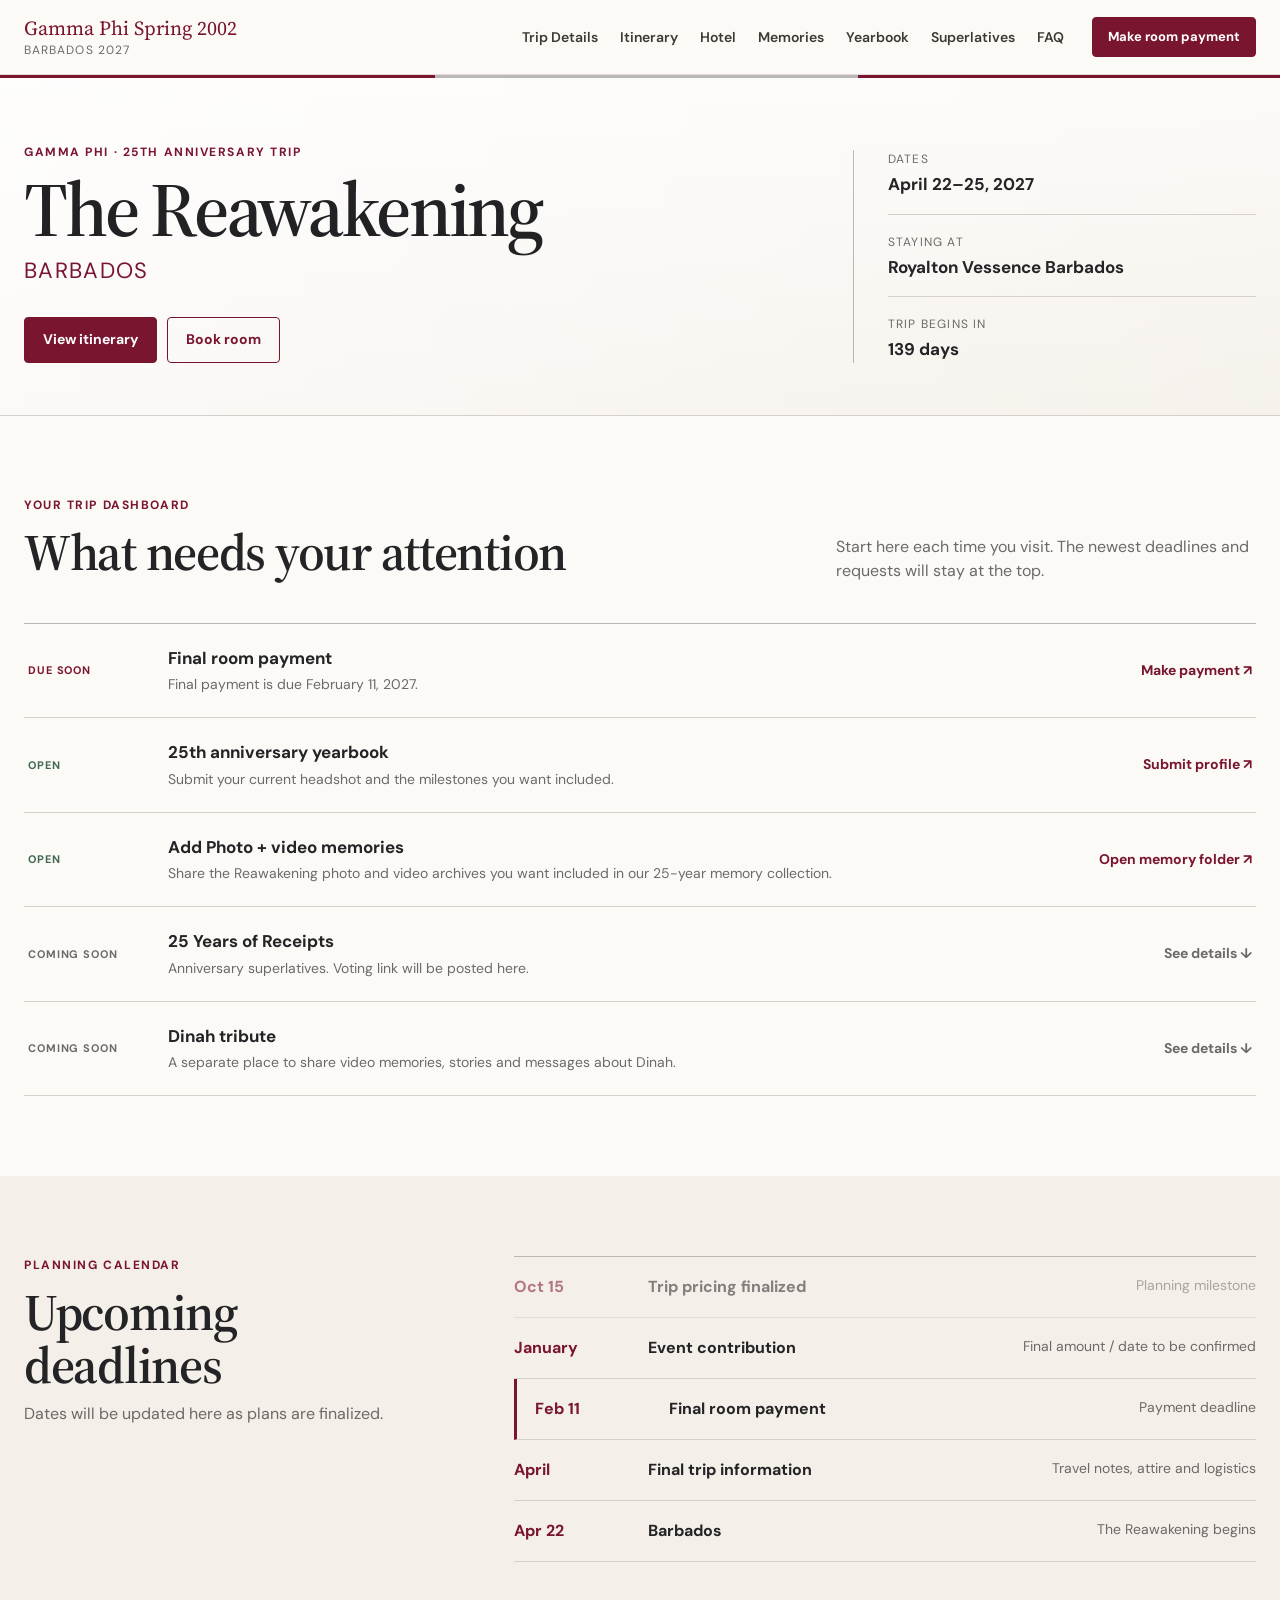
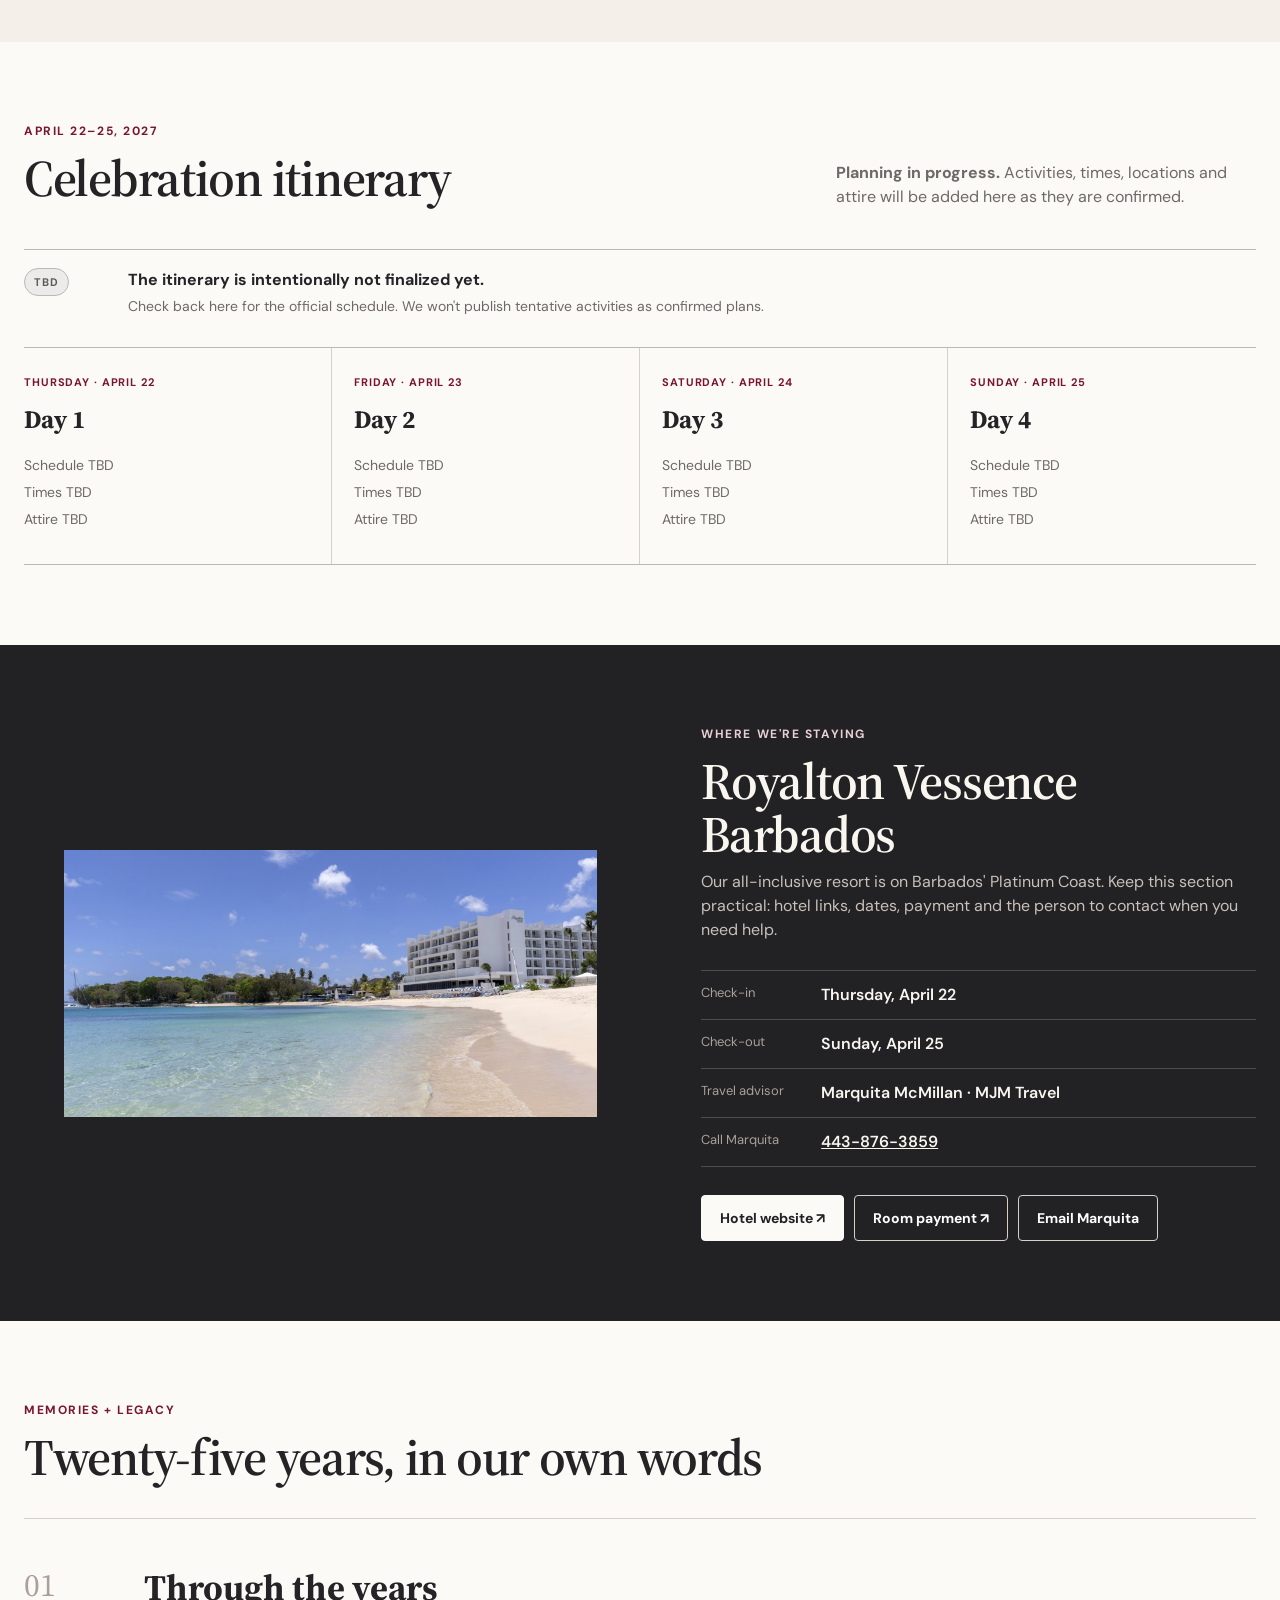
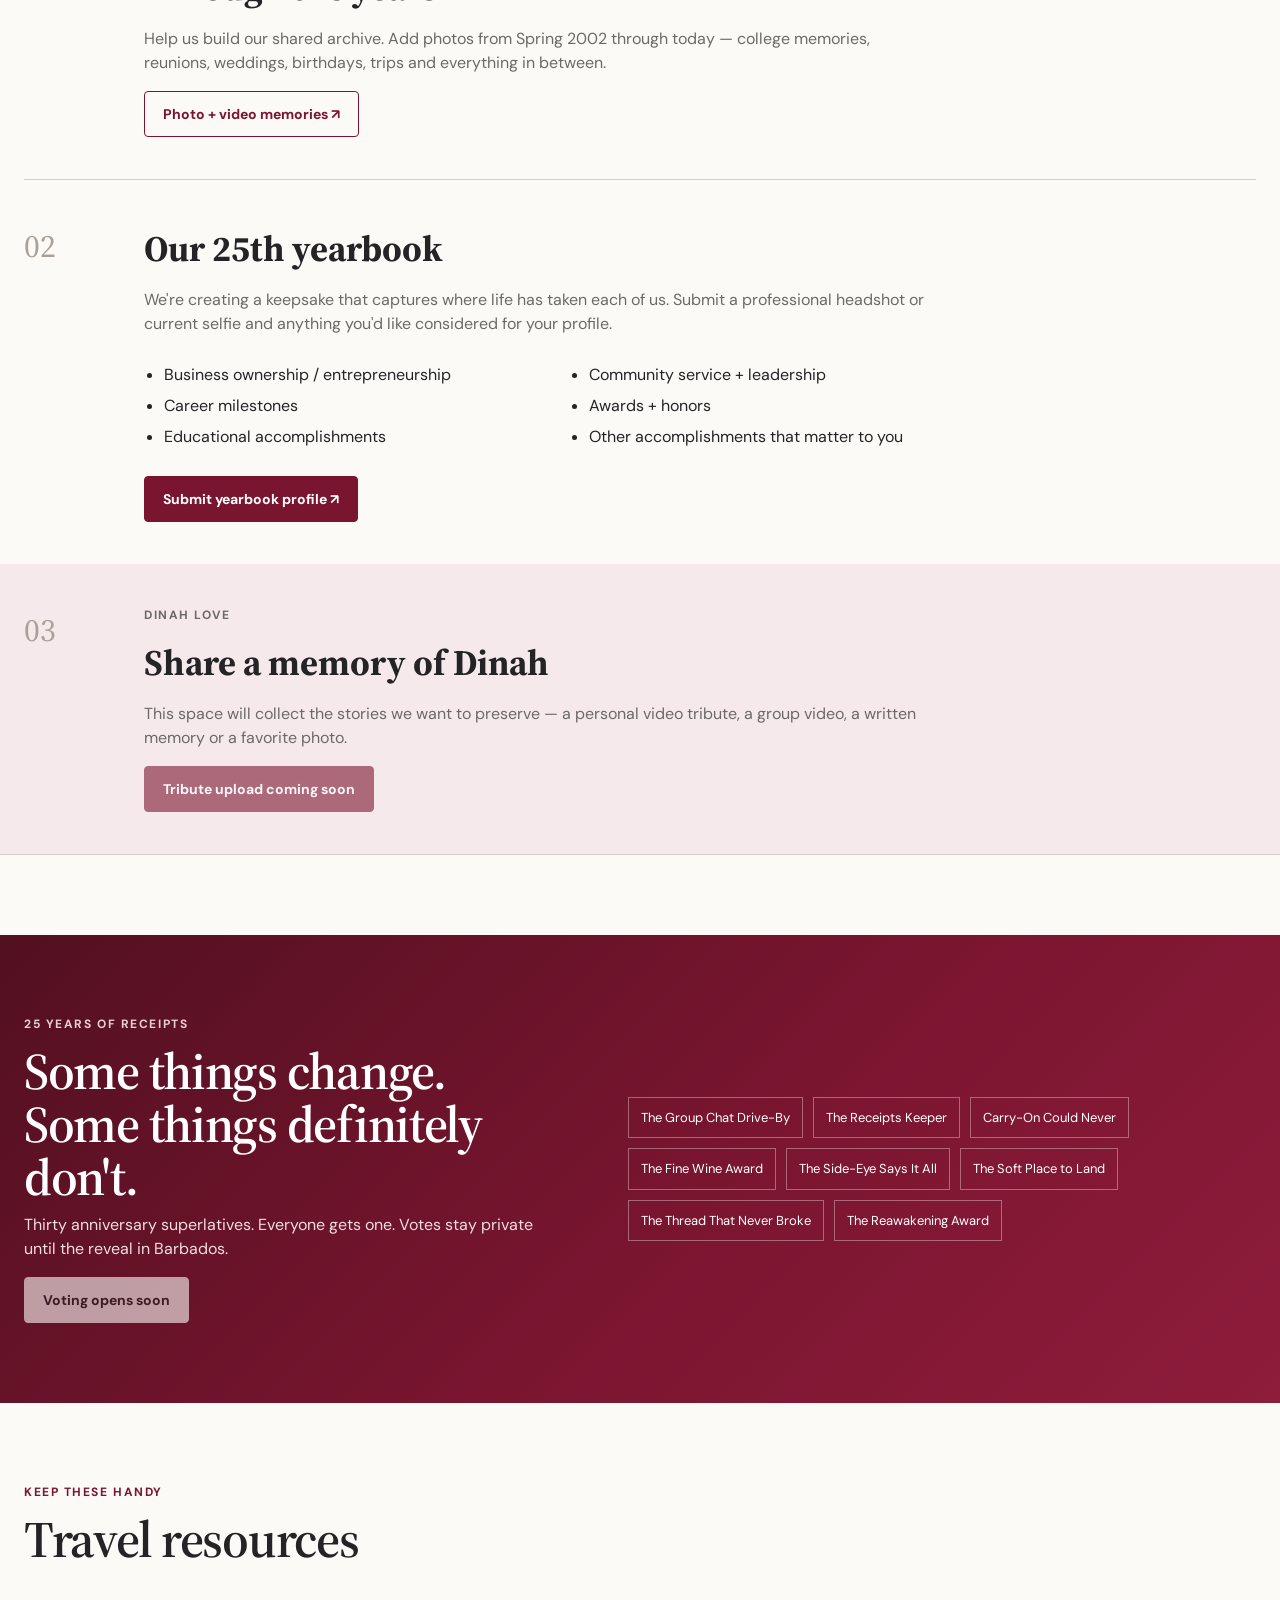
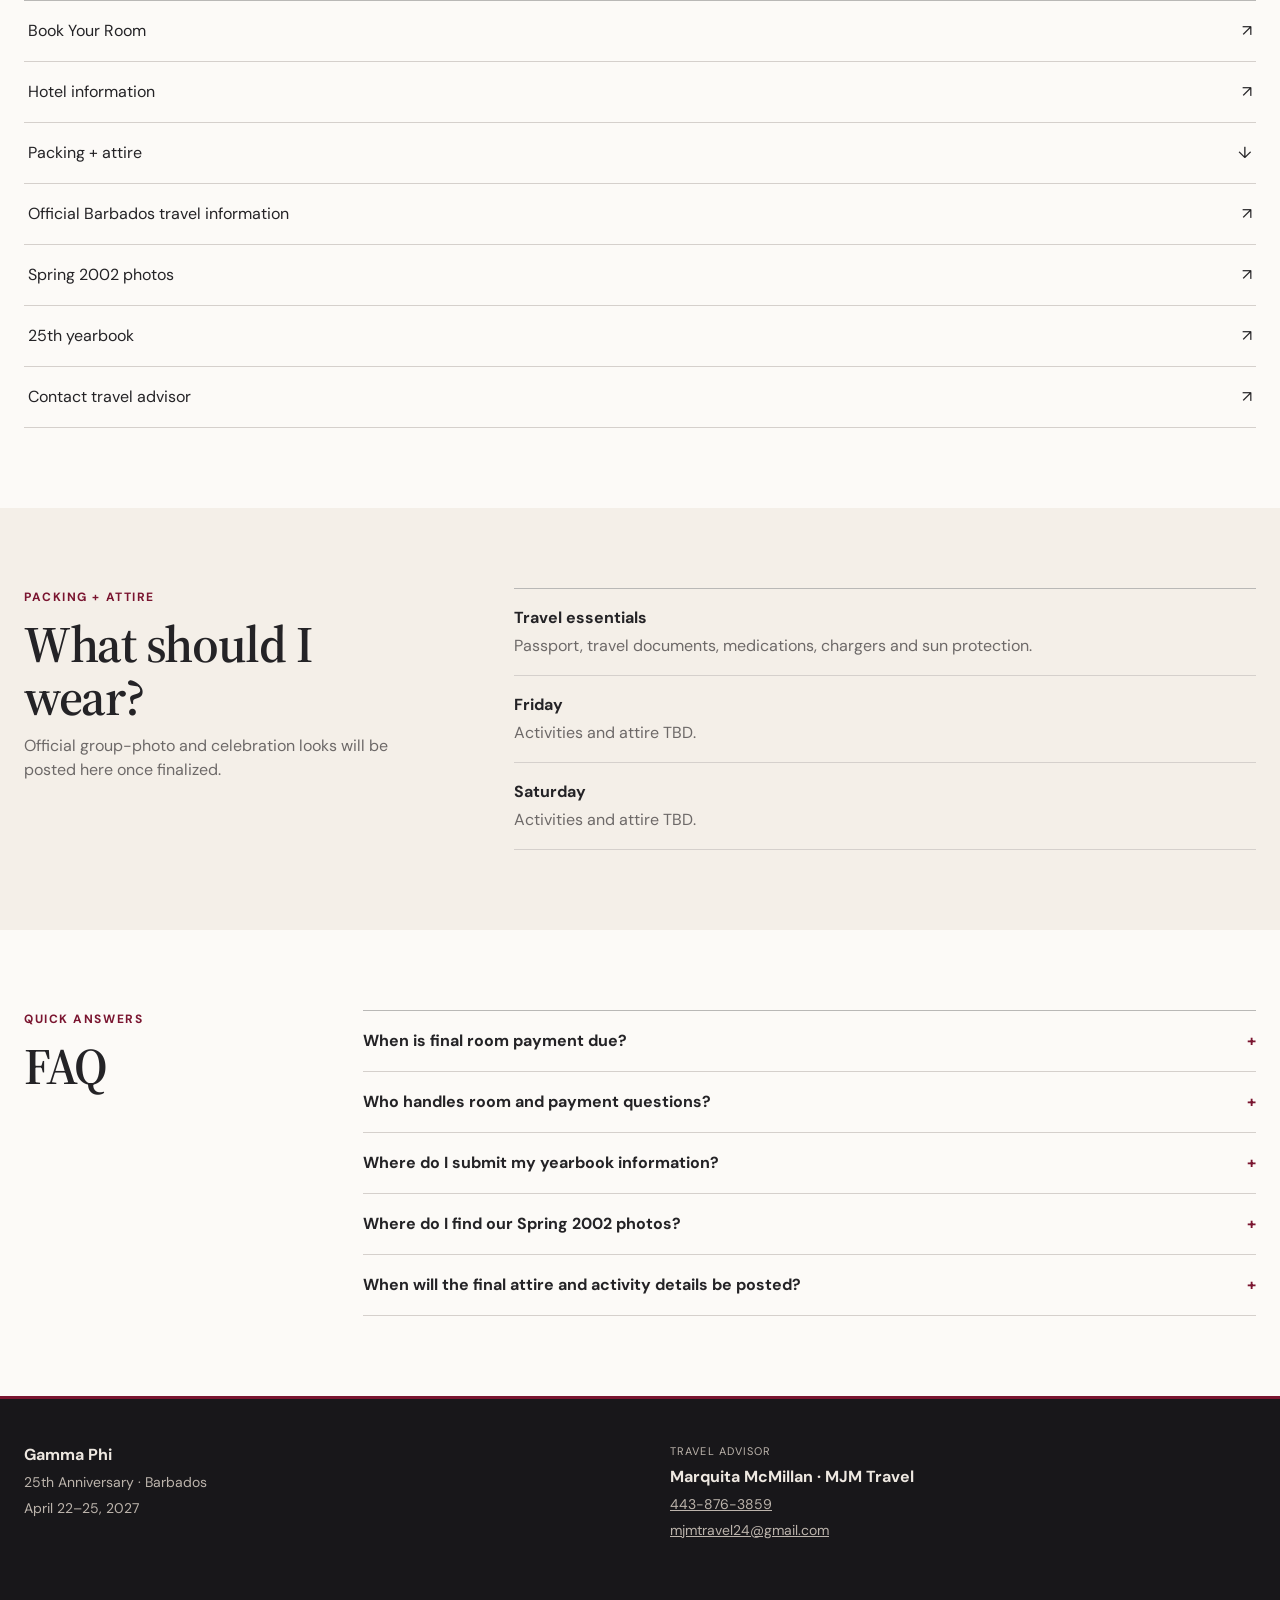
<file: index.html>
<!doctype html>
<html lang="en">
<head>
  <meta charset="utf-8" />
  <meta name="viewport" content="width=device-width, initial-scale=1" />
  <meta name="description" content="The Reawakening — Gamma Phi 25th anniversary trip to Barbados, April 22–25, 2027." />
  <meta name="theme-color" content="#7A1530" />
  <title>The Reawakening | Gamma Phi Barbados 2027</title>
  <link rel="preconnect" href="https://fonts.googleapis.com">
  <link rel="preconnect" href="https://fonts.gstatic.com" crossorigin>
  <link href="https://fonts.googleapis.com/css2?family=DM+Sans:wght@400;500;600;700&family=Libre+Franklin:wght@400;500;600&family=Source+Serif+4:opsz,wght@8..60,600&display=swap" rel="stylesheet">
  <link rel="stylesheet" href="styles.css" />
  <script defer src="script.js"></script>
</head>
<body>
  <a class="skip-link" href="#main">Skip to content</a>

  <header class="site-header" id="home">
    <div class="nav-wrap">
      <a class="brand" href="#home" aria-label="Gamma Phi Barbados 2027 home">
        <span class="brand-name">Gamma Phi Spring 2002</span>
        <span class="brand-trip">Barbados 2027</span>
      </a>

      <button class="menu-button" type="button" aria-expanded="false" aria-controls="primary-nav">
        <span>Menu</span>
        <span class="menu-lines" aria-hidden="true"></span>
      </button>

      <nav id="primary-nav" class="primary-nav" aria-label="Primary navigation">
        <a href="#trip">Trip Details</a>
        <a href="#itinerary">Itinerary</a>
        <a href="#hotel">Hotel</a>
        <a href="#memories">Memories</a>
        <a href="#yearbook">Yearbook</a>
        <a href="#receipts">Superlatives</a>
        <a href="#faq">FAQ</a>
      </nav>

      <a class="button button-small header-payment" href="https://res.funjet.com/specialsssl/deal.aspx?deal=6086&vendor=FJ1&promocode=CGFJREAWAKENING&plcode=1054MAMC&gssourcecode=groups&plcodeversion=3" target="_blank" rel="noopener">Make room payment</a>
    </div>
  </header>

  <main id="main">
    <section class="trip-intro" id="trip">
      <div class="container trip-intro-grid">
        <div>
          <p class="eyebrow">Gamma Phi · 25th anniversary trip</p>
          <h1>The Reawakening</h1>
          <p class="destination">Barbados</p>
          <div class="intro-actions">
            <a class="button" href="#itinerary">View itinerary</a>
            <a class="button button-outline" href="https://res.funjet.com/specialsssl/deal.aspx?deal=6086&vendor=FJ1&promocode=CGFJREAWAKENING&plcode=1054MAMC&gssourcecode=groups&plcodeversion=3" target="_blank" rel="noopener">Book room </a>
          </div>
        </div>

        <aside class="trip-facts" aria-label="Trip summary">
          <div>
            <span class="fact-label">Dates</span>
            <strong>April 22–25, 2027</strong>
          </div>
          <div>
            <span class="fact-label">Staying at</span>
            <strong>Royalton Vessence Barbados</strong>
          </div>
          <div>
            <span class="fact-label">Trip begins in</span>
            <strong id="countdown" aria-live="polite">Calculating…</strong>
          </div>
        </aside>
      </div>
    </section>

    <section class="attention section" aria-labelledby="attention-title">
      <div class="container">
        <div class="section-heading split-heading">
          <div>
            <p class="eyebrow">Your trip dashboard</p>
            <h2 id="attention-title">What needs your attention</h2>
          </div>
          <p>Start here each time you visit. The newest deadlines and requests will stay at the top.</p>
        </div>

        <div class="task-list">
          <article class="task-row">
            <div class="status status-due">Due soon</div>
            <div class="task-copy">
              <h3>Final room payment</h3>
              <p>Final payment is due February 11, 2027.</p>
            </div>
            <a class="text-link" href="https://res.funjet.com/specialsssl/deal.aspx?deal=6086&vendor=FJ1&promocode=CGFJREAWAKENING&plcode=1054MAMC&gssourcecode=groups&plcodeversion=3" target="_blank" rel="noopener">Make payment <span aria-hidden="true">↗</span></a>
          </article>

          <article class="task-row">
            <div class="status status-open">Open</div>
            <div class="task-copy">
              <h3>25th anniversary yearbook</h3>
              <p>Submit your current headshot and the milestones you want included.</p>
            </div>
            <a class="text-link" href="https://docs.google.com/forms/d/e/1FAIpQLSeCnkCT-dSb9uvwuLBDAZEl0LzPGtIhXgYBKmc4ekPdeGg1RQ/viewform?usp=sharing&ouid=111301356838141205002" target="_blank" rel="noopener">Submit profile <span aria-hidden="true">↗</span></a>
          </article>

              <article class="task-row">
            <div class="status status-open">Open</div>
            <div class="task-copy">
              <h3>Add Photo + video memories</h3>
              <p>Share the Reawakening photo and video archives you want included in our 25-year memory collection.</p>
            </div>
            <a class="text-link" href="https://drive.google.com/drive/folders/1qH9M0mg3jP6Vq0okQJnkiacWS68esvJN" target="_blank" rel="noopener">Open memory folder <span aria-hidden="true">↗</span></a>
          </article>

          <article class="task-row">
            <div class="status status-soon">Coming soon</div>
            <div class="task-copy">
              <h3>25 Years of Receipts</h3>
              <p>Anniversary superlatives. Voting link will be posted here.</p>
            </div>
            <a class="text-link muted-link" href="#receipts">See details <span aria-hidden="true">↓</span></a>
          </article>

          <article class="task-row">
            <div class="status status-soon">Coming soon</div>
            <div class="task-copy">
              <h3>Dinah tribute</h3>
              <p>A separate place to share video memories, stories and messages about Dinah.</p>
            </div>
            <a class="text-link muted-link" href="#dinah">See details <span aria-hidden="true">↓</span></a>
          </article>
        </div>
      </div>
    </section>

    <section class="deadlines section section-muted" aria-labelledby="deadlines-title">
      <div class="container two-col">
        <div>
          <p class="eyebrow">Planning calendar</p>
          <h2 id="deadlines-title">Upcoming deadlines</h2>
          <p class="section-note">Dates will be updated here as plans are finalized.</p>
        </div>
        <ol class="timeline">
          <li class="complete">
            <time datetime="2026-10-15">Oct 15</time>
            <div><strong>Trip pricing finalized</strong><span>Planning milestone</span></div>
          </li>
          <li>
            <time datetime="2027-01">January</time>
            <div><strong>Event contribution</strong><span>Final amount / date to be confirmed</span></div>
          </li>
          <li class="priority">
            <time datetime="2027-02-11">Feb 11</time>
            <div><strong>Final room payment</strong><span>Payment deadline</span></div>
          </li>
          <li>
            <time datetime="2027-04">April</time>
            <div><strong>Final trip information</strong><span>Travel notes, attire and logistics</span></div>
          </li>
          <li>
            <time datetime="2027-04-22">Apr 22</time>
            <div><strong>Barbados</strong><span>The Reawakening begins</span></div>
          </li>
        </ol>
      </div>
    </section>

    <section class="itinerary section" id="itinerary" aria-labelledby="itinerary-title">
      <div class="container">
        <div class="section-heading split-heading">
          <div>
            <p class="eyebrow">April 22–25, 2027</p>
            <h2 id="itinerary-title">Celebration itinerary</h2>
          </div>
          <p><strong>Planning in progress.</strong> Activities, times, locations and attire will be added here as they are confirmed.</p>
        </div>

        <div class="itinerary-notice" role="status">
          <span class="status status-soon">TBD</span>
          <div>
            <strong>The itinerary is intentionally not finalized yet.</strong>
            <p>Check back here for the official schedule. We won't publish tentative activities as confirmed plans.</p>
          </div>
        </div>

        <div class="days">
          <article class="day">
            <p class="day-label">Thursday · April 22</p>
            <h3>Day 1</h3>
            <ul><li>Schedule TBD</li><li>Times TBD</li><li>Attire TBD</li></ul>
          </article>
          <article class="day">
            <p class="day-label">Friday · April 23</p>
            <h3>Day 2</h3>
            <ul><li>Schedule TBD</li><li>Times TBD</li><li>Attire TBD</li></ul>
          </article>
          <article class="day">
            <p class="day-label">Saturday · April 24</p>
            <h3>Day 3</h3>
            <ul><li>Schedule TBD</li><li>Times TBD</li><li>Attire TBD</li></ul>
          </article>
          <article class="day">
            <p class="day-label">Sunday · April 25</p>
            <h3>Day 4</h3>
            <ul><li>Schedule TBD</li><li>Times TBD</li><li>Attire TBD</li></ul>
          </article>
        </div>
      </div>
    </section>

    <section class="hotel section section-dark" id="hotel" aria-labelledby="hotel-title">
      <div class="container hotel-grid">
        <figure class="hotel-visual">
          <img
            class="hotel-photo"
            src="royalton-barbados.jpg"
            alt="Royalton Vessence Barbados beside a sandy beach and turquoise Caribbean water"
            width="1764"
            height="884"
            loading="lazy"
            decoding="async"
          />
        </figure>
        <div class="hotel-copy">
          <p class="eyebrow light">Where we're staying</p>
          <h2 id="hotel-title">Royalton Vessence Barbados</h2>
          <p>Our all-inclusive resort is on Barbados' Platinum Coast. Keep this section practical: hotel links, dates, payment and the person to contact when you need help.</p>
          <dl class="detail-list">
            <div><dt>Check-in</dt><dd>Thursday, April 22</dd></div>
            <div><dt>Check-out</dt><dd>Sunday, April 25</dd></div>
            <div><dt>Travel advisor</dt><dd>Marquita McMillan · MJM Travel</dd></div>
            <div><dt>Call Marquita</dt><dd><a class="hotel-phone" href="tel:+14438763859">443-876-3859</a></dd></div>
          </dl>
          <div class="button-row">
            <a class="button button-light" href="https://www.royaltonresorts.com/resorts/vessence-barbados" target="_blank" rel="noopener">Hotel website ↗</a>
            <a class="button button-ghost-light" href="https://res.funjet.com/specialsssl/deal.aspx?deal=6086&vendor=FJ1&promocode=CGFJREAWAKENING&plcode=1054MAMC&gssourcecode=groups&plcodeversion=3" target="_blank" rel="noopener">Room payment ↗</a>
            <a class="button button-ghost-light" href="mailto:mjmtravel24@gmail.com?subject=Gamma%20Phi%20Barbados%202027%20Travel%20Question">Email Marquita</a>
          </div>
        </div>
      </div>
    </section>

    <section class="memories section" id="memories" aria-labelledby="memories-title">
      <div class="container">
        <div class="section-heading">
          <p class="eyebrow">Memories + legacy</p>
          <h2 id="memories-title">Twenty-five years, in our own words</h2>
        </div>

        <article class="memory-feature">
          <div class="memory-number">01</div>
          <div>
            <h3>Through the years</h3>
            <p>Help us build our shared archive. Add photos from Spring 2002 through today — college memories, reunions, weddings, birthdays, trips and everything in between.</p>
            <div class="button-row">
              <a class="button button-outline" href="https://drive.google.com/drive/folders/1qH9M0mg3jP6Vq0okQJnkiacWS68esvJN" target="_blank" rel="noopener">Photo + video memories ↗</a>
            </div>
          </div>
        </article>

        <article class="memory-feature" id="yearbook">
          <div class="memory-number">02</div>
          <div>
            <h3>Our 25th yearbook</h3>
            <p>We're creating a keepsake that captures where life has taken each of us. Submit a professional headshot or current selfie and anything you'd like considered for your profile.</p>
            <div class="yearbook-columns">
              <ul>
                <li>Business ownership / entrepreneurship</li>
                <li>Career milestones</li>
                <li>Educational accomplishments</li>
              </ul>
              <ul>
                <li>Community service + leadership</li>
                <li>Awards + honors</li>
                <li>Other accomplishments that matter to you</li>
              </ul>
            </div>
            <a class="button" href="https://docs.google.com/forms/d/e/1FAIpQLSeCnkCT-dSb9uvwuLBDAZEl0LzPGtIhXgYBKmc4ekPdeGg1RQ/viewform?usp=sharing&ouid=111301356838141205002" target="_blank" rel="noopener">Submit yearbook profile ↗</a>
          </div>
        </article>

        <article class="memory-feature dinah" id="dinah">
          <div class="memory-number">03</div>
          <div>
            <p class="eyebrow">Dinah Love</p>
            <h3>Share a memory of Dinah</h3>
            <p>This space will collect the stories we want to preserve — a personal video tribute, a group video, a written memory or a favorite photo.</p>
            <button class="button button-disabled" type="button" disabled>Tribute upload coming soon</button>
          </div>
        </article>
      </div>
    </section>

    <section class="receipts section section-crimson" id="receipts" aria-labelledby="receipts-title">
      <div class="container receipts-grid">
        <div>
          <p class="eyebrow light">25 Years of Receipts</p>
          <h2 id="receipts-title">Some things change.<br>Some things definitely don't.</h2>
          <p>Thirty anniversary superlatives. Everyone gets one. Votes stay private until the reveal in Barbados.</p>
          <button class="button button-light button-disabled" type="button" disabled>Voting opens soon</button>
        </div>
        <div class="award-samples" aria-label="Sample superlatives">
          <span>The Group Chat Drive-By</span>
          <span>The Receipts Keeper</span>
          <span>Carry-On Could Never</span>
          <span>The Fine Wine Award</span>
          <span>The Side-Eye Says It All</span>
          <span>The Soft Place to Land</span>
          <span>The Thread That Never Broke</span>
          <span>The Reawakening Award</span>
        </div>
      </div>
    </section>

    <section class="resources section" aria-labelledby="resources-title">
      <div class="container">
        <div class="section-heading">
          <p class="eyebrow">Keep these handy</p>
          <h2 id="resources-title">Travel resources</h2>
        </div>
        <div class="resource-list">
          <a href="https://res.funjet.com/specialsssl/deal.aspx?deal=6086&vendor=FJ1&promocode=CGFJREAWAKENING&plcode=1054MAMC&gssourcecode=groups&plcodeversion=3" target="_blank" rel="noopener"><span>Book Your Room</span><span>↗</span></a>
          <a href="https://www.royaltonresorts.com/resorts/vessence-barbados" target="_blank" rel="noopener"><span>Hotel information</span><span>↗</span></a>
          <a href="#packing"><span>Packing + attire</span><span>↓</span></a>
          <a href="https://www.visitbarbados.org/plan-your-trip/travel-information" target="_blank" rel="noopener"><span>Official Barbados travel information</span><span>↗</span></a>
          <a href="https://drive.google.com/drive/folders/1wv4zhEvVNZA3pOpkB2Ie7NTZiMZqrJFT?usp=sharing" target="_blank" rel="noopener"><span>Spring 2002 photos</span><span>↗</span></a>
          <a href="https://docs.google.com/forms/d/e/1FAIpQLSeCnkCT-dSb9uvwuLBDAZEl0LzPGtIhXgYBKmc4ekPdeGg1RQ/viewform?usp=sharing&ouid=111301356838141205002" target="_blank" rel="noopener"><span>25th yearbook</span><span>↗</span></a>
          <a href="mailto:mjmtravel24@gmail.com"><span>Contact travel advisor</span><span>↗</span></a>
        </div>
      </div>
    </section>

    <section class="packing section section-muted" id="packing" aria-labelledby="packing-title">
      <div class="container two-col">
        <div>
          <p class="eyebrow">Packing + attire</p>
          <h2 id="packing-title">What should I wear?</h2>
          <p class="section-note">Official group-photo and celebration looks will be posted here once finalized.</p>
        </div>
        <div class="packing-notes">
          <div><strong>Travel essentials</strong><p>Passport, travel documents, medications, chargers and sun protection.</p></div>
          <div><strong>Friday</strong><p>Activities and attire TBD.</p></div>
          <div><strong>Saturday</strong><p>Activities and attire TBD.</p></div>
        </div>
      </div>
    </section>

    <section class="faq section" id="faq" aria-labelledby="faq-title">
      <div class="container faq-grid">
        <div>
          <p class="eyebrow">Quick answers</p>
          <h2 id="faq-title">FAQ</h2>
        </div>
        <div class="accordion">
          <details>
            <summary>When is final room payment due?</summary>
            <p>February 11, 2027. Use the official group booking/payment page linked throughout this site.</p>
          </details>
          <details>
            <summary>Who handles room and payment questions?</summary>
            <p>Marquita McMillan, MJM Travel · 443-876-3859 · mjmtravel24@gmail.com.</p>
          </details>
          <details>
            <summary>Where do I submit my yearbook information?</summary>
            <p>Use the “Submit yearbook profile” link in the Yearbook section. It opens the group's Google Form.</p>
          </details>
          <details>
            <summary>Where do I find our Spring 2002 photos?</summary>
            <p>Use the “Through the years” section or the Travel Resources list. Both link to the shared Google Drive folder.</p>
          </details>
          <details>
            <summary>When will the final attire and activity details be posted?</summary>
            <p>As decisions are finalized, they will be added to the dashboard, itinerary and Packing + Attire section.</p>
          </details>
        </div>
      </div>
    </section>
  </main>

  <footer class="site-footer">
    <div class="container footer-grid">
      <div>
        <strong>Gamma Phi</strong>
        <span>25th Anniversary · Barbados</span>
        <span>April 22–25, 2027</span>
      </div>
      <div>
        <span class="footer-label">Travel advisor</span>
        <strong>Marquita McMillan · MJM Travel</strong>
        <a href="tel:+14438763859">443-876-3859</a>
        <a href="mailto:mjmtravel24@gmail.com">mjmtravel24@gmail.com</a>
      </div>
    </div>
  </footer>

  <div class="mobile-action-bar" aria-label="Mobile quick actions">
    <a href="#home">Trip home</a>
    <a href="https://res.funjet.com/specialsssl/deal.aspx?deal=6086&vendor=FJ1&promocode=CGFJREAWAKENING&plcode=1054MAMC&gssourcecode=groups&plcodeversion=3" target="_blank" rel="noopener">Make payment ↗</a>
  </div>
</body>
</html>
</file>
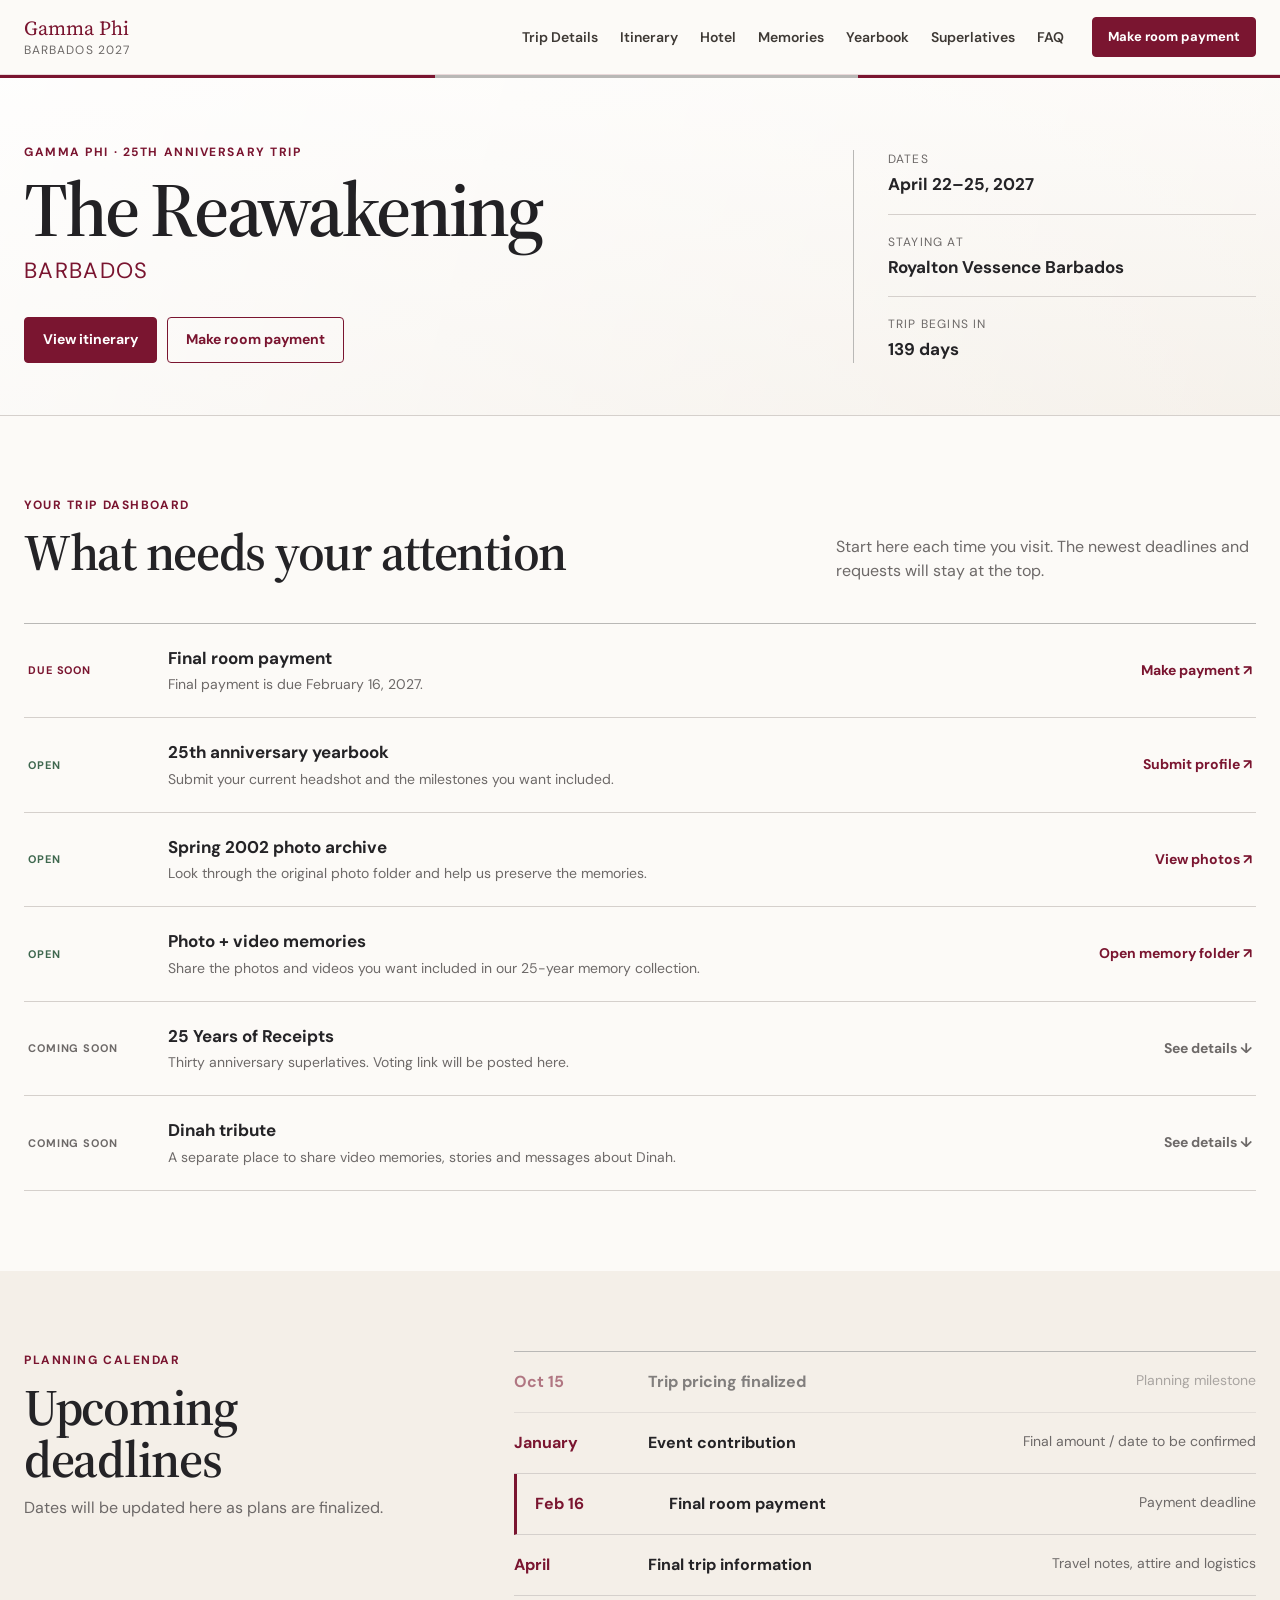
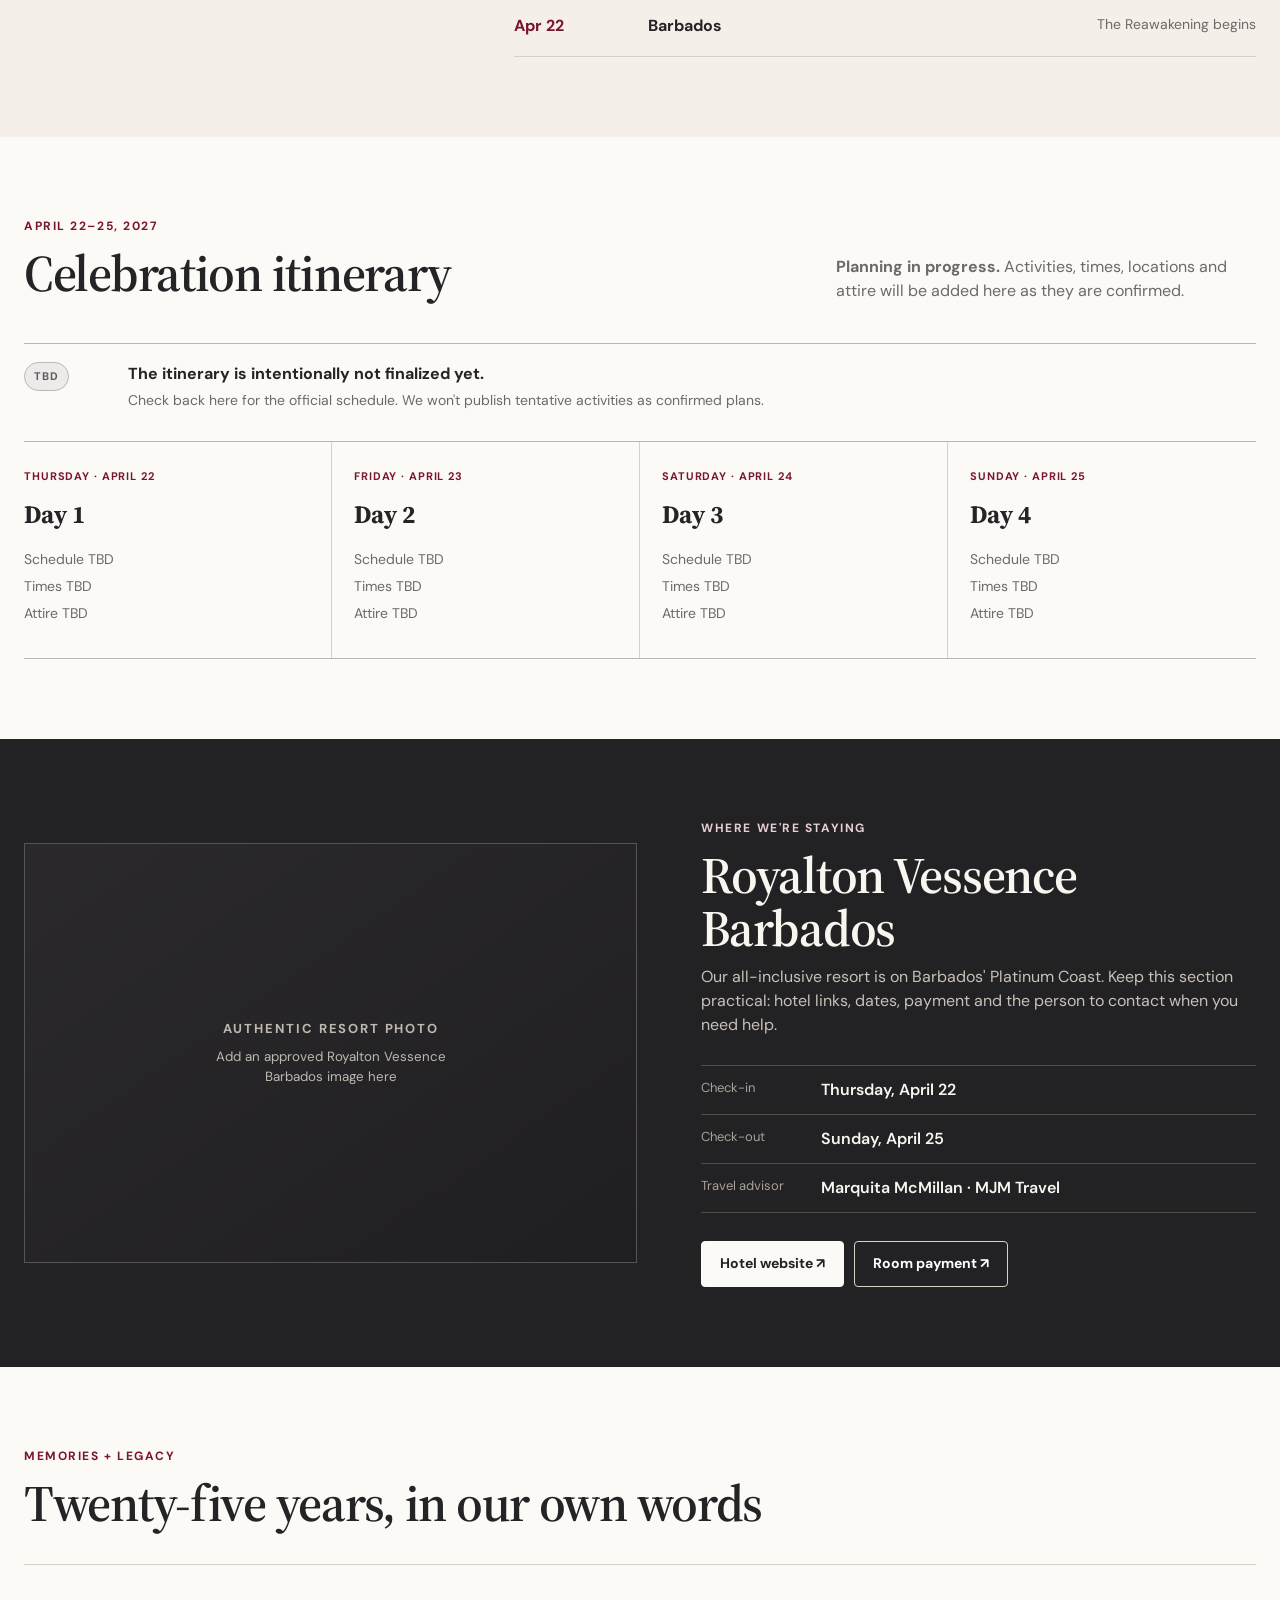
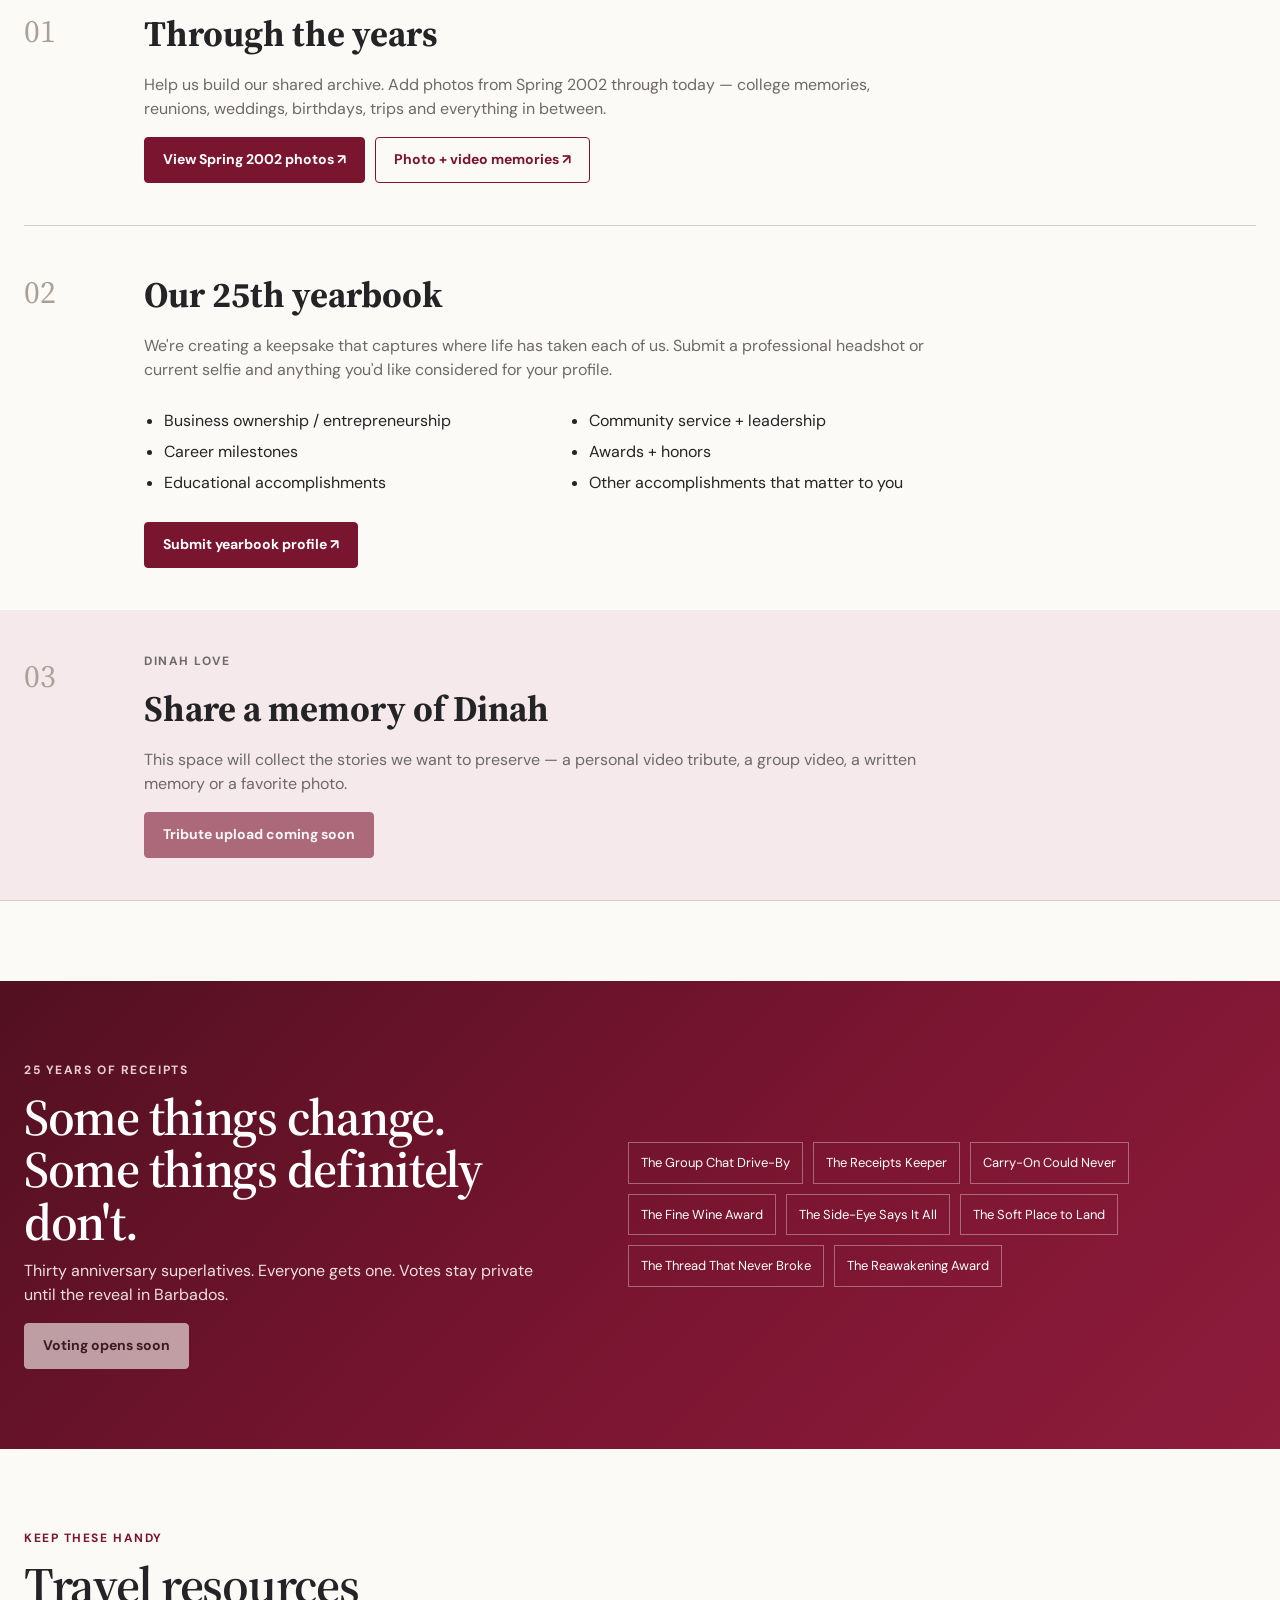
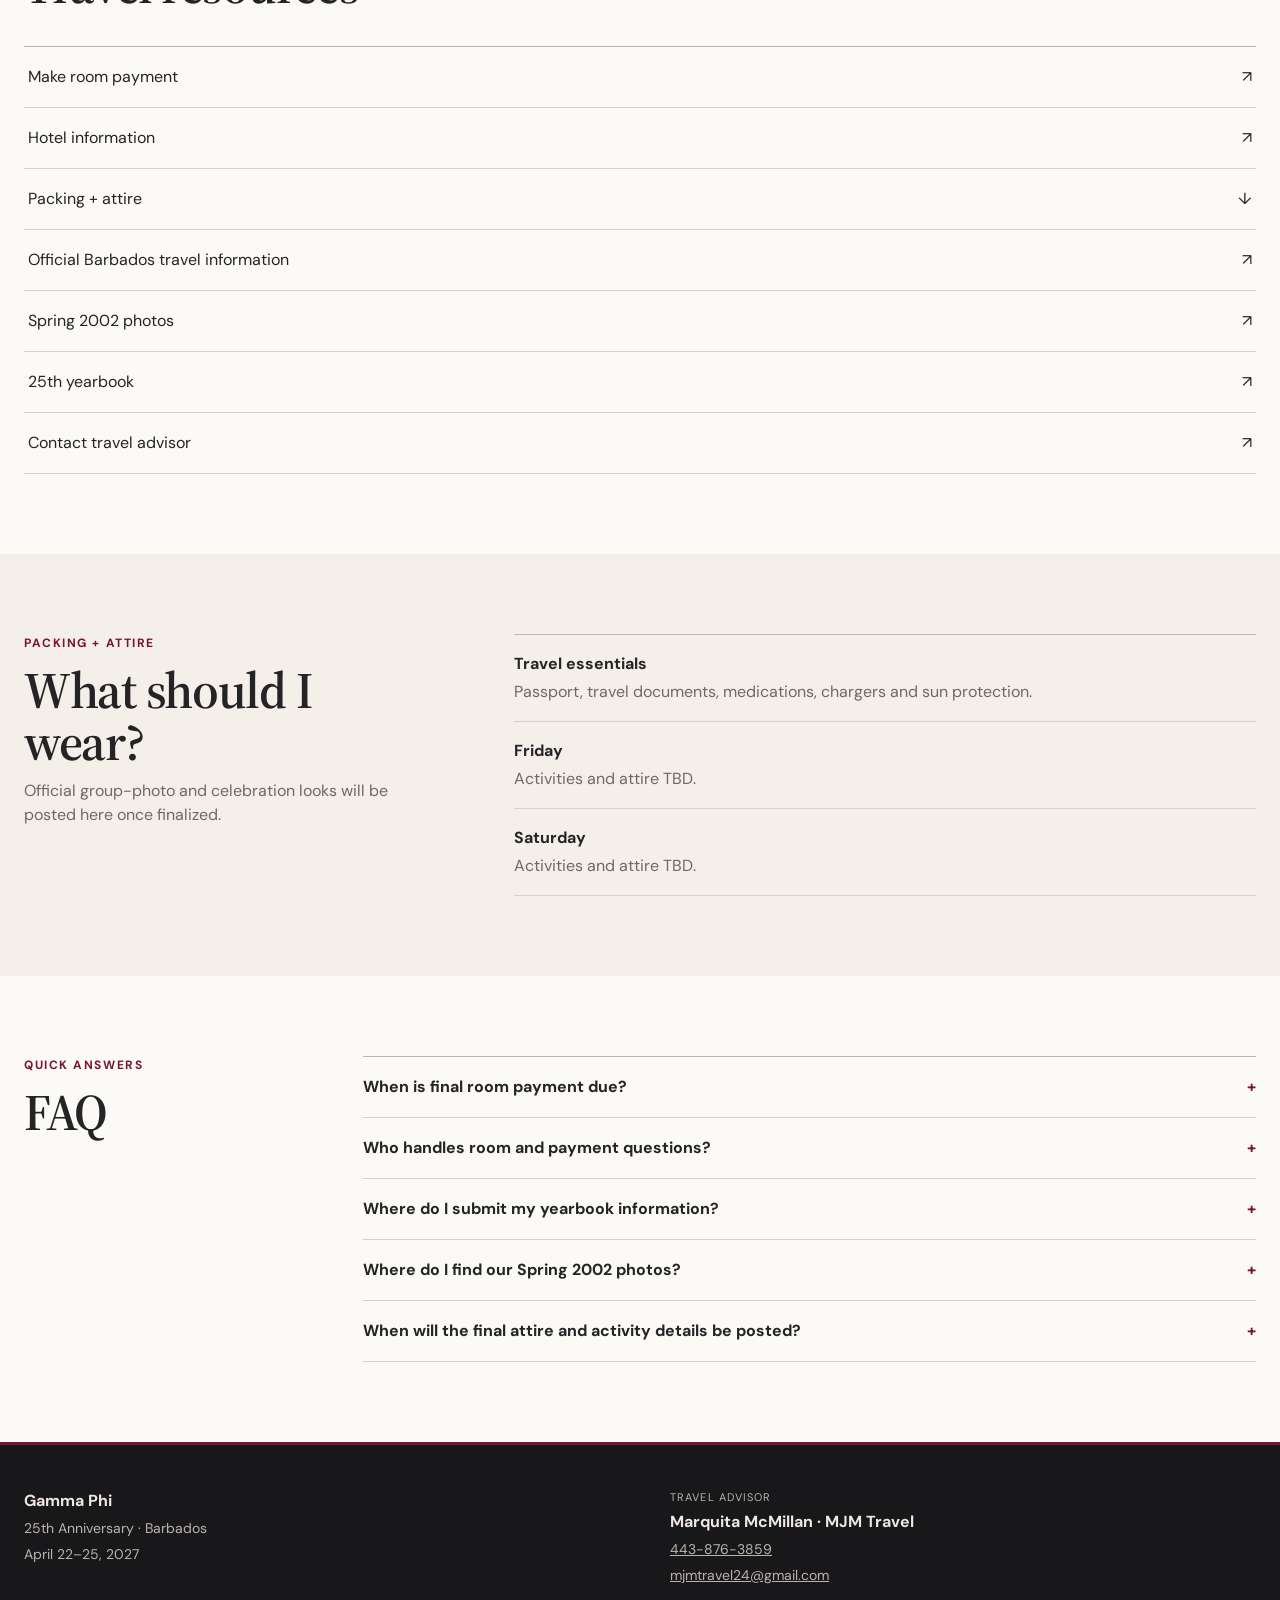
<file: github-index.html>
<!doctype html>
<html lang="en">
<head>
  <meta charset="utf-8" />
  <meta name="viewport" content="width=device-width, initial-scale=1" />
  <meta name="description" content="The Reawakening — Gamma Phi 25th anniversary trip to Barbados, April 22–25, 2027." />
  <meta name="theme-color" content="#7A1530" />
  <title>The Reawakening | Gamma Phi Barbados 2027</title>
  <link rel="preconnect" href="https://fonts.googleapis.com">
  <link rel="preconnect" href="https://fonts.gstatic.com" crossorigin>
  <link href="https://fonts.googleapis.com/css2?family=DM+Sans:wght@400;500;600;700&family=Libre+Franklin:wght@400;500;600&family=Source+Serif+4:opsz,wght@8..60,600&display=swap" rel="stylesheet">
  <link rel="stylesheet" href="styles.css" />
  <script defer src="script.js"></script>
</head>
<body>
  <a class="skip-link" href="#main">Skip to content</a>

  <header class="site-header" id="home">
    <div class="nav-wrap">
      <a class="brand" href="#home" aria-label="Gamma Phi Barbados 2027 home">
        <span class="brand-name">Gamma Phi</span>
        <span class="brand-trip">Barbados 2027</span>
      </a>

      <button class="menu-button" type="button" aria-expanded="false" aria-controls="primary-nav">
        <span>Menu</span>
        <span class="menu-lines" aria-hidden="true"></span>
      </button>

      <nav id="primary-nav" class="primary-nav" aria-label="Primary navigation">
        <a href="#trip">Trip Details</a>
        <a href="#itinerary">Itinerary</a>
        <a href="#hotel">Hotel</a>
        <a href="#memories">Memories</a>
        <a href="#yearbook">Yearbook</a>
        <a href="#receipts">Superlatives</a>
        <a href="#faq">FAQ</a>
      </nav>

      <a class="button button-small header-payment" href="https://res.funjet.com/specialsssl/deal.aspx?deal=6086&vendor=FJ1&promocode=CGFJREAWAKENING&plcode=1054MAMC&gssourcecode=groups&plcodeversion=3" target="_blank" rel="noopener">Make room payment</a>
    </div>
  </header>

  <main id="main">
    <section class="trip-intro" id="trip">
      <div class="container trip-intro-grid">
        <div>
          <p class="eyebrow">Gamma Phi · 25th anniversary trip</p>
          <h1>The Reawakening</h1>
          <p class="destination">Barbados</p>
          <div class="intro-actions">
            <a class="button" href="#itinerary">View itinerary</a>
            <a class="button button-outline" href="https://res.funjet.com/specialsssl/deal.aspx?deal=6086&vendor=FJ1&promocode=CGFJREAWAKENING&plcode=1054MAMC&gssourcecode=groups&plcodeversion=3" target="_blank" rel="noopener">Make room payment</a>
          </div>
        </div>

        <aside class="trip-facts" aria-label="Trip summary">
          <div>
            <span class="fact-label">Dates</span>
            <strong>April 22–25, 2027</strong>
          </div>
          <div>
            <span class="fact-label">Staying at</span>
            <strong>Royalton Vessence Barbados</strong>
          </div>
          <div>
            <span class="fact-label">Trip begins in</span>
            <strong id="countdown" aria-live="polite">Calculating…</strong>
          </div>
        </aside>
      </div>
    </section>

    <section class="attention section" aria-labelledby="attention-title">
      <div class="container">
        <div class="section-heading split-heading">
          <div>
            <p class="eyebrow">Your trip dashboard</p>
            <h2 id="attention-title">What needs your attention</h2>
          </div>
          <p>Start here each time you visit. The newest deadlines and requests will stay at the top.</p>
        </div>

        <div class="task-list">
          <article class="task-row">
            <div class="status status-due">Due soon</div>
            <div class="task-copy">
              <h3>Final room payment</h3>
              <p>Final payment is due February 16, 2027.</p>
            </div>
            <a class="text-link" href="https://res.funjet.com/specialsssl/deal.aspx?deal=6086&vendor=FJ1&promocode=CGFJREAWAKENING&plcode=1054MAMC&gssourcecode=groups&plcodeversion=3" target="_blank" rel="noopener">Make payment <span aria-hidden="true">↗</span></a>
          </article>

          <article class="task-row">
            <div class="status status-open">Open</div>
            <div class="task-copy">
              <h3>25th anniversary yearbook</h3>
              <p>Submit your current headshot and the milestones you want included.</p>
            </div>
            <a class="text-link" href="https://docs.google.com/forms/d/e/1FAIpQLSeCnkCT-dSb9uvwuLBDAZEl0LzPGtIhXgYBKmc4ekPdeGg1RQ/viewform?usp=sharing&ouid=111301356838141205002" target="_blank" rel="noopener">Submit profile <span aria-hidden="true">↗</span></a>
          </article>

          <article class="task-row">
            <div class="status status-open">Open</div>
            <div class="task-copy">
              <h3>Spring 2002 photo archive</h3>
              <p>Look through the original photo folder and help us preserve the memories.</p>
            </div>
            <a class="text-link" href="https://drive.google.com/drive/folders/1wv4zhEvVNZA3pOpkB2Ie7NTZiMZqrJFT?usp=sharing" target="_blank" rel="noopener">View photos <span aria-hidden="true">↗</span></a>
          </article>

          <article class="task-row">
            <div class="status status-open">Open</div>
            <div class="task-copy">
              <h3>Photo + video memories</h3>
              <p>Share the photos and videos you want included in our 25-year memory collection.</p>
            </div>
            <a class="text-link" href="https://drive.google.com/drive/folders/1qH9M0mg3jP6Vq0okQJnkiacWS68esvJN" target="_blank" rel="noopener">Open memory folder <span aria-hidden="true">↗</span></a>
          </article>

          <article class="task-row">
            <div class="status status-soon">Coming soon</div>
            <div class="task-copy">
              <h3>25 Years of Receipts</h3>
              <p>Thirty anniversary superlatives. Voting link will be posted here.</p>
            </div>
            <a class="text-link muted-link" href="#receipts">See details <span aria-hidden="true">↓</span></a>
          </article>

          <article class="task-row">
            <div class="status status-soon">Coming soon</div>
            <div class="task-copy">
              <h3>Dinah tribute</h3>
              <p>A separate place to share video memories, stories and messages about Dinah.</p>
            </div>
            <a class="text-link muted-link" href="#dinah">See details <span aria-hidden="true">↓</span></a>
          </article>
        </div>
      </div>
    </section>

    <section class="deadlines section section-muted" aria-labelledby="deadlines-title">
      <div class="container two-col">
        <div>
          <p class="eyebrow">Planning calendar</p>
          <h2 id="deadlines-title">Upcoming deadlines</h2>
          <p class="section-note">Dates will be updated here as plans are finalized.</p>
        </div>
        <ol class="timeline">
          <li class="complete">
            <time datetime="2026-10-15">Oct 15</time>
            <div><strong>Trip pricing finalized</strong><span>Planning milestone</span></div>
          </li>
          <li>
            <time datetime="2027-01">January</time>
            <div><strong>Event contribution</strong><span>Final amount / date to be confirmed</span></div>
          </li>
          <li class="priority">
            <time datetime="2027-02-16">Feb 16</time>
            <div><strong>Final room payment</strong><span>Payment deadline</span></div>
          </li>
          <li>
            <time datetime="2027-04">April</time>
            <div><strong>Final trip information</strong><span>Travel notes, attire and logistics</span></div>
          </li>
          <li>
            <time datetime="2027-04-22">Apr 22</time>
            <div><strong>Barbados</strong><span>The Reawakening begins</span></div>
          </li>
        </ol>
      </div>
    </section>

    <section class="itinerary section" id="itinerary" aria-labelledby="itinerary-title">
      <div class="container">
        <div class="section-heading split-heading">
          <div>
            <p class="eyebrow">April 22–25, 2027</p>
            <h2 id="itinerary-title">Celebration itinerary</h2>
          </div>
          <p><strong>Planning in progress.</strong> Activities, times, locations and attire will be added here as they are confirmed.</p>
        </div>

        <div class="itinerary-notice" role="status">
          <span class="status status-soon">TBD</span>
          <div>
            <strong>The itinerary is intentionally not finalized yet.</strong>
            <p>Check back here for the official schedule. We won't publish tentative activities as confirmed plans.</p>
          </div>
        </div>

        <div class="days">
          <article class="day">
            <p class="day-label">Thursday · April 22</p>
            <h3>Day 1</h3>
            <ul><li>Schedule TBD</li><li>Times TBD</li><li>Attire TBD</li></ul>
          </article>
          <article class="day">
            <p class="day-label">Friday · April 23</p>
            <h3>Day 2</h3>
            <ul><li>Schedule TBD</li><li>Times TBD</li><li>Attire TBD</li></ul>
          </article>
          <article class="day">
            <p class="day-label">Saturday · April 24</p>
            <h3>Day 3</h3>
            <ul><li>Schedule TBD</li><li>Times TBD</li><li>Attire TBD</li></ul>
          </article>
          <article class="day">
            <p class="day-label">Sunday · April 25</p>
            <h3>Day 4</h3>
            <ul><li>Schedule TBD</li><li>Times TBD</li><li>Attire TBD</li></ul>
          </article>
        </div>
      </div>
    </section>

    <section class="hotel section section-dark" id="hotel" aria-labelledby="hotel-title">
      <div class="container hotel-grid">
        <div class="photo-placeholder" role="img" aria-label="Placeholder for an authentic Royalton Vessence Barbados photograph">
          <span>AUTHENTIC RESORT PHOTO</span>
          <small>Add an approved Royalton Vessence Barbados image here</small>
        </div>
        <div class="hotel-copy">
          <p class="eyebrow light">Where we're staying</p>
          <h2 id="hotel-title">Royalton Vessence Barbados</h2>
          <p>Our all-inclusive resort is on Barbados' Platinum Coast. Keep this section practical: hotel links, dates, payment and the person to contact when you need help.</p>
          <dl class="detail-list">
            <div><dt>Check-in</dt><dd>Thursday, April 22</dd></div>
            <div><dt>Check-out</dt><dd>Sunday, April 25</dd></div>
            <div><dt>Travel advisor</dt><dd>Marquita McMillan · MJM Travel</dd></div>
          </dl>
          <div class="button-row">
            <a class="button button-light" href="https://www.royaltonresorts.com/resorts/vessence-barbados" target="_blank" rel="noopener">Hotel website ↗</a>
            <a class="button button-ghost-light" href="https://res.funjet.com/specialsssl/deal.aspx?deal=6086&vendor=FJ1&promocode=CGFJREAWAKENING&plcode=1054MAMC&gssourcecode=groups&plcodeversion=3" target="_blank" rel="noopener">Room payment ↗</a>
          </div>
        </div>
      </div>
    </section>

    <section class="memories section" id="memories" aria-labelledby="memories-title">
      <div class="container">
        <div class="section-heading">
          <p class="eyebrow">Memories + legacy</p>
          <h2 id="memories-title">Twenty-five years, in our own words</h2>
        </div>

        <article class="memory-feature">
          <div class="memory-number">01</div>
          <div>
            <h3>Through the years</h3>
            <p>Help us build our shared archive. Add photos from Spring 2002 through today — college memories, reunions, weddings, birthdays, trips and everything in between.</p>
            <div class="button-row">
              <a class="button" href="https://drive.google.com/drive/folders/1wv4zhEvVNZA3pOpkB2Ie7NTZiMZqrJFT?usp=sharing" target="_blank" rel="noopener">View Spring 2002 photos ↗</a>
              <a class="button button-outline" href="https://drive.google.com/drive/folders/1qH9M0mg3jP6Vq0okQJnkiacWS68esvJN" target="_blank" rel="noopener">Photo + video memories ↗</a>
            </div>
          </div>
        </article>

        <article class="memory-feature" id="yearbook">
          <div class="memory-number">02</div>
          <div>
            <h3>Our 25th yearbook</h3>
            <p>We're creating a keepsake that captures where life has taken each of us. Submit a professional headshot or current selfie and anything you'd like considered for your profile.</p>
            <div class="yearbook-columns">
              <ul>
                <li>Business ownership / entrepreneurship</li>
                <li>Career milestones</li>
                <li>Educational accomplishments</li>
              </ul>
              <ul>
                <li>Community service + leadership</li>
                <li>Awards + honors</li>
                <li>Other accomplishments that matter to you</li>
              </ul>
            </div>
            <a class="button" href="https://docs.google.com/forms/d/e/1FAIpQLSeCnkCT-dSb9uvwuLBDAZEl0LzPGtIhXgYBKmc4ekPdeGg1RQ/viewform?usp=sharing&ouid=111301356838141205002" target="_blank" rel="noopener">Submit yearbook profile ↗</a>
          </div>
        </article>

        <article class="memory-feature dinah" id="dinah">
          <div class="memory-number">03</div>
          <div>
            <p class="eyebrow">Dinah Love</p>
            <h3>Share a memory of Dinah</h3>
            <p>This space will collect the stories we want to preserve — a personal video tribute, a group video, a written memory or a favorite photo.</p>
            <button class="button button-disabled" type="button" disabled>Tribute upload coming soon</button>
          </div>
        </article>
      </div>
    </section>

    <section class="receipts section section-crimson" id="receipts" aria-labelledby="receipts-title">
      <div class="container receipts-grid">
        <div>
          <p class="eyebrow light">25 Years of Receipts</p>
          <h2 id="receipts-title">Some things change.<br>Some things definitely don't.</h2>
          <p>Thirty anniversary superlatives. Everyone gets one. Votes stay private until the reveal in Barbados.</p>
          <button class="button button-light button-disabled" type="button" disabled>Voting opens soon</button>
        </div>
        <div class="award-samples" aria-label="Sample superlatives">
          <span>The Group Chat Drive-By</span>
          <span>The Receipts Keeper</span>
          <span>Carry-On Could Never</span>
          <span>The Fine Wine Award</span>
          <span>The Side-Eye Says It All</span>
          <span>The Soft Place to Land</span>
          <span>The Thread That Never Broke</span>
          <span>The Reawakening Award</span>
        </div>
      </div>
    </section>

    <section class="resources section" aria-labelledby="resources-title">
      <div class="container">
        <div class="section-heading">
          <p class="eyebrow">Keep these handy</p>
          <h2 id="resources-title">Travel resources</h2>
        </div>
        <div class="resource-list">
          <a href="https://res.funjet.com/specialsssl/deal.aspx?deal=6086&vendor=FJ1&promocode=CGFJREAWAKENING&plcode=1054MAMC&gssourcecode=groups&plcodeversion=3" target="_blank" rel="noopener"><span>Make room payment</span><span>↗</span></a>
          <a href="https://www.royaltonresorts.com/resorts/vessence-barbados" target="_blank" rel="noopener"><span>Hotel information</span><span>↗</span></a>
          <a href="#packing"><span>Packing + attire</span><span>↓</span></a>
          <a href="https://www.visitbarbados.org/plan-your-trip/travel-information" target="_blank" rel="noopener"><span>Official Barbados travel information</span><span>↗</span></a>
          <a href="https://drive.google.com/drive/folders/1wv4zhEvVNZA3pOpkB2Ie7NTZiMZqrJFT?usp=sharing" target="_blank" rel="noopener"><span>Spring 2002 photos</span><span>↗</span></a>
          <a href="https://docs.google.com/forms/d/e/1FAIpQLSeCnkCT-dSb9uvwuLBDAZEl0LzPGtIhXgYBKmc4ekPdeGg1RQ/viewform?usp=sharing&ouid=111301356838141205002" target="_blank" rel="noopener"><span>25th yearbook</span><span>↗</span></a>
          <a href="mailto:mjmtravel24@gmail.com"><span>Contact travel advisor</span><span>↗</span></a>
        </div>
      </div>
    </section>

    <section class="packing section section-muted" id="packing" aria-labelledby="packing-title">
      <div class="container two-col">
        <div>
          <p class="eyebrow">Packing + attire</p>
          <h2 id="packing-title">What should I wear?</h2>
          <p class="section-note">Official group-photo and celebration looks will be posted here once finalized.</p>
        </div>
        <div class="packing-notes">
          <div><strong>Travel essentials</strong><p>Passport, travel documents, medications, chargers and sun protection.</p></div>
          <div><strong>Friday</strong><p>Activities and attire TBD.</p></div>
          <div><strong>Saturday</strong><p>Activities and attire TBD.</p></div>
        </div>
      </div>
    </section>

    <section class="faq section" id="faq" aria-labelledby="faq-title">
      <div class="container faq-grid">
        <div>
          <p class="eyebrow">Quick answers</p>
          <h2 id="faq-title">FAQ</h2>
        </div>
        <div class="accordion">
          <details>
            <summary>When is final room payment due?</summary>
            <p>February 16, 2027. Use the official group booking/payment page linked throughout this site.</p>
          </details>
          <details>
            <summary>Who handles room and payment questions?</summary>
            <p>Marquita McMillan, MJM Travel · 443-876-3859 · mjmtravel24@gmail.com.</p>
          </details>
          <details>
            <summary>Where do I submit my yearbook information?</summary>
            <p>Use the “Submit yearbook profile” link in the Yearbook section. It opens the group's Google Form.</p>
          </details>
          <details>
            <summary>Where do I find our Spring 2002 photos?</summary>
            <p>Use the “Through the years” section or the Travel Resources list. Both link to the shared Google Drive folder.</p>
          </details>
          <details>
            <summary>When will the final attire and activity details be posted?</summary>
            <p>As decisions are finalized, they will be added to the dashboard, itinerary and Packing + Attire section.</p>
          </details>
        </div>
      </div>
    </section>
  </main>

  <footer class="site-footer">
    <div class="container footer-grid">
      <div>
        <strong>Gamma Phi</strong>
        <span>25th Anniversary · Barbados</span>
        <span>April 22–25, 2027</span>
      </div>
      <div>
        <span class="footer-label">Travel advisor</span>
        <strong>Marquita McMillan · MJM Travel</strong>
        <a href="tel:+14438763859">443-876-3859</a>
        <a href="mailto:mjmtravel24@gmail.com">mjmtravel24@gmail.com</a>
      </div>
    </div>
  </footer>

  <div class="mobile-action-bar" aria-label="Mobile quick actions">
    <a href="#home">Trip home</a>
    <a href="https://res.funjet.com/specialsssl/deal.aspx?deal=6086&vendor=FJ1&promocode=CGFJREAWAKENING&plcode=1054MAMC&gssourcecode=groups&plcodeversion=3" target="_blank" rel="noopener">Make payment ↗</a>
  </div>
</body>
</html>
</file>
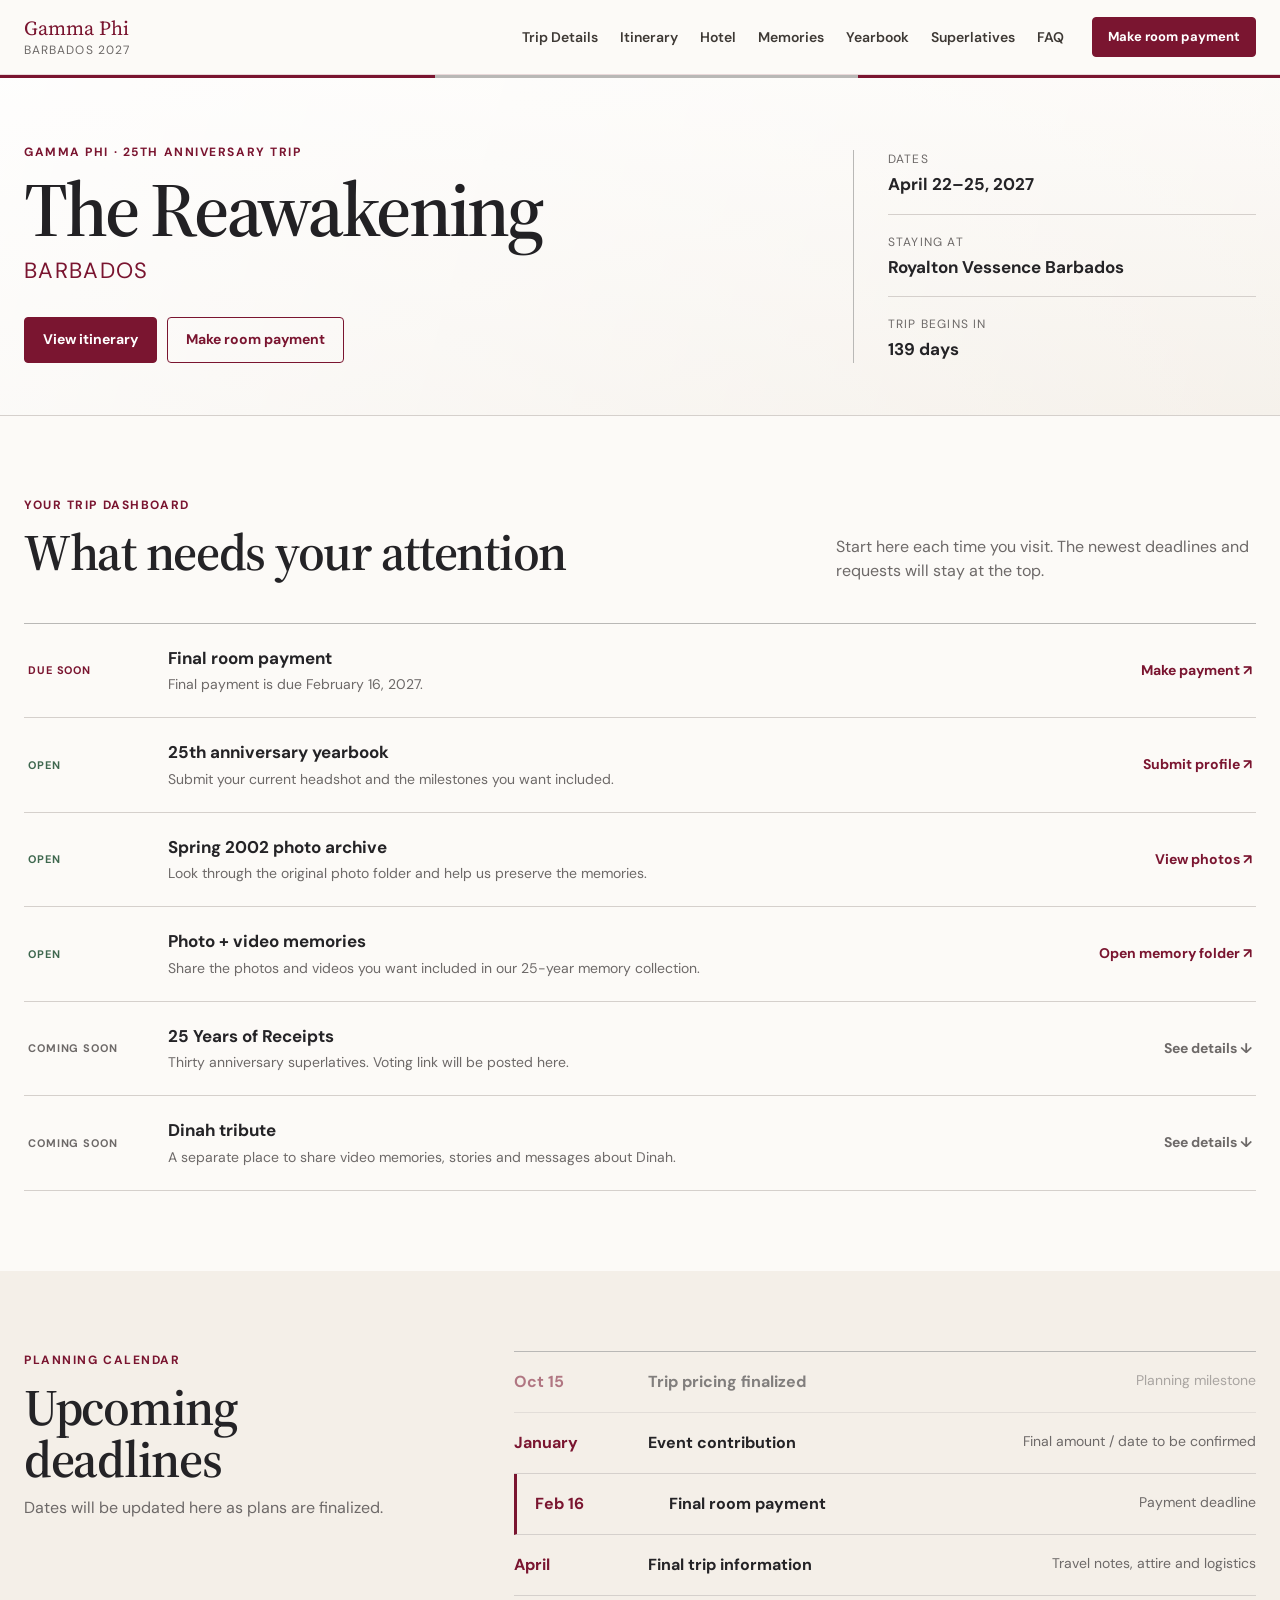
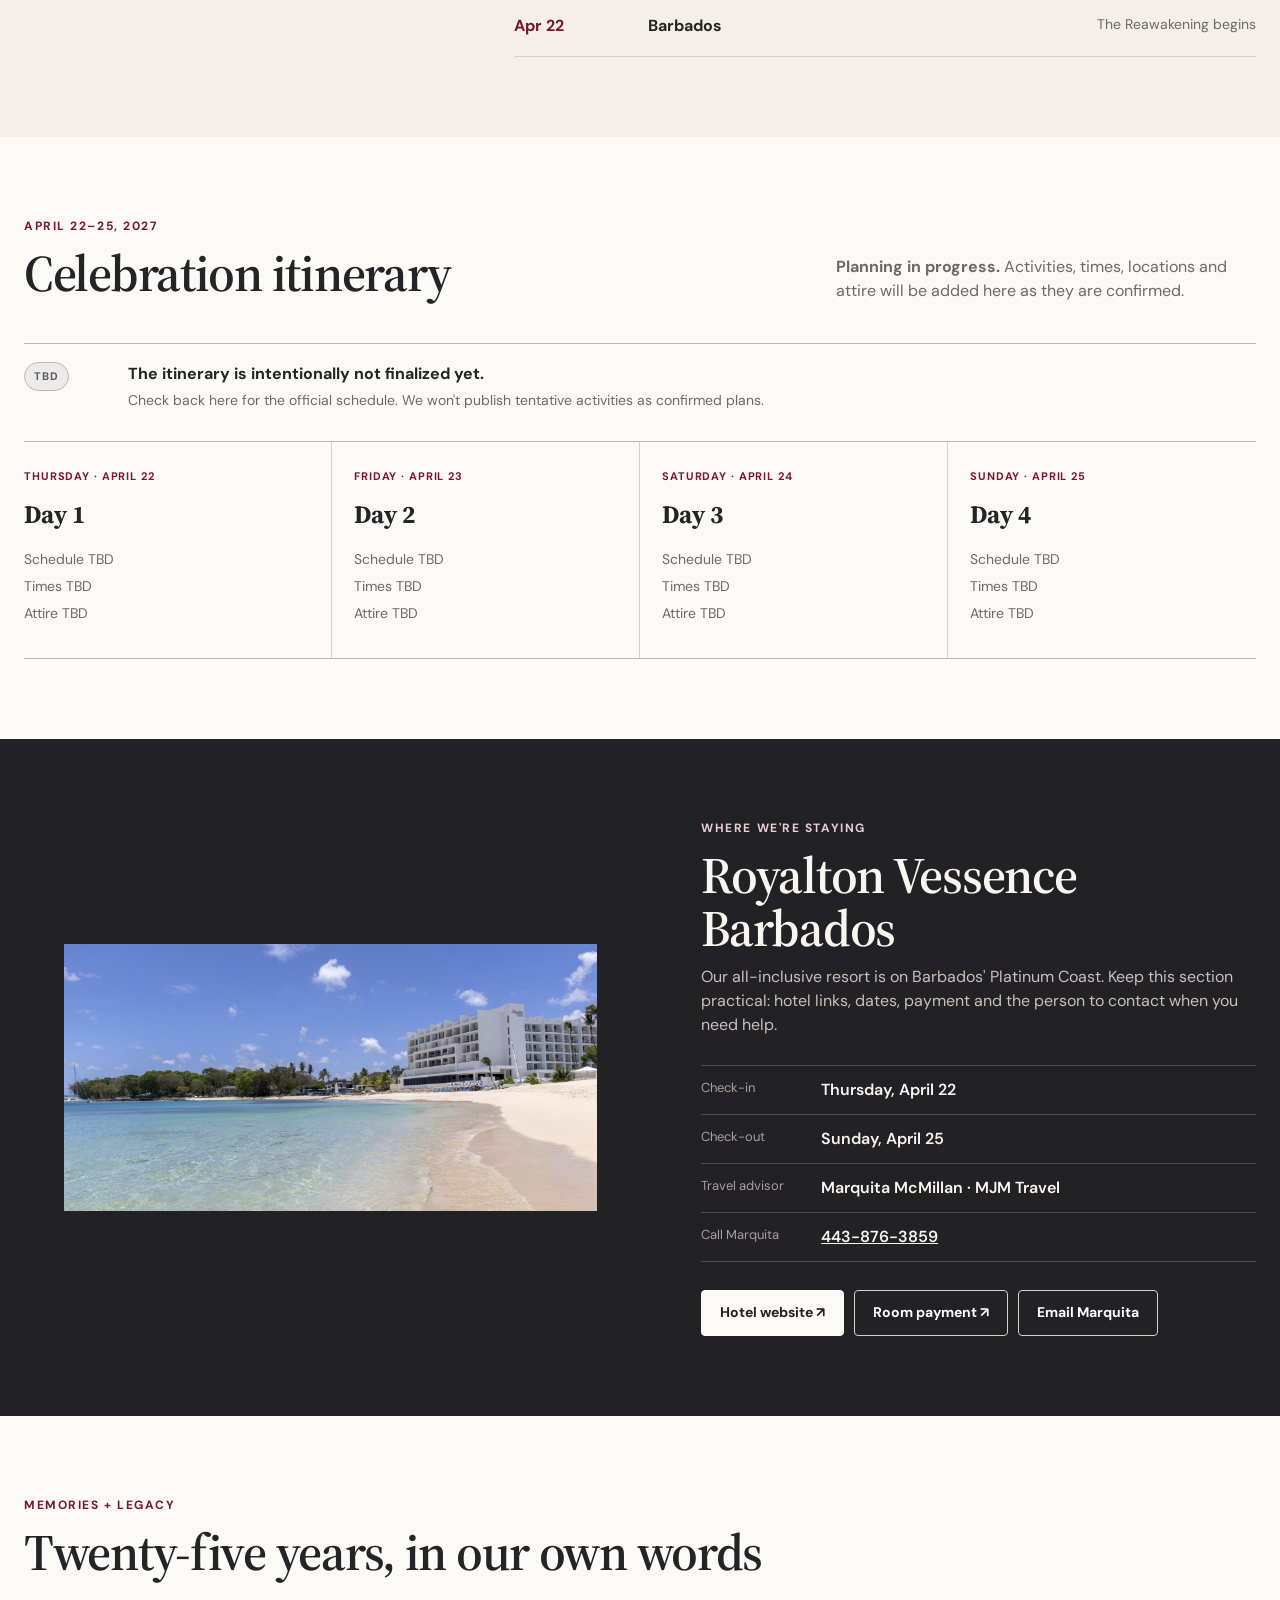
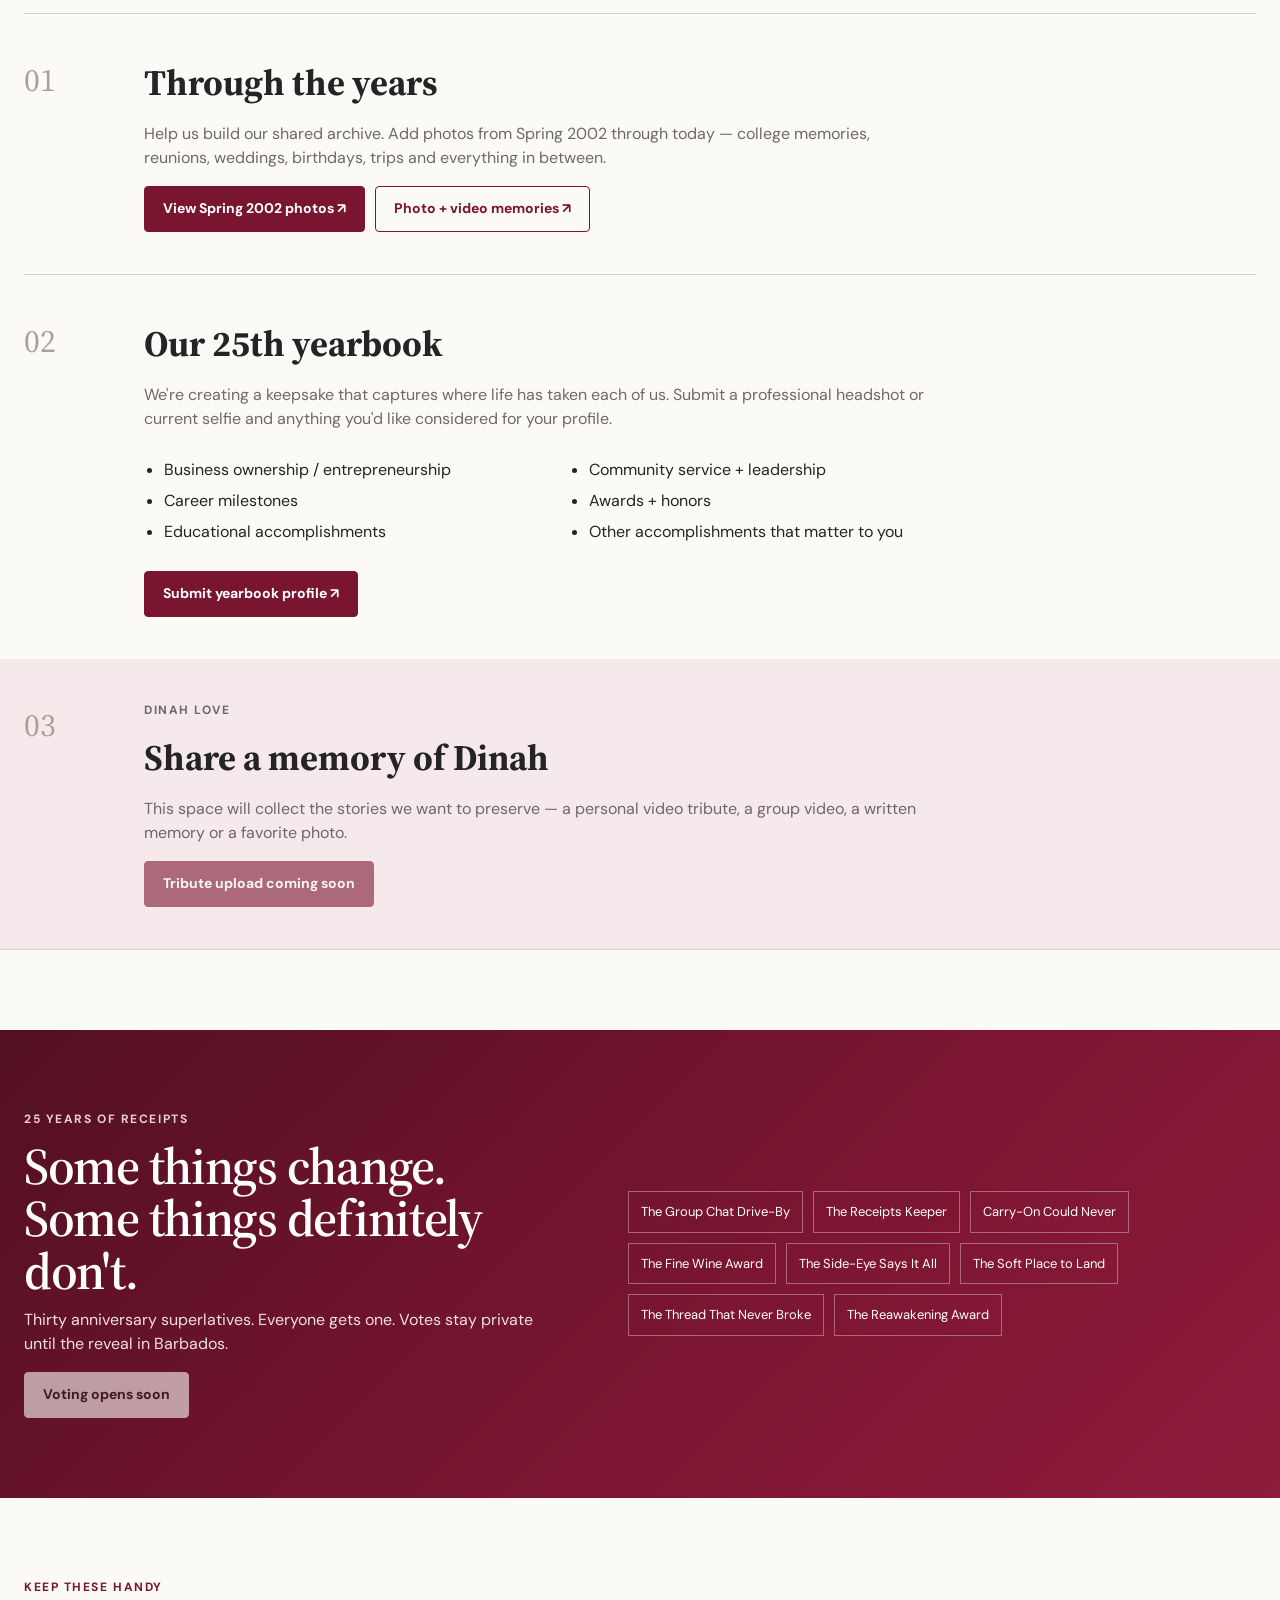
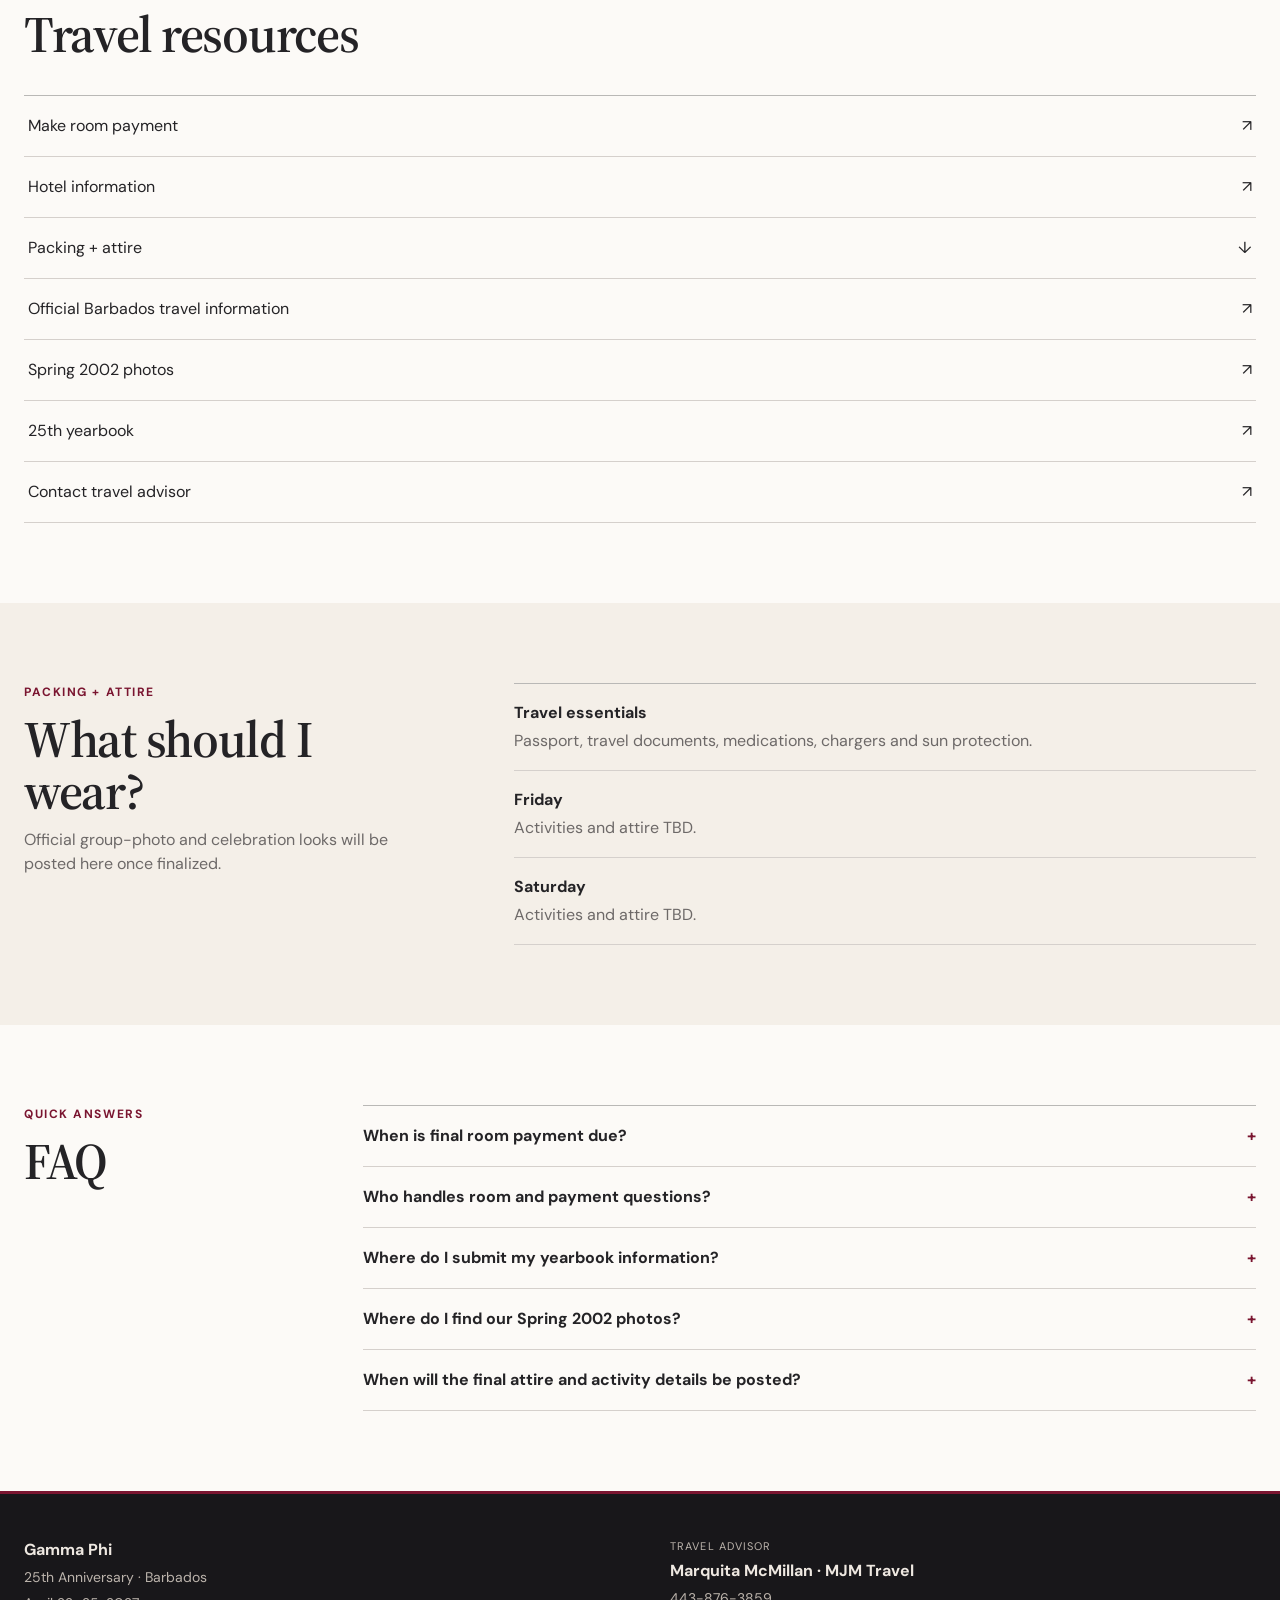
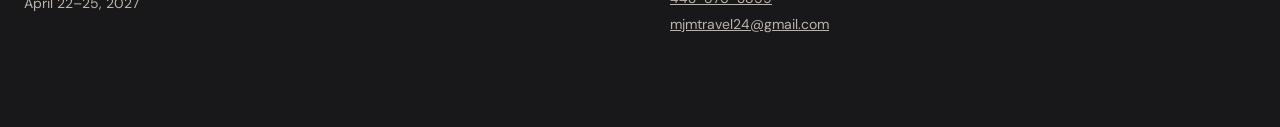
<file: index (4).html>
<!doctype html>
<html lang="en">
<head>
  <meta charset="utf-8" />
  <meta name="viewport" content="width=device-width, initial-scale=1" />
  <meta name="description" content="The Reawakening — Gamma Phi 25th anniversary trip to Barbados, April 22–25, 2027." />
  <meta name="theme-color" content="#7A1530" />
  <title>The Reawakening | Gamma Phi Barbados 2027</title>
  <link rel="preconnect" href="https://fonts.googleapis.com">
  <link rel="preconnect" href="https://fonts.gstatic.com" crossorigin>
  <link href="https://fonts.googleapis.com/css2?family=DM+Sans:wght@400;500;600;700&family=Libre+Franklin:wght@400;500;600&family=Source+Serif+4:opsz,wght@8..60,600&display=swap" rel="stylesheet">
  <link rel="stylesheet" href="styles.css" />
  <script defer src="script.js"></script>
</head>
<body>
  <a class="skip-link" href="#main">Skip to content</a>

  <header class="site-header" id="home">
    <div class="nav-wrap">
      <a class="brand" href="#home" aria-label="Gamma Phi Barbados 2027 home">
        <span class="brand-name">Gamma Phi</span>
        <span class="brand-trip">Barbados 2027</span>
      </a>

      <button class="menu-button" type="button" aria-expanded="false" aria-controls="primary-nav">
        <span>Menu</span>
        <span class="menu-lines" aria-hidden="true"></span>
      </button>

      <nav id="primary-nav" class="primary-nav" aria-label="Primary navigation">
        <a href="#trip">Trip Details</a>
        <a href="#itinerary">Itinerary</a>
        <a href="#hotel">Hotel</a>
        <a href="#memories">Memories</a>
        <a href="#yearbook">Yearbook</a>
        <a href="#receipts">Superlatives</a>
        <a href="#faq">FAQ</a>
      </nav>

      <a class="button button-small header-payment" href="https://res.funjet.com/specialsssl/deal.aspx?deal=6086&vendor=FJ1&promocode=CGFJREAWAKENING&plcode=1054MAMC&gssourcecode=groups&plcodeversion=3" target="_blank" rel="noopener">Make room payment</a>
    </div>
  </header>

  <main id="main">
    <section class="trip-intro" id="trip">
      <div class="container trip-intro-grid">
        <div>
          <p class="eyebrow">Gamma Phi · 25th anniversary trip</p>
          <h1>The Reawakening</h1>
          <p class="destination">Barbados</p>
          <div class="intro-actions">
            <a class="button" href="#itinerary">View itinerary</a>
            <a class="button button-outline" href="https://res.funjet.com/specialsssl/deal.aspx?deal=6086&vendor=FJ1&promocode=CGFJREAWAKENING&plcode=1054MAMC&gssourcecode=groups&plcodeversion=3" target="_blank" rel="noopener">Make room payment</a>
          </div>
        </div>

        <aside class="trip-facts" aria-label="Trip summary">
          <div>
            <span class="fact-label">Dates</span>
            <strong>April 22–25, 2027</strong>
          </div>
          <div>
            <span class="fact-label">Staying at</span>
            <strong>Royalton Vessence Barbados</strong>
          </div>
          <div>
            <span class="fact-label">Trip begins in</span>
            <strong id="countdown" aria-live="polite">Calculating…</strong>
          </div>
        </aside>
      </div>
    </section>

    <section class="attention section" aria-labelledby="attention-title">
      <div class="container">
        <div class="section-heading split-heading">
          <div>
            <p class="eyebrow">Your trip dashboard</p>
            <h2 id="attention-title">What needs your attention</h2>
          </div>
          <p>Start here each time you visit. The newest deadlines and requests will stay at the top.</p>
        </div>

        <div class="task-list">
          <article class="task-row">
            <div class="status status-due">Due soon</div>
            <div class="task-copy">
              <h3>Final room payment</h3>
              <p>Final payment is due February 16, 2027.</p>
            </div>
            <a class="text-link" href="https://res.funjet.com/specialsssl/deal.aspx?deal=6086&vendor=FJ1&promocode=CGFJREAWAKENING&plcode=1054MAMC&gssourcecode=groups&plcodeversion=3" target="_blank" rel="noopener">Make payment <span aria-hidden="true">↗</span></a>
          </article>

          <article class="task-row">
            <div class="status status-open">Open</div>
            <div class="task-copy">
              <h3>25th anniversary yearbook</h3>
              <p>Submit your current headshot and the milestones you want included.</p>
            </div>
            <a class="text-link" href="https://docs.google.com/forms/d/e/1FAIpQLSeCnkCT-dSb9uvwuLBDAZEl0LzPGtIhXgYBKmc4ekPdeGg1RQ/viewform?usp=sharing&ouid=111301356838141205002" target="_blank" rel="noopener">Submit profile <span aria-hidden="true">↗</span></a>
          </article>

          <article class="task-row">
            <div class="status status-open">Open</div>
            <div class="task-copy">
              <h3>Spring 2002 photo archive</h3>
              <p>Look through the original photo folder and help us preserve the memories.</p>
            </div>
            <a class="text-link" href="https://drive.google.com/drive/folders/1wv4zhEvVNZA3pOpkB2Ie7NTZiMZqrJFT?usp=sharing" target="_blank" rel="noopener">View photos <span aria-hidden="true">↗</span></a>
          </article>

          <article class="task-row">
            <div class="status status-open">Open</div>
            <div class="task-copy">
              <h3>Photo + video memories</h3>
              <p>Share the photos and videos you want included in our 25-year memory collection.</p>
            </div>
            <a class="text-link" href="https://drive.google.com/drive/folders/1qH9M0mg3jP6Vq0okQJnkiacWS68esvJN" target="_blank" rel="noopener">Open memory folder <span aria-hidden="true">↗</span></a>
          </article>

          <article class="task-row">
            <div class="status status-soon">Coming soon</div>
            <div class="task-copy">
              <h3>25 Years of Receipts</h3>
              <p>Thirty anniversary superlatives. Voting link will be posted here.</p>
            </div>
            <a class="text-link muted-link" href="#receipts">See details <span aria-hidden="true">↓</span></a>
          </article>

          <article class="task-row">
            <div class="status status-soon">Coming soon</div>
            <div class="task-copy">
              <h3>Dinah tribute</h3>
              <p>A separate place to share video memories, stories and messages about Dinah.</p>
            </div>
            <a class="text-link muted-link" href="#dinah">See details <span aria-hidden="true">↓</span></a>
          </article>
        </div>
      </div>
    </section>

    <section class="deadlines section section-muted" aria-labelledby="deadlines-title">
      <div class="container two-col">
        <div>
          <p class="eyebrow">Planning calendar</p>
          <h2 id="deadlines-title">Upcoming deadlines</h2>
          <p class="section-note">Dates will be updated here as plans are finalized.</p>
        </div>
        <ol class="timeline">
          <li class="complete">
            <time datetime="2026-10-15">Oct 15</time>
            <div><strong>Trip pricing finalized</strong><span>Planning milestone</span></div>
          </li>
          <li>
            <time datetime="2027-01">January</time>
            <div><strong>Event contribution</strong><span>Final amount / date to be confirmed</span></div>
          </li>
          <li class="priority">
            <time datetime="2027-02-16">Feb 16</time>
            <div><strong>Final room payment</strong><span>Payment deadline</span></div>
          </li>
          <li>
            <time datetime="2027-04">April</time>
            <div><strong>Final trip information</strong><span>Travel notes, attire and logistics</span></div>
          </li>
          <li>
            <time datetime="2027-04-22">Apr 22</time>
            <div><strong>Barbados</strong><span>The Reawakening begins</span></div>
          </li>
        </ol>
      </div>
    </section>

    <section class="itinerary section" id="itinerary" aria-labelledby="itinerary-title">
      <div class="container">
        <div class="section-heading split-heading">
          <div>
            <p class="eyebrow">April 22–25, 2027</p>
            <h2 id="itinerary-title">Celebration itinerary</h2>
          </div>
          <p><strong>Planning in progress.</strong> Activities, times, locations and attire will be added here as they are confirmed.</p>
        </div>

        <div class="itinerary-notice" role="status">
          <span class="status status-soon">TBD</span>
          <div>
            <strong>The itinerary is intentionally not finalized yet.</strong>
            <p>Check back here for the official schedule. We won't publish tentative activities as confirmed plans.</p>
          </div>
        </div>

        <div class="days">
          <article class="day">
            <p class="day-label">Thursday · April 22</p>
            <h3>Day 1</h3>
            <ul><li>Schedule TBD</li><li>Times TBD</li><li>Attire TBD</li></ul>
          </article>
          <article class="day">
            <p class="day-label">Friday · April 23</p>
            <h3>Day 2</h3>
            <ul><li>Schedule TBD</li><li>Times TBD</li><li>Attire TBD</li></ul>
          </article>
          <article class="day">
            <p class="day-label">Saturday · April 24</p>
            <h3>Day 3</h3>
            <ul><li>Schedule TBD</li><li>Times TBD</li><li>Attire TBD</li></ul>
          </article>
          <article class="day">
            <p class="day-label">Sunday · April 25</p>
            <h3>Day 4</h3>
            <ul><li>Schedule TBD</li><li>Times TBD</li><li>Attire TBD</li></ul>
          </article>
        </div>
      </div>
    </section>

    <section class="hotel section section-dark" id="hotel" aria-labelledby="hotel-title">
      <div class="container hotel-grid">
        <figure class="hotel-visual">
          <img
            class="hotel-photo"
            src="royalton-barbados.jpg"
            alt="Royalton Vessence Barbados beside a sandy beach and turquoise Caribbean water"
            width="1764"
            height="884"
            loading="lazy"
            decoding="async"
          />
        </figure>
        <div class="hotel-copy">
          <p class="eyebrow light">Where we're staying</p>
          <h2 id="hotel-title">Royalton Vessence Barbados</h2>
          <p>Our all-inclusive resort is on Barbados' Platinum Coast. Keep this section practical: hotel links, dates, payment and the person to contact when you need help.</p>
          <dl class="detail-list">
            <div><dt>Check-in</dt><dd>Thursday, April 22</dd></div>
            <div><dt>Check-out</dt><dd>Sunday, April 25</dd></div>
            <div><dt>Travel advisor</dt><dd>Marquita McMillan · MJM Travel</dd></div>
            <div><dt>Call Marquita</dt><dd><a class="hotel-phone" href="tel:+14438763859">443-876-3859</a></dd></div>
          </dl>
          <div class="button-row">
            <a class="button button-light" href="https://www.royaltonresorts.com/resorts/vessence-barbados" target="_blank" rel="noopener">Hotel website ↗</a>
            <a class="button button-ghost-light" href="https://res.funjet.com/specialsssl/deal.aspx?deal=6086&vendor=FJ1&promocode=CGFJREAWAKENING&plcode=1054MAMC&gssourcecode=groups&plcodeversion=3" target="_blank" rel="noopener">Room payment ↗</a>
            <a class="button button-ghost-light" href="mailto:mjmtravel24@gmail.com?subject=Gamma%20Phi%20Barbados%202027%20Travel%20Question">Email Marquita</a>
          </div>
        </div>
      </div>
    </section>

    <section class="memories section" id="memories" aria-labelledby="memories-title">
      <div class="container">
        <div class="section-heading">
          <p class="eyebrow">Memories + legacy</p>
          <h2 id="memories-title">Twenty-five years, in our own words</h2>
        </div>

        <article class="memory-feature">
          <div class="memory-number">01</div>
          <div>
            <h3>Through the years</h3>
            <p>Help us build our shared archive. Add photos from Spring 2002 through today — college memories, reunions, weddings, birthdays, trips and everything in between.</p>
            <div class="button-row">
              <a class="button" href="https://drive.google.com/drive/folders/1wv4zhEvVNZA3pOpkB2Ie7NTZiMZqrJFT?usp=sharing" target="_blank" rel="noopener">View Spring 2002 photos ↗</a>
              <a class="button button-outline" href="https://drive.google.com/drive/folders/1qH9M0mg3jP6Vq0okQJnkiacWS68esvJN" target="_blank" rel="noopener">Photo + video memories ↗</a>
            </div>
          </div>
        </article>

        <article class="memory-feature" id="yearbook">
          <div class="memory-number">02</div>
          <div>
            <h3>Our 25th yearbook</h3>
            <p>We're creating a keepsake that captures where life has taken each of us. Submit a professional headshot or current selfie and anything you'd like considered for your profile.</p>
            <div class="yearbook-columns">
              <ul>
                <li>Business ownership / entrepreneurship</li>
                <li>Career milestones</li>
                <li>Educational accomplishments</li>
              </ul>
              <ul>
                <li>Community service + leadership</li>
                <li>Awards + honors</li>
                <li>Other accomplishments that matter to you</li>
              </ul>
            </div>
            <a class="button" href="https://docs.google.com/forms/d/e/1FAIpQLSeCnkCT-dSb9uvwuLBDAZEl0LzPGtIhXgYBKmc4ekPdeGg1RQ/viewform?usp=sharing&ouid=111301356838141205002" target="_blank" rel="noopener">Submit yearbook profile ↗</a>
          </div>
        </article>

        <article class="memory-feature dinah" id="dinah">
          <div class="memory-number">03</div>
          <div>
            <p class="eyebrow">Dinah Love</p>
            <h3>Share a memory of Dinah</h3>
            <p>This space will collect the stories we want to preserve — a personal video tribute, a group video, a written memory or a favorite photo.</p>
            <button class="button button-disabled" type="button" disabled>Tribute upload coming soon</button>
          </div>
        </article>
      </div>
    </section>

    <section class="receipts section section-crimson" id="receipts" aria-labelledby="receipts-title">
      <div class="container receipts-grid">
        <div>
          <p class="eyebrow light">25 Years of Receipts</p>
          <h2 id="receipts-title">Some things change.<br>Some things definitely don't.</h2>
          <p>Thirty anniversary superlatives. Everyone gets one. Votes stay private until the reveal in Barbados.</p>
          <button class="button button-light button-disabled" type="button" disabled>Voting opens soon</button>
        </div>
        <div class="award-samples" aria-label="Sample superlatives">
          <span>The Group Chat Drive-By</span>
          <span>The Receipts Keeper</span>
          <span>Carry-On Could Never</span>
          <span>The Fine Wine Award</span>
          <span>The Side-Eye Says It All</span>
          <span>The Soft Place to Land</span>
          <span>The Thread That Never Broke</span>
          <span>The Reawakening Award</span>
        </div>
      </div>
    </section>

    <section class="resources section" aria-labelledby="resources-title">
      <div class="container">
        <div class="section-heading">
          <p class="eyebrow">Keep these handy</p>
          <h2 id="resources-title">Travel resources</h2>
        </div>
        <div class="resource-list">
          <a href="https://res.funjet.com/specialsssl/deal.aspx?deal=6086&vendor=FJ1&promocode=CGFJREAWAKENING&plcode=1054MAMC&gssourcecode=groups&plcodeversion=3" target="_blank" rel="noopener"><span>Make room payment</span><span>↗</span></a>
          <a href="https://www.royaltonresorts.com/resorts/vessence-barbados" target="_blank" rel="noopener"><span>Hotel information</span><span>↗</span></a>
          <a href="#packing"><span>Packing + attire</span><span>↓</span></a>
          <a href="https://www.visitbarbados.org/plan-your-trip/travel-information" target="_blank" rel="noopener"><span>Official Barbados travel information</span><span>↗</span></a>
          <a href="https://drive.google.com/drive/folders/1wv4zhEvVNZA3pOpkB2Ie7NTZiMZqrJFT?usp=sharing" target="_blank" rel="noopener"><span>Spring 2002 photos</span><span>↗</span></a>
          <a href="https://docs.google.com/forms/d/e/1FAIpQLSeCnkCT-dSb9uvwuLBDAZEl0LzPGtIhXgYBKmc4ekPdeGg1RQ/viewform?usp=sharing&ouid=111301356838141205002" target="_blank" rel="noopener"><span>25th yearbook</span><span>↗</span></a>
          <a href="mailto:mjmtravel24@gmail.com"><span>Contact travel advisor</span><span>↗</span></a>
        </div>
      </div>
    </section>

    <section class="packing section section-muted" id="packing" aria-labelledby="packing-title">
      <div class="container two-col">
        <div>
          <p class="eyebrow">Packing + attire</p>
          <h2 id="packing-title">What should I wear?</h2>
          <p class="section-note">Official group-photo and celebration looks will be posted here once finalized.</p>
        </div>
        <div class="packing-notes">
          <div><strong>Travel essentials</strong><p>Passport, travel documents, medications, chargers and sun protection.</p></div>
          <div><strong>Friday</strong><p>Activities and attire TBD.</p></div>
          <div><strong>Saturday</strong><p>Activities and attire TBD.</p></div>
        </div>
      </div>
    </section>

    <section class="faq section" id="faq" aria-labelledby="faq-title">
      <div class="container faq-grid">
        <div>
          <p class="eyebrow">Quick answers</p>
          <h2 id="faq-title">FAQ</h2>
        </div>
        <div class="accordion">
          <details>
            <summary>When is final room payment due?</summary>
            <p>February 16, 2027. Use the official group booking/payment page linked throughout this site.</p>
          </details>
          <details>
            <summary>Who handles room and payment questions?</summary>
            <p>Marquita McMillan, MJM Travel · 443-876-3859 · mjmtravel24@gmail.com.</p>
          </details>
          <details>
            <summary>Where do I submit my yearbook information?</summary>
            <p>Use the “Submit yearbook profile” link in the Yearbook section. It opens the group's Google Form.</p>
          </details>
          <details>
            <summary>Where do I find our Spring 2002 photos?</summary>
            <p>Use the “Through the years” section or the Travel Resources list. Both link to the shared Google Drive folder.</p>
          </details>
          <details>
            <summary>When will the final attire and activity details be posted?</summary>
            <p>As decisions are finalized, they will be added to the dashboard, itinerary and Packing + Attire section.</p>
          </details>
        </div>
      </div>
    </section>
  </main>

  <footer class="site-footer">
    <div class="container footer-grid">
      <div>
        <strong>Gamma Phi</strong>
        <span>25th Anniversary · Barbados</span>
        <span>April 22–25, 2027</span>
      </div>
      <div>
        <span class="footer-label">Travel advisor</span>
        <strong>Marquita McMillan · MJM Travel</strong>
        <a href="tel:+14438763859">443-876-3859</a>
        <a href="mailto:mjmtravel24@gmail.com">mjmtravel24@gmail.com</a>
      </div>
    </div>
  </footer>

  <div class="mobile-action-bar" aria-label="Mobile quick actions">
    <a href="#home">Trip home</a>
    <a href="https://res.funjet.com/specialsssl/deal.aspx?deal=6086&vendor=FJ1&promocode=CGFJREAWAKENING&plcode=1054MAMC&gssourcecode=groups&plcodeversion=3" target="_blank" rel="noopener">Make payment ↗</a>
  </div>
</body>
</html>
</file>
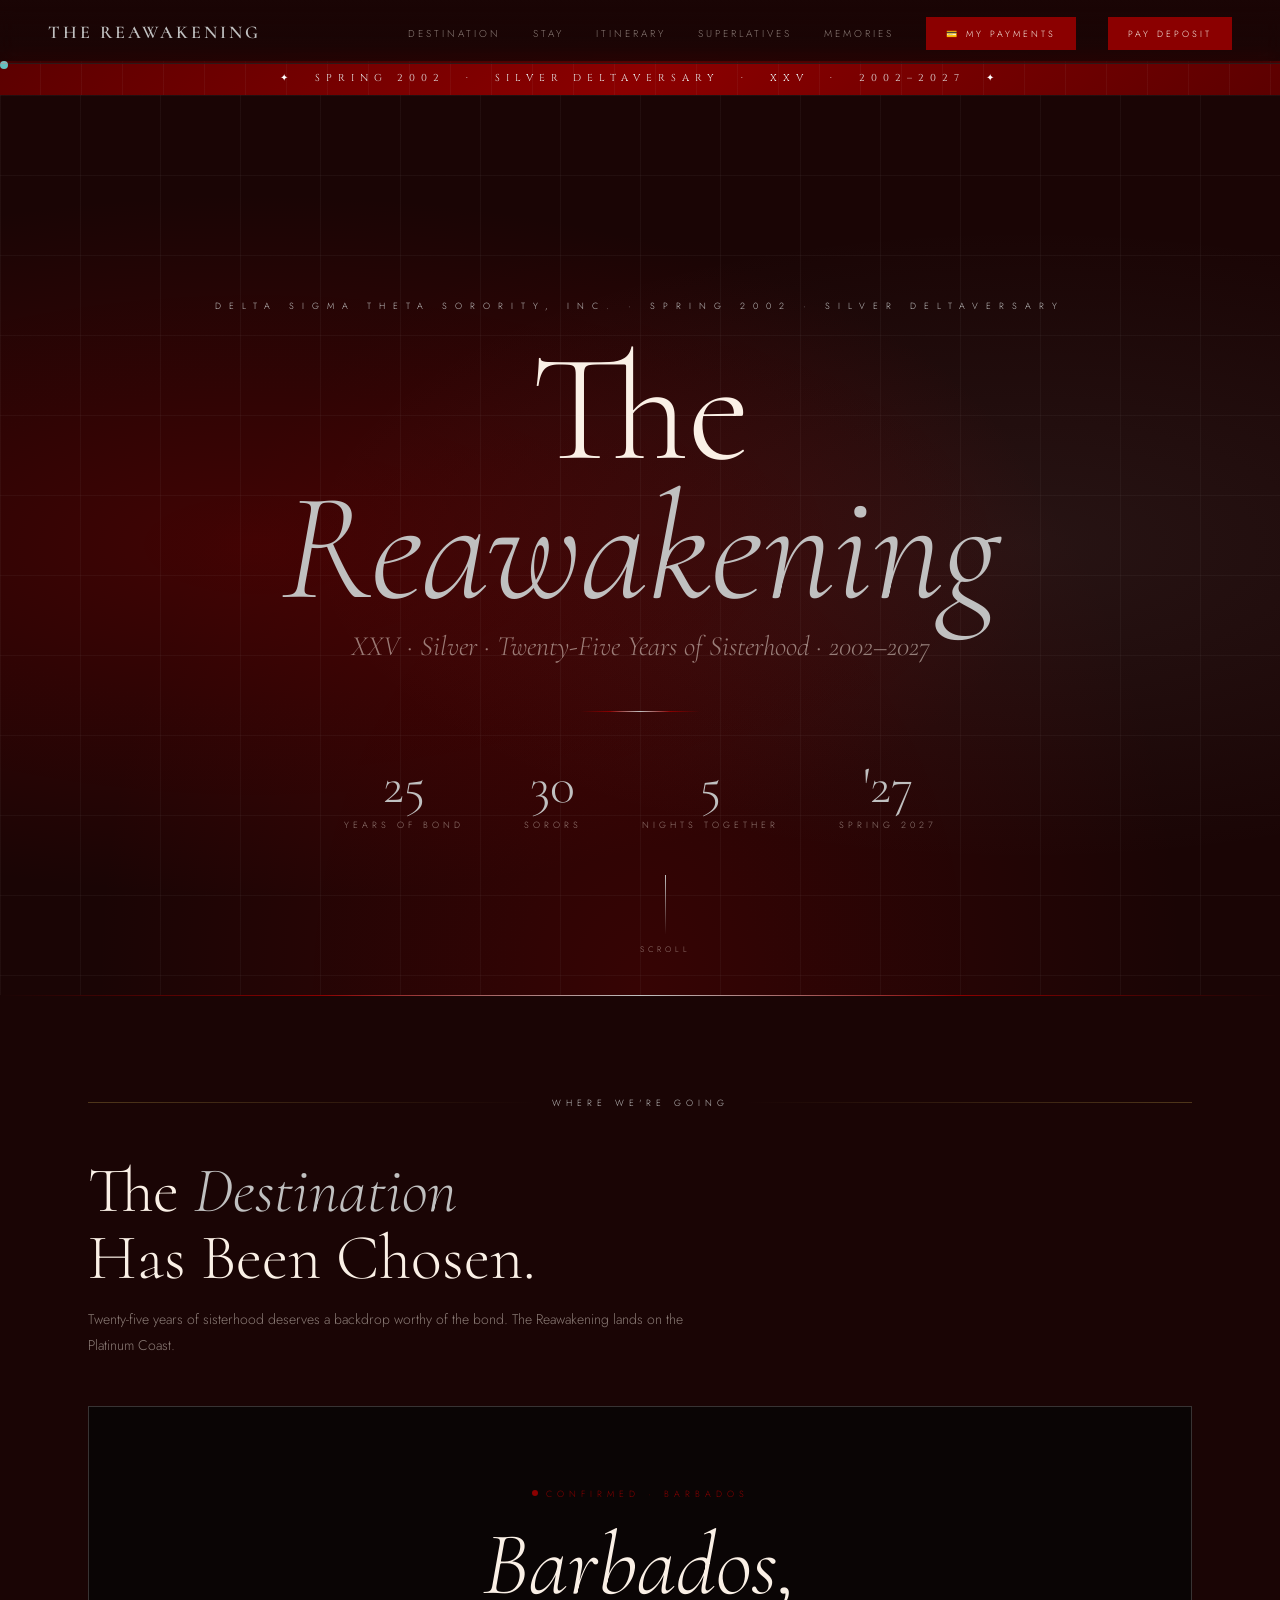
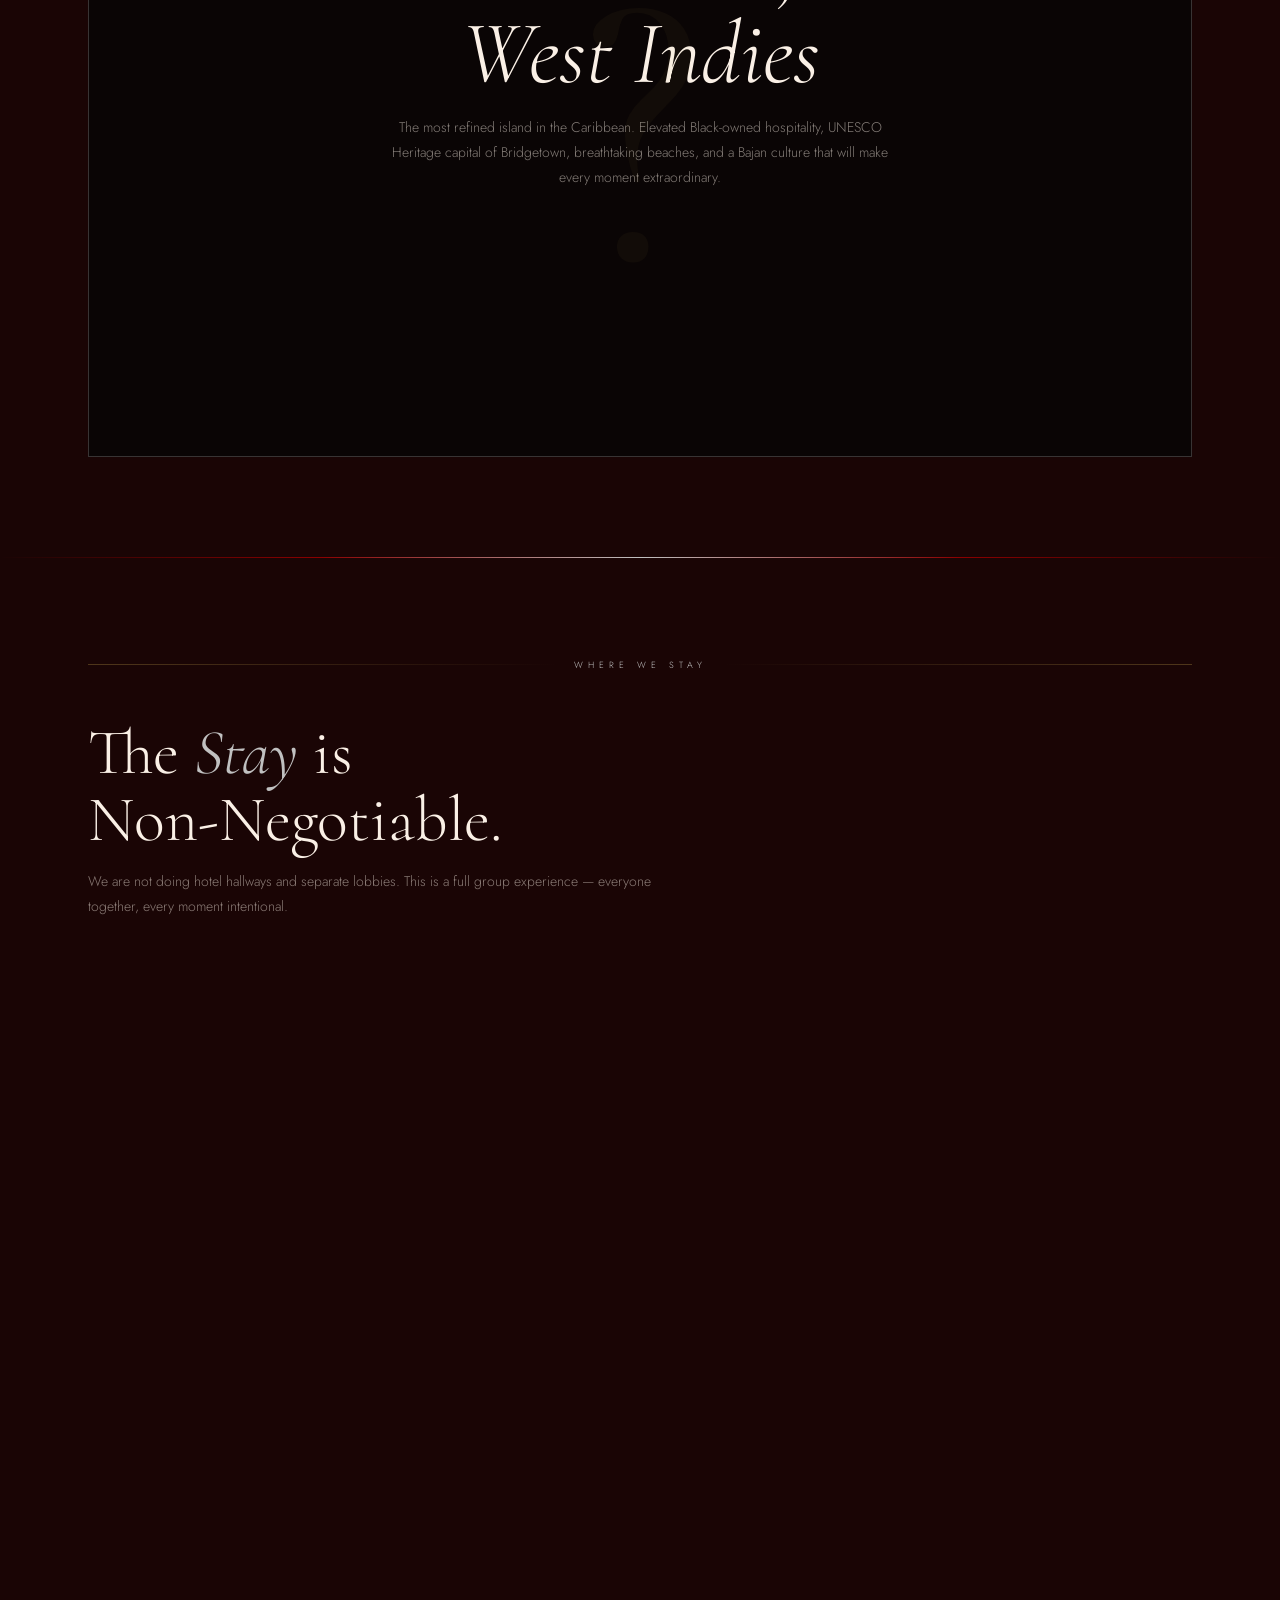
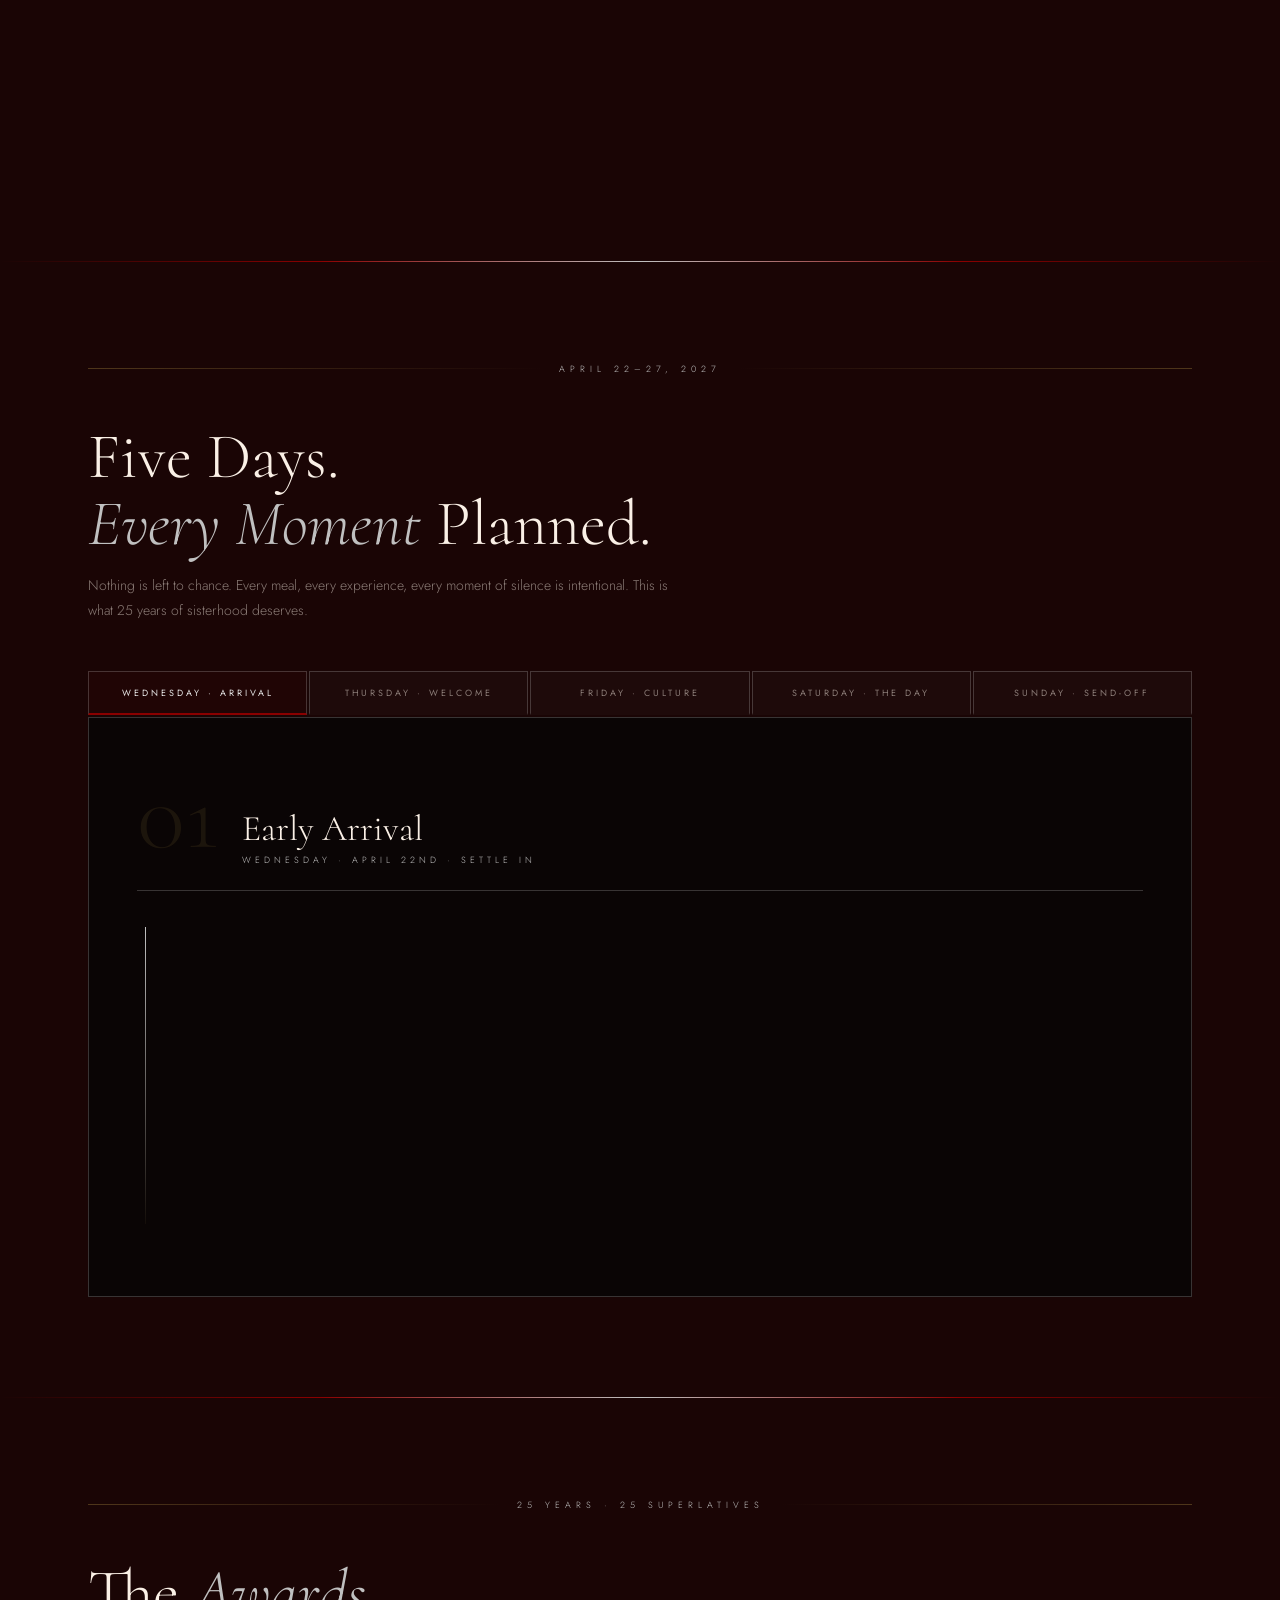
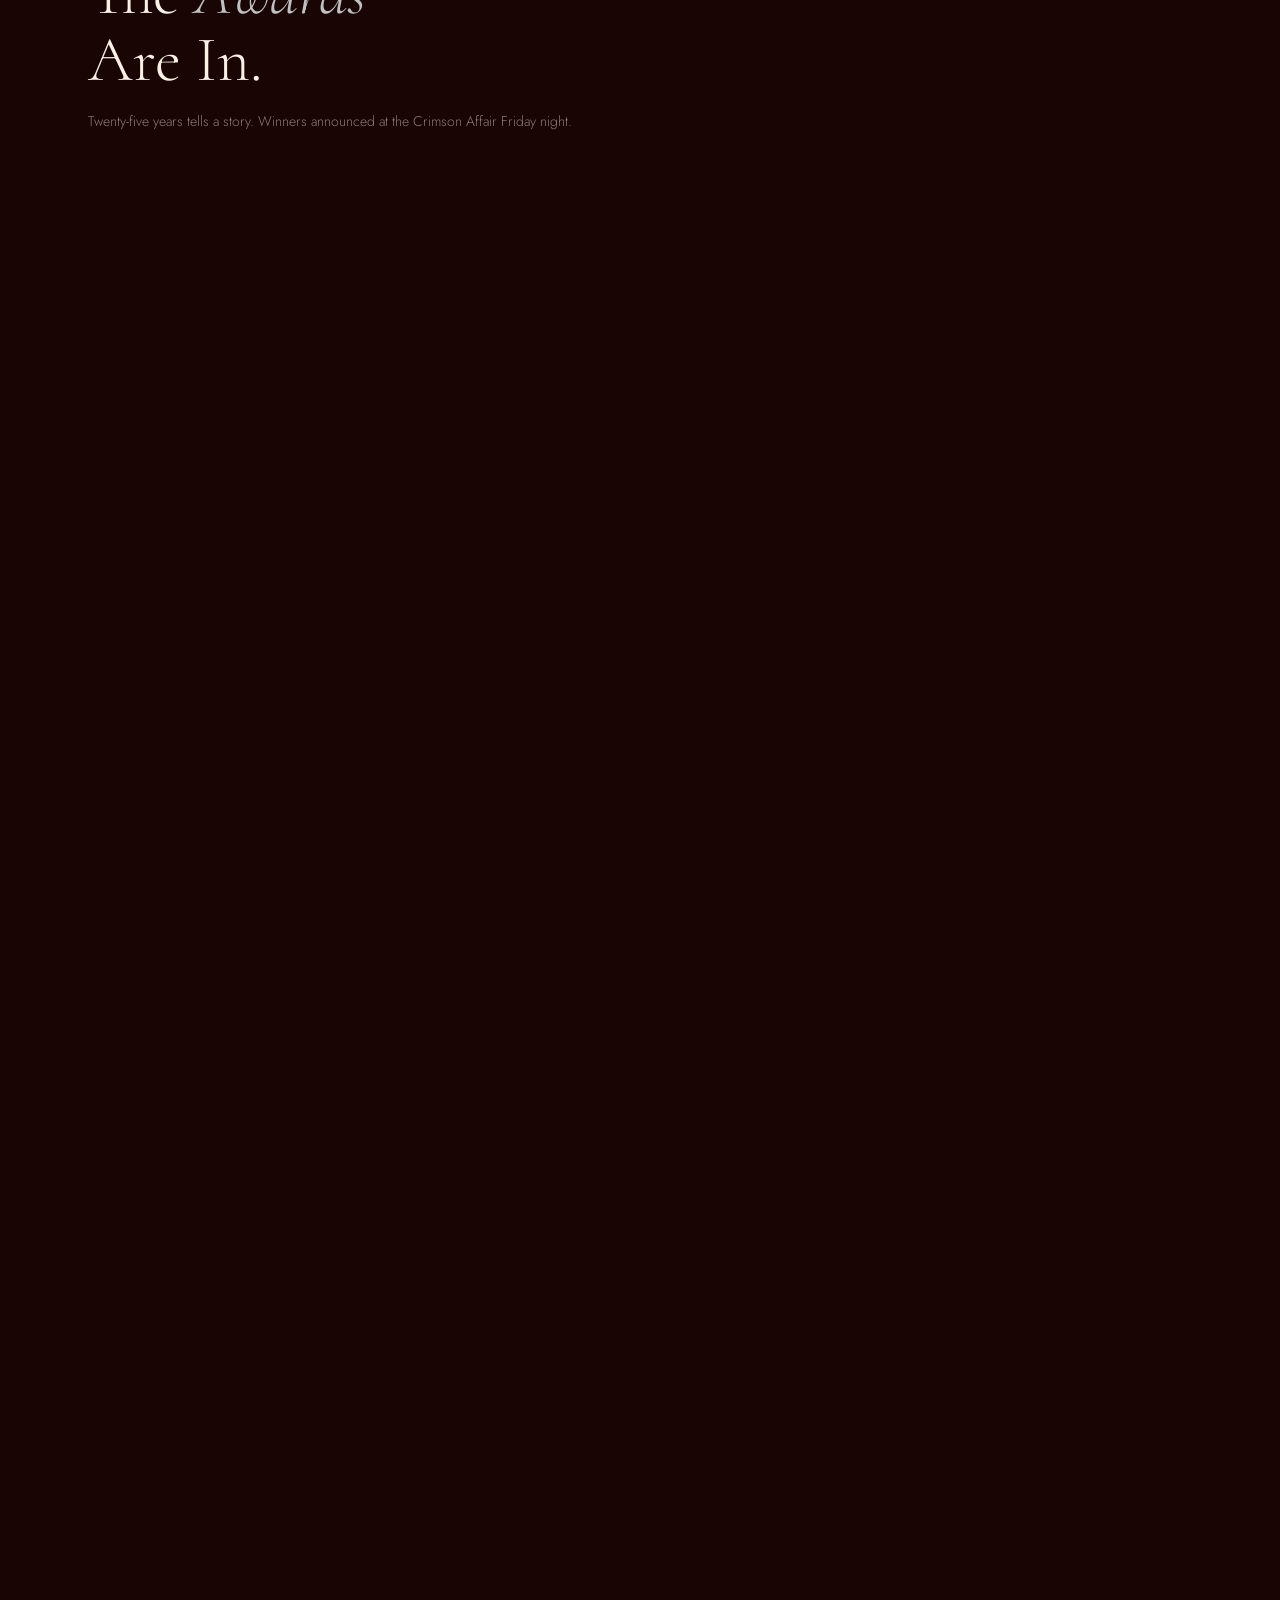
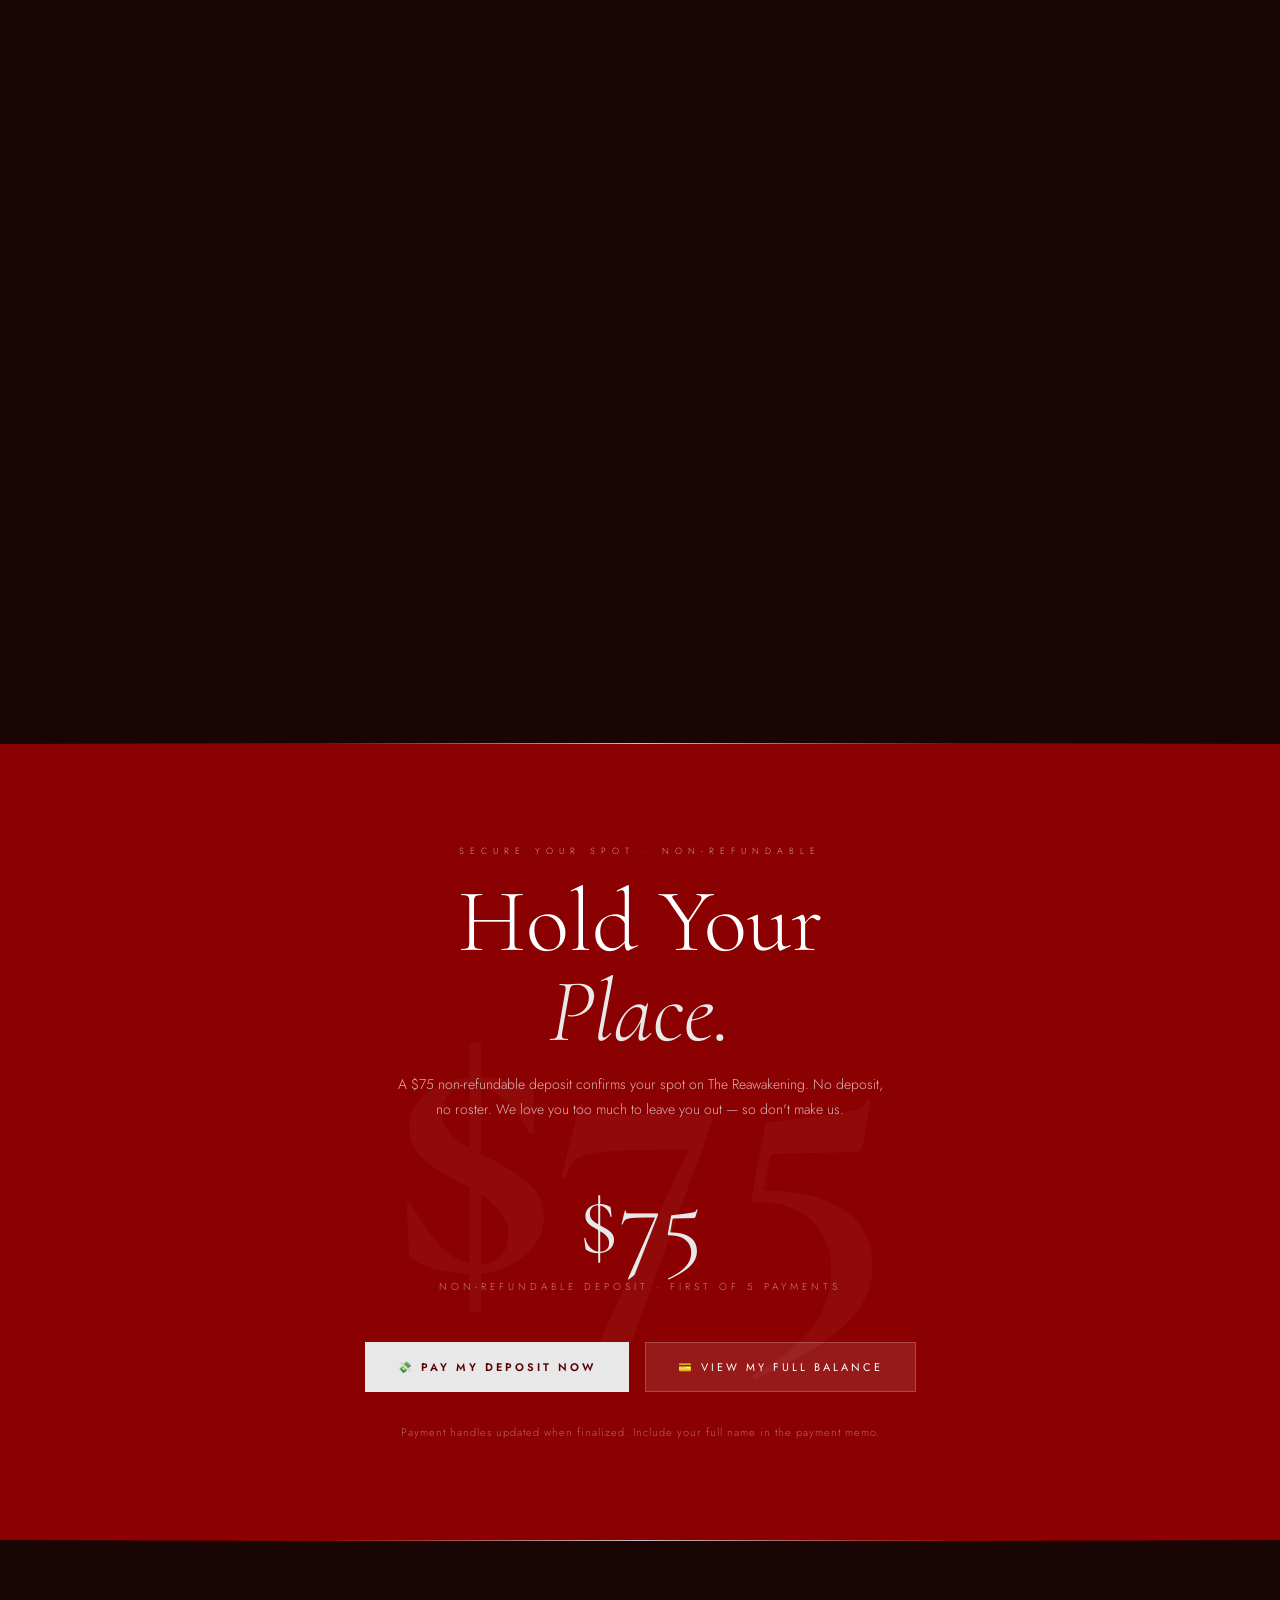
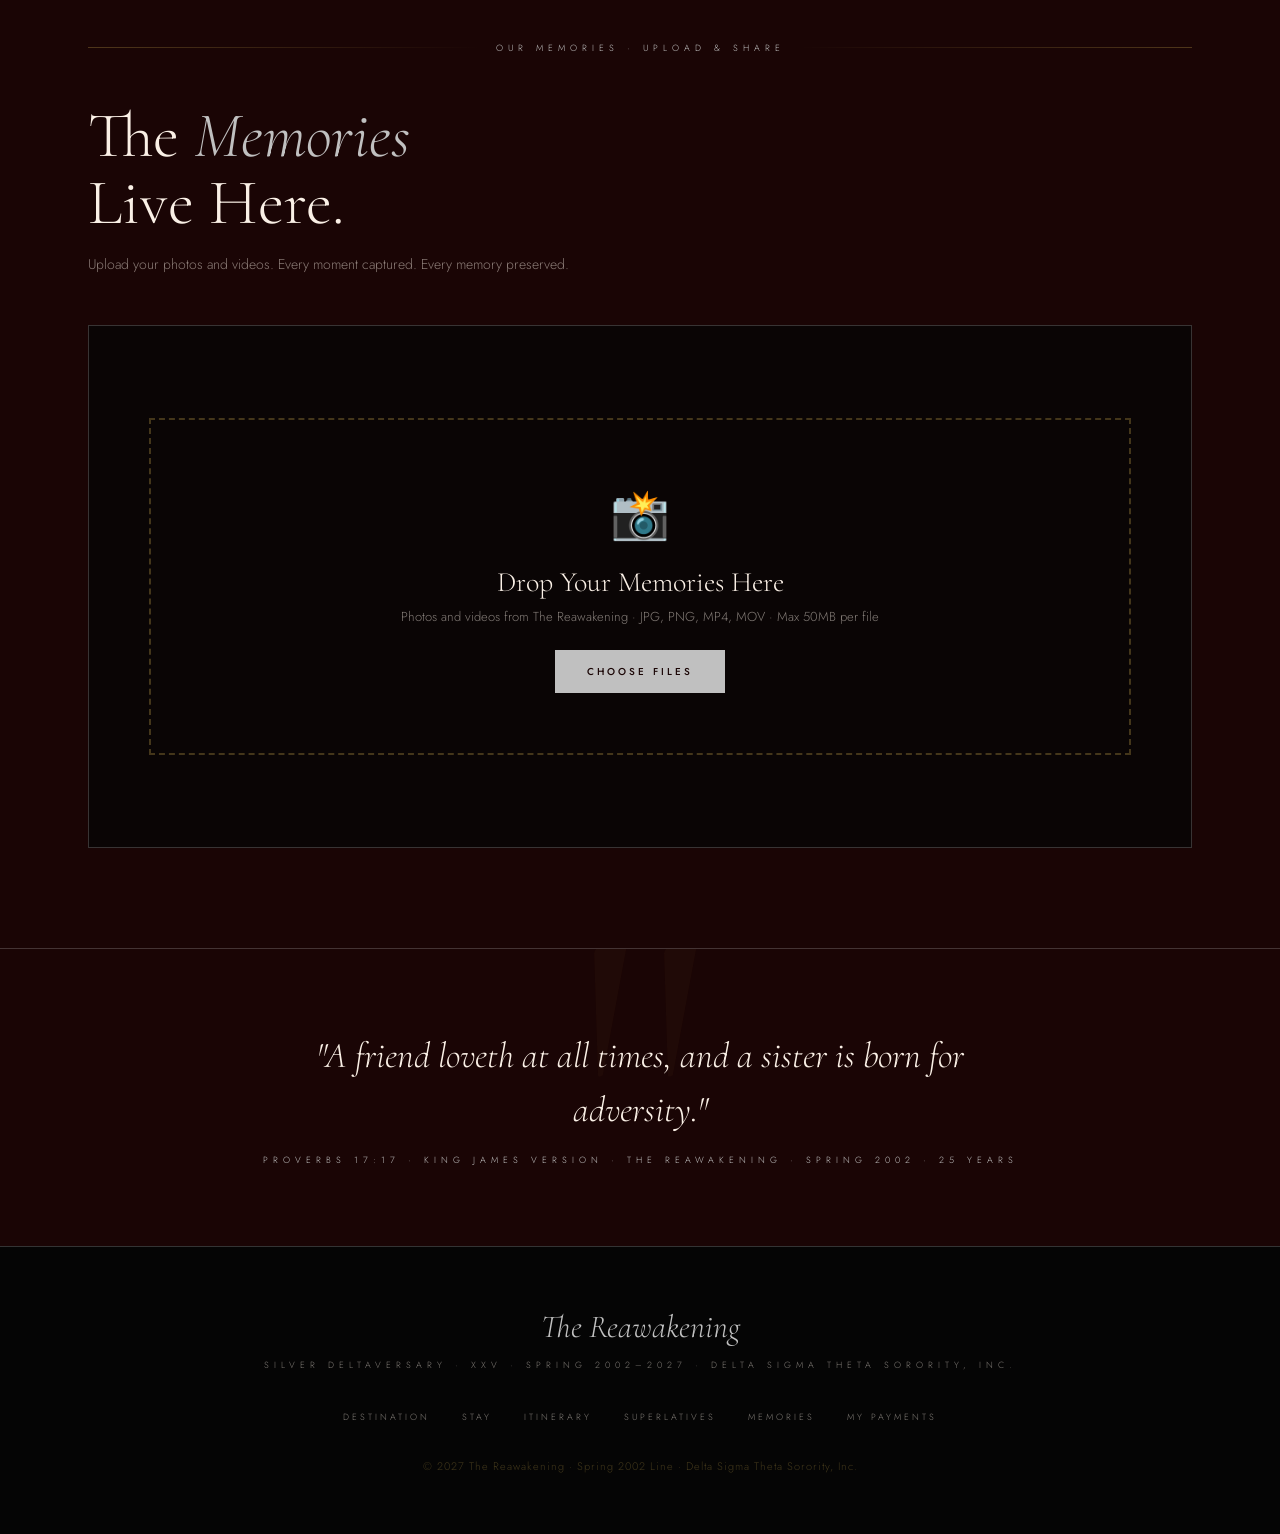
<file: reawakening-complete (1).html>
<!DOCTYPE html>
<html lang="en">
<head>
<meta charset="UTF-8">
<meta name="viewport" content="width=device-width, initial-scale=1.0">
<title>The Reawakening · Silver Deltaversary · Spring 2027</title>
<link href="https://fonts.googleapis.com/css2?family=Cormorant:ital,wght@0,300;0,400;0,600;0,700;1,300;1,400;1,600&family=Cormorant+Garamond:ital,wght@0,300;0,400;0,600;1,300;1,400&family=Cinzel:wght@400;600;700&family=Jost:wght@200;300;400;500;600&display=swap" rel="stylesheet">
<style>

/* ============================================
   SITE MODE — Silver Deltaversary · Crimson · Cream · Silver
   ============================================ */
:root {
  --black: #0A0505;
  --deep: #1A0505;
  --crimson: #8B0000;
  --crimson-light: #A50000;
  --crimson-dark: #5C0000;
  --silver: #C0C0C0;
  --silver-light: #E8E8E8;
  --silver-dark: #909090;
  --gold: #C0C0C0;
  --gold-light: #E8E8E8;
  --cream: #FAF0E6;
  --white: #FFF8F0;
  --muted: rgba(250,240,230,0.5);
  --border: rgba(192,192,192,0.25);
  /* Portal vars */
  --surface: #160505;
  --card: #1E0808;
  --teal: #8B0000;
  --teal-light: #A50000;
  --p-border: rgba(192,192,192,0.25);
  --green: #4CAF70;
  --amber: #F59E0B;
  --red: #EF4444;
}

* { margin: 0; padding: 0; box-sizing: border-box; }
html { scroll-behavior: smooth; }

body {
  background: var(--deep);
  color: var(--cream);
  font-family: 'Jost', sans-serif;
  font-weight: 300;
  overflow-x: hidden;
}

/* ---- VIEW SWITCHER ---- */
.site-view, .portal-view { display: none; }
.site-view.active, .portal-view.active { display: block; }

/* ---- PORTAL SCREEN SYSTEM ---- */
.p-screen { display: none; min-height: 100vh; flex-direction: column; }
.p-screen.active { display: flex; }

/* ============================================
   WEBSITE NAV
   ============================================ */
nav {
  position: fixed;
  top: 0; left: 0; right: 0;
  z-index: 100;
  padding: 20px 48px;
  display: flex;
  align-items: center;
  justify-content: space-between;
  background: linear-gradient(180deg, rgba(26,5,5,0.97) 0%, transparent 100%);
  backdrop-filter: blur(10px);
  border-bottom: 1px solid rgba(192,192,192,0.1);
}

.nav-logo {
  font-family: 'Cormorant', serif;
  font-size: 18px;
  font-weight: 600;
  letter-spacing: 3px;
  color: var(--gold);
  text-transform: uppercase;
  cursor: pointer;
}

.nav-links {
  display: flex;
  gap: 32px;
  list-style: none;
  align-items: center;
}

.nav-links a {
  font-size: 10px;
  letter-spacing: 3px;
  text-transform: uppercase;
  color: var(--muted);
  text-decoration: none;
  transition: color 0.3s;
  cursor: pointer;
}

.nav-links a:hover { color: var(--gold); }

.nav-portal-btn {
  background: var(--teal);
  color: var(--cream) !important;
  padding: 10px 20px;
  font-size: 9px !important;
  letter-spacing: 3px !important;
  border: none;
  cursor: pointer;
  transition: background 0.3s !important;
}

.nav-portal-btn:hover { background: var(--teal-light) !important; }

.nav-cta {
  background: var(--crimson);
  color: var(--cream) !important;
  padding: 10px 20px;
  font-size: 9px !important;
  letter-spacing: 3px !important;
  border: none;
  cursor: pointer;
  transition: background 0.3s !important;
}

.nav-cta:hover { background: var(--crimson-light) !important; }

/* ============================================
   CUSTOM CURSOR
   ============================================ */
.cursor {
  width: 8px; height: 8px;
  background: var(--gold);
  border-radius: 50%;
  position: fixed;
  pointer-events: none;
  z-index: 9999;
  transition: transform 0.15s ease;
  mix-blend-mode: difference;
}

/* ============================================
   HERO
   ============================================ */
.hero {
  min-height: 100vh;
  display: flex;
  flex-direction: column;
  align-items: center;
  justify-content: center;
  text-align: center;
  position: relative;
  overflow: hidden;
  padding: 120px 24px 80px;
}

.hero-bg {
  position: absolute; inset: 0;
  background:
    radial-gradient(ellipse at 20% 50%, rgba(139,0,0,0.35) 0%, transparent 55%),
    radial-gradient(ellipse at 80% 50%, rgba(192,192,192,0.08) 0%, transparent 50%),
    radial-gradient(ellipse at 50% 100%, rgba(139,0,0,0.25) 0%, transparent 60%);
}

.hero-grid {
  position: absolute; inset: 0;
  background-image:
    linear-gradient(rgba(192,192,192,0.05) 1px, transparent 1px),
    linear-gradient(90deg, rgba(192,192,192,0.05) 1px, transparent 1px);
  background-size: 80px 80px;
}

.hero-content { position: relative; z-index: 2; }

.hero-eyebrow {
  font-size: 9px; letter-spacing: 8px; text-transform: uppercase;
  color: var(--gold); margin-bottom: 28px;
  opacity: 0; animation: fadeUp 1s ease 0.2s forwards;
}

.hero-title {
  font-family: 'Cormorant', serif;
  font-size: clamp(60px, 12vw, 160px);
  font-weight: 300; line-height: 0.9;
  color: var(--cream); margin-bottom: 12px;
  opacity: 0; animation: fadeUp 1s ease 0.4s forwards;
}

.hero-title em { font-style: italic; color: var(--gold); display: block; }

.hero-subtitle {
  font-family: 'Cormorant', serif;
  font-size: clamp(16px, 2.5vw, 28px);
  font-weight: 300; font-style: italic;
  color: var(--muted); margin-bottom: 48px;
  opacity: 0; animation: fadeUp 1s ease 0.6s forwards;
}

.hero-divider {
  width: 120px; height: 1px;
  background: linear-gradient(90deg, transparent, var(--crimson), var(--silver), var(--crimson), transparent);
  margin: 0 auto 48px;
  opacity: 0; animation: fadeUp 1s ease 0.8s forwards;
}

.hero-stats {
  display: flex; gap: 60px;
  justify-content: center; flex-wrap: wrap;
  opacity: 0; animation: fadeUp 1s ease 1s forwards;
}

.hero-stat { text-align: center; }

.hero-stat-num {
  font-family: 'Cormorant', serif; font-size: 52px;
  font-weight: 300; color: var(--gold); line-height: 1; margin-bottom: 6px;
}

.hero-stat-label {
  font-size: 9px; letter-spacing: 4px;
  text-transform: uppercase; color: var(--muted);
}

.scroll-hint {
  position: absolute; bottom: 40px; left: 50%; transform: translateX(-50%);
  display: flex; flex-direction: column; align-items: center; gap: 8px;
  opacity: 0; animation: fadeUp 1s ease 1.4s forwards;
}

.scroll-line {
  width: 1px; height: 60px;
  background: linear-gradient(180deg, var(--silver), transparent);
  animation: scrollPulse 2s ease infinite;
}

.scroll-text { font-size: 8px; letter-spacing: 4px; text-transform: uppercase; color: var(--muted); }

@keyframes scrollPulse { 0%,100% { opacity:0.4; } 50% { opacity:1; } }
@keyframes fadeUp { from { opacity:0; transform:translateY(24px); } to { opacity:1; transform:translateY(0); } }
@keyframes fadeIn { from { opacity:0; } to { opacity:1; } }

/* ============================================
   SECTION BASE
   ============================================ */
section { padding: 100px 48px; max-width: 1200px; margin: 0 auto; }

.section-label {
  display: flex; align-items: center; gap: 16px; margin-bottom: 48px;
}

.section-label-line {
  flex: 1; height: 1px;
  background: linear-gradient(90deg, rgba(201,168,76,0.3), transparent);
}
.section-label-line.right {
  background: linear-gradient(90deg, transparent, rgba(201,168,76,0.3));
}

.section-label span {
  font-size: 9px; letter-spacing: 5px;
  text-transform: uppercase; color: var(--silver); white-space: nowrap;
}

.section-title {
  font-family: 'Cormorant', serif;
  font-size: clamp(36px, 5vw, 72px);
  font-weight: 300; line-height: 1.05; margin-bottom: 16px;
}

.section-title em { font-style: italic; color: var(--gold); }

.section-desc {
  font-size: 14px; color: var(--muted);
  line-height: 1.8; max-width: 600px;
}

/* ============================================
   DESTINATION
   ============================================ */
.dest-reveal {
  position: relative; overflow: hidden;
  background: var(--black); border: 1px solid var(--border);
  padding: 80px 60px; text-align: center; margin-top: 48px;
}

.dest-reveal::before {
  content: '?'; position: absolute;
  font-family: 'Cormorant', serif; font-size: 400px;
  color: rgba(201,168,76,0.04);
  top: 50%; left: 50%; transform: translate(-50%,-50%);
  line-height: 1; pointer-events: none;
}

.dest-status {
  font-size: 9px; letter-spacing: 5px; text-transform: uppercase;
  color: var(--crimson); margin-bottom: 20px;
  display: flex; align-items: center; justify-content: center; gap: 8px;
}

.dest-status::before {
  content: ''; width: 6px; height: 6px; border-radius: 50%;
  background: var(--crimson); animation: pulse 2s ease infinite;
}

@keyframes pulse { 0%,100%{opacity:1;transform:scale(1);} 50%{opacity:0.5;transform:scale(1.3);} }

.dest-title {
  font-family: 'Cormorant', serif;
  font-size: clamp(40px, 7vw, 90px);
  font-weight: 300; font-style: italic;
  color: var(--cream); margin-bottom: 16px; line-height: 1;
}

.dest-desc {
  font-size: 14px; color: var(--muted);
  max-width: 500px; margin: 0 auto 32px; line-height: 1.8;
}

.dest-options {
  display: grid; grid-template-columns: 1fr 1fr;
  gap: 2px; max-width: 700px; margin: 0 auto;
}

.dest-option {
  padding: 24px; background: rgba(255,255,255,0.02);
  border: 1px solid var(--border); transition: all 0.3s;
}

.dest-option:hover { background: rgba(201,168,76,0.05); border-color: rgba(201,168,76,0.4); }
.dest-option-flag { font-size: 32px; margin-bottom: 8px; }

.dest-option-name {
  font-family: 'Cormorant', serif; font-size: 24px;
  color: var(--cream); margin-bottom: 4px;
}

.dest-option-sub { font-size: 11px; color: var(--muted); letter-spacing: 1px; }

/* ============================================
   ACCOMMODATIONS
   ============================================ */
.accom-grid {
  display: grid; grid-template-columns: repeat(auto-fit, minmax(320px, 1fr));
  gap: 2px; margin-top: 48px;
}

.accom-card {
  background: var(--black); border: 1px solid var(--border);
  padding: 36px; position: relative; overflow: hidden; transition: all 0.4s;
}

.accom-card::after {
  content: ''; position: absolute; bottom: 0; left: 0; right: 0; height: 2px;
  background: linear-gradient(90deg, var(--crimson), var(--silver));
  transform: scaleX(0); transform-origin: left; transition: transform 0.4s ease;
}

.accom-card:hover::after { transform: scaleX(1); }
.accom-card:hover { border-color: rgba(201,168,76,0.3); }

.accom-type {
  font-size: 9px; letter-spacing: 4px; text-transform: uppercase;
  color: var(--gold); margin-bottom: 14px;
}

.accom-name {
  font-family: 'Cormorant', serif; font-size: 28px;
  font-weight: 400; color: var(--cream); margin-bottom: 8px; line-height: 1.1;
}

.accom-location {
  font-size: 11px; color: var(--muted); letter-spacing: 2px;
  margin-bottom: 16px; text-transform: uppercase;
}

.accom-desc {
  font-size: 13px; color: var(--muted); line-height: 1.75; margin-bottom: 20px;
}

.accom-features { display: flex; flex-wrap: wrap; gap: 6px; }

.feature-tag {
  font-size: 9px; letter-spacing: 1px; padding: 4px 10px;
  border: 1px solid rgba(192,192,192,0.25); color: var(--silver); text-transform: uppercase;
}

/* ============================================
   ITINERARY
   ============================================ */
.itinerary-wrap { margin-top: 48px; }

.day-selector { display: flex; gap: 2px; margin-bottom: 2px; flex-wrap: wrap; }

.day-btn {
  flex: 1; min-width: 100px;
  background: rgba(255,255,255,0.02); border: 1px solid var(--border);
  color: var(--muted); font-family: 'Jost', sans-serif;
  font-size: 9px; letter-spacing: 3px; text-transform: uppercase;
  padding: 14px; cursor: pointer; transition: all 0.25s; border-bottom: 2px solid transparent;
}

.day-btn:hover, .day-btn.active {
  color: var(--silver-light); border-bottom-color: var(--crimson);
  background: rgba(139,0,0,0.06);
}

.day-panel {
  display: none; background: var(--black); border: 1px solid var(--border);
  padding: 48px; animation: fadeIn 0.3s ease;
}

.day-panel.active { display: block; }

.day-header {
  display: flex; align-items: flex-end; gap: 24px;
  margin-bottom: 36px; padding-bottom: 24px; border-bottom: 1px solid var(--border);
}

.day-num {
  font-family: 'Cormorant', serif; font-size: 100px;
  font-weight: 300; color: rgba(201,168,76,0.1); line-height: 1;
}

.day-info h3 {
  font-family: 'Cormorant', serif; font-size: 36px;
  font-weight: 300; color: var(--cream); line-height: 1; margin-bottom: 6px;
}

.day-info p { font-size: 9px; letter-spacing: 4px; color: var(--gold); text-transform: uppercase; }

.timeline { padding-left: 32px; position: relative; }

.timeline::before {
  content: ''; position: absolute; left: 8px; top: 0; bottom: 0;
  width: 1px; background: linear-gradient(180deg, var(--gold), rgba(201,168,76,0.05));
}

.t-item {
  position: relative; margin-bottom: 24px; padding: 20px 24px;
  background: rgba(255,255,255,0.02); border: 1px solid rgba(255,255,255,0.04);
  transition: border-color 0.3s;
}

.t-item:hover { border-color: rgba(201,168,76,0.2); }

.t-item::before {
  content: ''; position: absolute; left: -28px; top: 24px;
  width: 8px; height: 8px; border-radius: 50%;
  background: var(--gold); border: 2px solid var(--deep);
}

.t-time { font-size: 8px; letter-spacing: 3px; color: var(--gold); text-transform: uppercase; margin-bottom: 6px; }
.t-title { font-family: 'Cormorant', serif; font-size: 22px; color: var(--cream); margin-bottom: 6px; }
.t-desc { font-size: 13px; color: var(--muted); line-height: 1.7; }

/* ============================================
   SUPERLATIVES
   ============================================ */
.superlatives-grid {
  display: grid; grid-template-columns: repeat(auto-fit, minmax(260px, 1fr));
  gap: 2px; margin-top: 48px;
}

.superlative-card {
  background: var(--black); border: 1px solid var(--border);
  padding: 28px; position: relative; overflow: hidden; transition: all 0.3s;
}

.superlative-card:hover { border-color: rgba(201,168,76,0.35); background: rgba(201,168,76,0.03); }

.sup-award { font-size: 28px; margin-bottom: 12px; display: block; }
.sup-title { font-size: 8px; letter-spacing: 3px; text-transform: uppercase; color: var(--gold); margin-bottom: 8px; }
.sup-name { font-family: 'Cormorant', serif; font-size: 22px; color: var(--cream); margin-bottom: 6px; line-height: 1.2; }
.sup-desc { font-size: 12px; color: var(--muted); line-height: 1.6; }
.sup-winner {
  display: inline-block; margin-top: 12px;
  font-size: 9px; letter-spacing: 2px; text-transform: uppercase;
  color: var(--silver); border: 1px solid rgba(192,192,192,0.3); padding: 3px 10px;
}

/* ============================================
   DEPOSIT SECTION
   ============================================ */
.deposit-section {
  background: var(--crimson); padding: 100px 48px;
  text-align: center; position: relative; overflow: hidden;
}

.deposit-section::before {
  content: '$75'; position: absolute;
  font-family: 'Cormorant', serif; font-size: 400px; font-weight: 700;
  color: rgba(255,255,255,0.04); top: 50%; left: 50%;
  transform: translate(-50%,-50%); white-space: nowrap; pointer-events: none; line-height: 1;
}

.deposit-eyebrow {
  font-size: 9px; letter-spacing: 6px; text-transform: uppercase;
  color: rgba(255,255,255,0.6); margin-bottom: 20px; position: relative;
}

.deposit-title {
  font-family: 'Cormorant', serif; font-size: clamp(40px, 7vw, 90px);
  font-weight: 300; color: white; line-height: 1; margin-bottom: 16px; position: relative;
}

.deposit-title em { font-style: italic; color: var(--silver-light); }

.deposit-desc {
  font-size: 14px; color: rgba(255,255,255,0.7);
  max-width: 500px; margin: 0 auto 48px; line-height: 1.8; position: relative;
}

.deposit-amount {
  font-family: 'Cormorant', serif; font-size: 100px;
  font-weight: 300; color: var(--silver-light); line-height: 1; margin-bottom: 8px; position: relative;
}

.deposit-amount-label {
  font-size: 10px; letter-spacing: 4px; text-transform: uppercase;
  color: rgba(255,255,255,0.5); margin-bottom: 48px; position: relative;
}

.deposit-methods {
  display: flex; gap: 16px; justify-content: center; flex-wrap: wrap;
  position: relative; margin-bottom: 32px;
}

.deposit-btn {
  background: rgba(255,255,255,0.1); border: 1px solid rgba(255,255,255,0.2);
  color: white; font-family: 'Jost', sans-serif; font-size: 11px;
  letter-spacing: 3px; text-transform: uppercase; padding: 16px 32px;
  cursor: pointer; transition: all 0.3s; display: flex; align-items: center; gap: 10px;
}

.deposit-btn:hover { background: rgba(255,255,255,0.2); }

.deposit-btn.primary {
  background: var(--silver-light); border-color: var(--silver-light); color: var(--crimson-dark); font-weight: 600;
}

.deposit-btn.primary:hover { background: white; }
.deposit-note { font-size: 11px; color: rgba(255,255,255,0.4); position: relative; letter-spacing: 1px; }

/* ============================================
   MEDIA UPLOAD
   ============================================ */
.upload-section {
  background: var(--black); border: 1px solid var(--border);
  padding: 60px; margin-top: 48px; text-align: center;
}

.upload-area {
  border: 2px dashed rgba(201,168,76,0.3); padding: 60px 40px;
  margin: 32px 0; transition: all 0.3s; cursor: pointer;
}

.upload-area:hover { border-color: rgba(201,168,76,0.6); background: rgba(201,168,76,0.03); }
.upload-area.dragover { border-color: var(--gold); background: rgba(201,168,76,0.06); }

.upload-icon { font-size: 48px; margin-bottom: 16px; display: block; }

.upload-title {
  font-family: 'Cormorant', serif; font-size: 28px;
  color: var(--cream); margin-bottom: 8px;
}

.upload-desc { font-size: 13px; color: var(--muted); margin-bottom: 24px; }

.upload-btn {
  background: var(--gold); color: var(--deep); border: none;
  font-family: 'Jost', sans-serif; font-size: 10px; letter-spacing: 3px;
  text-transform: uppercase; padding: 14px 32px; cursor: pointer; font-weight: 500; transition: background 0.3s;
}

.upload-btn:hover { background: var(--gold-light); }

#fileInput { display: none; }

.media-grid {
  display: grid; grid-template-columns: repeat(auto-fill, minmax(150px, 1fr));
  gap: 8px; margin-top: 24px;
}

.media-item {
  aspect-ratio: 1; position: relative; overflow: hidden;
  background: rgba(255,255,255,0.03); border: 1px solid var(--border);
}

.media-item img, .media-item video { width: 100%; height: 100%; object-fit: cover; }

.media-item-remove {
  position: absolute; top: 6px; right: 6px;
  background: rgba(139,0,0,0.8); color: white; border: none;
  width: 22px; height: 22px; border-radius: 50%; font-size: 12px; cursor: pointer;
  display: flex; align-items: center; justify-content: center;
  opacity: 0; transition: opacity 0.2s;
}

.media-item:hover .media-item-remove { opacity: 1; }
.upload-count { font-size: 11px; color: var(--muted); margin-top: 12px; letter-spacing: 2px; text-transform: uppercase; }

/* ============================================
   SCRIPTURE + FOOTER
   ============================================ */
.scripture {
  text-align: center; padding: 80px 48px;
  border-top: 1px solid var(--border); position: relative; overflow: hidden;
}

.scripture::before {
  content: '"'; position: absolute;
  font-family: 'Cormorant', serif; font-size: 500px;
  color: rgba(201,168,76,0.03); top: -100px; left: 50%; transform: translateX(-50%);
  line-height: 1; pointer-events: none;
}

.scripture-text {
  font-family: 'Cormorant', serif; font-size: clamp(20px, 3vw, 36px);
  font-style: italic; font-weight: 300; color: var(--cream);
  max-width: 700px; margin: 0 auto 16px; line-height: 1.5; position: relative;
}

.scripture-ref {
  font-size: 9px; letter-spacing: 5px; text-transform: uppercase; color: var(--silver);
}

footer {
  background: #050505; padding: 60px 48px;
  text-align: center; border-top: 1px solid var(--border);
}

.footer-logo {
  font-family: 'Cormorant', serif; font-size: 32px;
  font-weight: 300; font-style: italic; color: var(--gold); margin-bottom: 12px;
}

.footer-sub {
  font-size: 9px; letter-spacing: 5px; text-transform: uppercase;
  color: var(--muted); margin-bottom: 32px;
}

.footer-links {
  display: flex; gap: 32px; justify-content: center;
  flex-wrap: wrap; list-style: none; margin-bottom: 32px;
}

.footer-links a {
  font-size: 9px; letter-spacing: 3px; text-transform: uppercase;
  color: var(--muted); text-decoration: none; transition: color 0.3s; cursor: pointer;
}

.footer-links a:hover { color: var(--gold); }
.footer-copy { font-size: 11px; color: rgba(201,168,76,0.3); letter-spacing: 1px; }

.divider {
  height: 1px;
  background: linear-gradient(90deg, transparent, var(--crimson), var(--silver), var(--crimson), transparent);
}

/* ============================================
   DEPOSIT MODAL (website)
   ============================================ */
.modal-overlay {
  position: fixed; inset: 0; background: rgba(0,0,0,0.85);
  z-index: 200; display: none; align-items: center; justify-content: center;
  padding: 24px; backdrop-filter: blur(8px);
}

.modal-overlay.open { display: flex; }

.modal {
  background: var(--deep); border: 1px solid var(--border);
  padding: 48px; max-width: 500px; width: 100%; position: relative; text-align: center;
}

.modal-close {
  position: absolute; top: 16px; right: 20px;
  background: none; border: none; color: var(--muted); font-size: 20px; cursor: pointer;
}

.modal-close:hover { color: var(--gold); }

.modal-title {
  font-family: 'Cormorant', serif; font-size: 36px;
  color: var(--cream); margin-bottom: 8px;
}

.modal-desc {
  font-size: 13px; color: var(--muted); margin-bottom: 32px; line-height: 1.7;
}

.modal-amount {
  font-family: 'Cormorant', serif; font-size: 72px;
  color: var(--gold); line-height: 1; margin-bottom: 32px;
}

.modal-methods { display: flex; flex-direction: column; gap: 10px; }

.modal-method {
  background: rgba(255,255,255,0.03); border: 1px solid var(--border);
  padding: 16px 20px; display: flex; align-items: center;
  justify-content: space-between; transition: all 0.2s;
}

.modal-method:hover { border-color: rgba(201,168,76,0.3); background: rgba(201,168,76,0.04); }
.modal-method-name { font-size: 13px; color: var(--cream); font-weight: 500; }
.modal-method-handle { font-size: 11px; color: var(--gold); letter-spacing: 1px; }

.modal-note {
  font-size: 11px; color: var(--muted); margin-top: 20px; line-height: 1.6;
  border-top: 1px solid var(--border); padding-top: 20px;
}

/* ============================================
   PORTAL STYLES
   ============================================ */
.portal-view {
  background: #0A0202;
  min-height: 100vh;
}

/* Portal login */
#pLoginScreen {
  align-items: center; justify-content: center;
  padding: 24px; position: relative; overflow: hidden;
  background: #0A0202;
}

.p-login-bg {
  position: absolute; inset: 0;
  background:
    radial-gradient(ellipse at 20% 50%, rgba(139,0,0,0.2) 0%, transparent 55%),
    radial-gradient(ellipse at 80% 30%, rgba(192,192,192,0.05) 0%, transparent 50%);
}

.p-login-grid {
  position: absolute; inset: 0;
  background-image:
    linear-gradient(rgba(192,192,192,0.04) 1px, transparent 1px),
    linear-gradient(90deg, rgba(192,192,192,0.04) 1px, transparent 1px);
  background-size: 60px 60px;
}

.p-back-btn {
  position: absolute; top: 24px; left: 24px;
  background: rgba(255,255,255,0.05); border: 1px solid rgba(201,168,76,0.2);
  color: rgba(242,235,224,0.6); font-family: 'Cinzel', serif;
  font-size: 9px; letter-spacing: 3px; text-transform: uppercase;
  padding: 10px 16px; cursor: pointer; transition: all 0.2s; z-index: 10;
}

.p-back-btn:hover { border-color: var(--gold); color: var(--gold-light); }

.login-box {
  background: var(--card); border: 1px solid var(--p-border);
  padding: 56px 48px; width: 100%; max-width: 440px; position: relative; z-index: 2;
}

.login-box::before {
  content: ''; position: absolute; top: 0; left: 0; right: 0; height: 3px;
  background: linear-gradient(90deg, var(--crimson), var(--silver), var(--crimson));
}

.login-logo {
  font-family: 'Cinzel', serif; font-size: 11px; letter-spacing: 5px;
  text-transform: uppercase; color: var(--gold-light); margin-bottom: 8px; text-align: center;
}

.login-title {
  font-family: 'Cormorant Garamond', serif; font-size: 40px; font-weight: 300;
  text-align: center; color: #F2EBE0; line-height: 1.1; margin-bottom: 6px;
}

.login-title em { font-style: italic; color: var(--gold-light); }

.login-sub {
  font-size: 12px; color: rgba(242,235,224,0.45);
  text-align: center; margin-bottom: 40px; letter-spacing: 1px;
}

.p-form-group { margin-bottom: 16px; }

.p-form-label {
  font-family: 'Cinzel', serif; font-size: 8px; letter-spacing: 4px;
  text-transform: uppercase; color: var(--gold-light); display: block; margin-bottom: 8px;
}

.p-form-input {
  width: 100%; background: rgba(255,255,255,0.04); border: 1px solid var(--p-border);
  color: #F2EBE0; font-family: 'Jost', sans-serif; font-size: 14px;
  font-weight: 300; padding: 14px 16px; outline: none; transition: border-color 0.3s;
}

.p-form-input:focus { border-color: var(--gold-light); }
.p-form-input::placeholder { color: rgba(242,235,224,0.25); }

.p-form-select {
  width: 100%; background: rgba(255,255,255,0.04); border: 1px solid var(--p-border);
  color: #F2EBE0; font-family: 'Jost', sans-serif; font-size: 14px;
  font-weight: 300; padding: 14px 16px; outline: none; transition: border-color 0.3s;
  cursor: pointer; appearance: none;
}

.p-form-select:focus { border-color: var(--gold-light); }
.p-form-select option { background: #0E1510; color: #F2EBE0; }

.p-login-btn {
  width: 100%; background: var(--teal); border: none; color: #F2EBE0;
  font-family: 'Cinzel', serif; font-size: 10px; letter-spacing: 4px;
  text-transform: uppercase; padding: 16px; cursor: pointer; margin-top: 24px; transition: background 0.3s;
}

.p-login-btn:hover { background: var(--teal-light); }

.p-login-error { color: var(--red); font-size: 12px; text-align: center; margin-top: 12px; display: none; }

.p-admin-toggle {
  text-align: center; margin-top: 20px; font-size: 11px;
  color: rgba(242,235,224,0.45); cursor: pointer; letter-spacing: 1px; transition: color 0.2s;
}

.p-admin-toggle:hover { color: var(--gold-light); }

/* Portal nav */
.portal-nav {
  background: #160505; border-bottom: 1px solid var(--p-border);
  padding: 0 32px; display: flex; align-items: center;
  justify-content: space-between; height: 60px; position: sticky; top: 0; z-index: 50;
}

.p-nav-brand { font-family: 'Cinzel', serif; font-size: 12px; letter-spacing: 4px; color: var(--gold-light); text-transform: uppercase; }

.p-nav-right { display: flex; align-items: center; gap: 20px; }

.p-nav-user { font-size: 12px; color: rgba(242,235,224,0.45); letter-spacing: 1px; }
.p-nav-user span { color: var(--gold-light); }

.p-logout-btn {
  background: none; border: 1px solid rgba(242,235,224,0.15); color: rgba(242,235,224,0.45);
  font-family: 'Jost', sans-serif; font-size: 10px; letter-spacing: 2px;
  text-transform: uppercase; padding: 6px 14px; cursor: pointer; transition: all 0.2s;
}

.p-logout-btn:hover { border-color: var(--gold-light); color: var(--gold-light); }

.p-back-site-btn {
  background: rgba(13,92,70,0.2); border: 1px solid rgba(13,92,70,0.4); color: rgba(242,235,224,0.6);
  font-family: 'Cinzel', serif; font-size: 9px; letter-spacing: 2px;
  text-transform: uppercase; padding: 6px 14px; cursor: pointer; transition: all 0.2s;
}

.p-back-site-btn:hover { border-color: var(--teal-light); color: var(--cream); }

/* Portal dashboard */
.dashboard-body {
  flex: 1; padding: 40px 32px; max-width: 900px; margin: 0 auto; width: 100%;
}

.dash-header { margin-bottom: 32px; }

.dash-greeting {
  font-family: 'Cormorant Garamond', serif; font-size: clamp(28px, 4vw, 48px);
  font-weight: 300; color: #F2EBE0; line-height: 1.1; margin-bottom: 6px;
}

.dash-greeting em { font-style: italic; color: var(--gold-light); }
.dash-sub { font-size: 12px; color: rgba(242,235,224,0.45); letter-spacing: 1px; }

.balance-strip { display: grid; grid-template-columns: repeat(3, 1fr); gap: 2px; margin-bottom: 32px; }

.bal-card { background: var(--card); border: 1px solid var(--p-border); padding: 24px 20px; text-align: center; }
/* SILVER ANNIVERSARY BANNER */
.silver-banner {
  background: linear-gradient(135deg, var(--crimson-dark), var(--crimson), var(--crimson-dark));
  padding: 10px 48px;
  text-align: center;
  position: relative;
  overflow: hidden;
  margin-top: 61px;
}

.silver-banner::before {
  content: '';
  position: absolute;
  inset: 0;
  background: repeating-linear-gradient(
    90deg,
    transparent,
    transparent 40px,
    rgba(192,192,192,0.06) 40px,
    rgba(192,192,192,0.06) 41px
  );
}

.silver-banner-text {
  font-family: 'Cinzel', serif;
  font-size: 10px;
  letter-spacing: 6px;
  text-transform: uppercase;
  color: var(--silver-light);
  position: relative;
}

.silver-banner-text span {
  color: white;
  margin: 0 12px;
}

.bal-card.primary { background: var(--crimson); border-color: var(--crimson-light); }

.bal-label {
  font-family: 'Cinzel', serif; font-size: 8px; letter-spacing: 3px;
  text-transform: uppercase; color: rgba(201,168,76,0.7); margin-bottom: 8px;
}

.bal-amount {
  font-family: 'Cormorant Garamond', serif; font-size: clamp(28px, 4vw, 44px);
  font-weight: 300; color: var(--gold-light); line-height: 1; margin-bottom: 4px;
}

.bal-desc { font-size: 10px; color: rgba(242,235,224,0.4); letter-spacing: 1px; }

.p-section-title {
  font-family: 'Cinzel', serif; font-size: 9px; letter-spacing: 5px;
  text-transform: uppercase; color: var(--gold-light); margin-bottom: 16px;
  display: flex; align-items: center; gap: 12px;
}

.p-section-title::after { content: ''; flex: 1; height: 1px; background: var(--p-border); }

.installments-list { display: flex; flex-direction: column; gap: 8px; margin-bottom: 32px; }

.install-row {
  background: var(--card); border: 1px solid var(--p-border);
  display: grid; grid-template-columns: auto 1fr auto auto;
  align-items: center; gap: 20px; padding: 18px 20px; transition: border-color 0.3s;
}

.install-row:hover { border-color: rgba(13,92,70,0.5); }

.install-status { width: 10px; height: 10px; border-radius: 50%; flex-shrink: 0; }
.i-paid { background: var(--green); box-shadow: 0 0 8px rgba(76,175,112,0.4); }
.i-due { background: var(--amber); box-shadow: 0 0 8px rgba(245,158,11,0.4); }
.i-upcoming { background: rgba(242,235,224,0.15); }

.install-name {
  font-family: 'Cormorant Garamond', serif; font-size: 18px;
  color: #F2EBE0; margin-bottom: 3px;
}

.install-date { font-size: 11px; color: rgba(242,235,224,0.45); letter-spacing: 1px; }

.install-amount {
  font-family: 'Cormorant Garamond', serif; font-size: 22px;
  color: #F2EBE0; text-align: right;
}

.p-pay-btn {
  background: var(--teal); border: none; color: #F2EBE0;
  font-family: 'Cinzel', serif; font-size: 8px; letter-spacing: 3px;
  text-transform: uppercase; padding: 10px 18px; cursor: pointer;
  transition: background 0.3s; white-space: nowrap;
}

.p-pay-btn:hover { background: var(--teal-light); }

.p-paid-badge {
  font-family: 'Cinzel', serif; font-size: 8px; letter-spacing: 2px;
  text-transform: uppercase; color: var(--green); border: 1px solid rgba(76,175,112,0.3); padding: 8px 14px;
}

.p-upcoming-badge { font-size: 10px; color: rgba(242,235,224,0.45); letter-spacing: 1px; }

/* Payment modal (portal) */
.p-modal-overlay {
  position: fixed; inset: 0; background: rgba(0,0,0,0.85);
  z-index: 300; display: none; align-items: center; justify-content: center;
  padding: 24px; backdrop-filter: blur(8px);
}

.p-modal-overlay.open { display: flex; }

.p-modal {
  background: var(--card); border: 1px solid var(--p-border);
  padding: 48px; max-width: 480px; width: 100%; position: relative;
}

.p-modal::before {
  content: ''; position: absolute; top: 0; left: 0; right: 0; height: 3px;
  background: linear-gradient(90deg, var(--crimson), var(--silver-light));
}

.p-modal-close {
  position: absolute; top: 16px; right: 20px; background: none; border: none;
  color: rgba(242,235,224,0.45); font-size: 18px; cursor: pointer; transition: color 0.2s;
}

.p-modal-close:hover { color: var(--gold-light); }

.p-modal-eyebrow {
  font-family: 'Cinzel', serif; font-size: 8px; letter-spacing: 5px;
  text-transform: uppercase; color: var(--gold-light); margin-bottom: 10px;
}

.p-modal-title {
  font-family: 'Cormorant Garamond', serif; font-size: 32px;
  color: #F2EBE0; margin-bottom: 24px; line-height: 1.1;
}

.p-modal-amount-display {
  background: var(--teal); padding: 20px; text-align: center; margin-bottom: 24px;
}

.p-modal-amount-label {
  font-size: 10px; letter-spacing: 3px; text-transform: uppercase;
  color: rgba(242,235,224,0.6); margin-bottom: 6px;
}

.p-modal-amount-num {
  font-family: 'Cormorant Garamond', serif; font-size: 56px; color: var(--gold-light); line-height: 1;
}

.p-payment-methods { display: flex; flex-direction: column; gap: 10px; margin-bottom: 24px; }

.p-method-card {
  background: rgba(255,255,255,0.03); border: 1px solid var(--p-border);
  padding: 16px 20px; display: flex; align-items: center;
  justify-content: space-between; cursor: pointer; transition: all 0.2s;
}

.p-method-card:hover { border-color: rgba(13,92,70,0.6); background: rgba(13,92,70,0.08); }
.p-method-card.selected { border-color: var(--gold-light); background: rgba(201,168,76,0.06); }

.p-method-left { display: flex; align-items: center; gap: 12px; }
.p-method-icon { font-size: 22px; }
.p-method-name { font-size: 14px; color: #F2EBE0; font-weight: 400; }
.p-method-handle { font-size: 11px; color: var(--gold-light); letter-spacing: 1px; }

.p-method-radio {
  width: 16px; height: 16px; border-radius: 50%;
  border: 2px solid var(--p-border); transition: all 0.2s; flex-shrink: 0;
}

.p-method-card.selected .p-method-radio { border-color: var(--gold-light); background: var(--gold-light); }

.p-confirm-btn {
  width: 100%; background: var(--gold-light); border: none; color: #070A08;
  font-family: 'Cinzel', serif; font-size: 10px; letter-spacing: 4px;
  text-transform: uppercase; padding: 16px; cursor: pointer; font-weight: 600; transition: background 0.3s;
}

.p-confirm-btn:hover { background: #F0D47A; }

.p-modal-note {
  font-size: 11px; color: rgba(242,235,224,0.45); margin-top: 16px;
  text-align: center; line-height: 1.6; border-top: 1px solid var(--p-border); padding-top: 16px;
}

/* Activity log */
.activity-list { display: flex; flex-direction: column; gap: 6px; margin-bottom: 32px; }

.activity-item {
  background: var(--card); border: 1px solid var(--p-border);
  padding: 14px 18px; display: flex; align-items: center; gap: 14px;
}

.activity-icon { font-size: 16px; flex-shrink: 0; }
.activity-text { font-size: 13px; color: rgba(242,235,224,0.45); flex: 1; line-height: 1.4; }
.activity-text strong { color: #F2EBE0; }
.activity-time { font-size: 10px; color: rgba(242,235,224,0.25); letter-spacing: 1px; white-space: nowrap; }

/* Admin dashboard */
.admin-body { flex: 1; padding: 40px 32px; max-width: 1200px; margin: 0 auto; width: 100%; }

.admin-stats { display: grid; grid-template-columns: repeat(4, 1fr); gap: 2px; margin-bottom: 32px; }

.a-stat-card { background: var(--card); border: 1px solid var(--p-border); padding: 20px; }
.a-stat-card.highlight { background: var(--crimson); border-color: var(--crimson-light); }

.a-stat-label {
  font-family: 'Cinzel', serif; font-size: 8px; letter-spacing: 3px;
  text-transform: uppercase; color: rgba(201,168,76,0.7); margin-bottom: 8px;
}

.a-stat-value {
  font-family: 'Cormorant Garamond', serif; font-size: 36px;
  color: var(--gold-light); line-height: 1; margin-bottom: 4px;
}

.a-stat-sub { font-size: 11px; color: rgba(242,235,224,0.35); letter-spacing: 1px; }

.table-wrap { background: var(--card); border: 1px solid var(--p-border); overflow: hidden; margin-bottom: 32px; }

.table-header-row {
  display: grid; grid-template-columns: 2fr 1fr 1fr 1fr 1fr 120px;
  background: rgba(13,92,70,0.15); border-bottom: 1px solid var(--p-border);
}

.th {
  padding: 12px 16px; font-family: 'Cinzel', serif; font-size: 8px;
  letter-spacing: 3px; text-transform: uppercase; color: var(--gold-light);
}

.th:not(:first-child) { border-left: 1px solid var(--p-border); text-align: right; }

.table-body { max-height: 500px; overflow-y: auto; }

.table-row {
  display: grid; grid-template-columns: 2fr 1fr 1fr 1fr 1fr 120px;
  border-bottom: 1px solid rgba(13,92,70,0.15); transition: background 0.2s;
}

.table-row:last-child { border-bottom: none; }
.table-row:hover { background: rgba(13,92,70,0.06); }

.td { padding: 14px 16px; font-size: 13px; color: rgba(242,235,224,0.45); display: flex; align-items: center; }

.td:not(:first-child) { justify-content: flex-end; border-left: 1px solid rgba(13,92,70,0.1); }

.td.name { flex-direction: column; align-items: flex-start; gap: 2px; }

.soror-name { font-family: 'Cormorant Garamond', serif; font-size: 17px; color: #F2EBE0; font-weight: 400; }
.soror-email { font-size: 10px; color: rgba(242,235,224,0.3); letter-spacing: 0.5px; }

.a-paid { color: var(--green) !important; font-family: 'Cormorant Garamond', serif; font-size: 15px; }
.a-due { color: var(--amber) !important; font-family: 'Cormorant Garamond', serif; font-size: 15px; }

.progress-cell { flex-direction: column; align-items: flex-end !important; gap: 4px; }

.mini-progress { width: 80px; height: 4px; background: rgba(255,255,255,0.08); }
.mini-fill { height: 100%; background: linear-gradient(90deg, var(--crimson), var(--silver-light)); transition: width 0.5s ease; }
.progress-pct { font-size: 10px; color: var(--gold-light); letter-spacing: 1px; }

.a-action-btn {
  background: none; border: 1px solid rgba(13,92,70,0.4); color: var(--teal-light);
  font-family: 'Cinzel', serif; font-size: 7px; letter-spacing: 2px;
  text-transform: uppercase; padding: 6px 10px; cursor: pointer; transition: all 0.2s;
}

.a-action-btn:hover { border-color: var(--gold-light); color: var(--gold-light); }

.admin-controls { display: flex; gap: 12px; margin-bottom: 16px; flex-wrap: wrap; }

.a-search-input {
  flex: 1; min-width: 200px; background: var(--card); border: 1px solid var(--p-border);
  color: #F2EBE0; font-family: 'Jost', sans-serif; font-size: 13px;
  padding: 10px 16px; outline: none; transition: border-color 0.3s;
}

.a-search-input:focus { border-color: var(--gold-light); }
.a-search-input::placeholder { color: rgba(242,235,224,0.45); }

.a-filter-btn {
  background: var(--card); border: 1px solid var(--p-border); color: rgba(242,235,224,0.45);
  font-family: 'Cinzel', serif; font-size: 8px; letter-spacing: 2px;
  text-transform: uppercase; padding: 10px 16px; cursor: pointer; transition: all 0.2s;
}

.a-filter-btn:hover, .a-filter-btn.active { border-color: var(--gold-light); color: var(--gold-light); }

.a-add-btn {
  background: var(--teal); border: none; color: #F2EBE0;
  font-family: 'Cinzel', serif; font-size: 8px; letter-spacing: 3px;
  text-transform: uppercase; padding: 10px 20px; cursor: pointer; transition: background 0.2s;
}

.a-add-btn:hover { background: var(--teal-light); }

.mark-paid-btn {
  background: rgba(76,175,112,0.15); border: 1px solid rgba(76,175,112,0.3);
  color: var(--green); font-family: 'Cinzel', serif; font-size: 7px;
  letter-spacing: 2px; text-transform: uppercase; padding: 6px 10px;
  cursor: pointer; transition: all 0.2s; margin-left: 4px;
}

.mark-paid-btn:hover { background: rgba(76,175,112,0.25); }

/* Add soror modal */
.p-add-modal {
  background: var(--card); border: 1px solid var(--p-border);
  padding: 40px; max-width: 500px; width: 100%; position: relative;
}

.p-add-modal::before {
  content: ''; position: absolute; top: 0; left: 0; right: 0; height: 3px;
  background: linear-gradient(90deg, var(--crimson), var(--silver-light));
}

/* Toast */
.p-toast {
  position: fixed; bottom: 32px; right: 32px; background: var(--teal);
  border: 1px solid var(--teal-light); padding: 16px 24px;
  display: flex; align-items: center; gap: 12px; z-index: 400;
  transform: translateY(100px); opacity: 0; transition: all 0.4s ease; max-width: 360px;
}

.p-toast.show { transform: translateY(0); opacity: 1; }
.p-toast-icon { font-size: 20px; }
.p-toast-text { font-size: 13px; color: #F2EBE0; line-height: 1.5; }
.p-toast-text strong { color: var(--gold-light); }

/* Portal footer */
.portal-footer {
  background: var(--surface); border-top: 1px solid var(--p-border);
  padding: 20px 32px; text-align: center;
}

.portal-footer p { font-family: 'Cormorant Garamond', serif; font-style: italic; font-size: 13px; color: rgba(242,235,224,0.3); }
.portal-footer span { font-size: 10px; letter-spacing: 3px; text-transform: uppercase; color: rgba(201,168,76,0.3); }

/* ============================================
   RESPONSIVE
   ============================================ */
@media (max-width: 768px) {
  nav { padding: 16px 24px; }
  .nav-links { display: none; }
  section { padding: 60px 24px; }
  .dest-options { grid-template-columns: 1fr; }
  .day-panel { padding: 28px; }
  .upload-section { padding: 40px 24px; }
  .deposit-section { padding: 60px 24px; }
  .balance-strip { grid-template-columns: 1fr; }
  .admin-stats { grid-template-columns: repeat(2, 1fr); }
  .table-header-row, .table-row { grid-template-columns: 2fr 1fr 1fr 80px; }
  .th:nth-child(3), .th:nth-child(4), .td:nth-child(3), .td:nth-child(4) { display: none; }
  .dashboard-body, .admin-body { padding: 24px 16px; }
  .portal-nav { padding: 0 16px; }
  .login-box { padding: 40px 28px; }
}
</style>
</head>
<body>

<div class="cursor" id="cursor"></div>

<!-- =============================================
     SITE VIEW — Trip Website
     ============================================= -->
<div class="site-view active" id="siteView">

<!-- NAV -->
<nav>
  <div class="nav-logo" onclick="scrollToTop()">The Reawakening</div>
  <ul class="nav-links">
    <li><a onclick="scrollTo('destination')">Destination</a></li>
    <li><a onclick="scrollTo('accommodations')">Stay</a></li>
    <li><a onclick="scrollTo('itinerary')">Itinerary</a></li>
    <li><a onclick="scrollTo('superlatives')">Superlatives</a></li>
    <li><a onclick="scrollTo('memories')">Memories</a></li>
    <li><a class="nav-portal-btn" onclick="switchToPortal()">💳 My Payments</a></li>
    <li><a class="nav-cta" onclick="openModal()">Pay Deposit</a></li>
  </ul>
</nav>

<!-- SILVER ANNIVERSARY BANNER -->
<div class="silver-banner">
  <div class="silver-banner-text">
    <span>✦</span> Spring 2002 <span>·</span> Silver Deltaversary <span>·</span> XXV <span>·</span> 2002–2027 <span>✦</span>
  </div>
</div>

<!-- HERO -->
<div class="hero">
  <div class="hero-bg"></div>
  <div class="hero-grid"></div>
  <div class="hero-content">
    <div class="hero-eyebrow">Delta Sigma Theta Sorority, Inc. · Spring 2002 · Silver Deltaversary</div>
    <h1 class="hero-title">The<br><em>Reawakening</em></h1>
    <p class="hero-subtitle">XXV · Silver · Twenty-Five Years of Sisterhood · 2002–2027</p>
    <div class="hero-divider"></div>
    <div class="hero-stats">
      <div class="hero-stat"><div class="hero-stat-num">25</div><div class="hero-stat-label">Years of Bond</div></div>
      <div class="hero-stat"><div class="hero-stat-num">30</div><div class="hero-stat-label">Sorors</div></div>
      <div class="hero-stat"><div class="hero-stat-num">5</div><div class="hero-stat-label">Nights Together</div></div>
      <div class="hero-stat"><div class="hero-stat-num">'27</div><div class="hero-stat-label">Spring 2027</div></div>
    </div>
  </div>
  <div class="scroll-hint">
    <div class="scroll-line"></div>
    <div class="scroll-text">Scroll</div>
  </div>
</div>

<div class="divider"></div>

<!-- DESTINATION -->
<section id="destination">
  <div class="section-label">
    <div class="section-label-line"></div>
    <span>Where We're Going</span>
    <div class="section-label-line right"></div>
  </div>
  <h2 class="section-title">The <em>Destination</em><br>Has Been Chosen.</h2>
  <p class="section-desc">Twenty-five years of sisterhood deserves a backdrop worthy of the bond. The Reawakening lands on the Platinum Coast.</p>

  <div class="dest-reveal">
    <div class="dest-status">Confirmed · Barbados</div>
    <div class="dest-title">Barbados,<br>West Indies</div>
    <div class="dest-desc">The most refined island in the Caribbean. Elevated Black-owned hospitality, UNESCO Heritage capital of Bridgetown, breathtaking beaches, and a Bajan culture that will make every moment extraordinary.</div>
    <div class="dest-options">
      <div class="dest-option">
        <div class="dest-option-flag">🇧🇧</div>
        <div class="dest-option-name">Barbados</div>
        <div class="dest-option-sub">Platinum Coast · West Indies</div>
      </div>
      <div class="dest-option">
        <div class="dest-option-flag">📅</div>
        <div class="dest-option-name">April 22–27, 2027</div>
        <div class="dest-option-sub">5 Nights · 4 Days · Spring</div>
      </div>
    </div>
  </div>
</section>

<div class="divider"></div>

<!-- ACCOMMODATIONS -->
<section id="accommodations">
  <div class="section-label">
    <div class="section-label-line"></div>
    <span>Where We Stay</span>
    <div class="section-label-line right"></div>
  </div>
  <h2 class="section-title">The <em>Stay</em> is<br>Non-Negotiable.</h2>
  <p class="section-desc">We are not doing hotel hallways and separate lobbies. This is a full group experience — everyone together, every moment intentional.</p>

  <div class="accom-grid">
    <div class="accom-card">
      <div class="accom-type">🇧🇧 Option A · Top Pick</div>
      <div class="accom-name">The Great House</div>
      <div class="accom-location">Mullins Bay · Barbados · West Indies</div>
      <div class="accom-desc">12-bedroom beachfront mansion sleeping up to 30 on a private estate with hundreds of meters of beach frontage. Full staff included — 4 butlers, 3 chefs, 4 security. Infinity pool, speed boat, spa, tennis court, cinema. One property. Thirty women. Everything included.</div>
      <div class="accom-features">
        <span class="feature-tag">Sleeps 30</span>
        <span class="feature-tag">Full Staff</span>
        <span class="feature-tag">Beachfront</span>
        <span class="feature-tag">Private Pool</span>
      </div>
    </div>
    <div class="accom-card">
      <div class="accom-type">🇧🇧 Option B · Boutique</div>
      <div class="accom-name">Coral Reef Club</div>
      <div class="accom-location">Holetown · St. James · Barbados</div>
      <div class="accom-desc">Award-winning five-star boutique set in exotic gardens flowing to a perfect beach. Luxury cottages with private plunge pools nestled amongst lush tropical gardens. Family-owned and operated — the most flexible on group negotiations. This is the most intimate group experience in Barbados.</div>
      <div class="accom-features">
        <span class="feature-tag">Private Cottages</span>
        <span class="feature-tag">Plunge Pools</span>
        <span class="feature-tag">5-Star</span>
        <span class="feature-tag">Group-Friendly</span>
      </div>
    </div>
    <div class="accom-card">
      <div class="accom-type">🇧🇧 Option C · All-Inclusive</div>
      <div class="accom-name">The House · Platinum Coast</div>
      <div class="accom-location">St. James · Barbados · Platinum Coast</div>
      <div class="accom-desc">39-suite adults-only all-inclusive boutique resort on the world-renowned Platinum Coast. Service ambassadors provide personalized attention. All-inclusive means food and drinks are covered — dramatically simplifying the group budget. Near-buyout possible for a group of 30.</div>
      <div class="accom-features">
        <span class="feature-tag">All-Inclusive</span>
        <span class="feature-tag">Adults Only</span>
        <span class="feature-tag">Near Buyout</span>
        <span class="feature-tag">Platinum Coast</span>
      </div>
    </div>
    <div class="accom-card">
      <div class="accom-type">🇧🇧 Option D · Luxury Boutique</div>
      <div class="accom-name">The Sandpiper</div>
      <div class="accom-location">Holetown · St. James · Barbados</div>
      <div class="accom-desc">Award-winning five-star luxury boutique on a beautiful sandy beach on the West Coast. Two-bedroom suites sleeping up to five persons with separate living room, kitchen, and large patio. Discreetly one of the most awarded hotels in Barbados. Managed with meticulous attention to detail.</div>
      <div class="accom-features">
        <span class="feature-tag">2-Bedroom Suites</span>
        <span class="feature-tag">Beachfront</span>
        <span class="feature-tag">Most Awarded</span>
        <span class="feature-tag">West Coast</span>
      </div>
    </div>
  </div>
</section>

<div class="divider"></div>

<!-- ITINERARY -->
<section id="itinerary">
  <div class="section-label">
    <div class="section-label-line"></div>
    <span>April 22–27, 2027</span>
    <div class="section-label-line right"></div>
  </div>
  <h2 class="section-title">Five Days.<br><em>Every Moment</em> Planned.</h2>
  <p class="section-desc">Nothing is left to chance. Every meal, every experience, every moment of silence is intentional. This is what 25 years of sisterhood deserves.</p>

  <div class="itinerary-wrap">
    <div class="day-selector">
      <button class="day-btn active" onclick="showDay('d1', this)">Wednesday · Arrival</button>
      <button class="day-btn" onclick="showDay('d2', this)">Thursday · Welcome</button>
      <button class="day-btn" onclick="showDay('d3', this)">Friday · Culture</button>
      <button class="day-btn" onclick="showDay('d4', this)">Saturday · The Day</button>
      <button class="day-btn" onclick="showDay('d5', this)">Sunday · Send-Off</button>
    </div>

    <div id="d1" class="day-panel active">
      <div class="day-header">
        <div class="day-num">01</div>
        <div class="day-info"><h3>Early Arrival</h3><p>Wednesday · April 22nd · Settle In</p></div>
      </div>
      <div class="timeline">
        <div class="t-item">
          <div class="t-time">Afternoon · 2–8 PM</div>
          <div class="t-title">Staggered Arrivals + Welcome Bags</div>
          <div class="t-desc">Group transfers pre-booked from BGI airport. Welcome bag in every room — custom tote, line year ribbon, Bajan local snack, handwritten note. This is the first moment of magic. Early arrivals get first pick of rooms and first glimpse of the island.</div>
        </div>
        <div class="t-item">
          <div class="t-time">Evening · 7:30 PM</div>
          <div class="t-title">Casual Welcome Dinner</div>
          <div class="t-desc">Informal gathering for early arrivals. Local Bajan food — acarajé, flying fish, rice and peas. No program, no schedule. Just the first exhale of being here. Tomorrow the real celebration begins.</div>
        </div>
      </div>
    </div>

    <div id="d2" class="day-panel">
      <div class="day-header">
        <div class="day-num">02</div>
        <div class="day-info"><h3>Arrival & The Welcome</h3><p>Thursday · April 23rd · The Reunion</p></div>
      </div>
      <div class="timeline">
        <div class="t-item">
          <div class="t-time">Morning · 10 AM</div>
          <div class="t-title">Full Group Brunch + Devotional</div>
          <div class="t-desc">First time the full line is in the same room. One soror opens with scripture. One soror prays. No phones for 20 minutes. Set the spiritual tone for everything that follows.</div>
        </div>
        <div class="t-item">
          <div class="t-time">Afternoon · 2–6 PM</div>
          <div class="t-title">Free Time · Beach, Pool, Explore</div>
          <div class="t-desc">Unscheduled time is where real bonding happens. Hallway conversations, beach walks, poolside reconnection. Let it breathe.</div>
        </div>
        <div class="t-item">
          <div class="t-time">Evening · 7:30 PM</div>
          <div class="t-title">The Reunion Dinner — Private Dining</div>
          <div class="t-desc">Private dining room. Long table. Family style. Low lighting. Soft music. No phones for the first 30 minutes. This is the exhale. Twenty-five years of women who love each other, finally in the same room again.</div>
        </div>
      </div>
    </div>

    <div id="d3" class="day-panel">
      <div class="day-header">
        <div class="day-num">03</div>
        <div class="day-info"><h3>Culture & The Crimson Affair</h3><p>Friday · April 24th · Go Deep</p></div>
      </div>
      <div class="timeline">
        <div class="t-item">
          <div class="t-time">Morning · 9 AM</div>
          <div class="t-title">Bridgetown Heritage Tour</div>
          <div class="t-desc">UNESCO World Heritage capital. Black-owned tour operator. Half-day walking tour through colonial Bridgetown, St. James Parish Church, and local rum shops. This is the cultural experience that becomes the story.</div>
        </div>
        <div class="t-item">
          <div class="t-time">Afternoon · 3–7 PM</div>
          <div class="t-title">Mandatory Rest + Spa</div>
          <div class="t-desc">Built in. Non-negotiable. Spa treatments, pool, nap, journaling. The sorors who skip rest are the ones who fade at the Crimson Affair. Rest is an act of self-love.</div>
        </div>
        <div class="t-item">
          <div class="t-time">Evening · 7:30 PM</div>
          <div class="t-title">The Crimson Affair — Tribute Dinner</div>
          <div class="t-desc">Everyone dressed — crimson and gold encouraged. Plated dinner. Structured program. Each soror gets 90 seconds on what 25 years of this line has meant. Tissues provided. This is the soul of the entire trip.</div>
        </div>
      </div>
    </div>

    <div id="d4" class="day-panel">
      <div class="day-header">
        <div class="day-num">04</div>
        <div class="day-info"><h3>The Photo, The Sea & The Party</h3><p>Saturday · April 25th · The Day They'll Never Forget</p></div>
      </div>
      <div class="timeline">
        <div class="t-item">
          <div class="t-time">Dawn · 6:30–9 AM</div>
          <div class="t-title">The Iconic Group Photo — Bathsheba</div>
          <div class="t-desc">Golden hour at Bathsheba Rock Formation on the wild Atlantic east coast. Professional photographer. All ivory wardrobe. The dramatic boulders and ocean spray against 30 women in crimson and cream. This photograph lives for the next 25 years. Treat it like the production it is.</div>
        </div>
        <div class="t-item">
          <div class="t-time">Midday · 11 AM–4 PM</div>
          <div class="t-title">Private Catamaran Charter</div>
          <div class="t-desc">Full group on the Caribbean Sea. Snorkeling, swimming with turtles, lunch on deck, and the island viewed from the water. Book directly with Cool Runnings or Tiami. This is the activity that nobody forgets.</div>
        </div>
        <div class="t-item">
          <div class="t-time">Evening · 8 PM–Close</div>
          <div class="t-title">The Celebration — Private Venue</div>
          <div class="t-desc">Rooftop or beach bar buyout. DJ with decade playlist — 2000 through 2026. Photo booth with custom overlay. Passed appetizers. Late-night bites at 10:30 PM. Signature cocktail named after the line. This is The Reawakening at full power.</div>
        </div>
      </div>
    </div>

    <div id="d5" class="day-panel">
      <div class="day-header">
        <div class="day-num">05</div>
        <div class="day-info"><h3>The Send-Off</h3><p>Sunday · April 26th · Close the Circle</p></div>
      </div>
      <div class="timeline">
        <div class="t-item">
          <div class="t-time">Morning · 9:30 AM</div>
          <div class="t-title">Farewell Brunch</div>
          <div class="t-desc">Casual. Comfortable. Unhurried. Fresh pastries, good coffee, no production. Some sorors will eat quickly and pack. Others will sit for two hours. Both are right.</div>
        </div>
        <div class="t-item">
          <div class="t-time">Before Departures</div>
          <div class="t-title">The Closing Circle</div>
          <div class="t-desc">One soror leads a closing prayer. Then each woman speaks one word — just one — that describes the weekend. No speeches. No summaries. One word. It will be the most powerful moment of the entire trip. Then you go. Until next time.</div>
        </div>
      </div>
    </div>
  </div>
</section>

<div class="divider"></div>

<!-- SUPERLATIVES -->
<section id="superlatives">
  <div class="section-label">
    <div class="section-label-line"></div>
    <span>25 Years · 25 Superlatives</span>
    <div class="section-label-line right"></div>
  </div>
  <h2 class="section-title">The <em>Awards</em><br>Are In.</h2>
  <p class="section-desc">Twenty-five years tells a story. Winners announced at the Crimson Affair Friday night.</p>

  <div class="superlatives-grid">
    <div class="superlative-card"><span class="sup-award">👑</span><div class="sup-title">Most Likely To</div><div class="sup-name">Still Be the Life of the Party</div><div class="sup-desc">Twenty-five years later and she still walks into a room and changes the energy. Some things never change — and thank God for that.</div><span class="sup-winner">To Be Announced</span></div>
    <div class="superlative-card"><span class="sup-award">📱</span><div class="sup-title">Most Likely To</div><div class="sup-name">Post Before the Night is Over</div><div class="sup-desc">The caption is already written. The filter is already chosen. She was born for the 'gram.</div><span class="sup-winner">To Be Announced</span></div>
    <div class="superlative-card"><span class="sup-award">⏰</span><div class="sup-title">Most Likely To</div><div class="sup-name">Still Be Running Late</div><div class="sup-desc">We learned to tell her the reservation is an hour earlier. We love her anyway.</div><span class="sup-winner">To Be Announced</span></div>
    <div class="superlative-card"><span class="sup-award">😂</span><div class="sup-title">Most Likely To</div><div class="sup-name">Make Everyone Cry Laughing at the Tribute Dinner</div><div class="sup-desc">She stood up to say something meaningful and somehow turned it into a 10-minute stand-up set.</div><span class="sup-winner">To Be Announced</span></div>
    <div class="superlative-card"><span class="sup-award">💼</span><div class="sup-title">Most Likely To</div><div class="sup-name">Have a Business Card for Every Occasion</div><div class="sup-desc">Three companies, two side hustles, and a Canva template for everything.</div><span class="sup-winner">To Be Announced</span></div>
    <div class="superlative-card"><span class="sup-award">🙏</span><div class="sup-title">Most Likely To</div><div class="sup-name">Pray Over Every Meal Including Snacks</div><div class="sup-desc">She is not eating until God gets His acknowledgment. Respectfully.</div><span class="sup-winner">To Be Announced</span></div>
    <div class="superlative-card"><span class="sup-award">🎤</span><div class="sup-title">Most Likely To</div><div class="sup-name">Know Every Word to Every 2000s Song</div><div class="sup-desc">The DJ has not played a single song she doesn't know front to back.</div><span class="sup-winner">To Be Announced</span></div>
    <div class="superlative-card"><span class="sup-award">📸</span><div class="sup-title">Most Likely To</div><div class="sup-name">Direct the Group Photo Without Being Asked</div><div class="sup-desc">Nobody assigned her the role. She assumed it. Everyone is grateful.</div><span class="sup-winner">To Be Announced</span></div>
    <div class="superlative-card"><span class="sup-award">🍷</span><div class="sup-title">Most Likely To</div><div class="sup-name">Ask What's in Everything Before Ordering</div><div class="sup-desc">She has questions. Many questions. The waiter has been summoned three times.</div><span class="sup-winner">To Be Announced</span></div>
    <div class="superlative-card"><span class="sup-award">💤</span><div class="sup-title">Most Likely To</div><div class="sup-name">Be Asleep by 10 PM on Saturday</div><div class="sup-desc">She came. She celebrated. She gave everything. Then she went to sleep — unapologetically.</div><span class="sup-winner">To Be Announced</span></div>
    <div class="superlative-card"><span class="sup-award">🌍</span><div class="sup-title">Most Likely To</div><div class="sup-name">Have Already Been to This Destination</div><div class="sup-desc">She has been everywhere. She has recommendations and a local contact. We are thankful.</div><span class="sup-winner">To Be Announced</span></div>
    <div class="superlative-card"><span class="sup-award">💅</span><div class="sup-title">Most Likely To</div><div class="sup-name">Show Up Most Impeccably Dressed</div><div class="sup-desc">She treated this trip like the Met Gala. Every day. Every meal. We are taking notes.</div><span class="sup-winner">To Be Announced</span></div>
    <div class="superlative-card"><span class="sup-award">💰</span><div class="sup-title">Most Likely To</div><div class="sup-name">Venmo You Before You Even Ask</div><div class="sup-desc">Already paid up, with a spreadsheet, tracking the group balance since January 2026.</div><span class="sup-winner">To Be Announced</span></div>
    <div class="superlative-card"><span class="sup-award">🥺</span><div class="sup-title">Most Likely To</div><div class="sup-name">Cry First at the Tribute Dinner</div><div class="sup-desc">She held it together for 45 seconds. The tissues were for her. We love her for it.</div><span class="sup-winner">To Be Announced</span></div>
    <div class="superlative-card"><span class="sup-award">🗣️</span><div class="sup-title">Most Likely To</div><div class="sup-name">Still Have the Best Tea After 25 Years</div><div class="sup-desc">She remembers everything. Every detail. Every story. Tell it again.</div><span class="sup-winner">To Be Announced</span></div>
    <div class="superlative-card"><span class="sup-award">🌟</span><div class="sup-title">Most Inspiring</div><div class="sup-name">Most Likely to Change the World — and Already Has</div><div class="sup-desc">She crossed with a vision and never let it go. The world looks different because she was in it.</div><span class="sup-winner">To Be Announced</span></div>
    <div class="superlative-card"><span class="sup-award">🤝</span><div class="sup-title">Most Likely To</div><div class="sup-name">Check on Everyone Before Herself</div><div class="sup-desc">She called every soror before the trip. She is the glue. She always has been.</div><span class="sup-winner">To Be Announced</span></div>
    <div class="superlative-card"><span class="sup-award">🎯</span><div class="sup-title">Most Likely To</div><div class="sup-name">Have Already Researched Everything About Barbados</div><div class="sup-desc">She has a Google Doc, a saved Instagram folder, and three restaurant reservations waiting.</div><span class="sup-winner">To Be Announced</span></div>
    <div class="superlative-card"><span class="sup-award">🔥</span><div class="sup-title">Most Unchanged Since 2002</div><div class="sup-name">Exactly Who She Was the Day She Crossed</div><div class="sup-desc">Same laugh. Same walk. Same energy. Time touched everything around her and somehow left her untouched.</div><span class="sup-winner">To Be Announced</span></div>
    <div class="superlative-card"><span class="sup-award">📖</span><div class="sup-title">Most Likely To</div><div class="sup-name">Quote Scripture in Every Conversation</div><div class="sup-desc">She has a verse for everything. We are covered spiritually at all times.</div><span class="sup-winner">To Be Announced</span></div>
    <div class="superlative-card"><span class="sup-award">🏆</span><div class="sup-title">Most Glow-Up Since Crossing</div><div class="sup-name">She Understood the Assignment and Rewrote It</div><div class="sup-desc">Every year has been a plot twist nobody saw coming — and every one has been better than the last.</div><span class="sup-winner">To Be Announced</span></div>
    <div class="superlative-card"><span class="sup-award">🎬</span><div class="sup-title">Most Likely To</div><div class="sup-name">Document the Entire Trip in Real Time</div><div class="sup-desc">The vlog is already titled. The ring light is in her carry-on. The Reawakening is getting its own series.</div><span class="sup-winner">To Be Announced</span></div>
    <div class="superlative-card"><span class="sup-award">💪</span><div class="sup-title">Most Likely To</div><div class="sup-name">Still Be Running the Group Chat in 2052</div><div class="sup-desc">Good morning messages. Birthday reminders. She is the heartbeat of this line.</div><span class="sup-winner">To Be Announced</span></div>
    <div class="superlative-card"><span class="sup-award">🎁</span><div class="sup-title">Most Likely To</div><div class="sup-name">Show Up with Gifts for Everyone</div><div class="sup-desc">She did not come empty-handed. She never does. There is a gift for every soror in her luggage.</div><span class="sup-winner">To Be Announced</span></div>
    <div class="superlative-card"><span class="sup-award">❤️</span><div class="sup-title">The Covenant Award</div><div class="sup-name">Most Likely to Still Be Doing This at the 50th</div><div class="sup-desc">Some bonds were not made by time — they were made by God. She knows it. She lives it.</div><span class="sup-winner">To Be Announced</span></div>
  </div>
</section>

<div class="divider"></div>

<!-- DEPOSIT -->
<div class="deposit-section" id="deposit">
  <div class="deposit-eyebrow">Secure Your Spot · Non-Refundable</div>
  <h2 class="deposit-title">Hold Your<br><em>Place.</em></h2>
  <p class="deposit-desc">A $75 non-refundable deposit confirms your spot on The Reawakening. No deposit, no roster. We love you too much to leave you out — so don't make us.</p>
  <div class="deposit-amount">$75</div>
  <div class="deposit-amount-label">Non-Refundable Deposit · First of 5 Payments</div>
  <div class="deposit-methods">
    <button class="deposit-btn primary" onclick="openModal()">💸 Pay My Deposit Now</button>
    <button class="deposit-btn" onclick="switchToPortal()">💳 View My Full Balance</button>
  </div>
  <div class="deposit-note">Payment handles updated when finalized. Include your full name in the payment memo.</div>
</div>

<div class="divider"></div>

<!-- MEMORIES -->
<section id="memories">
  <div class="section-label">
    <div class="section-label-line"></div>
    <span>Our Memories · Upload & Share</span>
    <div class="section-label-line right"></div>
  </div>
  <h2 class="section-title">The <em>Memories</em><br>Live Here.</h2>
  <p class="section-desc">Upload your photos and videos. Every moment captured. Every memory preserved.</p>

  <div class="upload-section">
    <div class="upload-area" id="uploadArea" onclick="document.getElementById('fileInput').click()" ondragover="handleDragOver(event)" ondrop="handleDrop(event)" ondragleave="handleDragLeave(event)">
      <span class="upload-icon">📸</span>
      <div class="upload-title">Drop Your Memories Here</div>
      <div class="upload-desc">Photos and videos from The Reawakening · JPG, PNG, MP4, MOV · Max 50MB per file</div>
      <button class="upload-btn" onclick="event.stopPropagation(); document.getElementById('fileInput').click()">Choose Files</button>
    </div>
    <input type="file" id="fileInput" multiple accept="image/*,video/*" onchange="handleFiles(this.files)">
    <div class="upload-count" id="uploadCount"></div>
    <div class="media-grid" id="mediaGrid"></div>
  </div>
</section>

<div class="scripture">
  <div class="scripture-text">"A friend loveth at all times, and a sister is born for adversity."</div>
  <div class="scripture-ref">Proverbs 17:17 · King James Version · The Reawakening · Spring 2002 · 25 Years</div>
</div>

<footer>
  <div class="footer-logo">The Reawakening</div>
  <div class="footer-sub">Silver Deltaversary · XXV · Spring 2002–2027 · Delta Sigma Theta Sorority, Inc.</div>
  <ul class="footer-links">
    <li><a onclick="scrollTo('destination')">Destination</a></li>
    <li><a onclick="scrollTo('accommodations')">Stay</a></li>
    <li><a onclick="scrollTo('itinerary')">Itinerary</a></li>
    <li><a onclick="scrollTo('superlatives')">Superlatives</a></li>
    <li><a onclick="scrollTo('memories')">Memories</a></li>
    <li><a onclick="switchToPortal()">My Payments</a></li>
  </ul>
  <div class="footer-copy">© 2027 The Reawakening · Spring 2002 Line · Delta Sigma Theta Sorority, Inc.</div>
</footer>

<!-- DEPOSIT MODAL -->
<div class="modal-overlay" id="depositModal">
  <div class="modal">
    <button class="modal-close" onclick="closeModal()">✕</button>
    <div class="modal-title">Secure Your Spot</div>
    <div class="modal-desc">Submit your $75 non-refundable deposit to confirm your place on The Reawakening. Send payment and include your name in the memo.</div>
    <div class="modal-amount">$75</div>
    <div class="modal-methods">
      <div class="modal-method"><span class="modal-method-name">💸 Venmo</span><span class="modal-method-handle">[HANDLE COMING SOON]</span></div>
      <div class="modal-method"><span class="modal-method-name">💳 Zelle</span><span class="modal-method-handle">[HANDLE COMING SOON]</span></div>
      <div class="modal-method"><span class="modal-method-name">💚 CashApp</span><span class="modal-method-handle">[HANDLE COMING SOON]</span></div>
    </div>
    <div class="modal-note">⚠️ Deposit is non-refundable. Include your full name in the payment memo. For full balance tracking, use the Payment Portal.</div>
  </div>
</div>

</div><!-- end site-view -->

<!-- =============================================
     PORTAL VIEW — Payment Portal
     ============================================= -->
<div class="portal-view" id="portalView">

<!-- Portal Toast -->
<div class="p-toast" id="pToast">
  <div class="p-toast-icon">✓</div>
  <div class="p-toast-text" id="pToastText"></div>
</div>

<!-- Payment Modal -->
<div class="p-modal-overlay" id="pPaymentModal">
  <div class="p-modal">
    <button class="p-modal-close" onclick="closePPaymentModal()">✕</button>
    <div class="p-modal-eyebrow">Secure Payment</div>
    <div class="p-modal-title" id="pModalTitle">Submit Payment</div>
    <div class="p-modal-amount-display">
      <div class="p-modal-amount-label">Amount Due</div>
      <div class="p-modal-amount-num" id="pModalAmount">$75</div>
    </div>
    <div class="p-payment-methods">
      <div class="p-method-card selected" onclick="pSelectMethod(this)">
        <div class="p-method-left"><span class="p-method-icon">💸</span><div><div class="p-method-name">Venmo</div><div class="p-method-handle">[HANDLE COMING SOON]</div></div></div>
        <div class="p-method-radio"></div>
      </div>
      <div class="p-method-card" onclick="pSelectMethod(this)">
        <div class="p-method-left"><span class="p-method-icon">💳</span><div><div class="p-method-name">Zelle</div><div class="p-method-handle">[HANDLE COMING SOON]</div></div></div>
        <div class="p-method-radio"></div>
      </div>
      <div class="p-method-card" onclick="pSelectMethod(this)">
        <div class="p-method-left"><span class="p-method-icon">💚</span><div><div class="p-method-name">CashApp</div><div class="p-method-handle">[HANDLE COMING SOON]</div></div></div>
        <div class="p-method-radio"></div>
      </div>
    </div>
    <button class="p-confirm-btn" onclick="pConfirmPayment()">Confirm Payment Submitted</button>
    <div class="p-modal-note">⚠️ After sending payment, click confirm to log it. Finance Lead will verify within 24 hours. Include your full name in the memo.</div>
  </div>
</div>

<!-- Add Soror Modal -->
<div class="p-modal-overlay" id="pAddSororModal">
  <div class="p-add-modal">
    <button class="p-modal-close" onclick="document.getElementById('pAddSororModal').classList.remove('open')">✕</button>
    <div class="p-modal-eyebrow">Admin · Add Soror</div>
    <div class="p-modal-title" style="font-size:28px;margin-bottom:24px;color:#F2EBE0;">Add New Soror</div>
    <div class="p-form-group"><label class="p-form-label">Full Name</label><input type="text" class="p-form-input" id="pNewSororName" placeholder="Soror Full Name"></div>
    <div class="p-form-group"><label class="p-form-label">Login Password</label><input type="text" class="p-form-input" id="pNewSororPass" placeholder="Temporary password"></div>
    <div class="p-form-group"><label class="p-form-label">Email (Optional)</label><input type="email" class="p-form-input" id="pNewSororEmail" placeholder="email@example.com"></div>
    <button class="p-confirm-btn" style="margin-top:20px;" onclick="pAddSoror()">Add Soror to Portal</button>
  </div>
</div>

<!-- LOGIN SCREEN -->
<div id="pLoginScreen" class="p-screen active">
  <div class="p-login-bg"></div>
  <div class="p-login-grid"></div>
  <button class="p-back-btn" onclick="switchToSite()">← Back to Site</button>
  <div class="login-box">
    <div class="login-logo">The Reawakening</div>
    <h1 class="login-title">Payment<br><em>Portal</em></h1>
    <p class="login-sub">Barbados · April 22–27, 2027 · ΔΣΘ</p>
    <div class="p-form-group">
      <label class="p-form-label">Select Your Name</label>
      <select class="p-form-select" id="pSororSelect"><option value="">— Choose your name —</option></select>
    </div>
    <div class="p-form-group">
      <label class="p-form-label">Password</label>
      <input type="password" class="p-form-input" id="pLoginPassword" placeholder="Enter your password" onkeydown="if(event.key==='Enter') pDoLogin()">
    </div>
    <button class="p-login-btn" onclick="pDoLogin()">Enter Portal</button>
    <div class="p-login-error" id="pLoginError">Incorrect password. Please try again.</div>
    <div class="p-admin-toggle" onclick="pToggleAdminLogin()">Finance Lead / Admin Login →</div>
  </div>
</div>

<!-- SOROR DASHBOARD -->
<div id="pSororScreen" class="p-screen">
  <nav class="portal-nav">
    <div class="p-nav-brand">The Reawakening</div>
    <div class="p-nav-right">
      <button class="p-back-site-btn" onclick="switchToSite()">← Back to Site</button>
      <div class="p-nav-user">Soror <span id="pNavSororName"></span></div>
      <button class="p-logout-btn" onclick="pLogout()">Sign Out</button>
    </div>
  </nav>

  <div class="dashboard-body">
    <div class="dash-header">
      <h1 class="dash-greeting">Welcome back,<br><em id="pDashName"></em></h1>
      <p class="dash-sub">Barbados · April 22–27, 2027 · Your payment dashboard</p>
    </div>

    <div class="balance-strip">
      <div class="bal-card"><div class="bal-label">Total Trip Cost</div><div class="bal-amount">$2,000</div><div class="bal-desc">Land only · Flights self-booked</div></div>
      <div class="bal-card primary"><div class="bal-label">Amount Paid</div><div class="bal-amount" id="pDashPaid">$0</div><div class="bal-desc">Confirmed by Finance Lead</div></div>
      <div class="bal-card"><div class="bal-label">Remaining Balance</div><div class="bal-amount" id="pDashRemaining">$2,000</div><div class="bal-desc">Across all installments</div></div>
    </div>

    <div class="p-section-title">Payment Schedule</div>
    <div class="installments-list" id="pInstallmentsList"></div>
    <div class="p-section-title">Recent Activity</div>
    <div class="activity-list" id="pActivityList">
      <div class="activity-item">
        <span class="activity-icon">🎉</span>
        <div class="activity-text">Welcome to The Reawakening payment portal, Soror. Your trip to <strong>Barbados</strong> awaits.</div>
        <div class="activity-time">Today</div>
      </div>
    </div>
  </div>

  <div class="portal-footer">
    <p>"A friend loveth at all times, and a sister is born for adversity."</p>
    <span>Proverbs 17:17 · KJV · Spring 2002 · 25 Years</span>
  </div>
</div>

<!-- ADMIN DASHBOARD -->
<div id="pAdminScreen" class="p-screen">
  <nav class="portal-nav">
    <div class="p-nav-brand">The Reawakening · Admin</div>
    <div class="p-nav-right">
      <button class="p-back-site-btn" onclick="switchToSite()">← Back to Site</button>
      <div class="p-nav-user">Finance Lead <span>Kim</span></div>
      <button class="p-logout-btn" onclick="pLogout()">Sign Out</button>
    </div>
  </nav>

  <div class="admin-body">
    <div class="dash-header">
      <h1 class="dash-greeting" style="color:#F2EBE0;">Finance <em>Dashboard</em></h1>
      <p class="dash-sub">Full payment overview · All sorors · Live balances</p>
    </div>

    <div class="admin-stats">
      <div class="a-stat-card highlight"><div class="a-stat-label">Total Collected</div><div class="a-stat-value" id="pAdminCollected">$0</div><div class="a-stat-sub">Across all sorors</div></div>
      <div class="a-stat-card"><div class="a-stat-label">Total Outstanding</div><div class="a-stat-value" id="pAdminOutstanding">$0</div><div class="a-stat-sub">Still to collect</div></div>
      <div class="a-stat-card"><div class="a-stat-label">Sorors Fully Paid</div><div class="a-stat-value" id="pAdminFullyPaid">0</div><div class="a-stat-sub">of <span id="pAdminTotal">0</span> total</div></div>
      <div class="a-stat-card"><div class="a-stat-label">Deposits Received</div><div class="a-stat-value" id="pAdminDeposits">0</div><div class="a-stat-sub">$75 deposit confirmed</div></div>
    </div>

    <div class="admin-controls">
      <input type="text" class="a-search-input" id="pSearchInput" placeholder="Search soror name..." oninput="pFilterTable()">
      <button class="a-filter-btn active" onclick="pSetFilter('all', this)">All</button>
      <button class="a-filter-btn" onclick="pSetFilter('pending', this)">Has Balance</button>
      <button class="a-filter-btn" onclick="pSetFilter('paid', this)">Fully Paid</button>
      <button class="a-add-btn" onclick="document.getElementById('pAddSororModal').classList.add('open')">+ Add Soror</button>
    </div>

    <div class="table-wrap">
      <div class="table-header-row">
        <div class="th">Soror</div>
        <div class="th">Deposit</div>
        <div class="th">Total Paid</div>
        <div class="th">Remaining</div>
        <div class="th">Progress</div>
        <div class="th">Actions</div>
      </div>
      <div class="table-body" id="pAdminTable"></div>
    </div>
  </div>

  <div class="portal-footer">
    <p>"Be thou diligent to know the state of thy flocks."</p>
    <span>Proverbs 27:23 · KJV · Finance Lead Dashboard</span>
  </div>
</div>

</div><!-- end portal-view -->

<script>
// ============================================
// SITE NAVIGATION
// ============================================
function scrollToTop() { window.scrollTo({ top: 0, behavior: 'smooth' }); }

function scrollTo(id) {
  const el = document.getElementById(id);
  if (el) el.scrollIntoView({ behavior: 'smooth' });
}

function switchToPortal() {
  document.getElementById('siteView').classList.remove('active');
  document.getElementById('portalView').classList.add('active');
  window.scrollTo(0, 0);
  pPopulateSororSelect();
}

function switchToSite() {
  document.getElementById('portalView').classList.remove('active');
  document.getElementById('siteView').classList.add('active');
  window.scrollTo(0, 0);
}

// ============================================
// SITE — DEPOSIT MODAL
// ============================================
function openModal() { document.getElementById('depositModal').classList.add('open'); document.body.style.overflow='hidden'; }
function closeModal() { document.getElementById('depositModal').classList.remove('open'); document.body.style.overflow=''; }
document.getElementById('depositModal').addEventListener('click', function(e) { if(e.target===this) closeModal(); });

// ============================================
// SITE — MEDIA UPLOAD
// ============================================
let uploadedFiles = [];

function handleFiles(files) {
  Array.from(files).forEach(file => {
    if (file.size > 50*1024*1024) { alert(file.name + ' exceeds 50MB'); return; }
    const reader = new FileReader();
    const id = Date.now() + Math.random();
    reader.onload = e => {
      uploadedFiles.push({ id, name: file.name, url: e.target.result, type: file.type });
      renderMedia();
    };
    reader.readAsDataURL(file);
  });
}

function renderMedia() {
  const grid = document.getElementById('mediaGrid');
  const count = document.getElementById('uploadCount');
  grid.innerHTML = uploadedFiles.map(f => `
    <div class="media-item">
      ${f.type.startsWith('video') ? `<video src="${f.url}" muted loop playsinline onmouseenter="this.play()" onmouseleave="this.pause()"></video>` : `<img src="${f.url}" alt="${f.name}">`}
      <button class="media-item-remove" onclick="removeFile('${f.id}')">✕</button>
    </div>
  `).join('');
  count.textContent = uploadedFiles.length > 0 ? uploadedFiles.length + ' file' + (uploadedFiles.length>1?'s':'') + ' uploaded' : '';
}

function removeFile(id) { uploadedFiles = uploadedFiles.filter(f => f.id != id); renderMedia(); }

function handleDragOver(e) { e.preventDefault(); document.getElementById('uploadArea').classList.add('dragover'); }
function handleDragLeave() { document.getElementById('uploadArea').classList.remove('dragover'); }
function handleDrop(e) { e.preventDefault(); document.getElementById('uploadArea').classList.remove('dragover'); handleFiles(e.dataTransfer.files); }

// Scroll animations
const observer = new IntersectionObserver(entries => {
  entries.forEach(entry => {
    if (entry.isIntersecting) { entry.target.style.opacity='1'; entry.target.style.transform='translateY(0)'; }
  });
}, { threshold: 0.1 });

document.querySelectorAll('.accom-card, .superlative-card, .t-item, .dest-option').forEach(el => {
  el.style.opacity = '0';
  el.style.transform = 'translateY(20px)';
  el.style.transition = 'opacity 0.6s ease, transform 0.6s ease';
  observer.observe(el);
});

// Custom cursor
const cursor = document.getElementById('cursor');
document.addEventListener('mousemove', e => { cursor.style.left = e.clientX-4+'px'; cursor.style.top = e.clientY-4+'px'; });

// Itinerary
function showDay(id, btn) {
  document.querySelectorAll('.day-panel').forEach(p => p.classList.remove('active'));
  document.querySelectorAll('.day-btn').forEach(b => b.classList.remove('active'));
  document.getElementById(id).classList.add('active');
  btn.classList.add('active');
}

// ============================================
// PORTAL — DATA
// ============================================
const P_INSTALLMENTS = [
  { id: 1, name: 'Deposit', date: 'Due Now · May 2026', amount: 75, description: 'Non-refundable. Confirms your spot on the roster.' },
  { id: 2, name: 'Second Payment', date: 'August 2026', amount: 425, description: 'Hotel block deposit and activity pre-bookings.' },
  { id: 3, name: 'Third Payment', date: 'November 2026', amount: 425, description: 'Venue, catering deposits, and photographer contract.' },
  { id: 4, name: 'Fourth Payment', date: 'January 2027', amount: 425, description: 'Welcome bags, merch production, and ground transport.' },
  { id: 5, name: 'Final Balance', date: 'March 2027', amount: 650, description: 'Remaining costs, tips fund, and contingency reserve.' }
];

const P_ADMIN = { name: 'Kim', password: 'admin2027' };

let pSorors = [
  { id: 1, name: 'Soror 1', password: 'soror1', email: '', payments: {1:false,2:false,3:false,4:false,5:false}, pendingPayments: {} },
  { id: 2, name: 'Soror 2', password: 'soror2', email: '', payments: {1:false,2:false,3:false,4:false,5:false}, pendingPayments: {} },
  { id: 3, name: 'Soror 3', password: 'soror3', email: '', payments: {1:false,2:false,3:false,4:false,5:false}, pendingPayments: {} },
];

function pLoadData() {
  try { const s = localStorage.getItem('reawakening_sorors_v2'); if(s) pSorors = JSON.parse(s); } catch(e) {}
}

function pSaveData() {
  try { localStorage.setItem('reawakening_sorors_v2', JSON.stringify(pSorors)); } catch(e) {}
}

let pCurrentUser = null;
let pCurrentInstallmentId = null;
let pAdminFilter = 'all';
let pIsAdminMode = false;

pLoadData();

function pPopulateSororSelect() {
  const sel = document.getElementById('pSororSelect');
  sel.innerHTML = '<option value="">— Choose your name —</option>';
  pSorors.forEach(s => {
    const opt = document.createElement('option');
    opt.value = s.id; opt.textContent = s.name; sel.appendChild(opt);
  });
}

// ============================================
// PORTAL — LOGIN
// ============================================
function pToggleAdminLogin() {
  pIsAdminMode = !pIsAdminMode;
  const sel = document.getElementById('pSororSelect');
  const tog = document.querySelector('.p-admin-toggle');
  if (pIsAdminMode) {
    sel.style.display='none';
    document.getElementById('pLoginPassword').placeholder='Admin password';
    tog.textContent='← Soror Login';
  } else {
    sel.style.display='block';
    document.getElementById('pLoginPassword').placeholder='Enter your password';
    tog.textContent='Finance Lead / Admin Login →';
  }
  document.getElementById('pLoginError').style.display='none';
}

function pDoLogin() {
  const pass = document.getElementById('pLoginPassword').value;
  const err = document.getElementById('pLoginError');

  if (pIsAdminMode) {
    if (pass === P_ADMIN.password) {
      pCurrentUser = { isAdmin: true };
      pShowPScreen('pAdminScreen');
      pRenderAdmin();
    } else { err.style.display='block'; err.textContent='Incorrect admin password.'; }
    return;
  }

  const id = parseInt(document.getElementById('pSororSelect').value);
  if (!id) { err.style.display='block'; err.textContent='Please select your name.'; return; }
  const soror = pSorors.find(s => s.id === id);
  if (!soror) { err.style.display='block'; err.textContent='Soror not found.'; return; }

  if (pass === soror.password) {
    pCurrentUser = { isAdmin: false, soror };
    pShowPScreen('pSororScreen');
    pRenderSororDash(soror);
    err.style.display='none';
  } else { err.style.display='block'; err.textContent='Incorrect password. Please try again.'; }
}

function pLogout() {
  pCurrentUser = null;
  document.getElementById('pLoginPassword').value='';
  document.getElementById('pSororSelect').value='';
  pShowPScreen('pLoginScreen');
}

function pShowPScreen(id) {
  document.querySelectorAll('.p-screen').forEach(s => s.classList.remove('active'));
  document.getElementById(id).classList.add('active');
}

// ============================================
// PORTAL — SOROR DASHBOARD
// ============================================
function pRenderSororDash(soror) {
  document.getElementById('pNavSororName').textContent = soror.name;
  document.getElementById('pDashName').textContent = soror.name;

  const totalPaid = Object.entries(soror.payments).filter(([id,p])=>p).reduce((sum,[id])=>sum+P_INSTALLMENTS.find(i=>i.id==id).amount,0);
  document.getElementById('pDashPaid').textContent = '$'+totalPaid.toLocaleString();
  document.getElementById('pDashRemaining').textContent = '$'+(2000-totalPaid).toLocaleString();

  const list = document.getElementById('pInstallmentsList');
  list.innerHTML='';

  P_INSTALLMENTS.forEach(inst => {
    const paid = soror.payments[inst.id];
    const pend = soror.pendingPayments && soror.pendingPayments[inst.id];
    const row = document.createElement('div');
    row.className='install-row';

    const nextDue = pGetNextDue(soror);
    let sc = paid ? 'i-paid' : (inst.id===nextDue ? 'i-due' : 'i-upcoming');
    let act = '';

    if (paid) act='<div class="p-paid-badge">✓ Confirmed</div>';
    else if (pend) act='<div class="p-paid-badge" style="color:var(--amber);border-color:rgba(245,158,11,0.3);">⏳ Pending Review</div>';
    else if (inst.id===nextDue || (inst.id>1 && soror.payments[inst.id-1])) act=`<button class="p-pay-btn" onclick="pOpenPaymentModal(${inst.id})">Pay Now</button>`;
    else act='<div class="p-upcoming-badge">Upcoming</div>';

    row.innerHTML=`
      <div class="install-status ${sc}"></div>
      <div><div class="install-name">${inst.name}</div><div class="install-date">${inst.date} · ${inst.description}</div></div>
      <div class="install-amount">$${inst.amount.toLocaleString()}</div>
      <div>${act}</div>`;
    list.appendChild(row);
  });
}

function pGetNextDue(soror) {
  for (let i=1;i<=5;i++) { if(!soror.payments[i]) return i; }
  return null;
}

// ============================================
// PORTAL — PAYMENT MODAL
// ============================================
function pOpenPaymentModal(id) {
  pCurrentInstallmentId=id;
  const inst=P_INSTALLMENTS.find(i=>i.id===id);
  document.getElementById('pModalTitle').textContent=inst.name;
  document.getElementById('pModalAmount').textContent='$'+inst.amount.toLocaleString();
  document.getElementById('pPaymentModal').classList.add('open');
}

function closePPaymentModal() { document.getElementById('pPaymentModal').classList.remove('open'); pCurrentInstallmentId=null; }

function pSelectMethod(card) {
  document.querySelectorAll('.p-method-card').forEach(c=>c.classList.remove('selected'));
  card.classList.add('selected');
}

function pConfirmPayment() {
  if (!pCurrentInstallmentId||!pCurrentUser||pCurrentUser.isAdmin) return;
  const soror=pSorors.find(s=>s.id===pCurrentUser.soror.id);
  if (!soror.pendingPayments) soror.pendingPayments={};
  soror.pendingPayments[pCurrentInstallmentId]=true;
  pSaveData();
  closePPaymentModal();
  pRenderSororDash(soror);
  pCurrentUser.soror=soror;
  const inst=P_INSTALLMENTS.find(i=>i.id===pCurrentInstallmentId);
  pShowToast(`<strong>${inst.name} submitted!</strong> Finance Lead will confirm within 24 hours.`);
  const actList=document.getElementById('pActivityList');
  const item=document.createElement('div');
  item.className='activity-item';
  item.innerHTML=`<span class="activity-icon">💸</span><div class="activity-text"><strong>${inst.name} ($${inst.amount})</strong> submitted for review.</div><div class="activity-time">Just now</div>`;
  actList.insertBefore(item,actList.firstChild);
}

// ============================================
// PORTAL — ADMIN
// ============================================
function pRenderAdmin() {
  let collected=0,outstanding=0,fullyPaid=0,deposits=0;
  pSorors.forEach(s=>{
    const paid=Object.entries(s.payments).filter(([id,p])=>p).reduce((sum,[id])=>sum+P_INSTALLMENTS.find(i=>i.id==id).amount,0);
    collected+=paid; outstanding+=(2000-paid);
    if(paid===2000) fullyPaid++;
    if(s.payments[1]) deposits++;
  });
  document.getElementById('pAdminCollected').textContent='$'+collected.toLocaleString();
  document.getElementById('pAdminOutstanding').textContent='$'+outstanding.toLocaleString();
  document.getElementById('pAdminFullyPaid').textContent=fullyPaid;
  document.getElementById('pAdminTotal').textContent=pSorors.length;
  document.getElementById('pAdminDeposits').textContent=deposits;
  pRenderAdminTable(pSorors);
}

function pRenderAdminTable(list) {
  const tbody=document.getElementById('pAdminTable');
  tbody.innerHTML='';
  list.forEach(s=>{
    const paid=Object.entries(s.payments).filter(([id,p])=>p).reduce((sum,[id])=>sum+P_INSTALLMENTS.find(i=>i.id==id).amount,0);
    const rem=2000-paid;
    const pct=Math.round((paid/2000)*100);
    const depPaid=s.payments[1];
    const pendIds=Object.entries(s.pendingPayments||{}).filter(([id,p])=>p&&!s.payments[id]).map(([id])=>id);
    const pendBtns=pendIds.map(id=>{const inst=P_INSTALLMENTS.find(i=>i.id==id);return `<button class="mark-paid-btn" onclick="pMarkPaid(${s.id},${id})">✓ Confirm $${inst.amount}</button>`;}).join('');
    const row=document.createElement('div');
    row.className='table-row';
    row.dataset.name=s.name.toLowerCase();
    row.dataset.status=rem===0?'paid':'pending';
    row.innerHTML=`
      <div class="td name"><div class="soror-name">${s.name}</div><div class="soror-email">${s.email||'No email'}${Object.values(s.pendingPayments||{}).some(p=>p)?'· <span style="color:var(--amber);font-size:10px;">⏳ Pending</span>':''}</div></div>
      <div class="td"><span class="${depPaid?'a-paid':'a-due'}">${depPaid?'✓ $75':'✗ Unpaid'}</span></div>
      <div class="td"><span class="a-paid">$${paid.toLocaleString()}</span></div>
      <div class="td"><span class="${rem>0?'a-due':'a-paid'}">$${rem.toLocaleString()}</span></div>
      <div class="td progress-cell"><div class="mini-progress"><div class="mini-fill" style="width:${pct}%"></div></div><div class="progress-pct">${pct}%</div></div>
      <div class="td" style="flex-direction:column;gap:4px;align-items:flex-end;">${pendBtns}<button class="a-action-btn" onclick="pResetSoror(${s.id})">Reset</button></div>`;
    tbody.appendChild(row);
  });
}

function pMarkPaid(sId,instId) {
  const s=pSorors.find(x=>x.id===sId);
  if(!s) return;
  s.payments[instId]=true;
  if(s.pendingPayments) s.pendingPayments[instId]=false;
  pSaveData(); pRenderAdmin();
  const inst=P_INSTALLMENTS.find(i=>i.id==instId);
  pShowToast(`<strong>${s.name}</strong> — ${inst.name} ($${inst.amount}) confirmed ✓`);
}

function pResetSoror(id) {
  const s=pSorors.find(x=>x.id===id);
  if(!s||!confirm(`Reset all payments for ${s.name}?`)) return;
  s.payments={1:false,2:false,3:false,4:false,5:false};
  s.pendingPayments={};
  pSaveData(); pRenderAdmin();
}

function pAddSoror() {
  const name=document.getElementById('pNewSororName').value.trim();
  const pass=document.getElementById('pNewSororPass').value.trim();
  const email=document.getElementById('pNewSororEmail').value.trim();
  if(!name||!pass){alert('Name and password required.');return;}
  const newId=pSorors.length>0?Math.max(...pSorors.map(s=>s.id))+1:1;
  pSorors.push({id:newId,name,password:pass,email,payments:{1:false,2:false,3:false,4:false,5:false},pendingPayments:{}});
  pSaveData(); pPopulateSororSelect();
  document.getElementById('pAddSororModal').classList.remove('open');
  document.getElementById('pNewSororName').value='';
  document.getElementById('pNewSororPass').value='';
  document.getElementById('pNewSororEmail').value='';
  pRenderAdmin();
  pShowToast(`<strong>${name}</strong> added to the portal successfully.`);
}

function pFilterTable() {
  const q=document.getElementById('pSearchInput').value.toLowerCase();
  document.querySelectorAll('.table-row').forEach(row=>{
    const nm=row.dataset.name.includes(q);
    const st=pAdminFilter==='all'||row.dataset.status===pAdminFilter;
    row.style.display=nm&&st?'grid':'none';
  });
}

function pSetFilter(f,btn) {
  pAdminFilter=f;
  document.querySelectorAll('.a-filter-btn').forEach(b=>b.classList.remove('active'));
  btn.classList.add('active');
  pFilterTable();
}

function pShowToast(msg) {
  const t=document.getElementById('pToast');
  document.getElementById('pToastText').innerHTML=msg;
  t.classList.add('show');
  setTimeout(()=>t.classList.remove('show'),4000);
}

// Close modals on overlay click
document.getElementById('pPaymentModal').addEventListener('click',function(e){if(e.target===this)closePPaymentModal();});
document.getElementById('pAddSororModal').addEventListener('click',function(e){if(e.target===this)this.classList.remove('open');});
</script>
</body>
</html>
</file>
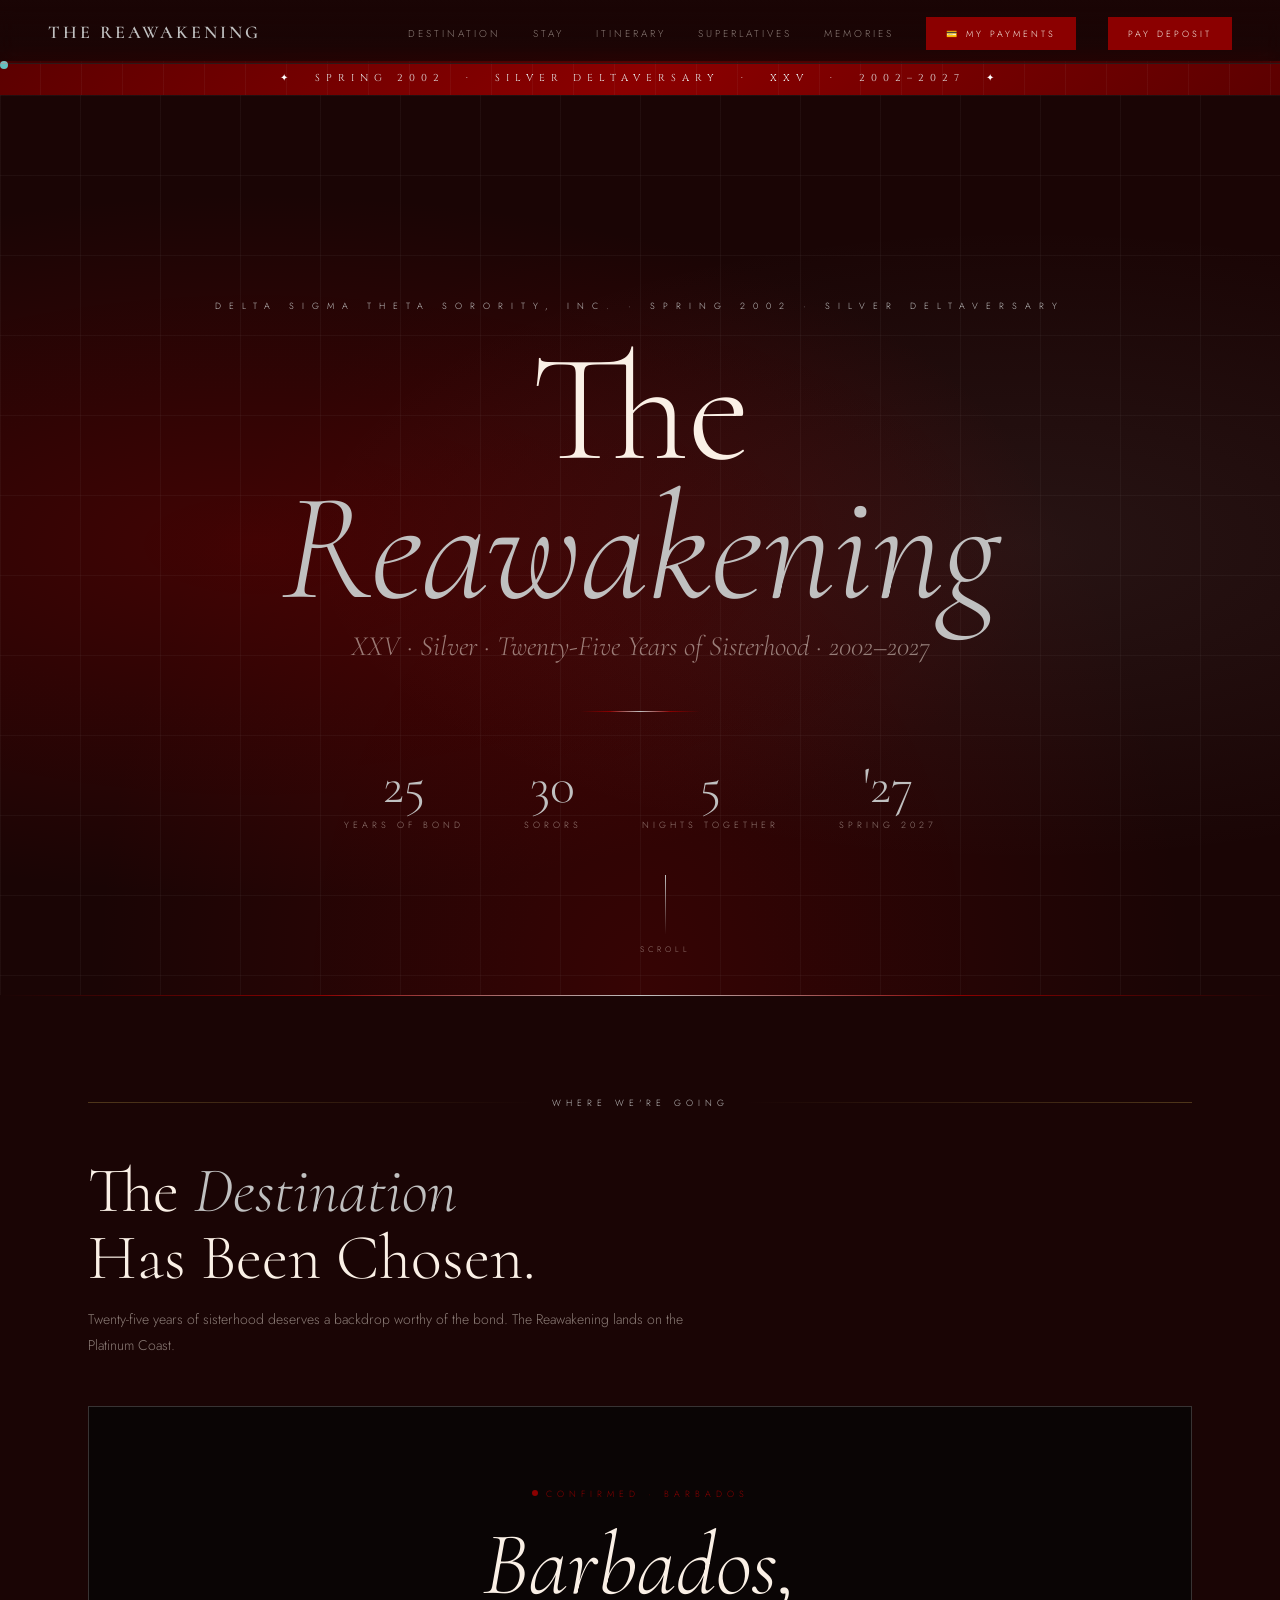
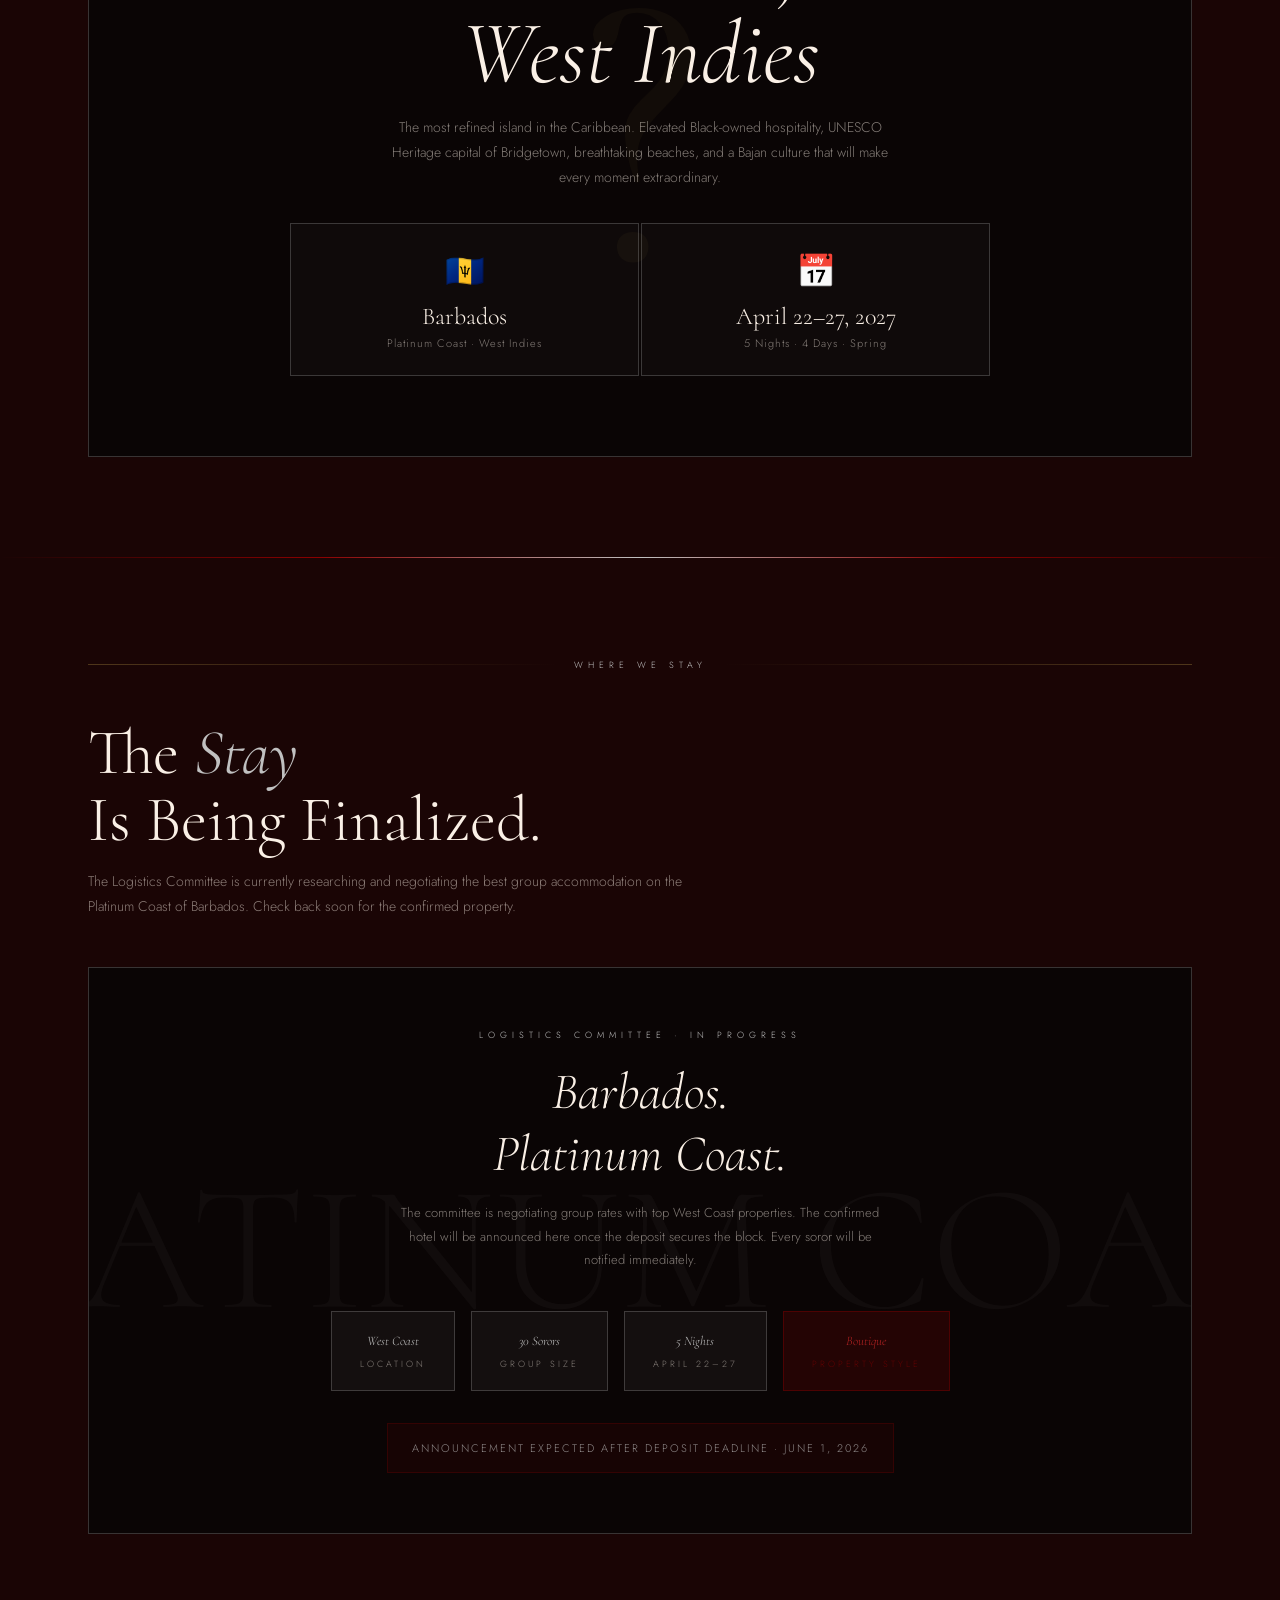
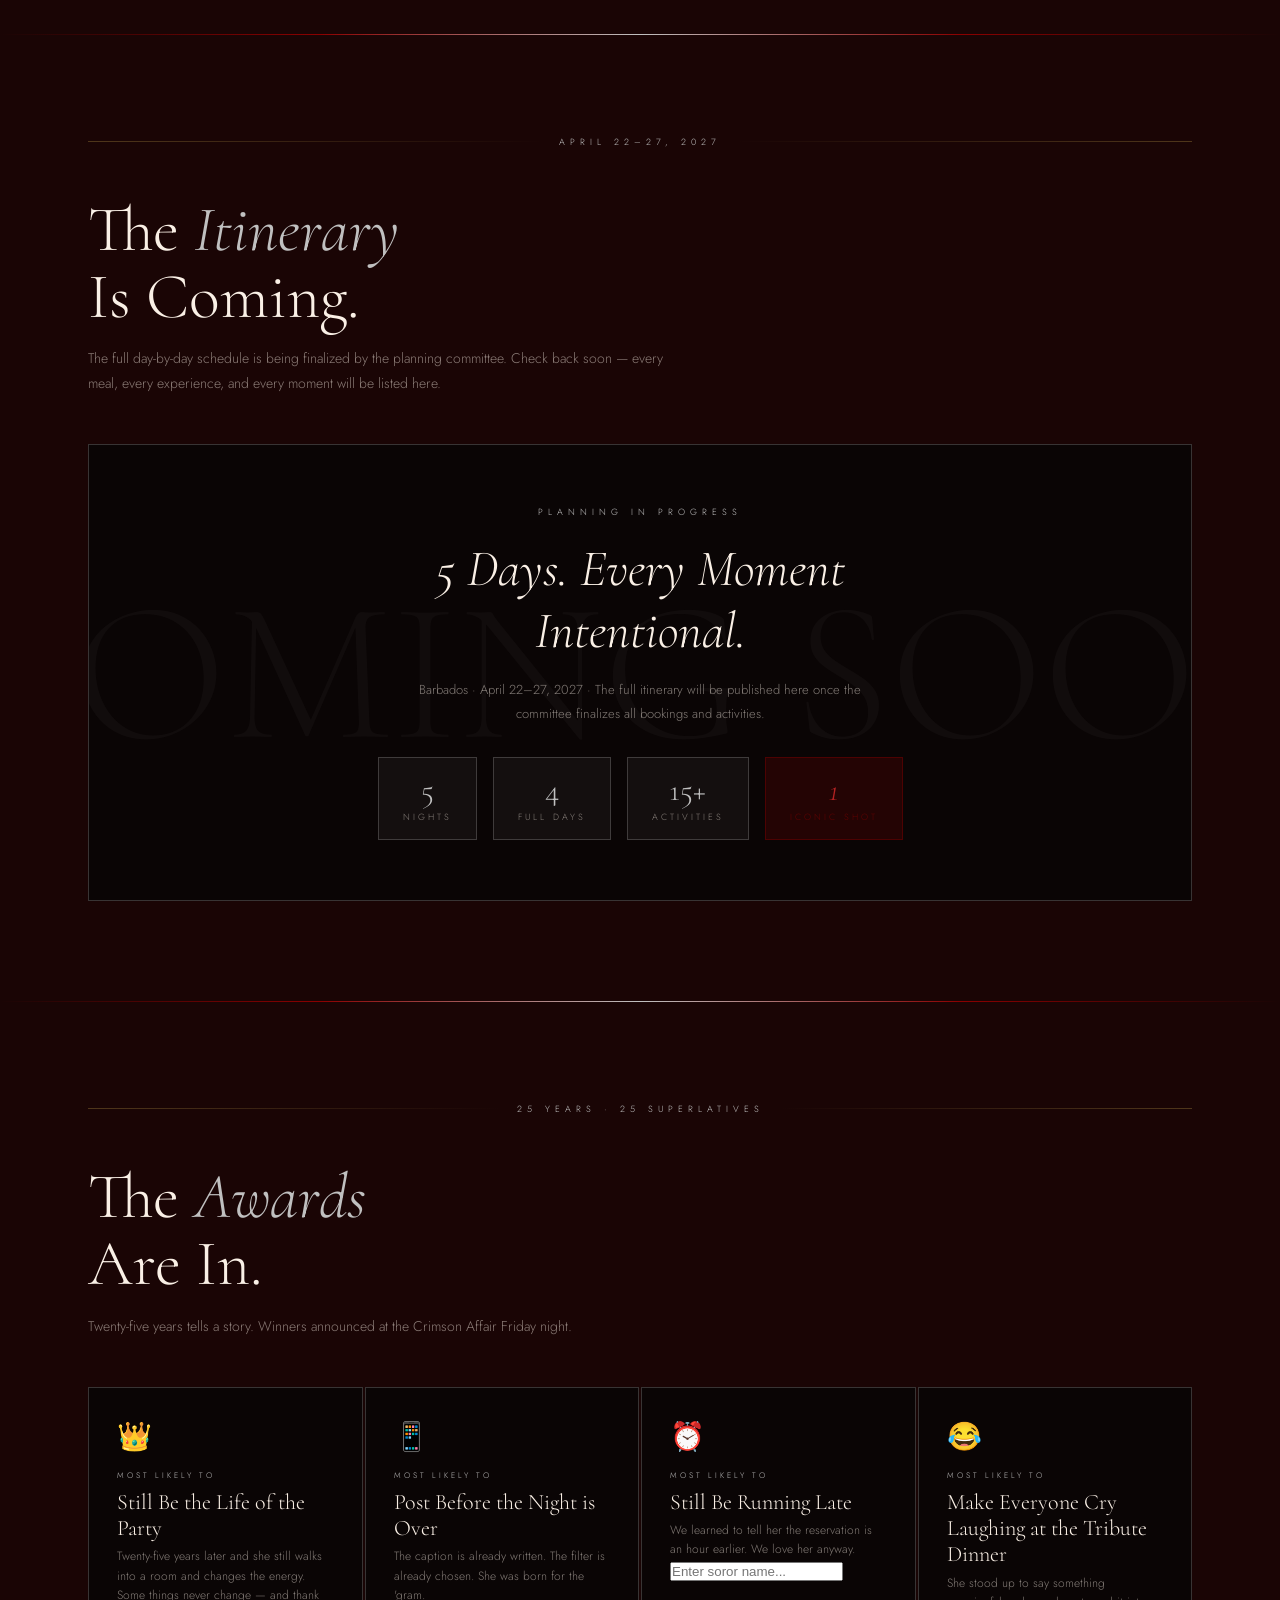
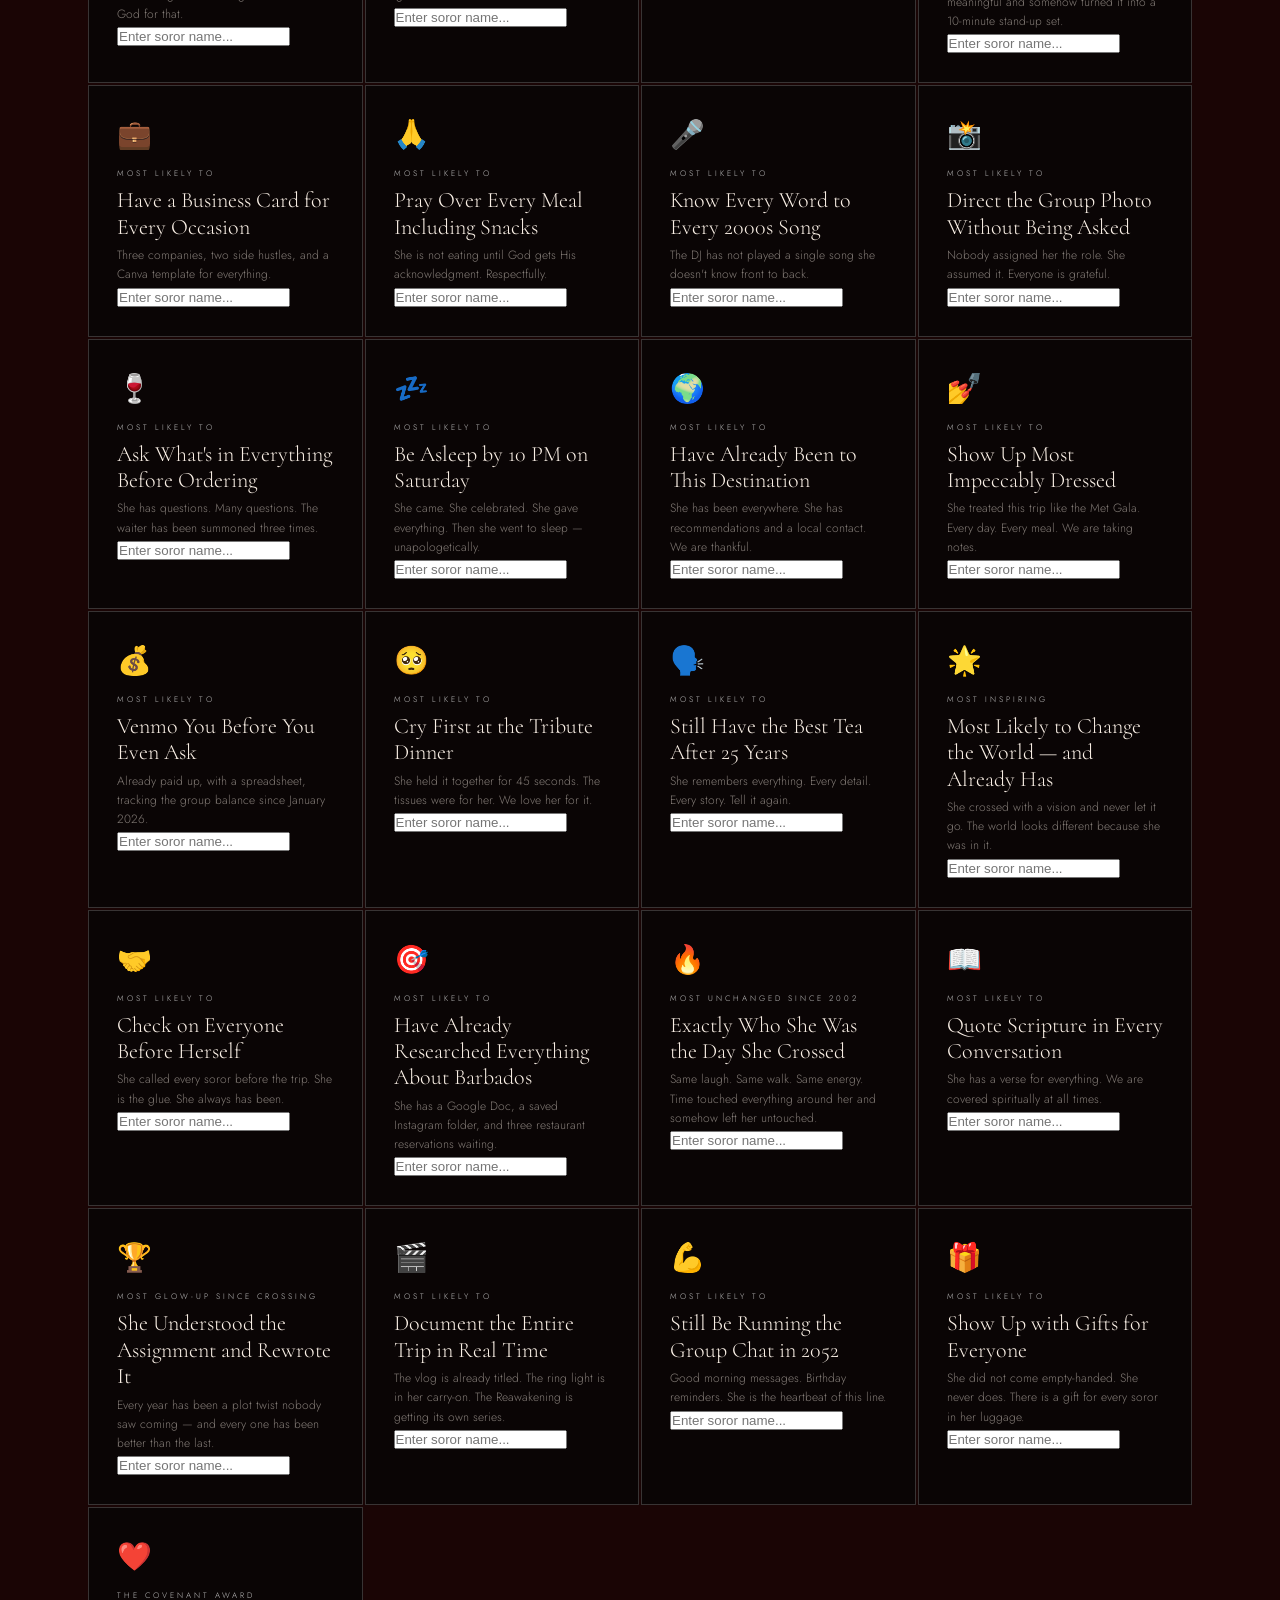
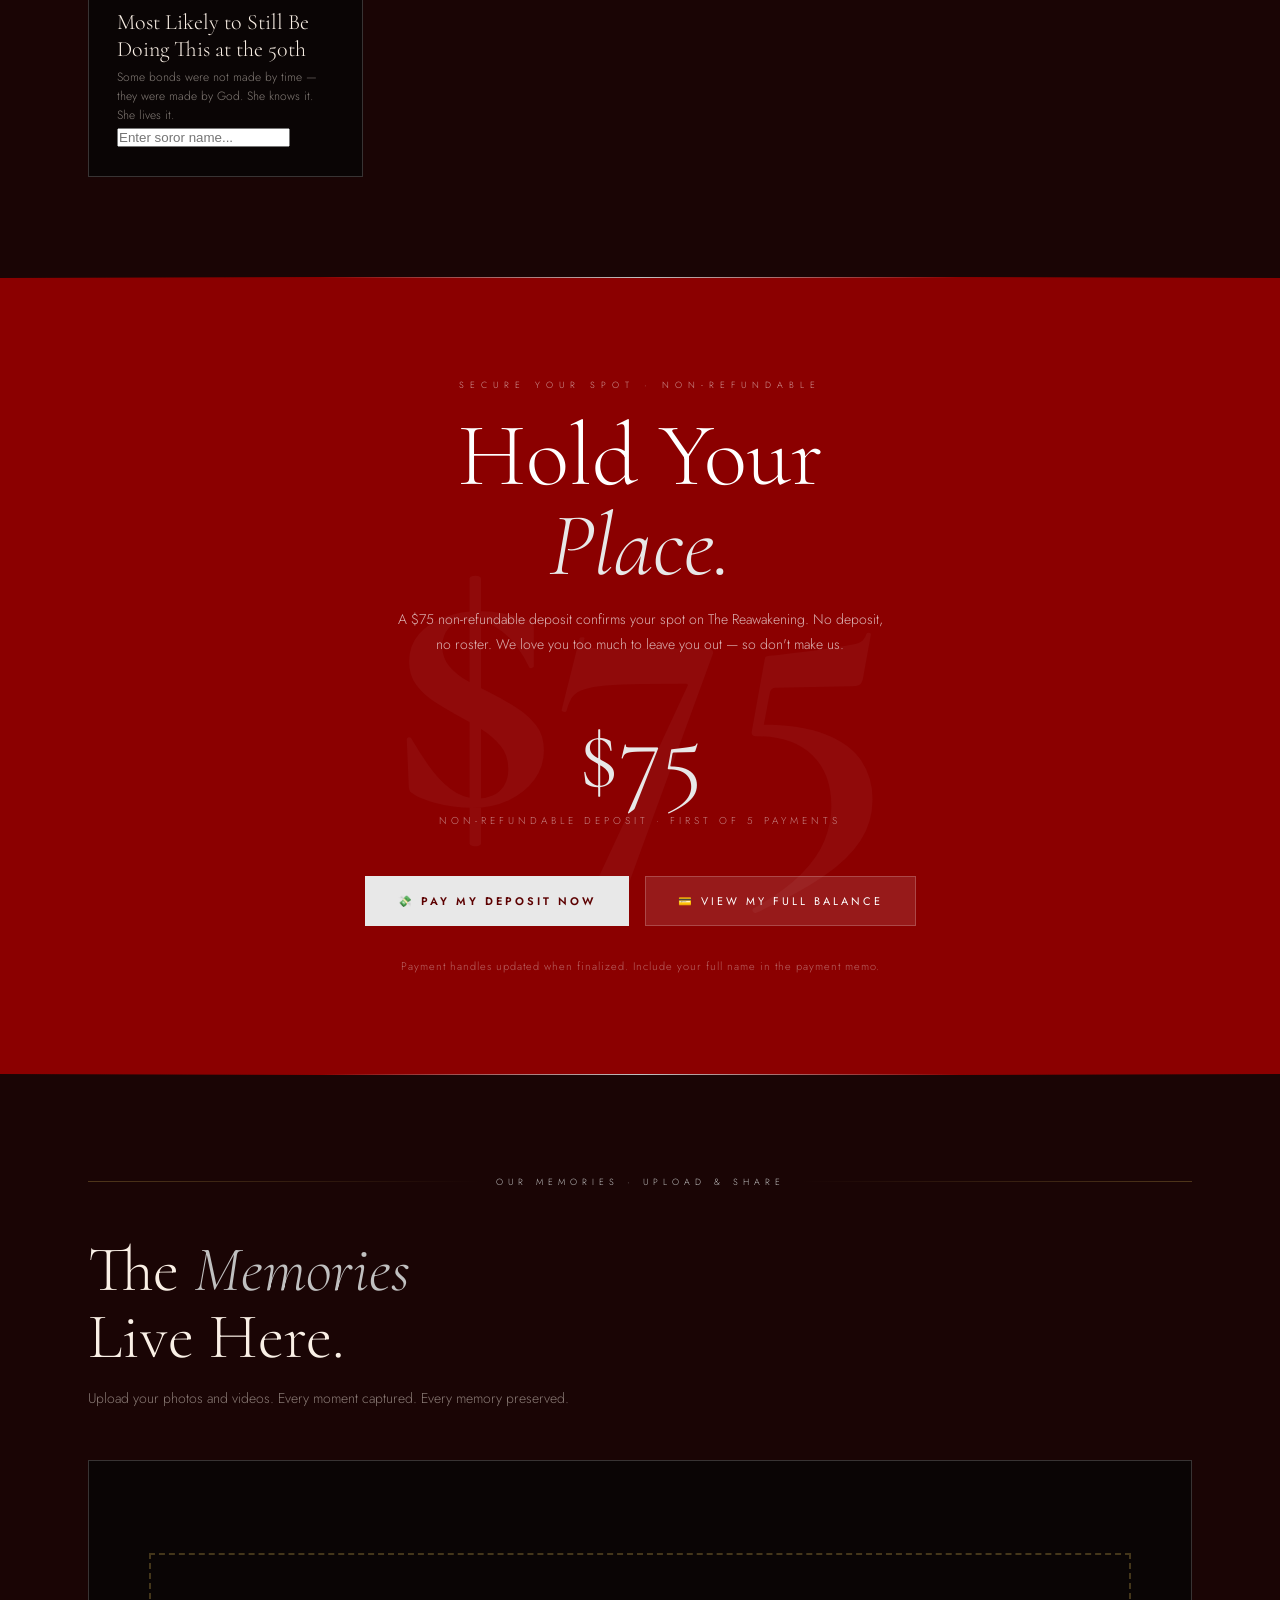
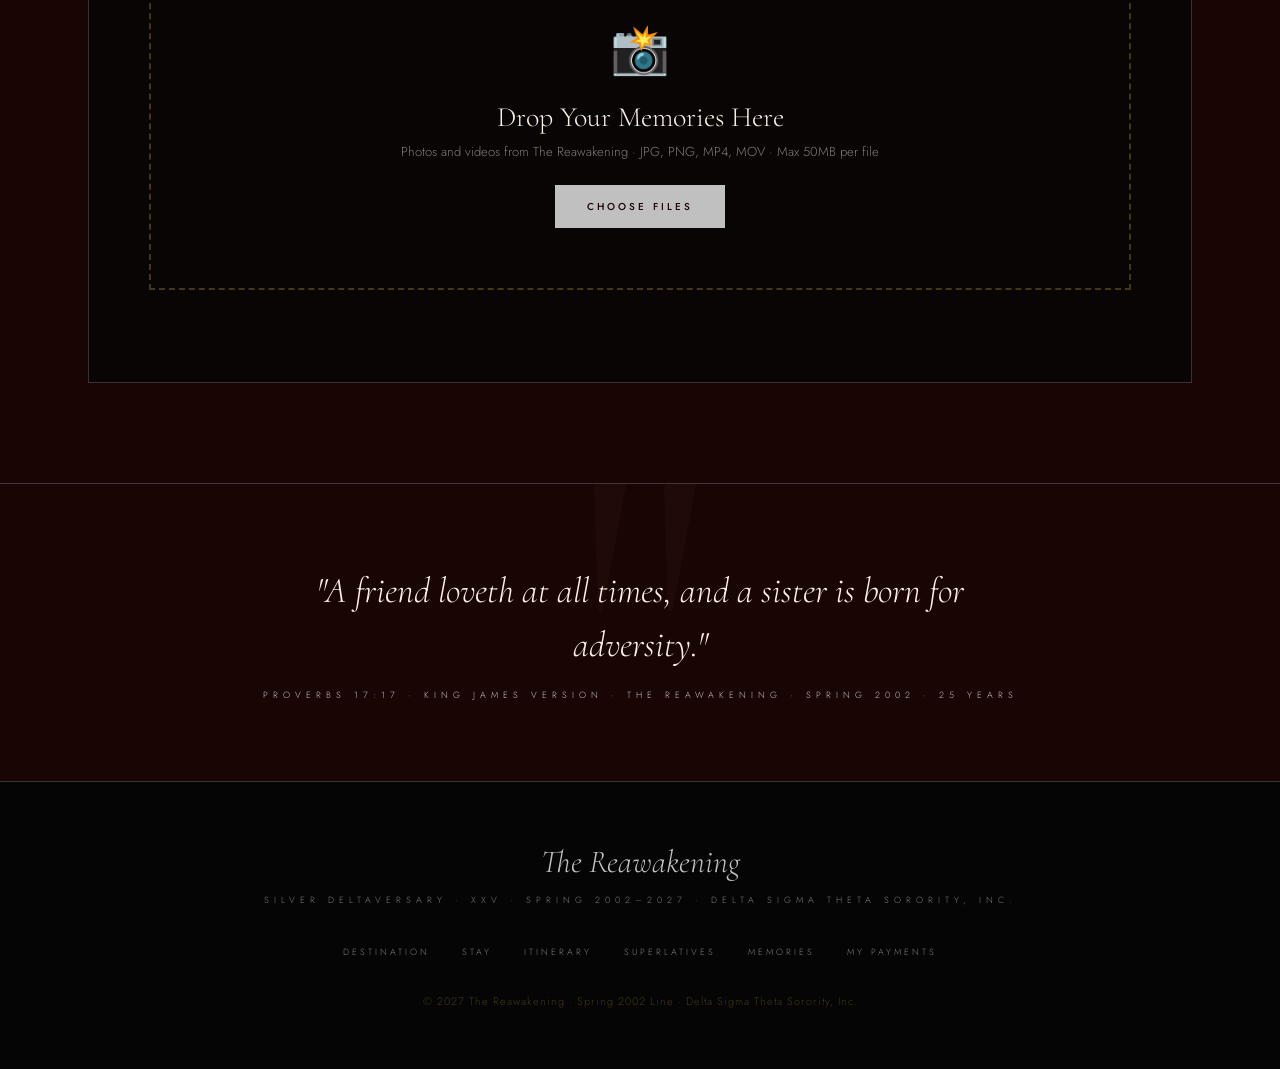
<file: reawakening-complete (2).html>
<!DOCTYPE html>
<html lang="en">
<head>
<meta charset="UTF-8">
<meta name="viewport" content="width=device-width, initial-scale=1.0">
<title>The Reawakening · Silver Deltaversary · Spring 2027</title>
<link href="https://fonts.googleapis.com/css2?family=Cormorant:ital,wght@0,300;0,400;0,600;0,700;1,300;1,400;1,600&family=Cormorant+Garamond:ital,wght@0,300;0,400;0,600;1,300;1,400&family=Cinzel:wght@400;600;700&family=Jost:wght@200;300;400;500;600&display=swap" rel="stylesheet">
<style>

/* ============================================
   SITE MODE — Silver Deltaversary · Crimson · Cream · Silver
   ============================================ */
:root {
  --black: #0A0505;
  --deep: #1A0505;
  --crimson: #8B0000;
  --crimson-light: #A50000;
  --crimson-dark: #5C0000;
  --silver: #C0C0C0;
  --silver-light: #E8E8E8;
  --silver-dark: #909090;
  --gold: #C0C0C0;
  --gold-light: #E8E8E8;
  --cream: #FAF0E6;
  --white: #FFF8F0;
  --muted: rgba(250,240,230,0.5);
  --border: rgba(192,192,192,0.25);
  /* Portal vars */
  --surface: #160505;
  --card: #1E0808;
  --teal: #8B0000;
  --teal-light: #A50000;
  --p-border: rgba(192,192,192,0.25);
  --green: #4CAF70;
  --amber: #F59E0B;
  --red: #EF4444;
}

* { margin: 0; padding: 0; box-sizing: border-box; }
html { scroll-behavior: smooth; }

body {
  background: var(--deep);
  color: var(--cream);
  font-family: 'Jost', sans-serif;
  font-weight: 300;
  overflow-x: hidden;
}

/* ---- VIEW SWITCHER ---- */
.site-view, .portal-view { display: none; }
.site-view.active, .portal-view.active { display: block; }

/* ---- PORTAL SCREEN SYSTEM ---- */
.p-screen { display: none; min-height: 100vh; flex-direction: column; }
.p-screen.active { display: flex; }

/* ============================================
   WEBSITE NAV
   ============================================ */
nav {
  position: fixed;
  top: 0; left: 0; right: 0;
  z-index: 100;
  padding: 20px 48px;
  display: flex;
  align-items: center;
  justify-content: space-between;
  background: linear-gradient(180deg, rgba(26,5,5,0.97) 0%, transparent 100%);
  backdrop-filter: blur(10px);
  border-bottom: 1px solid rgba(192,192,192,0.1);
}

.nav-logo {
  font-family: 'Cormorant', serif;
  font-size: 18px;
  font-weight: 600;
  letter-spacing: 3px;
  color: var(--gold);
  text-transform: uppercase;
  cursor: pointer;
}

.nav-links {
  display: flex;
  gap: 32px;
  list-style: none;
  align-items: center;
}

.nav-links a {
  font-size: 10px;
  letter-spacing: 3px;
  text-transform: uppercase;
  color: var(--muted);
  text-decoration: none;
  transition: color 0.3s;
  cursor: pointer;
}

.nav-links a:hover { color: var(--gold); }

.nav-portal-btn {
  background: var(--teal);
  color: var(--cream) !important;
  padding: 10px 20px;
  font-size: 9px !important;
  letter-spacing: 3px !important;
  border: none;
  cursor: pointer;
  transition: background 0.3s !important;
}

.nav-portal-btn:hover { background: var(--teal-light) !important; }

.nav-cta {
  background: var(--crimson);
  color: var(--cream) !important;
  padding: 10px 20px;
  font-size: 9px !important;
  letter-spacing: 3px !important;
  border: none;
  cursor: pointer;
  transition: background 0.3s !important;
}

.nav-cta:hover { background: var(--crimson-light) !important; }

/* ============================================
   CUSTOM CURSOR
   ============================================ */
.cursor {
  width: 8px; height: 8px;
  background: var(--gold);
  border-radius: 50%;
  position: fixed;
  pointer-events: none;
  z-index: 9999;
  transition: transform 0.15s ease;
  mix-blend-mode: difference;
}

/* ============================================
   HERO
   ============================================ */
.hero {
  min-height: 100vh;
  display: flex;
  flex-direction: column;
  align-items: center;
  justify-content: center;
  text-align: center;
  position: relative;
  overflow: hidden;
  padding: 120px 24px 80px;
}

.hero-bg {
  position: absolute; inset: 0;
  background:
    radial-gradient(ellipse at 20% 50%, rgba(139,0,0,0.35) 0%, transparent 55%),
    radial-gradient(ellipse at 80% 50%, rgba(192,192,192,0.08) 0%, transparent 50%),
    radial-gradient(ellipse at 50% 100%, rgba(139,0,0,0.25) 0%, transparent 60%);
}

.hero-grid {
  position: absolute; inset: 0;
  background-image:
    linear-gradient(rgba(192,192,192,0.05) 1px, transparent 1px),
    linear-gradient(90deg, rgba(192,192,192,0.05) 1px, transparent 1px);
  background-size: 80px 80px;
}

.hero-content { position: relative; z-index: 2; }

.hero-eyebrow {
  font-size: 9px; letter-spacing: 8px; text-transform: uppercase;
  color: var(--gold); margin-bottom: 28px;
  opacity: 0; animation: fadeUp 1s ease 0.2s forwards;
}

.hero-title {
  font-family: 'Cormorant', serif;
  font-size: clamp(60px, 12vw, 160px);
  font-weight: 300; line-height: 0.9;
  color: var(--cream); margin-bottom: 12px;
  opacity: 0; animation: fadeUp 1s ease 0.4s forwards;
}

.hero-title em { font-style: italic; color: var(--gold); display: block; }

.hero-subtitle {
  font-family: 'Cormorant', serif;
  font-size: clamp(16px, 2.5vw, 28px);
  font-weight: 300; font-style: italic;
  color: var(--muted); margin-bottom: 48px;
  opacity: 0; animation: fadeUp 1s ease 0.6s forwards;
}

.hero-divider {
  width: 120px; height: 1px;
  background: linear-gradient(90deg, transparent, var(--crimson), var(--silver), var(--crimson), transparent);
  margin: 0 auto 48px;
  opacity: 0; animation: fadeUp 1s ease 0.8s forwards;
}

.hero-stats {
  display: flex; gap: 60px;
  justify-content: center; flex-wrap: wrap;
  opacity: 0; animation: fadeUp 1s ease 1s forwards;
}

.hero-stat { text-align: center; }

.hero-stat-num {
  font-family: 'Cormorant', serif; font-size: 52px;
  font-weight: 300; color: var(--gold); line-height: 1; margin-bottom: 6px;
}

.hero-stat-label {
  font-size: 9px; letter-spacing: 4px;
  text-transform: uppercase; color: var(--muted);
}

.scroll-hint {
  position: absolute; bottom: 40px; left: 50%; transform: translateX(-50%);
  display: flex; flex-direction: column; align-items: center; gap: 8px;
  opacity: 0; animation: fadeUp 1s ease 1.4s forwards;
}

.scroll-line {
  width: 1px; height: 60px;
  background: linear-gradient(180deg, var(--silver), transparent);
  animation: scrollPulse 2s ease infinite;
}

.scroll-text { font-size: 8px; letter-spacing: 4px; text-transform: uppercase; color: var(--muted); }

@keyframes scrollPulse { 0%,100% { opacity:0.4; } 50% { opacity:1; } }
@keyframes fadeUp { from { opacity:0; transform:translateY(24px); } to { opacity:1; transform:translateY(0); } }
@keyframes fadeIn { from { opacity:0; } to { opacity:1; } }

/* ============================================
   SECTION BASE
   ============================================ */
section { padding: 100px 48px; max-width: 1200px; margin: 0 auto; }

.section-label {
  display: flex; align-items: center; gap: 16px; margin-bottom: 48px;
}

.section-label-line {
  flex: 1; height: 1px;
  background: linear-gradient(90deg, rgba(201,168,76,0.3), transparent);
}
.section-label-line.right {
  background: linear-gradient(90deg, transparent, rgba(201,168,76,0.3));
}

.section-label span {
  font-size: 9px; letter-spacing: 5px;
  text-transform: uppercase; color: var(--silver); white-space: nowrap;
}

.section-title {
  font-family: 'Cormorant', serif;
  font-size: clamp(36px, 5vw, 72px);
  font-weight: 300; line-height: 1.05; margin-bottom: 16px;
}

.section-title em { font-style: italic; color: var(--gold); }

.section-desc {
  font-size: 14px; color: var(--muted);
  line-height: 1.8; max-width: 600px;
}

/* ============================================
   DESTINATION
   ============================================ */
.dest-reveal {
  position: relative; overflow: hidden;
  background: var(--black); border: 1px solid var(--border);
  padding: 80px 60px; text-align: center; margin-top: 48px;
}

.dest-reveal::before {
  content: '?'; position: absolute;
  font-family: 'Cormorant', serif; font-size: 400px;
  color: rgba(201,168,76,0.04);
  top: 50%; left: 50%; transform: translate(-50%,-50%);
  line-height: 1; pointer-events: none;
}

.dest-status {
  font-size: 9px; letter-spacing: 5px; text-transform: uppercase;
  color: var(--crimson); margin-bottom: 20px;
  display: flex; align-items: center; justify-content: center; gap: 8px;
}

.dest-status::before {
  content: ''; width: 6px; height: 6px; border-radius: 50%;
  background: var(--crimson); animation: pulse 2s ease infinite;
}

@keyframes pulse { 0%,100%{opacity:1;transform:scale(1);} 50%{opacity:0.5;transform:scale(1.3);} }

.dest-title {
  font-family: 'Cormorant', serif;
  font-size: clamp(40px, 7vw, 90px);
  font-weight: 300; font-style: italic;
  color: var(--cream); margin-bottom: 16px; line-height: 1;
}

.dest-desc {
  font-size: 14px; color: var(--muted);
  max-width: 500px; margin: 0 auto 32px; line-height: 1.8;
}

.dest-options {
  display: grid; grid-template-columns: 1fr 1fr;
  gap: 2px; max-width: 700px; margin: 0 auto;
}

.dest-option {
  padding: 24px; background: rgba(255,255,255,0.02);
  border: 1px solid var(--border); transition: all 0.3s;
}

.dest-option:hover { background: rgba(201,168,76,0.05); border-color: rgba(201,168,76,0.4); }
.dest-option-flag { font-size: 32px; margin-bottom: 8px; }

.dest-option-name {
  font-family: 'Cormorant', serif; font-size: 24px;
  color: var(--cream); margin-bottom: 4px;
}

.dest-option-sub { font-size: 11px; color: var(--muted); letter-spacing: 1px; }

/* ============================================
   ACCOMMODATIONS
   ============================================ */
.accom-grid {
  display: grid; grid-template-columns: repeat(auto-fit, minmax(320px, 1fr));
  gap: 2px; margin-top: 48px;
}

.accom-card {
  background: var(--black); border: 1px solid var(--border);
  padding: 36px; position: relative; overflow: hidden; transition: all 0.4s;
}

.accom-card::after {
  content: ''; position: absolute; bottom: 0; left: 0; right: 0; height: 2px;
  background: linear-gradient(90deg, var(--crimson), var(--silver));
  transform: scaleX(0); transform-origin: left; transition: transform 0.4s ease;
}

.accom-card:hover::after { transform: scaleX(1); }
.accom-card:hover { border-color: rgba(201,168,76,0.3); }

.accom-type {
  font-size: 9px; letter-spacing: 4px; text-transform: uppercase;
  color: var(--gold); margin-bottom: 14px;
}

.accom-name {
  font-family: 'Cormorant', serif; font-size: 28px;
  font-weight: 400; color: var(--cream); margin-bottom: 8px; line-height: 1.1;
}

.accom-location {
  font-size: 11px; color: var(--muted); letter-spacing: 2px;
  margin-bottom: 16px; text-transform: uppercase;
}

.accom-desc {
  font-size: 13px; color: var(--muted); line-height: 1.75; margin-bottom: 20px;
}

.accom-features { display: flex; flex-wrap: wrap; gap: 6px; }

.feature-tag {
  font-size: 9px; letter-spacing: 1px; padding: 4px 10px;
  border: 1px solid rgba(192,192,192,0.25); color: var(--silver); text-transform: uppercase;
}

/* ============================================
   ITINERARY
   ============================================ */
.itinerary-wrap { margin-top: 48px; }

.day-selector { display: flex; gap: 2px; margin-bottom: 2px; flex-wrap: wrap; }

.day-btn {
  flex: 1; min-width: 100px;
  background: rgba(255,255,255,0.02); border: 1px solid var(--border);
  color: var(--muted); font-family: 'Jost', sans-serif;
  font-size: 9px; letter-spacing: 3px; text-transform: uppercase;
  padding: 14px; cursor: pointer; transition: all 0.25s; border-bottom: 2px solid transparent;
}

.day-btn:hover, .day-btn.active {
  color: var(--silver-light); border-bottom-color: var(--crimson);
  background: rgba(139,0,0,0.06);
}

.day-panel {
  display: none; background: var(--black); border: 1px solid var(--border);
  padding: 48px; animation: fadeIn 0.3s ease;
}

.day-panel.active { display: block; }

.day-header {
  display: flex; align-items: flex-end; gap: 24px;
  margin-bottom: 36px; padding-bottom: 24px; border-bottom: 1px solid var(--border);
}

.day-num {
  font-family: 'Cormorant', serif; font-size: 100px;
  font-weight: 300; color: rgba(201,168,76,0.1); line-height: 1;
}

.day-info h3 {
  font-family: 'Cormorant', serif; font-size: 36px;
  font-weight: 300; color: var(--cream); line-height: 1; margin-bottom: 6px;
}

.day-info p { font-size: 9px; letter-spacing: 4px; color: var(--gold); text-transform: uppercase; }

.timeline { padding-left: 32px; position: relative; }

.timeline::before {
  content: ''; position: absolute; left: 8px; top: 0; bottom: 0;
  width: 1px; background: linear-gradient(180deg, var(--gold), rgba(201,168,76,0.05));
}

.t-item {
  position: relative; margin-bottom: 24px; padding: 20px 24px;
  background: rgba(255,255,255,0.02); border: 1px solid rgba(255,255,255,0.04);
  transition: border-color 0.3s;
}

.t-item:hover { border-color: rgba(201,168,76,0.2); }

.t-item::before {
  content: ''; position: absolute; left: -28px; top: 24px;
  width: 8px; height: 8px; border-radius: 50%;
  background: var(--gold); border: 2px solid var(--deep);
}

.t-time { font-size: 8px; letter-spacing: 3px; color: var(--gold); text-transform: uppercase; margin-bottom: 6px; }
.t-title { font-family: 'Cormorant', serif; font-size: 22px; color: var(--cream); margin-bottom: 6px; }
.t-desc { font-size: 13px; color: var(--muted); line-height: 1.7; }

/* ============================================
   SUPERLATIVES
   ============================================ */
.superlatives-grid {
  display: grid; grid-template-columns: repeat(auto-fit, minmax(260px, 1fr));
  gap: 2px; margin-top: 48px;
}

.superlative-card {
  background: var(--black); border: 1px solid var(--border);
  padding: 28px; position: relative; overflow: hidden; transition: all 0.3s;
}

.superlative-card:hover { border-color: rgba(201,168,76,0.35); background: rgba(201,168,76,0.03); }

.sup-award { font-size: 28px; margin-bottom: 12px; display: block; }
.sup-title { font-size: 8px; letter-spacing: 3px; text-transform: uppercase; color: var(--gold); margin-bottom: 8px; }
.sup-name { font-family: 'Cormorant', serif; font-size: 22px; color: var(--cream); margin-bottom: 6px; line-height: 1.2; }
.sup-desc { font-size: 12px; color: var(--muted); line-height: 1.6; }
.sup-winner {
  display: inline-block; margin-top: 12px;
  font-size: 9px; letter-spacing: 2px; text-transform: uppercase;
  color: var(--silver); border: 1px solid rgba(192,192,192,0.3); padding: 3px 10px;
}

/* ============================================
   DEPOSIT SECTION
   ============================================ */
.deposit-section {
  background: var(--crimson); padding: 100px 48px;
  text-align: center; position: relative; overflow: hidden;
}

.deposit-section::before {
  content: '$75'; position: absolute;
  font-family: 'Cormorant', serif; font-size: 400px; font-weight: 700;
  color: rgba(255,255,255,0.04); top: 50%; left: 50%;
  transform: translate(-50%,-50%); white-space: nowrap; pointer-events: none; line-height: 1;
}

.deposit-eyebrow {
  font-size: 9px; letter-spacing: 6px; text-transform: uppercase;
  color: rgba(255,255,255,0.6); margin-bottom: 20px; position: relative;
}

.deposit-title {
  font-family: 'Cormorant', serif; font-size: clamp(40px, 7vw, 90px);
  font-weight: 300; color: white; line-height: 1; margin-bottom: 16px; position: relative;
}

.deposit-title em { font-style: italic; color: var(--silver-light); }

.deposit-desc {
  font-size: 14px; color: rgba(255,255,255,0.7);
  max-width: 500px; margin: 0 auto 48px; line-height: 1.8; position: relative;
}

.deposit-amount {
  font-family: 'Cormorant', serif; font-size: 100px;
  font-weight: 300; color: var(--silver-light); line-height: 1; margin-bottom: 8px; position: relative;
}

.deposit-amount-label {
  font-size: 10px; letter-spacing: 4px; text-transform: uppercase;
  color: rgba(255,255,255,0.5); margin-bottom: 48px; position: relative;
}

.deposit-methods {
  display: flex; gap: 16px; justify-content: center; flex-wrap: wrap;
  position: relative; margin-bottom: 32px;
}

.deposit-btn {
  background: rgba(255,255,255,0.1); border: 1px solid rgba(255,255,255,0.2);
  color: white; font-family: 'Jost', sans-serif; font-size: 11px;
  letter-spacing: 3px; text-transform: uppercase; padding: 16px 32px;
  cursor: pointer; transition: all 0.3s; display: flex; align-items: center; gap: 10px;
}

.deposit-btn:hover { background: rgba(255,255,255,0.2); }

.deposit-btn.primary {
  background: var(--silver-light); border-color: var(--silver-light); color: var(--crimson-dark); font-weight: 600;
}

.deposit-btn.primary:hover { background: white; }
.deposit-note { font-size: 11px; color: rgba(255,255,255,0.4); position: relative; letter-spacing: 1px; }

/* ============================================
   MEDIA UPLOAD
   ============================================ */
.upload-section {
  background: var(--black); border: 1px solid var(--border);
  padding: 60px; margin-top: 48px; text-align: center;
}

.upload-area {
  border: 2px dashed rgba(201,168,76,0.3); padding: 60px 40px;
  margin: 32px 0; transition: all 0.3s; cursor: pointer;
}

.upload-area:hover { border-color: rgba(201,168,76,0.6); background: rgba(201,168,76,0.03); }
.upload-area.dragover { border-color: var(--gold); background: rgba(201,168,76,0.06); }

.upload-icon { font-size: 48px; margin-bottom: 16px; display: block; }

.upload-title {
  font-family: 'Cormorant', serif; font-size: 28px;
  color: var(--cream); margin-bottom: 8px;
}

.upload-desc { font-size: 13px; color: var(--muted); margin-bottom: 24px; }

.upload-btn {
  background: var(--gold); color: var(--deep); border: none;
  font-family: 'Jost', sans-serif; font-size: 10px; letter-spacing: 3px;
  text-transform: uppercase; padding: 14px 32px; cursor: pointer; font-weight: 500; transition: background 0.3s;
}

.upload-btn:hover { background: var(--gold-light); }

#fileInput { display: none; }

.media-grid {
  display: grid; grid-template-columns: repeat(auto-fill, minmax(150px, 1fr));
  gap: 8px; margin-top: 24px;
}

.media-item {
  aspect-ratio: 1; position: relative; overflow: hidden;
  background: rgba(255,255,255,0.03); border: 1px solid var(--border);
}

.media-item img, .media-item video { width: 100%; height: 100%; object-fit: cover; }

.media-item-remove {
  position: absolute; top: 6px; right: 6px;
  background: rgba(139,0,0,0.8); color: white; border: none;
  width: 22px; height: 22px; border-radius: 50%; font-size: 12px; cursor: pointer;
  display: flex; align-items: center; justify-content: center;
  opacity: 0; transition: opacity 0.2s;
}

.media-item:hover .media-item-remove { opacity: 1; }
.upload-count { font-size: 11px; color: var(--muted); margin-top: 12px; letter-spacing: 2px; text-transform: uppercase; }

/* ============================================
   SCRIPTURE + FOOTER
   ============================================ */
.scripture {
  text-align: center; padding: 80px 48px;
  border-top: 1px solid var(--border); position: relative; overflow: hidden;
}

.scripture::before {
  content: '"'; position: absolute;
  font-family: 'Cormorant', serif; font-size: 500px;
  color: rgba(201,168,76,0.03); top: -100px; left: 50%; transform: translateX(-50%);
  line-height: 1; pointer-events: none;
}

.scripture-text {
  font-family: 'Cormorant', serif; font-size: clamp(20px, 3vw, 36px);
  font-style: italic; font-weight: 300; color: var(--cream);
  max-width: 700px; margin: 0 auto 16px; line-height: 1.5; position: relative;
}

.scripture-ref {
  font-size: 9px; letter-spacing: 5px; text-transform: uppercase; color: var(--silver);
}

footer {
  background: #050505; padding: 60px 48px;
  text-align: center; border-top: 1px solid var(--border);
}

.footer-logo {
  font-family: 'Cormorant', serif; font-size: 32px;
  font-weight: 300; font-style: italic; color: var(--gold); margin-bottom: 12px;
}

.footer-sub {
  font-size: 9px; letter-spacing: 5px; text-transform: uppercase;
  color: var(--muted); margin-bottom: 32px;
}

.footer-links {
  display: flex; gap: 32px; justify-content: center;
  flex-wrap: wrap; list-style: none; margin-bottom: 32px;
}

.footer-links a {
  font-size: 9px; letter-spacing: 3px; text-transform: uppercase;
  color: var(--muted); text-decoration: none; transition: color 0.3s; cursor: pointer;
}

.footer-links a:hover { color: var(--gold); }
.footer-copy { font-size: 11px; color: rgba(201,168,76,0.3); letter-spacing: 1px; }

.divider {
  height: 1px;
  background: linear-gradient(90deg, transparent, var(--crimson), var(--silver), var(--crimson), transparent);
}

/* ============================================
   DEPOSIT MODAL (website)
   ============================================ */
.modal-overlay {
  position: fixed; inset: 0; background: rgba(0,0,0,0.85);
  z-index: 200; display: none; align-items: center; justify-content: center;
  padding: 24px; backdrop-filter: blur(8px);
}

.modal-overlay.open { display: flex; }

.modal {
  background: var(--deep); border: 1px solid var(--border);
  padding: 48px; max-width: 500px; width: 100%; position: relative; text-align: center;
}

.modal-close {
  position: absolute; top: 16px; right: 20px;
  background: none; border: none; color: var(--muted); font-size: 20px; cursor: pointer;
}

.modal-close:hover { color: var(--gold); }

.modal-title {
  font-family: 'Cormorant', serif; font-size: 36px;
  color: var(--cream); margin-bottom: 8px;
}

.modal-desc {
  font-size: 13px; color: var(--muted); margin-bottom: 32px; line-height: 1.7;
}

.modal-amount {
  font-family: 'Cormorant', serif; font-size: 72px;
  color: var(--gold); line-height: 1; margin-bottom: 32px;
}

.modal-methods { display: flex; flex-direction: column; gap: 10px; }

.modal-method {
  background: rgba(255,255,255,0.03); border: 1px solid var(--border);
  padding: 16px 20px; display: flex; align-items: center;
  justify-content: space-between; transition: all 0.2s;
}

.modal-method:hover { border-color: rgba(201,168,76,0.3); background: rgba(201,168,76,0.04); }
.modal-method-name { font-size: 13px; color: var(--cream); font-weight: 500; }
.modal-method-handle { font-size: 11px; color: var(--gold); letter-spacing: 1px; }

.modal-note {
  font-size: 11px; color: var(--muted); margin-top: 20px; line-height: 1.6;
  border-top: 1px solid var(--border); padding-top: 20px;
}

/* ============================================
   PORTAL STYLES
   ============================================ */
.portal-view {
  background: #0A0202;
  min-height: 100vh;
}

/* Portal login */
#pLoginScreen {
  align-items: center; justify-content: center;
  padding: 24px; position: relative; overflow: hidden;
  background: #0A0202;
}

.p-login-bg {
  position: absolute; inset: 0;
  background:
    radial-gradient(ellipse at 20% 50%, rgba(139,0,0,0.2) 0%, transparent 55%),
    radial-gradient(ellipse at 80% 30%, rgba(192,192,192,0.05) 0%, transparent 50%);
}

.p-login-grid {
  position: absolute; inset: 0;
  background-image:
    linear-gradient(rgba(192,192,192,0.04) 1px, transparent 1px),
    linear-gradient(90deg, rgba(192,192,192,0.04) 1px, transparent 1px);
  background-size: 60px 60px;
}

.p-back-btn {
  position: absolute; top: 24px; left: 24px;
  background: rgba(255,255,255,0.05); border: 1px solid rgba(201,168,76,0.2);
  color: rgba(242,235,224,0.6); font-family: 'Cinzel', serif;
  font-size: 9px; letter-spacing: 3px; text-transform: uppercase;
  padding: 10px 16px; cursor: pointer; transition: all 0.2s; z-index: 10;
}

.p-back-btn:hover { border-color: var(--gold); color: var(--gold-light); }

.login-box {
  background: var(--card); border: 1px solid var(--p-border);
  padding: 56px 48px; width: 100%; max-width: 440px; position: relative; z-index: 2;
}

.login-box::before {
  content: ''; position: absolute; top: 0; left: 0; right: 0; height: 3px;
  background: linear-gradient(90deg, var(--crimson), var(--silver), var(--crimson));
}

.login-logo {
  font-family: 'Cinzel', serif; font-size: 11px; letter-spacing: 5px;
  text-transform: uppercase; color: var(--gold-light); margin-bottom: 8px; text-align: center;
}

.login-title {
  font-family: 'Cormorant Garamond', serif; font-size: 40px; font-weight: 300;
  text-align: center; color: #F2EBE0; line-height: 1.1; margin-bottom: 6px;
}

.login-title em { font-style: italic; color: var(--gold-light); }

.login-sub {
  font-size: 12px; color: rgba(242,235,224,0.45);
  text-align: center; margin-bottom: 40px; letter-spacing: 1px;
}

.p-form-group { margin-bottom: 16px; }

.p-form-label {
  font-family: 'Cinzel', serif; font-size: 8px; letter-spacing: 4px;
  text-transform: uppercase; color: var(--gold-light); display: block; margin-bottom: 8px;
}

.p-form-input {
  width: 100%; background: rgba(255,255,255,0.04); border: 1px solid var(--p-border);
  color: #F2EBE0; font-family: 'Jost', sans-serif; font-size: 14px;
  font-weight: 300; padding: 14px 16px; outline: none; transition: border-color 0.3s;
}

.p-form-input:focus { border-color: var(--gold-light); }
.p-form-input::placeholder { color: rgba(242,235,224,0.25); }

.p-form-select {
  width: 100%; background: rgba(255,255,255,0.04); border: 1px solid var(--p-border);
  color: #F2EBE0; font-family: 'Jost', sans-serif; font-size: 14px;
  font-weight: 300; padding: 14px 16px; outline: none; transition: border-color 0.3s;
  cursor: pointer; appearance: none;
}

.p-form-select:focus { border-color: var(--gold-light); }
.p-form-select option { background: #0E1510; color: #F2EBE0; }

.p-login-btn {
  width: 100%; background: var(--teal); border: none; color: #F2EBE0;
  font-family: 'Cinzel', serif; font-size: 10px; letter-spacing: 4px;
  text-transform: uppercase; padding: 16px; cursor: pointer; margin-top: 24px; transition: background 0.3s;
}

.p-login-btn:hover { background: var(--teal-light); }

.p-login-error { color: var(--red); font-size: 12px; text-align: center; margin-top: 12px; display: none; }

.p-admin-toggle {
  text-align: center; margin-top: 20px; font-size: 11px;
  color: rgba(242,235,224,0.45); cursor: pointer; letter-spacing: 1px; transition: color 0.2s;
}

.p-admin-toggle:hover { color: var(--gold-light); }

/* Portal nav */
.portal-nav {
  background: #160505; border-bottom: 1px solid var(--p-border);
  padding: 0 32px; display: flex; align-items: center;
  justify-content: space-between; height: 60px; position: sticky; top: 0; z-index: 50;
}

.p-nav-brand { font-family: 'Cinzel', serif; font-size: 12px; letter-spacing: 4px; color: var(--gold-light); text-transform: uppercase; }

.p-nav-right { display: flex; align-items: center; gap: 20px; }

.p-nav-user { font-size: 12px; color: rgba(242,235,224,0.45); letter-spacing: 1px; }
.p-nav-user span { color: var(--gold-light); }

.p-logout-btn {
  background: none; border: 1px solid rgba(242,235,224,0.15); color: rgba(242,235,224,0.45);
  font-family: 'Jost', sans-serif; font-size: 10px; letter-spacing: 2px;
  text-transform: uppercase; padding: 6px 14px; cursor: pointer; transition: all 0.2s;
}

.p-logout-btn:hover { border-color: var(--gold-light); color: var(--gold-light); }

.p-back-site-btn {
  background: rgba(13,92,70,0.2); border: 1px solid rgba(13,92,70,0.4); color: rgba(242,235,224,0.6);
  font-family: 'Cinzel', serif; font-size: 9px; letter-spacing: 2px;
  text-transform: uppercase; padding: 6px 14px; cursor: pointer; transition: all 0.2s;
}

.p-back-site-btn:hover { border-color: var(--teal-light); color: var(--cream); }

/* Portal dashboard */
.dashboard-body {
  flex: 1; padding: 40px 32px; max-width: 900px; margin: 0 auto; width: 100%;
}

.dash-header { margin-bottom: 32px; }

.dash-greeting {
  font-family: 'Cormorant Garamond', serif; font-size: clamp(28px, 4vw, 48px);
  font-weight: 300; color: #F2EBE0; line-height: 1.1; margin-bottom: 6px;
}

.dash-greeting em { font-style: italic; color: var(--gold-light); }
.dash-sub { font-size: 12px; color: rgba(242,235,224,0.45); letter-spacing: 1px; }

.balance-strip { display: grid; grid-template-columns: repeat(3, 1fr); gap: 2px; margin-bottom: 32px; }

.bal-card { background: var(--card); border: 1px solid var(--p-border); padding: 24px 20px; text-align: center; }
/* SILVER ANNIVERSARY BANNER */
.silver-banner {
  background: linear-gradient(135deg, var(--crimson-dark), var(--crimson), var(--crimson-dark));
  padding: 10px 48px;
  text-align: center;
  position: relative;
  overflow: hidden;
  margin-top: 61px;
}

.silver-banner::before {
  content: '';
  position: absolute;
  inset: 0;
  background: repeating-linear-gradient(
    90deg,
    transparent,
    transparent 40px,
    rgba(192,192,192,0.06) 40px,
    rgba(192,192,192,0.06) 41px
  );
}

.silver-banner-text {
  font-family: 'Cinzel', serif;
  font-size: 10px;
  letter-spacing: 6px;
  text-transform: uppercase;
  color: var(--silver-light);
  position: relative;
}

.silver-banner-text span {
  color: white;
  margin: 0 12px;
}

.bal-card.primary { background: var(--crimson); border-color: var(--crimson-light); }

.bal-label {
  font-family: 'Cinzel', serif; font-size: 8px; letter-spacing: 3px;
  text-transform: uppercase; color: rgba(201,168,76,0.7); margin-bottom: 8px;
}

.bal-amount {
  font-family: 'Cormorant Garamond', serif; font-size: clamp(28px, 4vw, 44px);
  font-weight: 300; color: var(--gold-light); line-height: 1; margin-bottom: 4px;
}

.bal-desc { font-size: 10px; color: rgba(242,235,224,0.4); letter-spacing: 1px; }

.p-section-title {
  font-family: 'Cinzel', serif; font-size: 9px; letter-spacing: 5px;
  text-transform: uppercase; color: var(--gold-light); margin-bottom: 16px;
  display: flex; align-items: center; gap: 12px;
}

.p-section-title::after { content: ''; flex: 1; height: 1px; background: var(--p-border); }

.installments-list { display: flex; flex-direction: column; gap: 8px; margin-bottom: 32px; }

.install-row {
  background: var(--card); border: 1px solid var(--p-border);
  display: grid; grid-template-columns: auto 1fr auto auto;
  align-items: center; gap: 20px; padding: 18px 20px; transition: border-color 0.3s;
}

.install-row:hover { border-color: rgba(13,92,70,0.5); }

.install-status { width: 10px; height: 10px; border-radius: 50%; flex-shrink: 0; }
.i-paid { background: var(--green); box-shadow: 0 0 8px rgba(76,175,112,0.4); }
.i-due { background: var(--amber); box-shadow: 0 0 8px rgba(245,158,11,0.4); }
.i-upcoming { background: rgba(242,235,224,0.15); }

.install-name {
  font-family: 'Cormorant Garamond', serif; font-size: 18px;
  color: #F2EBE0; margin-bottom: 3px;
}

.install-date { font-size: 11px; color: rgba(242,235,224,0.45); letter-spacing: 1px; }

.install-amount {
  font-family: 'Cormorant Garamond', serif; font-size: 22px;
  color: #F2EBE0; text-align: right;
}

.p-pay-btn {
  background: var(--teal); border: none; color: #F2EBE0;
  font-family: 'Cinzel', serif; font-size: 8px; letter-spacing: 3px;
  text-transform: uppercase; padding: 10px 18px; cursor: pointer;
  transition: background 0.3s; white-space: nowrap;
}

.p-pay-btn:hover { background: var(--teal-light); }

.p-paid-badge {
  font-family: 'Cinzel', serif; font-size: 8px; letter-spacing: 2px;
  text-transform: uppercase; color: var(--green); border: 1px solid rgba(76,175,112,0.3); padding: 8px 14px;
}

.p-upcoming-badge { font-size: 10px; color: rgba(242,235,224,0.45); letter-spacing: 1px; }

/* Payment modal (portal) */
.p-modal-overlay {
  position: fixed; inset: 0; background: rgba(0,0,0,0.85);
  z-index: 300; display: none; align-items: center; justify-content: center;
  padding: 24px; backdrop-filter: blur(8px);
}

.p-modal-overlay.open { display: flex; }

.p-modal {
  background: var(--card); border: 1px solid var(--p-border);
  padding: 48px; max-width: 480px; width: 100%; position: relative;
}

.p-modal::before {
  content: ''; position: absolute; top: 0; left: 0; right: 0; height: 3px;
  background: linear-gradient(90deg, var(--crimson), var(--silver-light));
}

.p-modal-close {
  position: absolute; top: 16px; right: 20px; background: none; border: none;
  color: rgba(242,235,224,0.45); font-size: 18px; cursor: pointer; transition: color 0.2s;
}

.p-modal-close:hover { color: var(--gold-light); }

.p-modal-eyebrow {
  font-family: 'Cinzel', serif; font-size: 8px; letter-spacing: 5px;
  text-transform: uppercase; color: var(--gold-light); margin-bottom: 10px;
}

.p-modal-title {
  font-family: 'Cormorant Garamond', serif; font-size: 32px;
  color: #F2EBE0; margin-bottom: 24px; line-height: 1.1;
}

.p-modal-amount-display {
  background: var(--teal); padding: 20px; text-align: center; margin-bottom: 24px;
}

.p-modal-amount-label {
  font-size: 10px; letter-spacing: 3px; text-transform: uppercase;
  color: rgba(242,235,224,0.6); margin-bottom: 6px;
}

.p-modal-amount-num {
  font-family: 'Cormorant Garamond', serif; font-size: 56px; color: var(--gold-light); line-height: 1;
}

.p-payment-methods { display: flex; flex-direction: column; gap: 10px; margin-bottom: 24px; }

.p-method-card {
  background: rgba(255,255,255,0.03); border: 1px solid var(--p-border);
  padding: 16px 20px; display: flex; align-items: center;
  justify-content: space-between; cursor: pointer; transition: all 0.2s;
}

.p-method-card:hover { border-color: rgba(13,92,70,0.6); background: rgba(13,92,70,0.08); }
.p-method-card.selected { border-color: var(--gold-light); background: rgba(201,168,76,0.06); }

.p-method-left { display: flex; align-items: center; gap: 12px; }
.p-method-icon { font-size: 22px; }
.p-method-name { font-size: 14px; color: #F2EBE0; font-weight: 400; }
.p-method-handle { font-size: 11px; color: var(--gold-light); letter-spacing: 1px; }

.p-method-radio {
  width: 16px; height: 16px; border-radius: 50%;
  border: 2px solid var(--p-border); transition: all 0.2s; flex-shrink: 0;
}

.p-method-card.selected .p-method-radio { border-color: var(--gold-light); background: var(--gold-light); }

.p-confirm-btn {
  width: 100%; background: var(--gold-light); border: none; color: #070A08;
  font-family: 'Cinzel', serif; font-size: 10px; letter-spacing: 4px;
  text-transform: uppercase; padding: 16px; cursor: pointer; font-weight: 600; transition: background 0.3s;
}

.p-confirm-btn:hover { background: #F0D47A; }

.p-modal-note {
  font-size: 11px; color: rgba(242,235,224,0.45); margin-top: 16px;
  text-align: center; line-height: 1.6; border-top: 1px solid var(--p-border); padding-top: 16px;
}

/* Activity log */
.activity-list { display: flex; flex-direction: column; gap: 6px; margin-bottom: 32px; }

.activity-item {
  background: var(--card); border: 1px solid var(--p-border);
  padding: 14px 18px; display: flex; align-items: center; gap: 14px;
}

.activity-icon { font-size: 16px; flex-shrink: 0; }
.activity-text { font-size: 13px; color: rgba(242,235,224,0.45); flex: 1; line-height: 1.4; }
.activity-text strong { color: #F2EBE0; }
.activity-time { font-size: 10px; color: rgba(242,235,224,0.25); letter-spacing: 1px; white-space: nowrap; }

/* Admin dashboard */
.admin-body { flex: 1; padding: 40px 32px; max-width: 1200px; margin: 0 auto; width: 100%; }

.admin-stats { display: grid; grid-template-columns: repeat(4, 1fr); gap: 2px; margin-bottom: 32px; }

.a-stat-card { background: var(--card); border: 1px solid var(--p-border); padding: 20px; }
.a-stat-card.highlight { background: var(--crimson); border-color: var(--crimson-light); }

.a-stat-label {
  font-family: 'Cinzel', serif; font-size: 8px; letter-spacing: 3px;
  text-transform: uppercase; color: rgba(201,168,76,0.7); margin-bottom: 8px;
}

.a-stat-value {
  font-family: 'Cormorant Garamond', serif; font-size: 36px;
  color: var(--gold-light); line-height: 1; margin-bottom: 4px;
}

.a-stat-sub { font-size: 11px; color: rgba(242,235,224,0.35); letter-spacing: 1px; }

.table-wrap { background: var(--card); border: 1px solid var(--p-border); overflow: hidden; margin-bottom: 32px; }

.table-header-row {
  display: grid; grid-template-columns: 2fr 1fr 1fr 1fr 1fr 120px;
  background: rgba(13,92,70,0.15); border-bottom: 1px solid var(--p-border);
}

.th {
  padding: 12px 16px; font-family: 'Cinzel', serif; font-size: 8px;
  letter-spacing: 3px; text-transform: uppercase; color: var(--gold-light);
}

.th:not(:first-child) { border-left: 1px solid var(--p-border); text-align: right; }

.table-body { max-height: 500px; overflow-y: auto; }

.table-row {
  display: grid; grid-template-columns: 2fr 1fr 1fr 1fr 1fr 120px;
  border-bottom: 1px solid rgba(13,92,70,0.15); transition: background 0.2s;
}

.table-row:last-child { border-bottom: none; }
.table-row:hover { background: rgba(13,92,70,0.06); }

.td { padding: 14px 16px; font-size: 13px; color: rgba(242,235,224,0.45); display: flex; align-items: center; }

.td:not(:first-child) { justify-content: flex-end; border-left: 1px solid rgba(13,92,70,0.1); }

.td.name { flex-direction: column; align-items: flex-start; gap: 2px; }

.soror-name { font-family: 'Cormorant Garamond', serif; font-size: 17px; color: #F2EBE0; font-weight: 400; }
.soror-email { font-size: 10px; color: rgba(242,235,224,0.3); letter-spacing: 0.5px; }

.a-paid { color: var(--green) !important; font-family: 'Cormorant Garamond', serif; font-size: 15px; }
.a-due { color: var(--amber) !important; font-family: 'Cormorant Garamond', serif; font-size: 15px; }

.progress-cell { flex-direction: column; align-items: flex-end !important; gap: 4px; }

.mini-progress { width: 80px; height: 4px; background: rgba(255,255,255,0.08); }
.mini-fill { height: 100%; background: linear-gradient(90deg, var(--crimson), var(--silver-light)); transition: width 0.5s ease; }
.progress-pct { font-size: 10px; color: var(--gold-light); letter-spacing: 1px; }

.a-action-btn {
  background: none; border: 1px solid rgba(13,92,70,0.4); color: var(--teal-light);
  font-family: 'Cinzel', serif; font-size: 7px; letter-spacing: 2px;
  text-transform: uppercase; padding: 6px 10px; cursor: pointer; transition: all 0.2s;
}

.a-action-btn:hover { border-color: var(--gold-light); color: var(--gold-light); }

.admin-controls { display: flex; gap: 12px; margin-bottom: 16px; flex-wrap: wrap; }

.a-search-input {
  flex: 1; min-width: 200px; background: var(--card); border: 1px solid var(--p-border);
  color: #F2EBE0; font-family: 'Jost', sans-serif; font-size: 13px;
  padding: 10px 16px; outline: none; transition: border-color 0.3s;
}

.a-search-input:focus { border-color: var(--gold-light); }
.a-search-input::placeholder { color: rgba(242,235,224,0.45); }

.a-filter-btn {
  background: var(--card); border: 1px solid var(--p-border); color: rgba(242,235,224,0.45);
  font-family: 'Cinzel', serif; font-size: 8px; letter-spacing: 2px;
  text-transform: uppercase; padding: 10px 16px; cursor: pointer; transition: all 0.2s;
}

.a-filter-btn:hover, .a-filter-btn.active { border-color: var(--gold-light); color: var(--gold-light); }

.a-add-btn {
  background: var(--teal); border: none; color: #F2EBE0;
  font-family: 'Cinzel', serif; font-size: 8px; letter-spacing: 3px;
  text-transform: uppercase; padding: 10px 20px; cursor: pointer; transition: background 0.2s;
}

.a-add-btn:hover { background: var(--teal-light); }

.mark-paid-btn {
  background: rgba(76,175,112,0.15); border: 1px solid rgba(76,175,112,0.3);
  color: var(--green); font-family: 'Cinzel', serif; font-size: 7px;
  letter-spacing: 2px; text-transform: uppercase; padding: 6px 10px;
  cursor: pointer; transition: all 0.2s; margin-left: 4px;
}

.mark-paid-btn:hover { background: rgba(76,175,112,0.25); }

/* Add soror modal */
.p-add-modal {
  background: var(--card); border: 1px solid var(--p-border);
  padding: 40px; max-width: 500px; width: 100%; position: relative;
}

.p-add-modal::before {
  content: ''; position: absolute; top: 0; left: 0; right: 0; height: 3px;
  background: linear-gradient(90deg, var(--crimson), var(--silver-light));
}

/* Toast */
.p-toast {
  position: fixed; bottom: 32px; right: 32px; background: var(--teal);
  border: 1px solid var(--teal-light); padding: 16px 24px;
  display: flex; align-items: center; gap: 12px; z-index: 400;
  transform: translateY(100px); opacity: 0; transition: all 0.4s ease; max-width: 360px;
}

.p-toast.show { transform: translateY(0); opacity: 1; }
.p-toast-icon { font-size: 20px; }
.p-toast-text { font-size: 13px; color: #F2EBE0; line-height: 1.5; }
.p-toast-text strong { color: var(--gold-light); }

/* Portal footer */
.portal-footer {
  background: var(--surface); border-top: 1px solid var(--p-border);
  padding: 20px 32px; text-align: center;
}

.portal-footer p { font-family: 'Cormorant Garamond', serif; font-style: italic; font-size: 13px; color: rgba(242,235,224,0.3); }
.portal-footer span { font-size: 10px; letter-spacing: 3px; text-transform: uppercase; color: rgba(201,168,76,0.3); }

/* ============================================
   RESPONSIVE
   ============================================ */
@media (max-width: 768px) {
  nav { padding: 16px 24px; }
  .nav-links { display: none; }
  section { padding: 60px 24px; }
  .dest-options { grid-template-columns: 1fr; }
  .day-panel { padding: 28px; }
  .upload-section { padding: 40px 24px; }
  .deposit-section { padding: 60px 24px; }
  .balance-strip { grid-template-columns: 1fr; }
  .admin-stats { grid-template-columns: repeat(2, 1fr); }
  .table-header-row, .table-row { grid-template-columns: 2fr 1fr 1fr 80px; }
  .th:nth-child(3), .th:nth-child(4), .td:nth-child(3), .td:nth-child(4) { display: none; }
  .dashboard-body, .admin-body { padding: 24px 16px; }
  .portal-nav { padding: 0 16px; }
  .login-box { padding: 40px 28px; }
}
</style>
</head>
<body>

<div class="cursor" id="cursor"></div>

<!-- =============================================
     SITE VIEW — Trip Website
     ============================================= -->
<div class="site-view active" id="siteView">

<!-- NAV -->
<nav>
  <div class="nav-logo" onclick="scrollToTop()">The Reawakening</div>
  <ul class="nav-links">
    <li><a onclick="scrollToSection('destination')">Destination</a></li>
    <li><a onclick="scrollToSection('accommodations')">Stay</a></li>
    <li><a onclick="scrollToSection('itinerary')">Itinerary</a></li>
    <li><a onclick="scrollToSection('superlatives')">Superlatives</a></li>
    <li><a onclick="scrollToSection('memories')">Memories</a></li>
    <li><a class="nav-portal-btn" onclick="switchToPortal()">💳 My Payments</a></li>
    <li><a class="nav-cta" onclick="openModal()">Pay Deposit</a></li>
  </ul>
</nav>

<!-- SILVER ANNIVERSARY BANNER -->
<div class="silver-banner">
  <div class="silver-banner-text">
    <span>✦</span> Spring 2002 <span>·</span> Silver Deltaversary <span>·</span> XXV <span>·</span> 2002–2027 <span>✦</span>
  </div>
</div>

<!-- HERO -->
<div class="hero">
  <div class="hero-bg"></div>
  <div class="hero-grid"></div>
  <div class="hero-content">
    <div class="hero-eyebrow">Delta Sigma Theta Sorority, Inc. · Spring 2002 · Silver Deltaversary</div>
    <h1 class="hero-title">The<br><em>Reawakening</em></h1>
    <p class="hero-subtitle">XXV · Silver · Twenty-Five Years of Sisterhood · 2002–2027</p>
    <div class="hero-divider"></div>
    <div class="hero-stats">
      <div class="hero-stat"><div class="hero-stat-num">25</div><div class="hero-stat-label">Years of Bond</div></div>
      <div class="hero-stat"><div class="hero-stat-num">30</div><div class="hero-stat-label">Sorors</div></div>
      <div class="hero-stat"><div class="hero-stat-num">5</div><div class="hero-stat-label">Nights Together</div></div>
      <div class="hero-stat"><div class="hero-stat-num">'27</div><div class="hero-stat-label">Spring 2027</div></div>
    </div>
  </div>
  <div class="scroll-hint">
    <div class="scroll-line"></div>
    <div class="scroll-text">Scroll</div>
  </div>
</div>

<div class="divider"></div>

<!-- DESTINATION -->
<section id="destination">
  <div class="section-label">
    <div class="section-label-line"></div>
    <span>Where We're Going</span>
    <div class="section-label-line right"></div>
  </div>
  <h2 class="section-title">The <em>Destination</em><br>Has Been Chosen.</h2>
  <p class="section-desc">Twenty-five years of sisterhood deserves a backdrop worthy of the bond. The Reawakening lands on the Platinum Coast.</p>

  <div class="dest-reveal">
    <div class="dest-status">Confirmed · Barbados</div>
    <div class="dest-title">Barbados,<br>West Indies</div>
    <div class="dest-desc">The most refined island in the Caribbean. Elevated Black-owned hospitality, UNESCO Heritage capital of Bridgetown, breathtaking beaches, and a Bajan culture that will make every moment extraordinary.</div>
    <div class="dest-options">
      <div class="dest-option">
        <div class="dest-option-flag">🇧🇧</div>
        <div class="dest-option-name">Barbados</div>
        <div class="dest-option-sub">Platinum Coast · West Indies</div>
      </div>
      <div class="dest-option">
        <div class="dest-option-flag">📅</div>
        <div class="dest-option-name">April 22–27, 2027</div>
        <div class="dest-option-sub">5 Nights · 4 Days · Spring</div>
      </div>
    </div>
  </div>
</section>

<div class="divider"></div>

<!-- ACCOMMODATIONS -->
<section id="accommodations">
  <div class="section-label">
    <div class="section-label-line"></div>
    <span>Where We Stay</span>
    <div class="section-label-line right"></div>
  </div>
  <h2 class="section-title">The <em>Stay</em><br>Is Being Finalized.</h2>
  <p class="section-desc">The Logistics Committee is currently researching and negotiating the best group accommodation on the Platinum Coast of Barbados. Check back soon for the confirmed property.</p>

  <div style="background:var(--black); border:1px solid var(--border); padding:60px 40px; text-align:center; margin-top:48px; position:relative; overflow:hidden;">
    <div style="position:absolute; font-family:'Cormorant',serif; font-size:180px; font-weight:300; color:rgba(192,192,192,0.04); top:50%; left:50%; transform:translate(-50%,-50%); pointer-events:none; white-space:nowrap;">PLATINUM COAST</div>
    <div style="font-size:9px; letter-spacing:5px; text-transform:uppercase; color:var(--silver); margin-bottom:20px; position:relative;">Logistics Committee · In Progress</div>
    <div style="font-family:'Cormorant',serif; font-size:clamp(28px,4vw,52px); font-weight:300; color:var(--cream); margin-bottom:16px; font-style:italic; position:relative;">Barbados.<br>Platinum Coast.</div>
    <p style="font-size:13px; color:var(--muted); max-width:500px; margin:0 auto; line-height:1.8; position:relative;">The committee is negotiating group rates with top West Coast properties. The confirmed hotel will be announced here once the deposit secures the block. Every soror will be notified immediately.</p>
    <div style="display:flex; gap:16px; justify-content:center; flex-wrap:wrap; margin-top:40px; position:relative;">
      <div style="background:rgba(255,255,255,0.04); border:1px solid var(--border); padding:20px 28px; text-align:center;">
        <div style="font-family:'Cormorant',serif; font-size:13px; font-style:italic; color:var(--silver); line-height:1.4; margin-bottom:6px;">West Coast</div>
        <div style="font-size:9px; letter-spacing:3px; text-transform:uppercase; color:var(--muted);">Location</div>
      </div>
      <div style="background:rgba(255,255,255,0.04); border:1px solid var(--border); padding:20px 28px; text-align:center;">
        <div style="font-family:'Cormorant',serif; font-size:13px; font-style:italic; color:var(--silver); line-height:1.4; margin-bottom:6px;">30 Sorors</div>
        <div style="font-size:9px; letter-spacing:3px; text-transform:uppercase; color:var(--muted);">Group Size</div>
      </div>
      <div style="background:rgba(255,255,255,0.04); border:1px solid var(--border); padding:20px 28px; text-align:center;">
        <div style="font-family:'Cormorant',serif; font-size:13px; font-style:italic; color:var(--silver); line-height:1.4; margin-bottom:6px;">5 Nights</div>
        <div style="font-size:9px; letter-spacing:3px; text-transform:uppercase; color:var(--muted);">April 22–27</div>
      </div>
      <div style="background:rgba(139,0,0,0.2); border:1px solid rgba(139,0,0,0.4); padding:20px 28px; text-align:center;">
        <div style="font-family:'Cormorant',serif; font-size:13px; font-style:italic; color:#B22222; line-height:1.4; margin-bottom:6px;">Boutique</div>
        <div style="font-size:9px; letter-spacing:3px; text-transform:uppercase; color:rgba(139,0,0,0.6);">Property Style</div>
      </div>
    </div>
    <div style="margin-top:32px; padding:16px 24px; background:rgba(139,0,0,0.1); border:1px solid rgba(139,0,0,0.25); display:inline-block; position:relative;">
      <div style="font-size:11px; color:rgba(192,192,192,0.7); letter-spacing:2px; text-transform:uppercase;">Announcement expected after deposit deadline · June 1, 2026</div>
    </div>
  </div>
</section>

<div class="divider"></div>

<!-- ITINERARY -->
<section id="itinerary">
  <div class="section-label">
    <div class="section-label-line"></div>
    <span>April 22–27, 2027</span>
    <div class="section-label-line right"></div>
  </div>
  <h2 class="section-title">The <em>Itinerary</em><br>Is Coming.</h2>
  <p class="section-desc">The full day-by-day schedule is being finalized by the planning committee. Check back soon — every meal, every experience, and every moment will be listed here.</p>

  <div style="background:var(--black); border:1px solid var(--border); padding:60px 40px; text-align:center; margin-top:48px; position:relative; overflow:hidden;">
    <div style="position:absolute; font-family:'Cormorant',serif; font-size:200px; font-weight:300; color:rgba(192,192,192,0.04); top:50%; left:50%; transform:translate(-50%,-50%); pointer-events:none; white-space:nowrap;">COMING SOON</div>
    <div style="font-size:9px; letter-spacing:5px; text-transform:uppercase; color:var(--silver); margin-bottom:20px; position:relative;">Planning In Progress</div>
    <div style="font-family:'Cormorant',serif; font-size:clamp(28px,4vw,52px); font-weight:300; color:var(--cream); margin-bottom:16px; font-style:italic; position:relative;">5 Days. Every Moment<br>Intentional.</div>
    <p style="font-size:13px; color:var(--muted); max-width:500px; margin:0 auto; line-height:1.8; position:relative;">Barbados · April 22–27, 2027 · The full itinerary will be published here once the committee finalizes all bookings and activities.</p>
    <div style="display:flex; gap:16px; justify-content:center; flex-wrap:wrap; margin-top:32px; position:relative;">
      <div style="background:rgba(255,255,255,0.04); border:1px solid var(--border); padding:16px 24px; text-align:center;"><div style="font-family:'Cormorant',serif; font-size:32px; color:var(--silver); line-height:1;">5</div><div style="font-size:9px; letter-spacing:3px; text-transform:uppercase; color:var(--muted); margin-top:4px;">Nights</div></div>
      <div style="background:rgba(255,255,255,0.04); border:1px solid var(--border); padding:16px 24px; text-align:center;"><div style="font-family:'Cormorant',serif; font-size:32px; color:var(--silver); line-height:1;">4</div><div style="font-size:9px; letter-spacing:3px; text-transform:uppercase; color:var(--muted); margin-top:4px;">Full Days</div></div>
      <div style="background:rgba(255,255,255,0.04); border:1px solid var(--border); padding:16px 24px; text-align:center;"><div style="font-family:'Cormorant',serif; font-size:32px; color:var(--silver); line-height:1;">15+</div><div style="font-size:9px; letter-spacing:3px; text-transform:uppercase; color:var(--muted); margin-top:4px;">Activities</div></div>
      <div style="background:rgba(139,0,0,0.2); border:1px solid rgba(139,0,0,0.4); padding:16px 24px; text-align:center;"><div style="font-family:'Cormorant',serif; font-size:32px; color:#B22222; line-height:1; font-style:italic;">1</div><div style="font-size:9px; letter-spacing:3px; text-transform:uppercase; color:rgba(139,0,0,0.6); margin-top:4px;">Iconic Shot</div></div>
    </div>
  </div>
</section>

<div class="divider"></div>

<!-- SUPERLATIVES -->
<section id="superlatives">
  <div class="section-label">
    <div class="section-label-line"></div>
    <span>25 Years · 25 Superlatives</span>
    <div class="section-label-line right"></div>
  </div>
  <h2 class="section-title">The <em>Awards</em><br>Are In.</h2>
  <p class="section-desc">Twenty-five years tells a story. Winners announced at the Crimson Affair Friday night.</p>

  <div class="superlatives-grid">
    <div class="superlative-card"><span class="sup-award">👑</span><div class="sup-title">Most Likely To</div><div class="sup-name">Still Be the Life of the Party</div><div class="sup-desc">Twenty-five years later and she still walks into a room and changes the energy. Some things never change — and thank God for that.</div><div class="sup-winner-wrap">
      <input type="text" class="sup-input" id="sup-1" placeholder="Enter soror name..." oninput="saveSup(1, this.value)" />
    </div></div>
    <div class="superlative-card"><span class="sup-award">📱</span><div class="sup-title">Most Likely To</div><div class="sup-name">Post Before the Night is Over</div><div class="sup-desc">The caption is already written. The filter is already chosen. She was born for the 'gram.</div><div class="sup-winner-wrap">
      <input type="text" class="sup-input" id="sup-2" placeholder="Enter soror name..." oninput="saveSup(2, this.value)" />
    </div></div>
    <div class="superlative-card"><span class="sup-award">⏰</span><div class="sup-title">Most Likely To</div><div class="sup-name">Still Be Running Late</div><div class="sup-desc">We learned to tell her the reservation is an hour earlier. We love her anyway.</div><div class="sup-winner-wrap">
      <input type="text" class="sup-input" id="sup-3" placeholder="Enter soror name..." oninput="saveSup(3, this.value)" />
    </div></div>
    <div class="superlative-card"><span class="sup-award">😂</span><div class="sup-title">Most Likely To</div><div class="sup-name">Make Everyone Cry Laughing at the Tribute Dinner</div><div class="sup-desc">She stood up to say something meaningful and somehow turned it into a 10-minute stand-up set.</div><div class="sup-winner-wrap">
      <input type="text" class="sup-input" id="sup-4" placeholder="Enter soror name..." oninput="saveSup(4, this.value)" />
    </div></div>
    <div class="superlative-card"><span class="sup-award">💼</span><div class="sup-title">Most Likely To</div><div class="sup-name">Have a Business Card for Every Occasion</div><div class="sup-desc">Three companies, two side hustles, and a Canva template for everything.</div><div class="sup-winner-wrap">
      <input type="text" class="sup-input" id="sup-5" placeholder="Enter soror name..." oninput="saveSup(5, this.value)" />
    </div></div>
    <div class="superlative-card"><span class="sup-award">🙏</span><div class="sup-title">Most Likely To</div><div class="sup-name">Pray Over Every Meal Including Snacks</div><div class="sup-desc">She is not eating until God gets His acknowledgment. Respectfully.</div><div class="sup-winner-wrap">
      <input type="text" class="sup-input" id="sup-6" placeholder="Enter soror name..." oninput="saveSup(6, this.value)" />
    </div></div>
    <div class="superlative-card"><span class="sup-award">🎤</span><div class="sup-title">Most Likely To</div><div class="sup-name">Know Every Word to Every 2000s Song</div><div class="sup-desc">The DJ has not played a single song she doesn't know front to back.</div><div class="sup-winner-wrap">
      <input type="text" class="sup-input" id="sup-7" placeholder="Enter soror name..." oninput="saveSup(7, this.value)" />
    </div></div>
    <div class="superlative-card"><span class="sup-award">📸</span><div class="sup-title">Most Likely To</div><div class="sup-name">Direct the Group Photo Without Being Asked</div><div class="sup-desc">Nobody assigned her the role. She assumed it. Everyone is grateful.</div><div class="sup-winner-wrap">
      <input type="text" class="sup-input" id="sup-8" placeholder="Enter soror name..." oninput="saveSup(8, this.value)" />
    </div></div>
    <div class="superlative-card"><span class="sup-award">🍷</span><div class="sup-title">Most Likely To</div><div class="sup-name">Ask What's in Everything Before Ordering</div><div class="sup-desc">She has questions. Many questions. The waiter has been summoned three times.</div><div class="sup-winner-wrap">
      <input type="text" class="sup-input" id="sup-9" placeholder="Enter soror name..." oninput="saveSup(9, this.value)" />
    </div></div>
    <div class="superlative-card"><span class="sup-award">💤</span><div class="sup-title">Most Likely To</div><div class="sup-name">Be Asleep by 10 PM on Saturday</div><div class="sup-desc">She came. She celebrated. She gave everything. Then she went to sleep — unapologetically.</div><div class="sup-winner-wrap">
      <input type="text" class="sup-input" id="sup-10" placeholder="Enter soror name..." oninput="saveSup(10, this.value)" />
    </div></div>
    <div class="superlative-card"><span class="sup-award">🌍</span><div class="sup-title">Most Likely To</div><div class="sup-name">Have Already Been to This Destination</div><div class="sup-desc">She has been everywhere. She has recommendations and a local contact. We are thankful.</div><div class="sup-winner-wrap">
      <input type="text" class="sup-input" id="sup-11" placeholder="Enter soror name..." oninput="saveSup(11, this.value)" />
    </div></div>
    <div class="superlative-card"><span class="sup-award">💅</span><div class="sup-title">Most Likely To</div><div class="sup-name">Show Up Most Impeccably Dressed</div><div class="sup-desc">She treated this trip like the Met Gala. Every day. Every meal. We are taking notes.</div><div class="sup-winner-wrap">
      <input type="text" class="sup-input" id="sup-12" placeholder="Enter soror name..." oninput="saveSup(12, this.value)" />
    </div></div>
    <div class="superlative-card"><span class="sup-award">💰</span><div class="sup-title">Most Likely To</div><div class="sup-name">Venmo You Before You Even Ask</div><div class="sup-desc">Already paid up, with a spreadsheet, tracking the group balance since January 2026.</div><div class="sup-winner-wrap">
      <input type="text" class="sup-input" id="sup-13" placeholder="Enter soror name..." oninput="saveSup(13, this.value)" />
    </div></div>
    <div class="superlative-card"><span class="sup-award">🥺</span><div class="sup-title">Most Likely To</div><div class="sup-name">Cry First at the Tribute Dinner</div><div class="sup-desc">She held it together for 45 seconds. The tissues were for her. We love her for it.</div><div class="sup-winner-wrap">
      <input type="text" class="sup-input" id="sup-14" placeholder="Enter soror name..." oninput="saveSup(14, this.value)" />
    </div></div>
    <div class="superlative-card"><span class="sup-award">🗣️</span><div class="sup-title">Most Likely To</div><div class="sup-name">Still Have the Best Tea After 25 Years</div><div class="sup-desc">She remembers everything. Every detail. Every story. Tell it again.</div><div class="sup-winner-wrap">
      <input type="text" class="sup-input" id="sup-15" placeholder="Enter soror name..." oninput="saveSup(15, this.value)" />
    </div></div>
    <div class="superlative-card"><span class="sup-award">🌟</span><div class="sup-title">Most Inspiring</div><div class="sup-name">Most Likely to Change the World — and Already Has</div><div class="sup-desc">She crossed with a vision and never let it go. The world looks different because she was in it.</div><div class="sup-winner-wrap">
      <input type="text" class="sup-input" id="sup-16" placeholder="Enter soror name..." oninput="saveSup(16, this.value)" />
    </div></div>
    <div class="superlative-card"><span class="sup-award">🤝</span><div class="sup-title">Most Likely To</div><div class="sup-name">Check on Everyone Before Herself</div><div class="sup-desc">She called every soror before the trip. She is the glue. She always has been.</div><div class="sup-winner-wrap">
      <input type="text" class="sup-input" id="sup-17" placeholder="Enter soror name..." oninput="saveSup(17, this.value)" />
    </div></div>
    <div class="superlative-card"><span class="sup-award">🎯</span><div class="sup-title">Most Likely To</div><div class="sup-name">Have Already Researched Everything About Barbados</div><div class="sup-desc">She has a Google Doc, a saved Instagram folder, and three restaurant reservations waiting.</div><div class="sup-winner-wrap">
      <input type="text" class="sup-input" id="sup-18" placeholder="Enter soror name..." oninput="saveSup(18, this.value)" />
    </div></div>
    <div class="superlative-card"><span class="sup-award">🔥</span><div class="sup-title">Most Unchanged Since 2002</div><div class="sup-name">Exactly Who She Was the Day She Crossed</div><div class="sup-desc">Same laugh. Same walk. Same energy. Time touched everything around her and somehow left her untouched.</div><div class="sup-winner-wrap">
      <input type="text" class="sup-input" id="sup-19" placeholder="Enter soror name..." oninput="saveSup(19, this.value)" />
    </div></div>
    <div class="superlative-card"><span class="sup-award">📖</span><div class="sup-title">Most Likely To</div><div class="sup-name">Quote Scripture in Every Conversation</div><div class="sup-desc">She has a verse for everything. We are covered spiritually at all times.</div><div class="sup-winner-wrap">
      <input type="text" class="sup-input" id="sup-20" placeholder="Enter soror name..." oninput="saveSup(20, this.value)" />
    </div></div>
    <div class="superlative-card"><span class="sup-award">🏆</span><div class="sup-title">Most Glow-Up Since Crossing</div><div class="sup-name">She Understood the Assignment and Rewrote It</div><div class="sup-desc">Every year has been a plot twist nobody saw coming — and every one has been better than the last.</div><div class="sup-winner-wrap">
      <input type="text" class="sup-input" id="sup-21" placeholder="Enter soror name..." oninput="saveSup(21, this.value)" />
    </div></div>
    <div class="superlative-card"><span class="sup-award">🎬</span><div class="sup-title">Most Likely To</div><div class="sup-name">Document the Entire Trip in Real Time</div><div class="sup-desc">The vlog is already titled. The ring light is in her carry-on. The Reawakening is getting its own series.</div><div class="sup-winner-wrap">
      <input type="text" class="sup-input" id="sup-22" placeholder="Enter soror name..." oninput="saveSup(22, this.value)" />
    </div></div>
    <div class="superlative-card"><span class="sup-award">💪</span><div class="sup-title">Most Likely To</div><div class="sup-name">Still Be Running the Group Chat in 2052</div><div class="sup-desc">Good morning messages. Birthday reminders. She is the heartbeat of this line.</div><div class="sup-winner-wrap">
      <input type="text" class="sup-input" id="sup-23" placeholder="Enter soror name..." oninput="saveSup(23, this.value)" />
    </div></div>
    <div class="superlative-card"><span class="sup-award">🎁</span><div class="sup-title">Most Likely To</div><div class="sup-name">Show Up with Gifts for Everyone</div><div class="sup-desc">She did not come empty-handed. She never does. There is a gift for every soror in her luggage.</div><div class="sup-winner-wrap">
      <input type="text" class="sup-input" id="sup-24" placeholder="Enter soror name..." oninput="saveSup(24, this.value)" />
    </div></div>
    <div class="superlative-card"><span class="sup-award">❤️</span><div class="sup-title">The Covenant Award</div><div class="sup-name">Most Likely to Still Be Doing This at the 50th</div><div class="sup-desc">Some bonds were not made by time — they were made by God. She knows it. She lives it.</div><div class="sup-winner-wrap">
      <input type="text" class="sup-input" id="sup-25" placeholder="Enter soror name..." oninput="saveSup(25, this.value)" />
    </div></div>
  </div>
</section>

<div class="divider"></div>

<!-- DEPOSIT -->
<div class="deposit-section" id="deposit">
  <div class="deposit-eyebrow">Secure Your Spot · Non-Refundable</div>
  <h2 class="deposit-title">Hold Your<br><em>Place.</em></h2>
  <p class="deposit-desc">A $75 non-refundable deposit confirms your spot on The Reawakening. No deposit, no roster. We love you too much to leave you out — so don't make us.</p>
  <div class="deposit-amount">$75</div>
  <div class="deposit-amount-label">Non-Refundable Deposit · First of 5 Payments</div>
  <div class="deposit-methods">
    <button class="deposit-btn primary" onclick="openModal()">💸 Pay My Deposit Now</button>
    <button class="deposit-btn" onclick="switchToPortal()">💳 View My Full Balance</button>
  </div>
  <div class="deposit-note">Payment handles updated when finalized. Include your full name in the payment memo.</div>
</div>

<div class="divider"></div>

<!-- MEMORIES -->
<section id="memories">
  <div class="section-label">
    <div class="section-label-line"></div>
    <span>Our Memories · Upload & Share</span>
    <div class="section-label-line right"></div>
  </div>
  <h2 class="section-title">The <em>Memories</em><br>Live Here.</h2>
  <p class="section-desc">Upload your photos and videos. Every moment captured. Every memory preserved.</p>

  <div class="upload-section">
    <div class="upload-area" id="uploadArea" onclick="document.getElementById('fileInput').click()" ondragover="handleDragOver(event)" ondrop="handleDrop(event)" ondragleave="handleDragLeave(event)">
      <span class="upload-icon">📸</span>
      <div class="upload-title">Drop Your Memories Here</div>
      <div class="upload-desc">Photos and videos from The Reawakening · JPG, PNG, MP4, MOV · Max 50MB per file</div>
      <button class="upload-btn" onclick="event.stopPropagation(); document.getElementById('fileInput').click()">Choose Files</button>
    </div>
    <input type="file" id="fileInput" multiple accept="image/*,video/*" onchange="handleFiles(this.files)">
    <div class="upload-count" id="uploadCount"></div>
    <div class="media-grid" id="mediaGrid"></div>
  </div>
</section>

<div class="scripture">
  <div class="scripture-text">"A friend loveth at all times, and a sister is born for adversity."</div>
  <div class="scripture-ref">Proverbs 17:17 · King James Version · The Reawakening · Spring 2002 · 25 Years</div>
</div>

<footer>
  <div class="footer-logo">The Reawakening</div>
  <div class="footer-sub">Silver Deltaversary · XXV · Spring 2002–2027 · Delta Sigma Theta Sorority, Inc.</div>
  <ul class="footer-links">
    <li><a onclick="scrollToSection('destination')">Destination</a></li>
    <li><a onclick="scrollToSection('accommodations')">Stay</a></li>
    <li><a onclick="scrollToSection('itinerary')">Itinerary</a></li>
    <li><a onclick="scrollToSection('superlatives')">Superlatives</a></li>
    <li><a onclick="scrollToSection('memories')">Memories</a></li>
    <li><a onclick="switchToPortal()">My Payments</a></li>
  </ul>
  <div class="footer-copy">© 2027 The Reawakening · Spring 2002 Line · Delta Sigma Theta Sorority, Inc.</div>
</footer>

<!-- DEPOSIT MODAL -->
<div class="modal-overlay" id="depositModal">
  <div class="modal">
    <button class="modal-close" onclick="closeModal()">✕</button>
    <div class="modal-title">Secure Your Spot</div>
    <div class="modal-desc">Submit your $75 non-refundable deposit to confirm your place on The Reawakening. Send payment and include your name in the memo.</div>
    <div class="modal-amount">$75</div>
    <div class="modal-methods">
      <div class="modal-method"><span class="modal-method-name">💸 Venmo</span><span class="modal-method-handle">[HANDLE COMING SOON]</span></div>
      <div class="modal-method"><span class="modal-method-name">💳 Zelle</span><span class="modal-method-handle">[HANDLE COMING SOON]</span></div>
      <div class="modal-method"><span class="modal-method-name">💚 CashApp</span><span class="modal-method-handle">[HANDLE COMING SOON]</span></div>
    </div>
    <div class="modal-note">⚠️ Deposit is non-refundable. Include your full name in the payment memo. For full balance tracking, use the Payment Portal.</div>
  </div>
</div>

</div><!-- end site-view -->

<!-- =============================================
     PORTAL VIEW — Payment Portal
     ============================================= -->
<div class="portal-view" id="portalView">

<!-- Portal Toast -->
<div class="p-toast" id="pToast">
  <div class="p-toast-icon">✓</div>
  <div class="p-toast-text" id="pToastText"></div>
</div>

<!-- Payment Modal -->
<div class="p-modal-overlay" id="pPaymentModal">
  <div class="p-modal">
    <button class="p-modal-close" onclick="closePPaymentModal()">✕</button>
    <div class="p-modal-eyebrow">Secure Payment</div>
    <div class="p-modal-title" id="pModalTitle">Submit Payment</div>
    <div class="p-modal-amount-display">
      <div class="p-modal-amount-label">Amount Due</div>
      <div class="p-modal-amount-num" id="pModalAmount">$75</div>
    </div>
    <div class="p-payment-methods">
      <div class="p-method-card selected" onclick="pSelectMethod(this)">
        <div class="p-method-left"><span class="p-method-icon">💸</span><div><div class="p-method-name">Venmo</div><div class="p-method-handle">[HANDLE COMING SOON]</div></div></div>
        <div class="p-method-radio"></div>
      </div>
      <div class="p-method-card" onclick="pSelectMethod(this)">
        <div class="p-method-left"><span class="p-method-icon">💳</span><div><div class="p-method-name">Zelle</div><div class="p-method-handle">[HANDLE COMING SOON]</div></div></div>
        <div class="p-method-radio"></div>
      </div>
      <div class="p-method-card" onclick="pSelectMethod(this)">
        <div class="p-method-left"><span class="p-method-icon">💚</span><div><div class="p-method-name">CashApp</div><div class="p-method-handle">[HANDLE COMING SOON]</div></div></div>
        <div class="p-method-radio"></div>
      </div>
    </div>
    <button class="p-confirm-btn" onclick="pConfirmPayment()">Confirm Payment Submitted</button>
    <div class="p-modal-note">⚠️ After sending payment, click confirm to log it. Finance Lead will verify within 24 hours. Include your full name in the memo.</div>
  </div>
</div>

<!-- Add Soror Modal -->
<div class="p-modal-overlay" id="pAddSororModal">
  <div class="p-add-modal">
    <button class="p-modal-close" onclick="document.getElementById('pAddSororModal').classList.remove('open')">✕</button>
    <div class="p-modal-eyebrow">Admin · Add Soror</div>
    <div class="p-modal-title" style="font-size:28px;margin-bottom:24px;color:#F2EBE0;">Add New Soror</div>
    <div class="p-form-group"><label class="p-form-label">Full Name</label><input type="text" class="p-form-input" id="pNewSororName" placeholder="Soror Full Name"></div>
    <div class="p-form-group"><label class="p-form-label">Login Password</label><input type="text" class="p-form-input" id="pNewSororPass" placeholder="Temporary password"></div>
    <div class="p-form-group"><label class="p-form-label">Email (Optional)</label><input type="email" class="p-form-input" id="pNewSororEmail" placeholder="email@example.com"></div>
    <button class="p-confirm-btn" style="margin-top:20px;" onclick="pAddSoror()">Add Soror to Portal</button>
  </div>
</div>

<!-- LOGIN SCREEN -->
<div id="pLoginScreen" class="p-screen active">
  <div class="p-login-bg"></div>
  <div class="p-login-grid"></div>
  <button class="p-back-btn" onclick="switchToSite()">← Back to Site</button>
  <div class="login-box">
    <div class="login-logo">The Reawakening</div>
    <h1 class="login-title">Payment<br><em>Portal</em></h1>
    <p class="login-sub">Barbados · April 22–27, 2027 · ΔΣΘ</p>
    <div class="p-form-group">
      <label class="p-form-label">Select Your Name</label>
      <select class="p-form-select" id="pSororSelect"><option value="">— Choose your name —</option></select>
    </div>
    <div class="p-form-group">
      <label class="p-form-label">Password</label>
      <input type="password" class="p-form-input" id="pLoginPassword" placeholder="Enter your password" onkeydown="if(event.key==='Enter') pDoLogin()">
    </div>
    <button class="p-login-btn" onclick="pDoLogin()">Enter Portal</button>
    <div class="p-login-error" id="pLoginError">Incorrect password. Please try again.</div>
    <div class="p-admin-toggle" onclick="pToggleAdminLogin()">Finance Lead / Admin Login →</div>
  </div>
</div>

<!-- SOROR DASHBOARD -->
<div id="pSororScreen" class="p-screen">
  <nav class="portal-nav">
    <div class="p-nav-brand">The Reawakening</div>
    <div class="p-nav-right">
      <button class="p-back-site-btn" onclick="switchToSite()">← Back to Site</button>
      <div class="p-nav-user">Soror <span id="pNavSororName"></span></div>
      <button class="p-logout-btn" onclick="pLogout()">Sign Out</button>
    </div>
  </nav>

  <div class="dashboard-body">
    <div class="dash-header">
      <h1 class="dash-greeting">Welcome back,<br><em id="pDashName"></em></h1>
      <p class="dash-sub">Barbados · April 22–27, 2027 · Your payment dashboard</p>
    </div>

    <div class="balance-strip">
      <div class="bal-card"><div class="bal-label">Total Trip Cost</div><div class="bal-amount">$2,000</div><div class="bal-desc">Land only · Flights self-booked</div></div>
      <div class="bal-card primary"><div class="bal-label">Amount Paid</div><div class="bal-amount" id="pDashPaid">$0</div><div class="bal-desc">Confirmed by Finance Lead</div></div>
      <div class="bal-card"><div class="bal-label">Remaining Balance</div><div class="bal-amount" id="pDashRemaining">$2,000</div><div class="bal-desc">Across all installments</div></div>
    </div>

    <div class="p-section-title">Payment Schedule</div>
    <div class="installments-list" id="pInstallmentsList"></div>
    <div class="p-section-title">Recent Activity</div>
    <div class="activity-list" id="pActivityList">
      <div class="activity-item">
        <span class="activity-icon">🎉</span>
        <div class="activity-text">Welcome to The Reawakening payment portal, Soror. Your trip to <strong>Barbados</strong> awaits.</div>
        <div class="activity-time">Today</div>
      </div>
    </div>
  </div>

  <div class="portal-footer">
    <p>"A friend loveth at all times, and a sister is born for adversity."</p>
    <span>Proverbs 17:17 · KJV · Spring 2002 · 25 Years</span>
  </div>
</div>

<!-- ADMIN DASHBOARD -->
<div id="pAdminScreen" class="p-screen">
  <nav class="portal-nav">
    <div class="p-nav-brand">The Reawakening · Admin</div>
    <div class="p-nav-right">
      <button class="p-back-site-btn" onclick="switchToSite()">← Back to Site</button>
      <div class="p-nav-user">Finance Lead <span>Kim</span></div>
      <button class="p-logout-btn" onclick="pLogout()">Sign Out</button>
    </div>
  </nav>

  <div class="admin-body">
    <div class="dash-header">
      <h1 class="dash-greeting" style="color:#F2EBE0;">Finance <em>Dashboard</em></h1>
      <p class="dash-sub">Full payment overview · All sorors · Live balances</p>
    </div>

    <div class="admin-stats">
      <div class="a-stat-card highlight"><div class="a-stat-label">Total Collected</div><div class="a-stat-value" id="pAdminCollected">$0</div><div class="a-stat-sub">Across all sorors</div></div>
      <div class="a-stat-card"><div class="a-stat-label">Total Outstanding</div><div class="a-stat-value" id="pAdminOutstanding">$0</div><div class="a-stat-sub">Still to collect</div></div>
      <div class="a-stat-card"><div class="a-stat-label">Sorors Fully Paid</div><div class="a-stat-value" id="pAdminFullyPaid">0</div><div class="a-stat-sub">of <span id="pAdminTotal">0</span> total</div></div>
      <div class="a-stat-card"><div class="a-stat-label">Deposits Received</div><div class="a-stat-value" id="pAdminDeposits">0</div><div class="a-stat-sub">$75 deposit confirmed</div></div>
    </div>

    <div class="admin-controls">
      <input type="text" class="a-search-input" id="pSearchInput" placeholder="Search soror name..." oninput="pFilterTable()">
      <button class="a-filter-btn active" onclick="pSetFilter('all', this)">All</button>
      <button class="a-filter-btn" onclick="pSetFilter('pending', this)">Has Balance</button>
      <button class="a-filter-btn" onclick="pSetFilter('paid', this)">Fully Paid</button>
      <button class="a-add-btn" onclick="document.getElementById('pAddSororModal').classList.add('open')">+ Add Soror</button>
    </div>

    <div class="table-wrap">
      <div class="table-header-row">
        <div class="th">Soror</div>
        <div class="th">Deposit</div>
        <div class="th">Total Paid</div>
        <div class="th">Remaining</div>
        <div class="th">Progress</div>
        <div class="th">Actions</div>
      </div>
      <div class="table-body" id="pAdminTable"></div>
    </div>
  </div>

  <div class="portal-footer">
    <p>"Be thou diligent to know the state of thy flocks."</p>
    <span>Proverbs 27:23 · KJV · Finance Lead Dashboard</span>
  </div>
</div>

</div><!-- end portal-view -->

<script>
// ============================================
// SITE NAVIGATION
// ============================================
function scrollToTop() { window.scrollTo({ top: 0, behavior: 'smooth' }); }

function scrollToSection(id) {
  const el = document.getElementById(id);
  if (el) el.scrollIntoView({ behavior: 'smooth' });
}

function switchToPortal() {
  document.getElementById('siteView').classList.remove('active');
  document.getElementById('portalView').classList.add('active');
  window.scrollTo(0, 0);
  pPopulateSororSelect();
}

function switchToSite() {
  document.getElementById('portalView').classList.remove('active');
  document.getElementById('siteView').classList.add('active');
  window.scrollTo(0, 0);
}

// ============================================
// SITE — DEPOSIT MODAL
// ============================================
function openModal() { document.getElementById('depositModal').classList.add('open'); document.body.style.overflow='hidden'; }
function closeModal() { document.getElementById('depositModal').classList.remove('open'); document.body.style.overflow=''; }
document.getElementById('depositModal').addEventListener('click', function(e) { if(e.target===this) closeModal(); });

// ============================================
// SITE — MEDIA UPLOAD
// ============================================
let uploadedFiles = [];

function handleFiles(files) {
  Array.from(files).forEach(file => {
    if (file.size > 50*1024*1024) { alert(file.name + ' exceeds 50MB'); return; }
    const reader = new FileReader();
    const id = Date.now() + Math.random();
    reader.onload = e => {
      uploadedFiles.push({ id, name: file.name, url: e.target.result, type: file.type });
      renderMedia();
    };
    reader.readAsDataURL(file);
  });
}

function renderMedia() {
  const grid = document.getElementById('mediaGrid');
  const count = document.getElementById('uploadCount');
  grid.innerHTML = uploadedFiles.map(f => `
    <div class="media-item">
      ${f.type.startsWith('video') ? `<video src="${f.url}" muted loop playsinline onmouseenter="this.play()" onmouseleave="this.pause()"></video>` : `<img src="${f.url}" alt="${f.name}">`}
      <button class="media-item-remove" onclick="removeFile('${f.id}')">✕</button>
    </div>
  `).join('');
  count.textContent = uploadedFiles.length > 0 ? uploadedFiles.length + ' file' + (uploadedFiles.length>1?'s':'') + ' uploaded' : '';
}

function removeFile(id) { uploadedFiles = uploadedFiles.filter(f => f.id != id); renderMedia(); }

function handleDragOver(e) { e.preventDefault(); document.getElementById('uploadArea').classList.add('dragover'); }
function handleDragLeave() { document.getElementById('uploadArea').classList.remove('dragover'); }
function handleDrop(e) { e.preventDefault(); document.getElementById('uploadArea').classList.remove('dragover'); handleFiles(e.dataTransfer.files); }

// Scroll animations
const observer = new IntersectionObserver(entries => {
  entries.forEach(entry => {
    if (entry.isIntersecting) { entry.target.style.opacity='1'; entry.target.style.transform='translateY(0)'; }
  });
}, { threshold: 0.1 });

document.querySelectorAll('.accom-card, .superlative-card, .t-item, .dest-option').forEach(el => {
  el.style.opacity = '0';
  el.style.transform = 'translateY(20px)';
  el.style.transition = 'opacity 0.6s ease, transform 0.6s ease';
  observer.observe(el);
});


// Superlative name saving
function saveSup(id, value) {
  try { localStorage.setItem('sup_' + id, value); } catch(e) {}
}

function loadSups() {
  for (let i = 1; i <= 25; i++) {
    try {
      const val = localStorage.getItem('sup_' + i);
      const el = document.getElementById('sup-' + i);
      if (val && el) el.value = val;
    } catch(e) {}
  }
}

document.addEventListener('DOMContentLoaded', loadSups);

// Custom cursor
const cursor = document.getElementById('cursor');
document.addEventListener('mousemove', e => { cursor.style.left = e.clientX-4+'px'; cursor.style.top = e.clientY-4+'px'; });

// Itinerary
function showDay(id, btn) {
  document.querySelectorAll('.day-panel').forEach(p => p.classList.remove('active'));
  document.querySelectorAll('.day-btn').forEach(b => b.classList.remove('active'));
  document.getElementById(id).classList.add('active');
  btn.classList.add('active');
}

// ============================================
// PORTAL — DATA
// ============================================
const P_INSTALLMENTS = [
  { id: 1, name: 'Deposit', date: 'Due Now · May 2026', amount: 75, description: 'Non-refundable. Confirms your spot on the roster.' },
  { id: 2, name: 'Second Payment', date: 'August 2026', amount: 425, description: 'Hotel block deposit and activity pre-bookings.' },
  { id: 3, name: 'Third Payment', date: 'November 2026', amount: 425, description: 'Venue, catering deposits, and photographer contract.' },
  { id: 4, name: 'Fourth Payment', date: 'January 2027', amount: 425, description: 'Welcome bags, merch production, and ground transport.' },
  { id: 5, name: 'Final Balance', date: 'March 2027', amount: 650, description: 'Remaining costs, tips fund, and contingency reserve.' }
];

const P_ADMIN = { name: 'Kim', password: 'admin2027' };

let pSorors = [
  { id: 1, name: 'Soror 1', password: 'soror1', email: '', payments: {1:false,2:false,3:false,4:false,5:false}, pendingPayments: {} },
  { id: 2, name: 'Soror 2', password: 'soror2', email: '', payments: {1:false,2:false,3:false,4:false,5:false}, pendingPayments: {} },
  { id: 3, name: 'Soror 3', password: 'soror3', email: '', payments: {1:false,2:false,3:false,4:false,5:false}, pendingPayments: {} },
];

function pLoadData() {
  try { const s = localStorage.getItem('reawakening_sorors_v2'); if(s) pSorors = JSON.parse(s); } catch(e) {}
}

function pSaveData() {
  try { localStorage.setItem('reawakening_sorors_v2', JSON.stringify(pSorors)); } catch(e) {}
}

let pCurrentUser = null;
let pCurrentInstallmentId = null;
let pAdminFilter = 'all';
let pIsAdminMode = false;

pLoadData();

function pPopulateSororSelect() {
  const sel = document.getElementById('pSororSelect');
  sel.innerHTML = '<option value="">— Choose your name —</option>';
  pSorors.forEach(s => {
    const opt = document.createElement('option');
    opt.value = s.id; opt.textContent = s.name; sel.appendChild(opt);
  });
}

// ============================================
// PORTAL — LOGIN
// ============================================
function pToggleAdminLogin() {
  pIsAdminMode = !pIsAdminMode;
  const sel = document.getElementById('pSororSelect');
  const tog = document.querySelector('.p-admin-toggle');
  if (pIsAdminMode) {
    sel.style.display='none';
    document.getElementById('pLoginPassword').placeholder='Admin password';
    tog.textContent='← Soror Login';
  } else {
    sel.style.display='block';
    document.getElementById('pLoginPassword').placeholder='Enter your password';
    tog.textContent='Finance Lead / Admin Login →';
  }
  document.getElementById('pLoginError').style.display='none';
}

function pDoLogin() {
  const pass = document.getElementById('pLoginPassword').value;
  const err = document.getElementById('pLoginError');

  if (pIsAdminMode) {
    if (pass === P_ADMIN.password) {
      pCurrentUser = { isAdmin: true };
      pShowPScreen('pAdminScreen');
      pRenderAdmin();
    } else { err.style.display='block'; err.textContent='Incorrect admin password.'; }
    return;
  }

  const id = parseInt(document.getElementById('pSororSelect').value);
  if (!id) { err.style.display='block'; err.textContent='Please select your name.'; return; }
  const soror = pSorors.find(s => s.id === id);
  if (!soror) { err.style.display='block'; err.textContent='Soror not found.'; return; }

  if (pass === soror.password) {
    pCurrentUser = { isAdmin: false, soror };
    pShowPScreen('pSororScreen');
    pRenderSororDash(soror);
    err.style.display='none';
  } else { err.style.display='block'; err.textContent='Incorrect password. Please try again.'; }
}

function pLogout() {
  pCurrentUser = null;
  document.getElementById('pLoginPassword').value='';
  document.getElementById('pSororSelect').value='';
  pShowPScreen('pLoginScreen');
}

function pShowPScreen(id) {
  document.querySelectorAll('.p-screen').forEach(s => s.classList.remove('active'));
  document.getElementById(id).classList.add('active');
}

// ============================================
// PORTAL — SOROR DASHBOARD
// ============================================
function pRenderSororDash(soror) {
  document.getElementById('pNavSororName').textContent = soror.name;
  document.getElementById('pDashName').textContent = soror.name;

  const totalPaid = Object.entries(soror.payments).filter(([id,p])=>p).reduce((sum,[id])=>sum+P_INSTALLMENTS.find(i=>i.id==id).amount,0);
  document.getElementById('pDashPaid').textContent = '$'+totalPaid.toLocaleString();
  document.getElementById('pDashRemaining').textContent = '$'+(2000-totalPaid).toLocaleString();

  const list = document.getElementById('pInstallmentsList');
  list.innerHTML='';

  P_INSTALLMENTS.forEach(inst => {
    const paid = soror.payments[inst.id];
    const pend = soror.pendingPayments && soror.pendingPayments[inst.id];
    const row = document.createElement('div');
    row.className='install-row';

    const nextDue = pGetNextDue(soror);
    let sc = paid ? 'i-paid' : (inst.id===nextDue ? 'i-due' : 'i-upcoming');
    let act = '';

    if (paid) act='<div class="p-paid-badge">✓ Confirmed</div>';
    else if (pend) act='<div class="p-paid-badge" style="color:var(--amber);border-color:rgba(245,158,11,0.3);">⏳ Pending Review</div>';
    else if (inst.id===nextDue || (inst.id>1 && soror.payments[inst.id-1])) act=`<button class="p-pay-btn" onclick="pOpenPaymentModal(${inst.id})">Pay Now</button>`;
    else act='<div class="p-upcoming-badge">Upcoming</div>';

    row.innerHTML=`
      <div class="install-status ${sc}"></div>
      <div><div class="install-name">${inst.name}</div><div class="install-date">${inst.date} · ${inst.description}</div></div>
      <div class="install-amount">$${inst.amount.toLocaleString()}</div>
      <div>${act}</div>`;
    list.appendChild(row);
  });
}

function pGetNextDue(soror) {
  for (let i=1;i<=5;i++) { if(!soror.payments[i]) return i; }
  return null;
}

// ============================================
// PORTAL — PAYMENT MODAL
// ============================================
function pOpenPaymentModal(id) {
  pCurrentInstallmentId=id;
  const inst=P_INSTALLMENTS.find(i=>i.id===id);
  document.getElementById('pModalTitle').textContent=inst.name;
  document.getElementById('pModalAmount').textContent='$'+inst.amount.toLocaleString();
  document.getElementById('pPaymentModal').classList.add('open');
}

function closePPaymentModal() { document.getElementById('pPaymentModal').classList.remove('open'); pCurrentInstallmentId=null; }

function pSelectMethod(card) {
  document.querySelectorAll('.p-method-card').forEach(c=>c.classList.remove('selected'));
  card.classList.add('selected');
}

function pConfirmPayment() {
  if (!pCurrentInstallmentId||!pCurrentUser||pCurrentUser.isAdmin) return;
  const soror=pSorors.find(s=>s.id===pCurrentUser.soror.id);
  if (!soror.pendingPayments) soror.pendingPayments={};
  soror.pendingPayments[pCurrentInstallmentId]=true;
  pSaveData();
  closePPaymentModal();
  pRenderSororDash(soror);
  pCurrentUser.soror=soror;
  const inst=P_INSTALLMENTS.find(i=>i.id===pCurrentInstallmentId);
  pShowToast(`<strong>${inst.name} submitted!</strong> Finance Lead will confirm within 24 hours.`);
  const actList=document.getElementById('pActivityList');
  const item=document.createElement('div');
  item.className='activity-item';
  item.innerHTML=`<span class="activity-icon">💸</span><div class="activity-text"><strong>${inst.name} ($${inst.amount})</strong> submitted for review.</div><div class="activity-time">Just now</div>`;
  actList.insertBefore(item,actList.firstChild);
}

// ============================================
// PORTAL — ADMIN
// ============================================
function pRenderAdmin() {
  let collected=0,outstanding=0,fullyPaid=0,deposits=0;
  pSorors.forEach(s=>{
    const paid=Object.entries(s.payments).filter(([id,p])=>p).reduce((sum,[id])=>sum+P_INSTALLMENTS.find(i=>i.id==id).amount,0);
    collected+=paid; outstanding+=(2000-paid);
    if(paid===2000) fullyPaid++;
    if(s.payments[1]) deposits++;
  });
  document.getElementById('pAdminCollected').textContent='$'+collected.toLocaleString();
  document.getElementById('pAdminOutstanding').textContent='$'+outstanding.toLocaleString();
  document.getElementById('pAdminFullyPaid').textContent=fullyPaid;
  document.getElementById('pAdminTotal').textContent=pSorors.length;
  document.getElementById('pAdminDeposits').textContent=deposits;
  pRenderAdminTable(pSorors);
}

function pRenderAdminTable(list) {
  const tbody=document.getElementById('pAdminTable');
  tbody.innerHTML='';
  list.forEach(s=>{
    const paid=Object.entries(s.payments).filter(([id,p])=>p).reduce((sum,[id])=>sum+P_INSTALLMENTS.find(i=>i.id==id).amount,0);
    const rem=2000-paid;
    const pct=Math.round((paid/2000)*100);
    const depPaid=s.payments[1];
    const pendIds=Object.entries(s.pendingPayments||{}).filter(([id,p])=>p&&!s.payments[id]).map(([id])=>id);
    const pendBtns=pendIds.map(id=>{const inst=P_INSTALLMENTS.find(i=>i.id==id);return `<button class="mark-paid-btn" onclick="pMarkPaid(${s.id},${id})">✓ Confirm $${inst.amount}</button>`;}).join('');
    const row=document.createElement('div');
    row.className='table-row';
    row.dataset.name=s.name.toLowerCase();
    row.dataset.status=rem===0?'paid':'pending';
    row.innerHTML=`
      <div class="td name"><div class="soror-name">${s.name}</div><div class="soror-email">${s.email||'No email'}${Object.values(s.pendingPayments||{}).some(p=>p)?'· <span style="color:var(--amber);font-size:10px;">⏳ Pending</span>':''}</div></div>
      <div class="td"><span class="${depPaid?'a-paid':'a-due'}">${depPaid?'✓ $75':'✗ Unpaid'}</span></div>
      <div class="td"><span class="a-paid">$${paid.toLocaleString()}</span></div>
      <div class="td"><span class="${rem>0?'a-due':'a-paid'}">$${rem.toLocaleString()}</span></div>
      <div class="td progress-cell"><div class="mini-progress"><div class="mini-fill" style="width:${pct}%"></div></div><div class="progress-pct">${pct}%</div></div>
      <div class="td" style="flex-direction:column;gap:4px;align-items:flex-end;">${pendBtns}<button class="a-action-btn" onclick="pResetSoror(${s.id})">Reset</button></div>`;
    tbody.appendChild(row);
  });
}

function pMarkPaid(sId,instId) {
  const s=pSorors.find(x=>x.id===sId);
  if(!s) return;
  s.payments[instId]=true;
  if(s.pendingPayments) s.pendingPayments[instId]=false;
  pSaveData(); pRenderAdmin();
  const inst=P_INSTALLMENTS.find(i=>i.id==instId);
  pShowToast(`<strong>${s.name}</strong> — ${inst.name} ($${inst.amount}) confirmed ✓`);
}

function pResetSoror(id) {
  const s=pSorors.find(x=>x.id===id);
  if(!s||!confirm(`Reset all payments for ${s.name}?`)) return;
  s.payments={1:false,2:false,3:false,4:false,5:false};
  s.pendingPayments={};
  pSaveData(); pRenderAdmin();
}

function pAddSoror() {
  const name=document.getElementById('pNewSororName').value.trim();
  const pass=document.getElementById('pNewSororPass').value.trim();
  const email=document.getElementById('pNewSororEmail').value.trim();
  if(!name||!pass){alert('Name and password required.');return;}
  const newId=pSorors.length>0?Math.max(...pSorors.map(s=>s.id))+1:1;
  pSorors.push({id:newId,name,password:pass,email,payments:{1:false,2:false,3:false,4:false,5:false},pendingPayments:{}});
  pSaveData(); pPopulateSororSelect();
  document.getElementById('pAddSororModal').classList.remove('open');
  document.getElementById('pNewSororName').value='';
  document.getElementById('pNewSororPass').value='';
  document.getElementById('pNewSororEmail').value='';
  pRenderAdmin();
  pShowToast(`<strong>${name}</strong> added to the portal successfully.`);
}

function pFilterTable() {
  const q=document.getElementById('pSearchInput').value.toLowerCase();
  document.querySelectorAll('.table-row').forEach(row=>{
    const nm=row.dataset.name.includes(q);
    const st=pAdminFilter==='all'||row.dataset.status===pAdminFilter;
    row.style.display=nm&&st?'grid':'none';
  });
}

function pSetFilter(f,btn) {
  pAdminFilter=f;
  document.querySelectorAll('.a-filter-btn').forEach(b=>b.classList.remove('active'));
  btn.classList.add('active');
  pFilterTable();
}

function pShowToast(msg) {
  const t=document.getElementById('pToast');
  document.getElementById('pToastText').innerHTML=msg;
  t.classList.add('show');
  setTimeout(()=>t.classList.remove('show'),4000);
}

// Close modals on overlay click
document.getElementById('pPaymentModal').addEventListener('click',function(e){if(e.target===this)closePPaymentModal();});
document.getElementById('pAddSororModal').addEventListener('click',function(e){if(e.target===this)this.classList.remove('open');});
</script>
</body>
</html>
</file>
<file: styles.css>
:root{
  --paper:#f7f4ee;
  --white:#fffdf9;
  --ink:#24211f;
  --muted:#716b65;
  --line:#d9d2c8;
  --crimson:#8f1428;
  --crimson-dark:#65101f;
  --champagne:#b8a47f;
  --dark:#201d1b;
  --max:1240px;
  --radius:8px;
}
*{box-sizing:border-box}
html{scroll-behavior:smooth}
body{margin:0;background:var(--white);color:var(--ink);font-family:"DM Sans",Arial,sans-serif;line-height:1.5}
a{color:inherit}
button,a{font:inherit}
.skip-link{position:absolute;left:-9999px;top:auto}
.skip-link:focus{left:16px;top:16px;background:#fff;padding:10px 14px;z-index:1000}
.container{width:min(calc(100% - 48px),var(--max));margin-inline:auto}
.site-header{position:sticky;top:0;z-index:50;background:rgba(255,253,249,.97);border-bottom:1px solid var(--line)}
.nav-wrap{min-height:74px;width:min(calc(100% - 48px),var(--max));margin:auto;display:flex;align-items:center;gap:28px}
.brand{display:flex;flex-direction:column;text-decoration:none;min-width:132px;line-height:1.05}
.brand-name{font-family:"Source Serif 4",Georgia,serif;font-size:20px}
.brand-trip{font-size:12px;color:var(--muted);margin-top:5px;letter-spacing:.04em}
.primary-nav{display:flex;gap:22px;margin-left:auto;align-items:center}
.primary-nav a{text-decoration:none;font-size:14px;color:#3e3935}
.primary-nav a:hover,.primary-nav a:focus-visible{color:var(--crimson)}
.header-payment{white-space:nowrap}
.menu-button{display:none;background:none;border:0;padding:8px}
.button{display:inline-flex;align-items:center;justify-content:center;min-height:46px;padding:0 18px;border:1px solid var(--crimson);background:var(--crimson);color:#fff;text-decoration:none;border-radius:4px;font-weight:600;font-size:14px;transition:.18s ease}
.button:hover,.button:focus-visible{background:var(--crimson-dark);border-color:var(--crimson-dark);transform:translateY(-1px)}
.button-small{min-height:40px;padding:0 15px;font-size:13px}
.button-outline{background:transparent;color:var(--crimson)}
.button-light{background:var(--white);border-color:var(--white);color:var(--dark)}
.button-ghost-light{background:transparent;border-color:#d7d0c7;color:#fff}
.button-disabled{opacity:.6;cursor:not-allowed;transform:none!important}
.trip-intro{padding:68px 0 52px;border-bottom:1px solid var(--line);background:var(--paper)}
.trip-intro-grid{display:grid;grid-template-columns:minmax(0,1.3fr) minmax(320px,.7fr);gap:80px;align-items:end}
.eyebrow{margin:0 0 12px;color:var(--crimson);text-transform:uppercase;letter-spacing:.13em;font-size:12px;font-weight:700}
.eyebrow.light{color:#e8cfd4}
h1,h2,h3,p{margin-top:0}
h1,h2{font-family:"Source Serif 4",Georgia,serif;font-weight:600}
h1{font-size:clamp(48px,6vw,84px);line-height:.95;letter-spacing:-.04em;margin-bottom:8px}
.destination{font-size:22px;color:var(--muted);margin-bottom:30px}
.intro-actions,.button-row{display:flex;gap:10px;align-items:center;flex-wrap:wrap}
.trip-facts{border-left:1px solid var(--line);padding-left:34px;display:grid;gap:18px}
.trip-facts div{padding-bottom:16px;border-bottom:1px solid var(--line)}
.trip-facts div:last-child{border:0;padding-bottom:0}
.fact-label{display:block;font-size:12px;color:var(--muted);text-transform:uppercase;letter-spacing:.1em;margin-bottom:4px}
.trip-facts strong{font-size:17px}
.section{padding:80px 0}
.section-muted{background:var(--paper)}
.section-dark{background:var(--dark);color:#f9f5ef}
.section-crimson{background:var(--crimson);color:#fff}
.section-heading{margin-bottom:34px}
.section-heading h2,.two-col h2,.hotel-copy h2,.receipts-grid h2,.faq-grid h2{font-size:clamp(34px,4vw,52px);line-height:1.03;letter-spacing:-.025em;margin-bottom:10px}
.split-heading{display:grid;grid-template-columns:1fr minmax(280px,420px);gap:40px;align-items:end}
.split-heading>p{color:var(--muted);margin-bottom:6px}
.task-list{border-top:1px solid var(--line)}
.task-row{display:grid;grid-template-columns:112px minmax(0,1fr) auto;gap:28px;align-items:center;padding:22px 4px;border-bottom:1px solid var(--line)}
.status{font-size:11px;font-weight:700;text-transform:uppercase;letter-spacing:.08em}
.status-due{color:var(--crimson)}
.status-open{color:#2f6846}
.status-soon{color:var(--muted)}
.task-copy h3{font-size:17px;margin-bottom:3px}
.task-copy p{color:var(--muted);margin:0;font-size:14px}
.text-link{color:var(--crimson);font-weight:700;font-size:14px;text-decoration:none}
.text-link:hover{text-decoration:underline}
.muted-link{color:var(--muted)}
.two-col{display:grid;grid-template-columns:.7fr 1.3fr;gap:90px}
.section-note{color:var(--muted);max-width:430px}
.timeline{list-style:none;margin:0;padding:0;border-top:1px solid var(--line)}
.timeline li{display:grid;grid-template-columns:110px 1fr;gap:24px;padding:18px 0;border-bottom:1px solid var(--line)}
.timeline time{font-weight:700;color:var(--crimson)}
.timeline div{display:flex;justify-content:space-between;gap:24px}
.timeline span{color:var(--muted);font-size:14px}
.timeline .complete{opacity:.55}
.timeline .priority{border-left:3px solid var(--crimson);padding-left:18px}
.days{display:grid;grid-template-columns:repeat(4,1fr);border-top:1px solid var(--line);border-bottom:1px solid var(--line)}
.day{padding:26px 22px 28px;border-right:1px solid var(--line)}
.day:first-child{padding-left:0}
.day:last-child{border-right:0;padding-right:0}
.day-label{font-size:11px;text-transform:uppercase;letter-spacing:.08em;color:var(--crimson);font-weight:700}
.day h3{font-family:"Source Serif 4",Georgia,serif;font-size:25px;margin-bottom:16px}
.day ul{list-style:none;padding:0;margin:0;color:var(--muted);font-size:14px}
.day li{margin:6px 0}
.hotel-grid{display:grid;grid-template-columns:1.05fr .95fr;gap:64px;align-items:center}
.photo-placeholder{min-height:420px;border:1px solid #615b56;display:flex;flex-direction:column;align-items:center;justify-content:center;text-align:center;background:#2a2724;color:#bfb8b0;padding:24px}
.photo-placeholder span{font-size:13px;letter-spacing:.14em;font-weight:700}
.photo-placeholder small{margin-top:8px;max-width:260px}
.hotel-copy p{color:#c9c1b9}
.detail-list{margin:28px 0}
.detail-list div{display:grid;grid-template-columns:120px 1fr;padding:12px 0;border-top:1px solid #514c48}
.detail-list div:last-child{border-bottom:1px solid #514c48}
.detail-list dt{color:#a9a19a;font-size:13px}
.detail-list dd{margin:0;font-weight:600}
.memory-feature{display:grid;grid-template-columns:90px minmax(0,1fr);gap:30px;padding:42px 0;border-top:1px solid var(--line)}
.memory-feature:last-child{border-bottom:1px solid var(--line)}
.memory-number{font-family:"Source Serif 4",Georgia,serif;font-size:32px;color:#aaa098}
.memory-feature h3{font-family:"Source Serif 4",Georgia,serif;font-size:36px;margin-bottom:12px}
.memory-feature p{max-width:780px;color:var(--muted)}
.yearbook-columns{display:grid;grid-template-columns:1fr 1fr;max-width:850px;margin:20px 0}
.yearbook-columns ul{margin:0;padding-left:20px}
.yearbook-columns li{margin:7px 0}
.inline-note{font-size:13px;color:var(--muted)}
.dinah{background:#f3efe8;margin:0 -24px;padding:42px 24px;border:0}
.receipts-grid{display:grid;grid-template-columns:.9fr 1.1fr;gap:90px;align-items:center}
.receipts-grid p{color:#f0dfe2;max-width:550px}
.award-samples{display:flex;flex-wrap:wrap;gap:10px}
.award-samples span{border:1px solid rgba(255,255,255,.35);padding:10px 12px;font-size:13px}
.resource-list{border-top:1px solid var(--line)}
.resource-list a{display:flex;justify-content:space-between;gap:20px;text-decoration:none;padding:18px 4px;border-bottom:1px solid var(--line)}
.resource-list a:hover{color:var(--crimson);padding-left:8px}
.packing-notes{border-top:1px solid var(--line)}
.packing-notes div{padding:17px 0;border-bottom:1px solid var(--line)}
.packing-notes p{color:var(--muted);margin:4px 0 0}
.faq-grid{display:grid;grid-template-columns:.45fr 1.55fr;gap:80px}
.accordion{border-top:1px solid var(--line)}
details{border-bottom:1px solid var(--line);padding:18px 0}
summary{cursor:pointer;font-weight:700;list-style:none;display:flex;justify-content:space-between}
summary::after{content:"+";color:var(--crimson)}
details[open] summary::after{content:"–"}
details p{color:var(--muted);max-width:760px;margin:14px 0 4px}
.site-footer{background:#171513;color:#eee8e1;padding:44px 0 92px}
.footer-grid{display:grid;grid-template-columns:1fr 1fr;gap:60px}
.footer-grid>div{display:flex;flex-direction:column;gap:5px}
.footer-grid span,.footer-grid a{color:#bcb4ac;font-size:14px}
.footer-label{text-transform:uppercase;letter-spacing:.1em;font-size:11px!important}
.mobile-action-bar{display:none}

@media(max-width:1040px){
  .primary-nav{display:none}
  .menu-button{display:flex;margin-left:auto}
  .header-payment{display:none}
  .primary-nav.open{position:absolute;top:74px;left:0;right:0;background:var(--white);display:flex;flex-direction:column;align-items:flex-start;padding:20px 24px;border-bottom:1px solid var(--line);gap:0}
  .primary-nav.open a{width:100%;padding:12px 0;border-bottom:1px solid #eee7de}
  .trip-intro-grid{gap:40px}
  .days{grid-template-columns:1fr 1fr}
  .day{border-bottom:1px solid var(--line)}
  .hotel-grid,.receipts-grid{gap:40px}
}
@media(max-width:760px){
  body{padding-bottom:58px}
  .container,.nav-wrap{width:min(calc(100% - 32px),var(--max))}
  .nav-wrap{min-height:64px}
  .primary-nav.open{top:64px}
  .trip-intro{padding:42px 0 34px}
  .trip-intro-grid,.split-heading,.two-col,.hotel-grid,.receipts-grid,.faq-grid,.footer-grid{grid-template-columns:1fr;gap:28px}
  h1{font-size:52px}
  .trip-facts{border-left:0;border-top:1px solid var(--line);padding:24px 0 0}
  .section{padding:56px 0}
  .task-row{grid-template-columns:1fr auto;gap:8px 16px;padding:18px 0}
  .status{grid-column:1/2}
  .task-copy{grid-column:1/3}
  .text-link{grid-column:1/3;margin-top:4px}
  .timeline li{grid-template-columns:82px 1fr}
  .timeline div{display:block}
  .timeline span{display:block;margin-top:3px}
  .days{grid-template-columns:1fr}
  .day,.day:first-child,.day:last-child{padding:22px 0;border-right:0}
  .photo-placeholder{min-height:280px}
  .memory-feature{grid-template-columns:1fr;gap:8px}
  .memory-number{font-size:18px}
  .yearbook-columns{grid-template-columns:1fr}
  .dinah{margin:0 -16px;padding:34px 16px}
  .mobile-action-bar{position:fixed;display:grid;grid-template-columns:1fr 1.3fr;bottom:0;left:0;right:0;z-index:60;background:var(--white);border-top:1px solid var(--line);height:58px}
  .mobile-action-bar a{display:flex;align-items:center;justify-content:center;text-decoration:none;font-weight:700;font-size:13px}
  .mobile-action-bar a:last-child{background:var(--crimson);color:#fff}
}
@media(prefers-reduced-motion:reduce){
  html{scroll-behavior:auto}
  *{transition:none!important}
}

/* =========================================================
   THE REAWAKENING — REFINED COLOR + RESPONSIVE UPDATE
   ========================================================= */

:root{
  --paper:#f4efe8;
  --white:#fcfaf7;
  --ink:#242326;
  --muted:#6d6968;
  --line:#d5d0cc;
  --crimson:#7a1530;
  --crimson-dark:#521020;
  --champagne:#b9b8b6;
  --dark:#222124;
  --silver:#b9b8b6;
  --silver-light:#ecebea;
  --rose-wash:#f5e9ec;
}

html{
  scroll-padding-top:84px;
}

body{
  min-width:320px;
  overflow-x:hidden;
  background:var(--white);
  -webkit-font-smoothing:antialiased;
}

img,svg,video{
  display:block;
  max-width:100%;
  height:auto;
}

.site-header{
  background:rgba(252,250,247,.96);
  border-bottom-color:rgba(122,21,48,.14);
  backdrop-filter:blur(12px);
}

.brand-name{
  color:var(--crimson);
}

.brand-trip{
  letter-spacing:.09em;
  text-transform:uppercase;
}

.primary-nav a{
  font-weight:600;
}

.trip-intro{
  position:relative;
  background:
    linear-gradient(105deg,rgba(255,255,255,.72),rgba(255,255,255,.12)),
    linear-gradient(180deg,#fcfaf7,#f4efe8);
}

.trip-intro::before{
  content:"";
  position:absolute;
  left:0;
  top:0;
  width:100%;
  height:3px;
  background:linear-gradient(
    90deg,
    var(--crimson) 0 34%,
    var(--silver) 34% 67%,
    var(--crimson) 67%
  );
}

h1{
  color:var(--dark);
}

.destination{
  color:var(--crimson);
  letter-spacing:.06em;
  text-transform:uppercase;
}

.trip-facts{
  border-left-color:var(--silver);
}

.task-list,
.timeline,
.resource-list,
.packing-notes,
.accordion,
.days{
  border-color:var(--silver);
}

.task-row:hover{
  background:rgba(255,255,255,.32);
}

.status-open{
  color:#3f684f;
}

.section-dark{
  background:#222124;
}

.section-crimson{
  background:linear-gradient(135deg,#521020,#7a1530 55%,#8e1c3b);
}

.dinah{
  background:var(--rose-wash);
}

.photo-placeholder{
  background:linear-gradient(145deg,#2b292c,#1f1e20);
  border-color:#575358;
}

.site-footer{
  background:#18171a;
  border-top:3px solid var(--crimson);
}

.button{
  font-weight:700;
}

.button-outline{
  background:transparent;
}

.button-outline:hover,
.button-outline:focus-visible{
  color:#fff;
}

.itinerary-notice{
  display:grid;
  grid-template-columns:80px 1fr;
  gap:24px;
  align-items:start;
  padding:18px 0 24px;
  margin-bottom:6px;
  border-top:1px solid var(--silver);
}

.itinerary-notice .status{
  display:inline-flex;
  width:max-content;
  padding:5px 9px;
  border:1px solid var(--silver);
  border-radius:999px;
  background:var(--silver-light);
  color:#5d5a5d;
}

.itinerary-notice p{
  margin:4px 0 0;
  color:var(--muted);
  font-size:14px;
}

:focus-visible{
  outline:3px solid rgba(156,33,66,.28);
  outline-offset:3px;
}

/* Tablet navigation */
@media(max-width:1040px){
  .primary-nav.open{
    max-height:calc(100vh - 74px);
    overflow-y:auto;
    box-shadow:0 14px 30px rgba(36,35,38,.08);
  }

  .primary-nav.open a{
    min-height:46px;
    display:flex;
    align-items:center;
    font-size:15px;
  }
}

/* Phones */
@media(max-width:760px){
  html{
    scroll-padding-top:72px;
  }

  body{
    padding-bottom:64px;
  }

  .nav-wrap{
    gap:14px;
  }

  .menu-button{
    min-width:48px;
    min-height:44px;
    align-items:center;
    justify-content:center;
  }

  .primary-nav.open{
    max-height:calc(100dvh - 64px);
  }

  h1{
    font-size:clamp(46px,14vw,60px);
    overflow-wrap:anywhere;
  }

  .destination{
    font-size:17px;
  }

  .section-heading h2,
  .two-col h2,
  .hotel-copy h2,
  .receipts-grid h2,
  .faq-grid h2{
    font-size:clamp(32px,10vw,42px);
  }

  .intro-actions{
    align-items:stretch;
  }

  .intro-actions .button{
    flex:1 1 180px;
  }

  .task-row{
    grid-template-columns:1fr;
    gap:7px;
  }

  .status,
  .task-copy,
  .text-link{
    grid-column:1;
  }

  .text-link{
    min-height:36px;
    display:flex;
    align-items:center;
  }

  .itinerary-notice{
    grid-template-columns:1fr;
    gap:8px;
  }

  .detail-list div{
    grid-template-columns:92px minmax(0,1fr);
    gap:12px;
  }

  .detail-list dd{
    overflow-wrap:anywhere;
  }

  .memory-feature h3{
    font-size:31px;
  }

  .resource-list a{
    align-items:flex-start;
  }

  .mobile-action-bar{
    min-height:64px;
    padding-bottom:env(safe-area-inset-bottom);
  }

  .mobile-action-bar a{
    padding:0 12px;
    text-align:center;
  }
}

/* Small phones */
@media(max-width:480px){
  .container,
  .nav-wrap{
    width:min(calc(100% - 24px),var(--max));
  }

  .trip-intro{
    padding-top:36px;
  }

  h1{
    font-size:44px;
  }

  .eyebrow{
    font-size:10px;
    letter-spacing:.11em;
  }

  .intro-actions,
  .button-row{
    display:grid;
    grid-template-columns:1fr;
    width:100%;
  }

  .intro-actions .button,
  .button-row .button{
    width:100%;
  }

  .timeline li{
    grid-template-columns:1fr;
    gap:5px;
  }

  .timeline .priority{
    padding-left:12px;
  }

  .detail-list div{
    grid-template-columns:1fr;
    gap:3px;
  }

  .award-samples{
    display:grid;
    grid-template-columns:1fr;
  }

  .award-samples span{
    width:100%;
  }

  .site-footer{
    padding-bottom:100px;
  }
}
</file>
